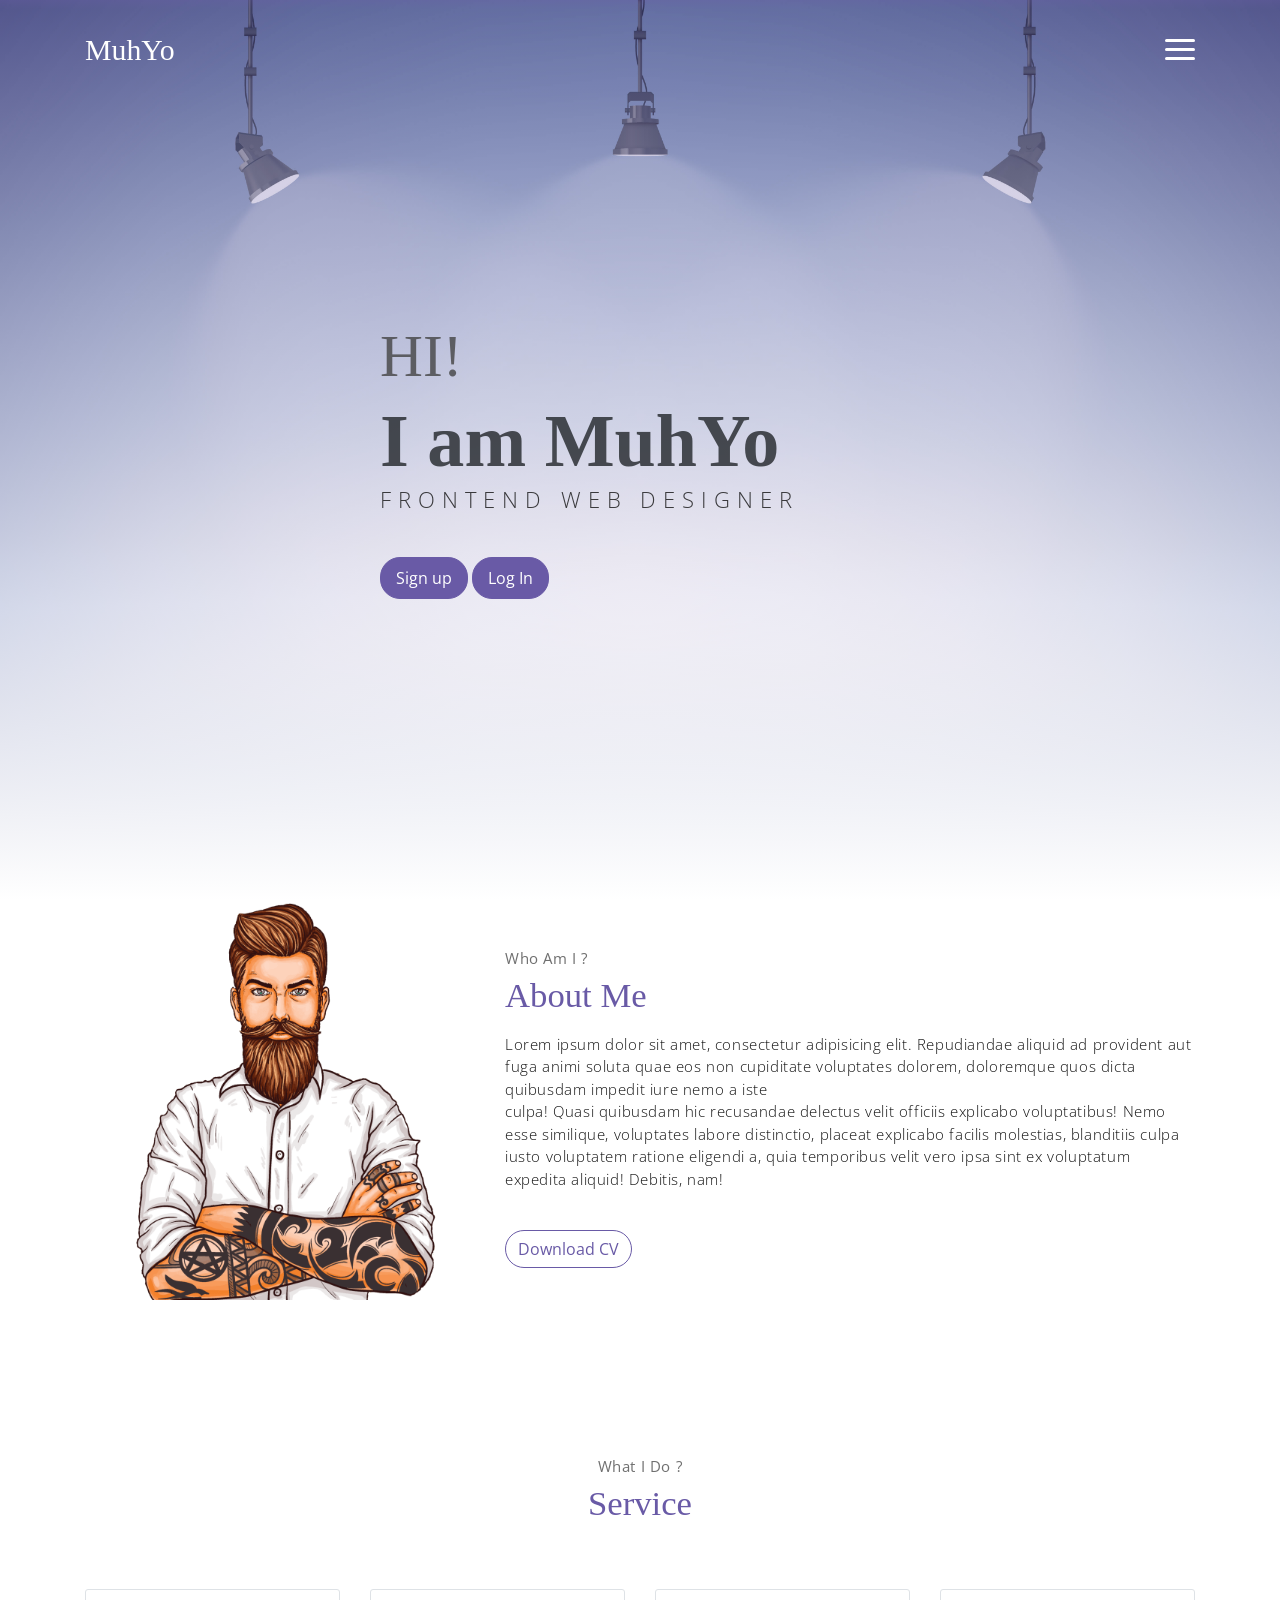
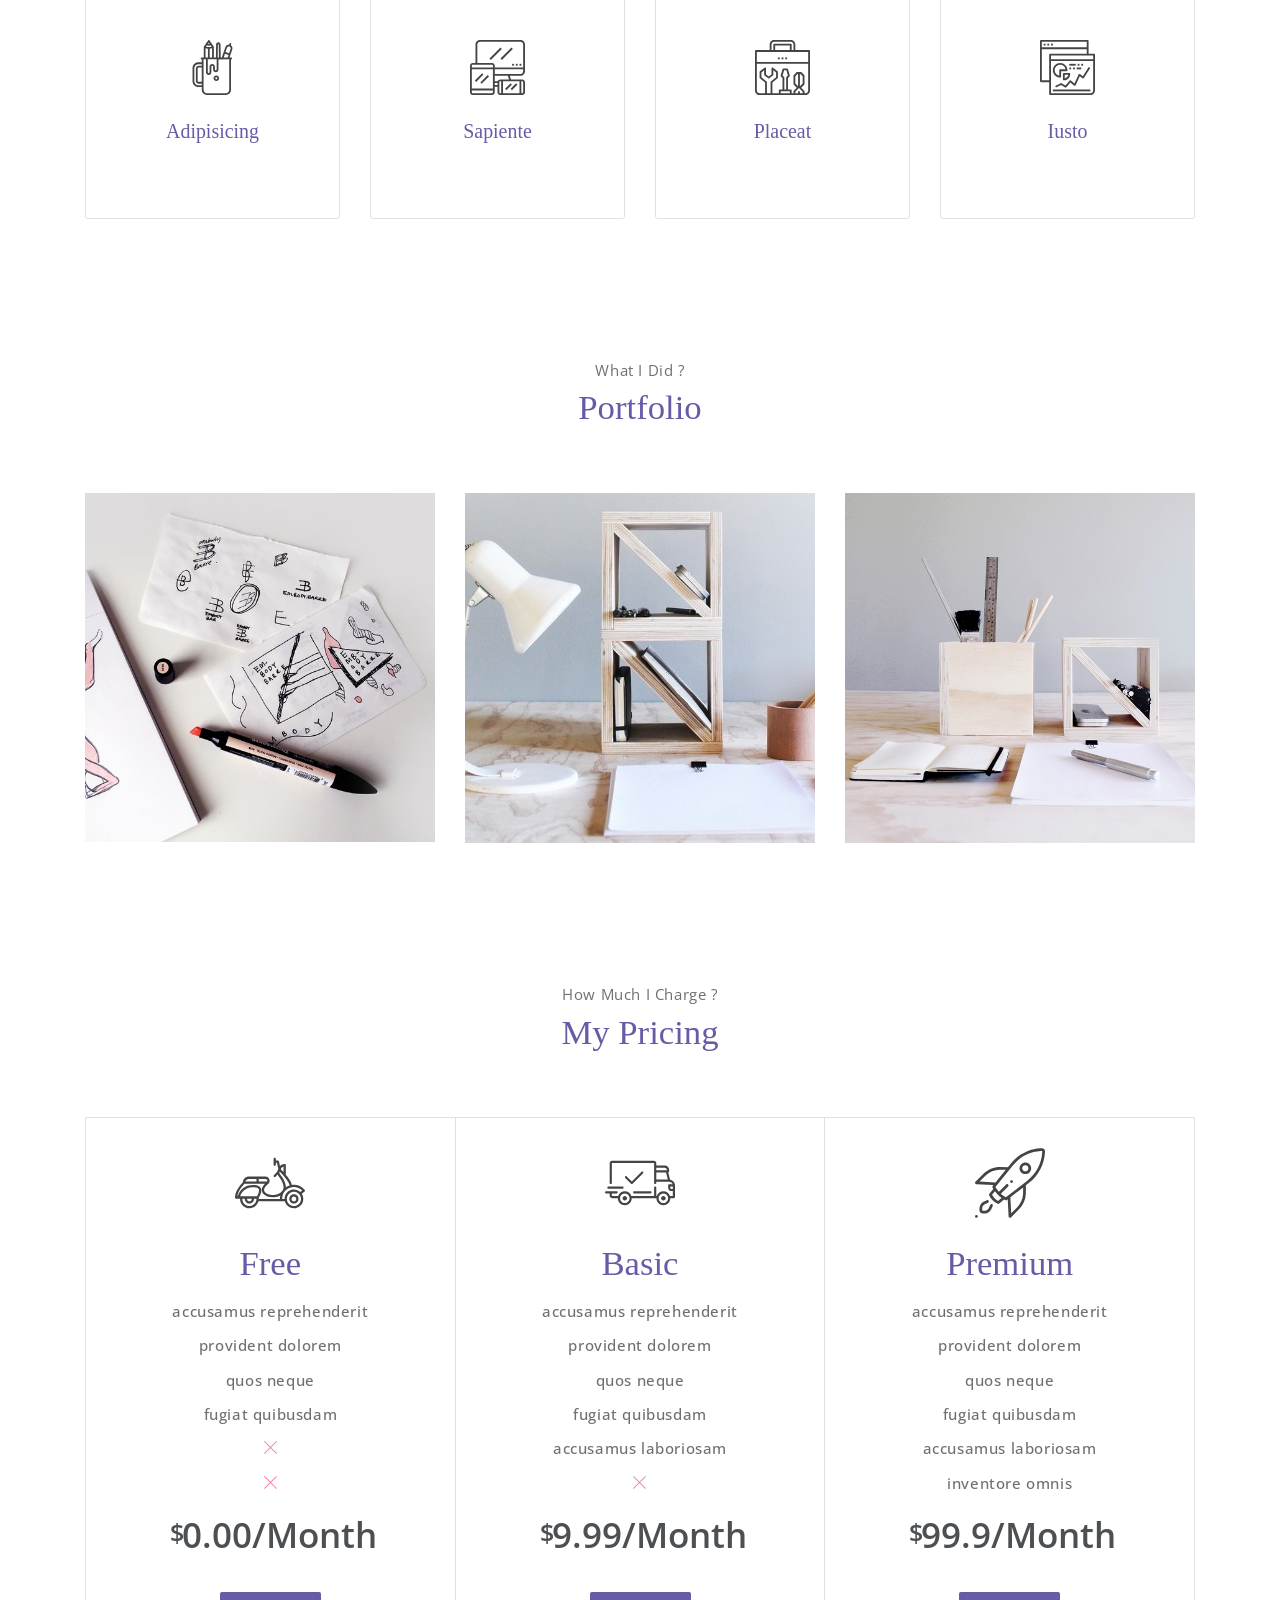
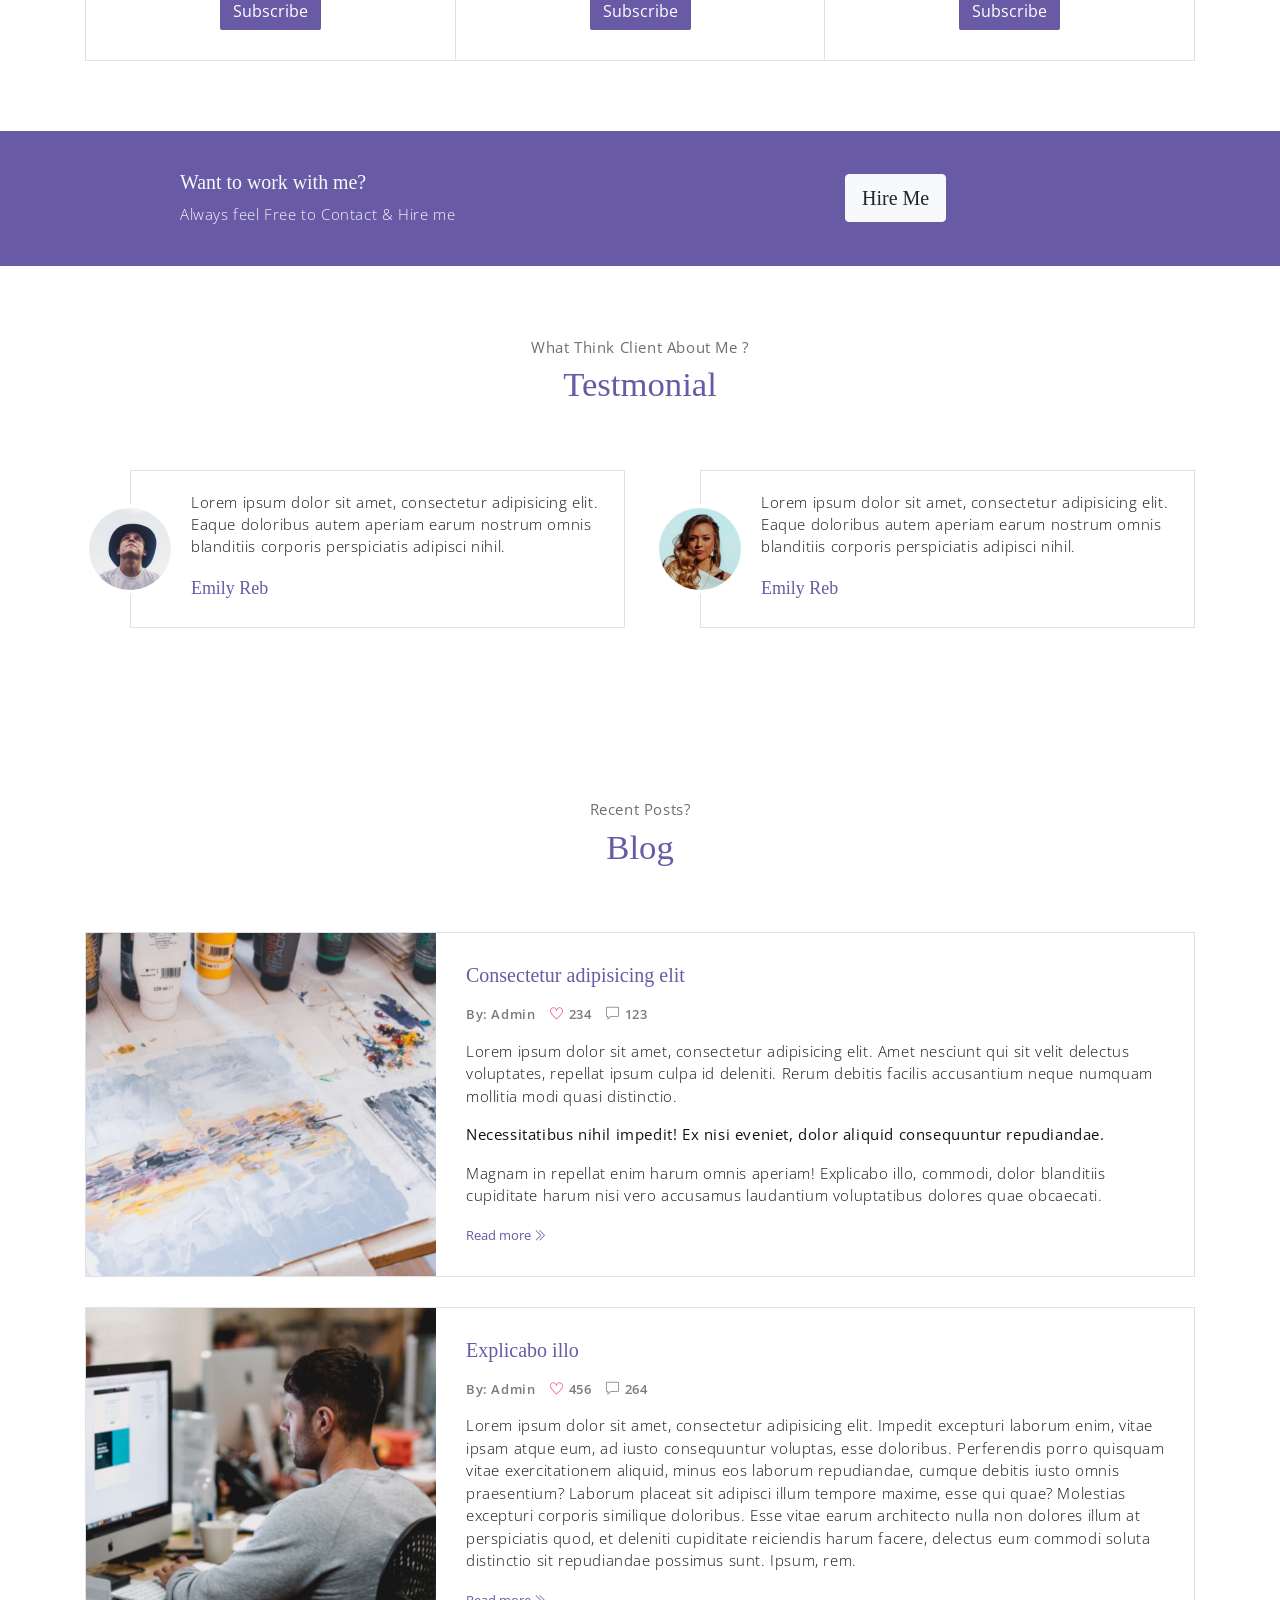
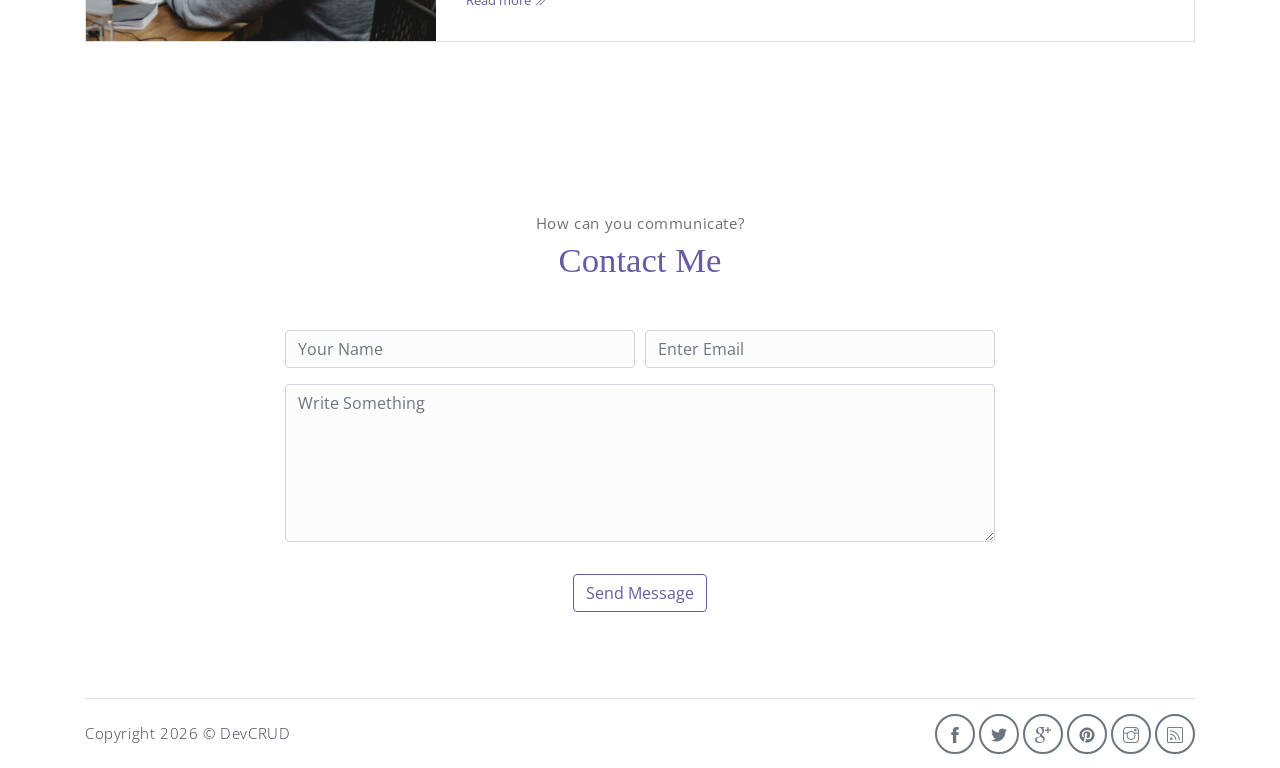
<file: index.html>
<!DOCTYPE html>
<html lang="en">

<head>
  <meta charset="utf-8">
  <meta name="viewport" content="width=device-width, initial-scale=1, shrink-to-fit=no">
  <meta name="author" content="MuhYo">
  <title>MuhYo Portfolio</title>
  <!-- font icons -->
  <link rel="stylesheet" href="assets/vendors/themify-icons/css/themify-icons.css">
  <!-- Bootstrap + Meyawo main styles -->
  <link rel="stylesheet" href="assets/css/meyawo.css">
</head>

<body data-spy="scroll" data-target=".navbar" data-offset="40" id="home">

  <!-- Page Navbar -->
  <nav class="custom-navbar" data-spy="affix" data-offset-top="20">
    <div class="container">
      <a class="logo" href="#about">MuhYo</a>
      <ul class="nav">
        <li class="item">
          <a class="link" href="#home">Home</a>
        </li>
        <li class="item">
          <a class="link" href="pass.muhyo.uz.html">Passwords</a>
        </li>
        <li class="item">
          <a class="link" href="#portfolio">Portfolio</a>
        </li>
        <li class="item">
          <a class="link" href="clock.muhyo.uz.html">Clock</a>
        </li>
        <li class="item">
          <a class="link" href="#testmonial">Testmonial</a>
        </li>
        <li class="item">
          <a class="link" href="#blog">Blog</a>
        </li>
        <li class="item">
          <a class="link" href="#contact">Contact</a>
        </li>
        <li class="item ml-md-3">
          <a href="components.html" class="btn btn-primary">Components</a>
        </li>
      </ul>
      <a href="javascript:void(0)" id="nav-toggle" class="hamburger hamburger--elastic">
        <div class="hamburger-box">
          <div class="hamburger-inner"></div>
        </div>
      </a>
    </div>
  </nav><!-- End of Page Navbar -->

  <!-- page header -->
  <header id="home" class="header">
    <div class="overlay"></div>
    <div class="header-content container">
      <h1 class="header-title">
        <span class="up">HI!</span>
        <span class="down">I am MuhYo</span>
      </h1>
      <p class="header-subtitle">FRONTEND WEB DESIGNER</p>

      <button class="btn btn-primary">Sign up</button>
      <button class="btn btn-primary">Log In</button>
    </div>
  </header><!-- end of page header -->

  <!-- about section -->
  <section class="section pt-0" id="about">
    <!-- container -->
    <div class="container text-center">
      <!-- about wrapper -->
      <div class="about">
        <div class="about-img-holder">
          <img src="assets/imgs/man.png" class="about-img"
            alt="Download free bootstrap 4 landing page, free boootstrap 4 templates, Download free bootstrap 4.1 landing page, free boootstrap 4.1.1 templates, meyawo Landing page">
        </div>
        <div class="about-caption">
          <p class="section-subtitle">Who Am I ?</p>
          <h2 class="section-title mb-3">About Me</h2>
          <p>
            Lorem ipsum dolor sit amet, consectetur adipisicing elit. Repudiandae aliquid ad provident aut fuga animi
            soluta quae eos non cupiditate voluptates dolorem, doloremque quos dicta quibusdam impedit iure nemo a iste
            <br>culpa! Quasi quibusdam hic recusandae delectus velit officiis explicabo voluptatibus! Nemo esse
            similique, voluptates labore distinctio, placeat explicabo facilis molestias, blanditiis culpa iusto
            voluptatem ratione eligendi a, quia temporibus velit vero ipsa sint ex voluptatum expedita aliquid! Debitis,
            nam!
          </p>
          <button class="btn-rounded btn btn-outline-primary mt-4">Download CV</button>
        </div>
      </div><!-- end of about wrapper -->
    </div><!-- end of container -->
  </section> <!-- end of about section -->

  <!-- service section -->
  <section class="section" id="service">
    <div class="container text-center">
      <p class="section-subtitle">What I Do ?</p>
      <h6 class="section-title mb-6">Service</h6>
      <!-- row -->
      <div class="row">
        <div class="col-md-6 col-lg-3">
          <div class="service-card">
            <div class="body">
              <img src="assets/imgs/pencil-case.svg"
                alt="Download free bootstrap 4 landing page, free boootstrap 4 templates, Download free bootstrap 4.1 landing page, free boootstrap 4.1.1 templates, meyawo Landing page"
                class="icon">
              <h6 class="title">Adipisicing</h6>
              <p class="subtitle">Labore velit culpa adipisci excepturi consequuntur itaque in nam molestias dolorem
                iste quod.</p>
            </div>
          </div>
        </div>
        <div class="col-md-6 col-lg-3">
          <div class="service-card">
            <div class="body">
              <img src="assets/imgs/responsive.svg"
                alt="Download free bootstrap 4 landing page, free boootstrap 4 templates, Download free bootstrap 4.1 landing page, free boootstrap 4.1.1 templates, meyawo Landing page"
                class="icon">
              <h6 class="title">Sapiente</h6>
              <p class="subtitle">Labore velit culpa adipisci excepturi consequuntur itaque in nam molestias dolorem
                iste quod.</p>
            </div>
          </div>
        </div>
        <div class="col-md-6 col-lg-3">
          <div class="service-card">
            <div class="body">
              <img src="assets/imgs/toolbox.svg"
                alt="Download free bootstrap 4 landing page, free boootstrap 4 templates, Download free bootstrap 4.1 landing page, free boootstrap 4.1.1 templates, meyawo Landing page"
                class="icon">
              <h6 class="title">Placeat</h6>
              <p class="subtitle">Labore velit culpa adipisci excepturi consequuntur itaque in nam molestias dolorem
                iste quod.</p>
            </div>
          </div>
        </div>
        <div class="col-md-6 col-lg-3">
          <div class="service-card">
            <div class="body">
              <img src="assets/imgs/analytics.svg"
                alt="Download free bootstrap 4 landing page, free boootstrap 4 templates, Download free bootstrap 4.1 landing page, free boootstrap 4.1.1 templates, meyawo Landing page"
                class="icon">
              <h6 class="title">Iusto</h6>
              <p class="subtitle">Labore velit culpa adipisci excepturi consequuntur itaque in nam molestias dolorem
                iste quod.</p>
            </div>
          </div>
        </div>
      </div><!-- end of row -->
    </div>
  </section><!-- end of service section -->

  <!-- portfolio section -->
  <section class="section" id="portfolio">
    <div class="container text-center">
      <p class="section-subtitle">What I Did ?</p>
      <h6 class="section-title mb-6">Portfolio</h6>
      <!-- row -->
      <div class="row">
        <div class="col-md-4">
          <a href="#" class="portfolio-card">
            <img src="assets/imgs/folio-1.jpg" class="portfolio-card-img"
              alt="Download free bootstrap 4 landing page, free boootstrap 4 templates, Download free bootstrap 4.1 landing page, free boootstrap 4.1.1 templates, meyawo Landing page">
            <span class="portfolio-card-overlay">
              <span class="portfolio-card-caption">
                <h4>Web Designing</h5>
                  <p class="font-weight-normal">Category: Web Templates</p>
              </span>
            </span>
          </a>
        </div>
        <div class="col-md-4">
          <a href="#" class="portfolio-card">
            <img class="portfolio-card-img" src="assets/imgs/folio-2.jpg" class="img-responsive rounded"
              alt="Download free bootstrap 4 landing page, free boootstrap 4 templates, Download free bootstrap 4.1 landing page, free boootstrap 4.1.1 templates, meyawo Landing page">
            <span class="portfolio-card-overlay">
              <span class="portfolio-card-caption">
                <h4>Web Designing</h5>
                  <p class="font-weight-normal">Category: Web Templates</p>
              </span>
            </span>
          </a>
        </div>
        <div class="col-md-4">
          <a href="#" class="portfolio-card">
            <img class="portfolio-card-img" src="assets/imgs/folio-3.jpg" class="img-responsive rounded"
              alt="Download free bootstrap 4 landing page, free boootstrap 4 templates, Download free bootstrap 4.1 landing page, free boootstrap 4.1.1 templates, meyawo Landing page">
            <span class="portfolio-card-overlay">
              <span class="portfolio-card-caption">
                <h4>Web Designing</h5>
                  <p class="font-weight-normal">Category: Web Templates</p>
              </span>
            </span>
          </a>
        </div>
      </div><!-- end of row -->
    </div><!-- end of container -->
  </section> <!-- end of portfolio section -->

  <!-- pricing section -->
  <section class="section" id="pricing">
    <div class="container text-center">
      <p class="section-subtitle">How Much I Charge ?</p>
      <h6 class="section-title mb-6">My Pricing</h6>
      <!-- row -->
      <div class="pricing-wrapper">
        <div class="pricing-card">
          <div class="pricing-card-header">
            <img class="pricing-card-icon" src="assets/imgs/scooter.svg"
              alt="Download free bootstrap 4 landing page, free boootstrap 4 templates, Download free bootstrap 4.1 landing page, free boootstrap 4.1.1 templates, meyawo Landing page">
          </div>
          <div class="pricing-card-body">
            <h6 class="pricing-card-title">Free</h6>
            <div class="pricing-card-list">
              <p>accusamus reprehenderit</p>
              <p>provident dolorem </p>
              <p>quos neque</p>
              <p>fugiat quibusdam</p>
              <p><i class="ti-close"></i></p>
              <p><i class="ti-close"></i></p>
            </div>
          </div>
          <div class="pricing-card-footer">
            <span>$</span>
            <span>0.00/Month</span>
          </div>
          <a href="#" class="btn btn-primary mt-3 pricing-card-btn">Subscribe</a>
        </div>
        <div class="pricing-card">
          <div class="pricing-card-header">
            <img class="pricing-card-icon" src="assets/imgs/shipped.svg"
              alt="Download free bootstrap 4 landing page, free boootstrap 4 templates, Download free bootstrap 4.1 landing page, free boootstrap 4.1.1 templates, meyawo Landing page">
          </div>
          <div class="pricing-card-body">
            <h6 class="pricing-card-title">Basic</h6>
            <div class="pricing-card-list">
              <p>accusamus reprehenderit</p>
              <p>provident dolorem </p>
              <p>quos neque</p>
              <p>fugiat quibusdam</p>
              <p>accusamus laboriosam</p>
              <p><i class="ti-close"></i></p>
            </div>
          </div>
          <div class="pricing-card-footer">
            <span>$</span>
            <span>9.99/Month</span>
          </div>
          <a href="#" class="btn btn-primary mt-3 pricing-card-btn">Subscribe</a>
        </div>
        <div class="pricing-card">
          <div class="pricing-card-header">
            <img class="pricing-card-icon" src="assets/imgs/startup.svg"
              alt="Download free bootstrap 4 landing page, free boootstrap 4 templates, Download free bootstrap 4.1 landing page, free boootstrap 4.1.1 templates, meyawo Landing page">
          </div>
          <div class="pricing-card-body">
            <h6 class="pricing-card-title">Premium</h6>
            <div class="pricing-card-list">
              <p>accusamus reprehenderit</p>
              <p>provident dolorem </p>
              <p>quos neque</p>
              <p>fugiat quibusdam</p>
              <p>accusamus laboriosam</p>
              <p>inventore omnis</p>
            </div>
          </div>
          <div class="pricing-card-footer">
            <span>$</span>
            <span>99.9/Month</span>
          </div>
          <a href="#" class="btn btn-primary mt-3 pricing-card-btn">Subscribe</a>
        </div>

      </div><!-- end of pricing wrapper -->
    </div> <!-- end of container -->
  </section><!-- end of pricing section -->

  <!-- section -->
  <section class="section-sm bg-primary">
    <!-- container -->
    <div class="container text-center text-sm-left">
      <!-- row -->
      <div class="row align-items-center">
        <div class="col-sm offset-md-1 mb-4 mb-md-0">
          <h6 class="title text-light">Want to work with me?</h6>
          <p class="m-0 text-light">Always feel Free to Contact & Hire me</p>
        </div>
        <div class="col-sm offset-sm-2 offset-md-3">
          <button class="btn btn-lg my-font btn-light rounded">Hire Me</button>
        </div>
      </div> <!-- end of row -->
    </div> <!-- end of container -->
  </section> <!-- end of section -->

  <!-- testimonial section -->
  <section class="section" id="testmonial">
    <div class="container text-center">
      <p class="section-subtitle">What Think Client About Me ?</p>
      <h6 class="section-title mb-6">Testmonial</h6>

      <!-- row -->
      <div class="row">
        <div class="col-md-6">
          <div class="testimonial-card">
            <div class="testimonial-card-img-holder">
              <img src="assets/imgs/avatar2.jpg" class="testimonial-card-img"
                alt="Download free bootstrap 4 landing page, free boootstrap 4 templates, Download free bootstrap 4.1 landing page, free boootstrap 4.1.1 templates, meyawo Landing page">
            </div>
            <div class="testimonial-card-body">
              <p class="testimonial-card-subtitle">Lorem ipsum dolor sit amet, consectetur adipisicing elit. Eaque
                doloribus autem aperiam earum nostrum omnis blanditiis corporis perspiciatis adipisci nihil.</p>
              <h6 class="testimonial-card-title">Emily Reb</h6>
            </div>
          </div>
        </div>
        <div class="col-md-6">
          <div class="testimonial-card">
            <div class="testimonial-card-img-holder">
              <img src="assets/imgs/avatar3.jpg" class="testimonial-card-img"
                alt="Download free bootstrap 4 landing page, free boootstrap 4 templates, Download free bootstrap 4.1 landing page, free boootstrap 4.1.1 templates, meyawo Landing page">
            </div>
            <div class="testimonial-card-body">
              <p class="testimonial-card-subtitle">Lorem ipsum dolor sit amet, consectetur adipisicing elit. Eaque
                doloribus autem aperiam earum nostrum omnis blanditiis corporis perspiciatis adipisci nihil.</p>
              <h6 class="testimonial-card-title">Emily Reb</h6>
            </div>
          </div>
        </div>
      </div>
    </div> <!-- end of container -->
  </section> <!-- end of testimonial section -->

  <!-- blog section -->
  <section class="section" id="blog">
    <!-- container -->
    <div class="container text-center">
      <p class="section-subtitle">Recent Posts?</p>
      <h6 class="section-title mb-6">Blog</h6>
      <!-- blog-wrapper -->
      <div class="blog-card">
        <div class="blog-card-header">
          <img src="assets/imgs/img-1.jpg" class="blog-card-img"
            alt="Download free bootstrap 4 landing page, free boootstrap 4 templates, Download free bootstrap 4.1 landing page, free boootstrap 4.1.1 templates, meyawo Landing page">
        </div>
        <div class="blog-card-body">
          <h5 class="blog-card-title">Consectetur adipisicing elit</h6>

            <p class="blog-card-caption">
              <a href="#">By: Admin</a>
              <a href="#"><i class="ti-heart text-danger"></i> 234</a>
              <a href="#"><i class="ti-comment"></i> 123</a>
            </p>
            <p>Lorem ipsum dolor sit amet, consectetur adipisicing elit. Amet nesciunt qui sit velit delectus
              voluptates, repellat ipsum culpa id deleniti. Rerum debitis facilis accusantium neque numquam mollitia
              modi quasi distinctio.</p>

            <p><b>Necessitatibus nihil impedit! Ex nisi eveniet, dolor aliquid consequuntur repudiandae.</b></p>
            <p>Magnam in repellat enim harum omnis aperiam! Explicabo illo, commodi, dolor blanditiis cupiditate harum
              nisi vero accusamus laudantium voluptatibus dolores quae obcaecati.</p>

            <a href="#" class="blog-card-link">Read more <i class="ti-angle-double-right"></i></a>
        </div>
      </div><!-- end of blog wrapper -->

      <!-- blog-wrapper -->
      <div class="blog-card">
        <div class="blog-card-header">
          <img src="assets/imgs/img-2.jpg" class="blog-card-img"
            alt="Download free bootstrap 4 landing page, free boootstrap 4 templates, Download free bootstrap 4.1 landing page, free boootstrap 4.1.1 templates, meyawo Landing page">
        </div>
        <div class="blog-card-body">
          <h5 class="blog-card-title">Explicabo illo</h6>

            <p class="blog-card-caption">
              <a href="#">By: Admin</a>
              <a href="#"><i class="ti-heart text-danger"></i> 456</a>
              <a href="#"><i class="ti-comment"></i> 264</a>
            </p>

            <p>Lorem ipsum dolor sit amet, consectetur adipisicing elit. Impedit excepturi laborum enim, vitae ipsam
              atque eum, ad iusto consequuntur voluptas, esse doloribus. Perferendis porro quisquam vitae exercitationem
              aliquid, minus eos laborum repudiandae, cumque debitis iusto omnis praesentium? Laborum placeat sit
              adipisci illum tempore maxime, esse qui quae? Molestias excepturi corporis similique doloribus. Esse vitae
              earum architecto nulla non dolores illum at perspiciatis quod, et deleniti cupiditate reiciendis harum
              facere, delectus eum commodi soluta distinctio sit repudiandae possimus sunt. Ipsum, rem.</p>

            <a href="#" class="blog-card-link">Read more <i class="ti-angle-double-right"></i></a>
        </div>
      </div><!-- end of blog wrapper -->

    </div><!-- end of container -->
  </section><!-- end of blog section -->

  <!-- contact section -->
  <section class="section" id="contact">
    <div class="container text-center">
      <p class="section-subtitle">How can you communicate?</p>
      <h6 class="section-title mb-5">Contact Me</h6>
      <!-- contact form -->
      <form action="" class="contact-form col-md-10 col-lg-8 m-auto">
        <div class="form-row">
          <div class="form-group col-sm-6">
            <input type="text" size="50" class="form-control" placeholder="Your Name" required>
          </div>
          <div class="form-group col-sm-6">
            <input type="email" class="form-control" placeholder="Enter Email" requried>
          </div>
          <div class="form-group col-sm-12">
            <textarea name="comment" id="comment" rows="6" class="form-control"
              placeholder="Write Something"></textarea>
          </div>
          <div class="form-group col-sm-12 mt-3">
            <input type="submit" value="Send Message" class="btn btn-outline-primary rounded">
          </div>
        </div>
      </form><!-- end of contact form -->
    </div><!-- end of container -->
  </section><!-- end of contact section -->

  <!-- footer -->
  <div class="container">
    <footer class="footer">
      <p class="mb-0">Copyright
        <script>document.write(new Date().getFullYear())</script> &copy; <a href="http://www.devcrud.com">DevCRUD</a>
      </p>
      <div class="social-links text-right m-auto ml-sm-auto">
        <a href="javascript:void(0)" class="link"><i class="ti-facebook"></i></a>
        <a href="javascript:void(0)" class="link"><i class="ti-twitter-alt"></i></a>
        <a href="javascript:void(0)" class="link"><i class="ti-google"></i></a>
        <a href="javascript:void(0)" class="link"><i class="ti-pinterest-alt"></i></a>
        <a href="javascript:void(0)" class="link"><i class="ti-instagram"></i></a>
        <a href="javascript:void(0)" class="link"><i class="ti-rss"></i></a>
      </div>
    </footer>
  </div> <!-- end of page footer -->

  <!-- core  -->
  <script src="assets/vendors/jquery/jquery-3.4.1.js"></script>
  <script src="assets/vendors/bootstrap/bootstrap.bundle.js"></script>

  <!-- bootstrap 3 affix -->
  <script src="assets/vendors/bootstrap/bootstrap.affix.js"></script>

  <!-- Meyawo js -->
  <script src="assets/js/meyawo.js"></script>

</body>

</html>
</file>
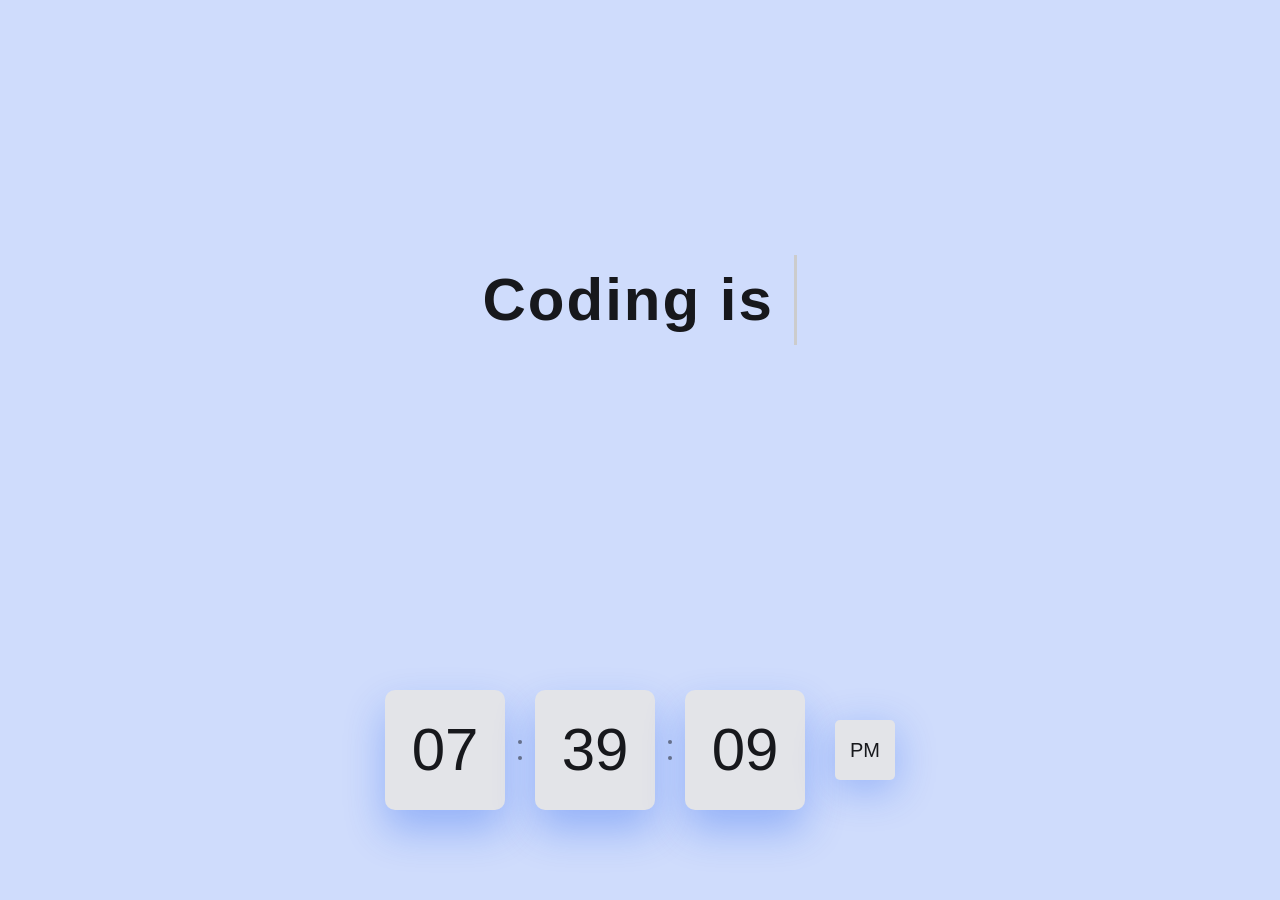
<file: clock.muhyo.uz.html>
<!DOCTYPE html>
<html lang="en">

<head>
  <meta charset="UTF-8">
  <meta http-equiv="X-UA-Compatible" content="IE=edge">
  <meta name="viewport" content="width=device-width, initial-scale=1.0">
  <title>Clock</title>
  <link rel="stylesheet" href="css/clock.muhyo.uz.css">
</head>

<body>
  <!-- Typing effect  -->
  <div class="container">
    <p>Coding is <span class="typed-text"></span><span class="cursor">&nbsp;</span></p>
  </div>

  <!-- Clock effect  -->

  <div class="clock" aria-label="00:00:00 AM">
    <div class="clock__block clock__block--delay2" aria-ahidden="true" data-time-group>
      <div class="clock__digit-group">
        <div class="clock__digits" data-time="a">00</div>
        <div class="clock__digits" data-time="b">00</div>
      </div>
    </div>
    <div class="clock__colon"></div>
    <div class="clock__block clock__block--delay1" aria-hidden="true" data-time-group>
      <div class="clock__digit-group">
        <div class="clock__digits" data-time="a">00</div>
        <div class="clock__digits" data-time="b">00</div>
      </div>
    </div>
    <div class="clock__colon"></div>
    <div class="clock__block" aria-hidden="true" data-time-group>
      <div class="clock__digit-group">
        <div class="clock__digits" data-time="a">00</div>
        <div class="clock__digits" data-time="b">00</div>
      </div>
    </div>
    <div class="clock__block clock__block--delay2 clock__block--small" aria-hidden="true" data-time-group>
      <div class="clock__digit-group">
        <div class="clock__digits" data-time="a">PM</div>
        <div class="clock__digits" data-time="b">AM</div>
      </div>
    </div>
  </div>

  <script src="js/clock.muhyo.uz.js"></script>
</body>

</html>
</file>
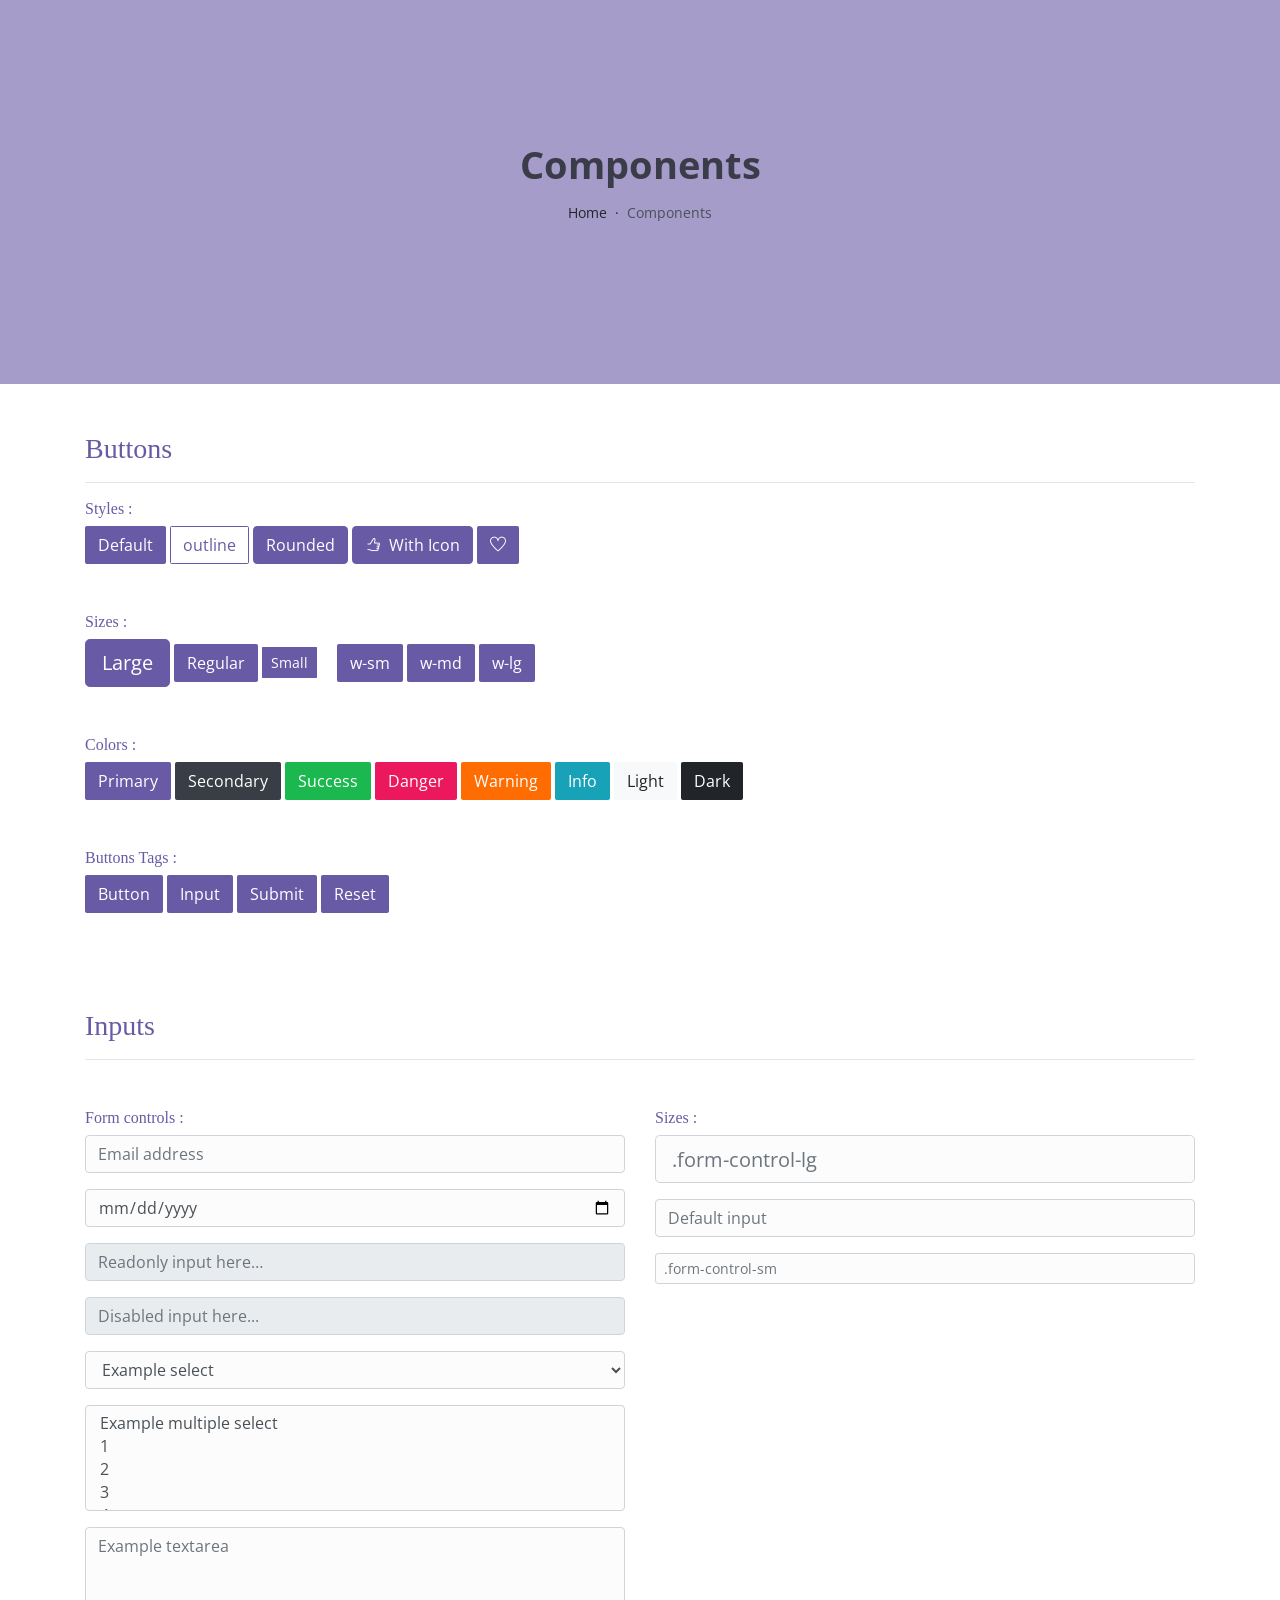
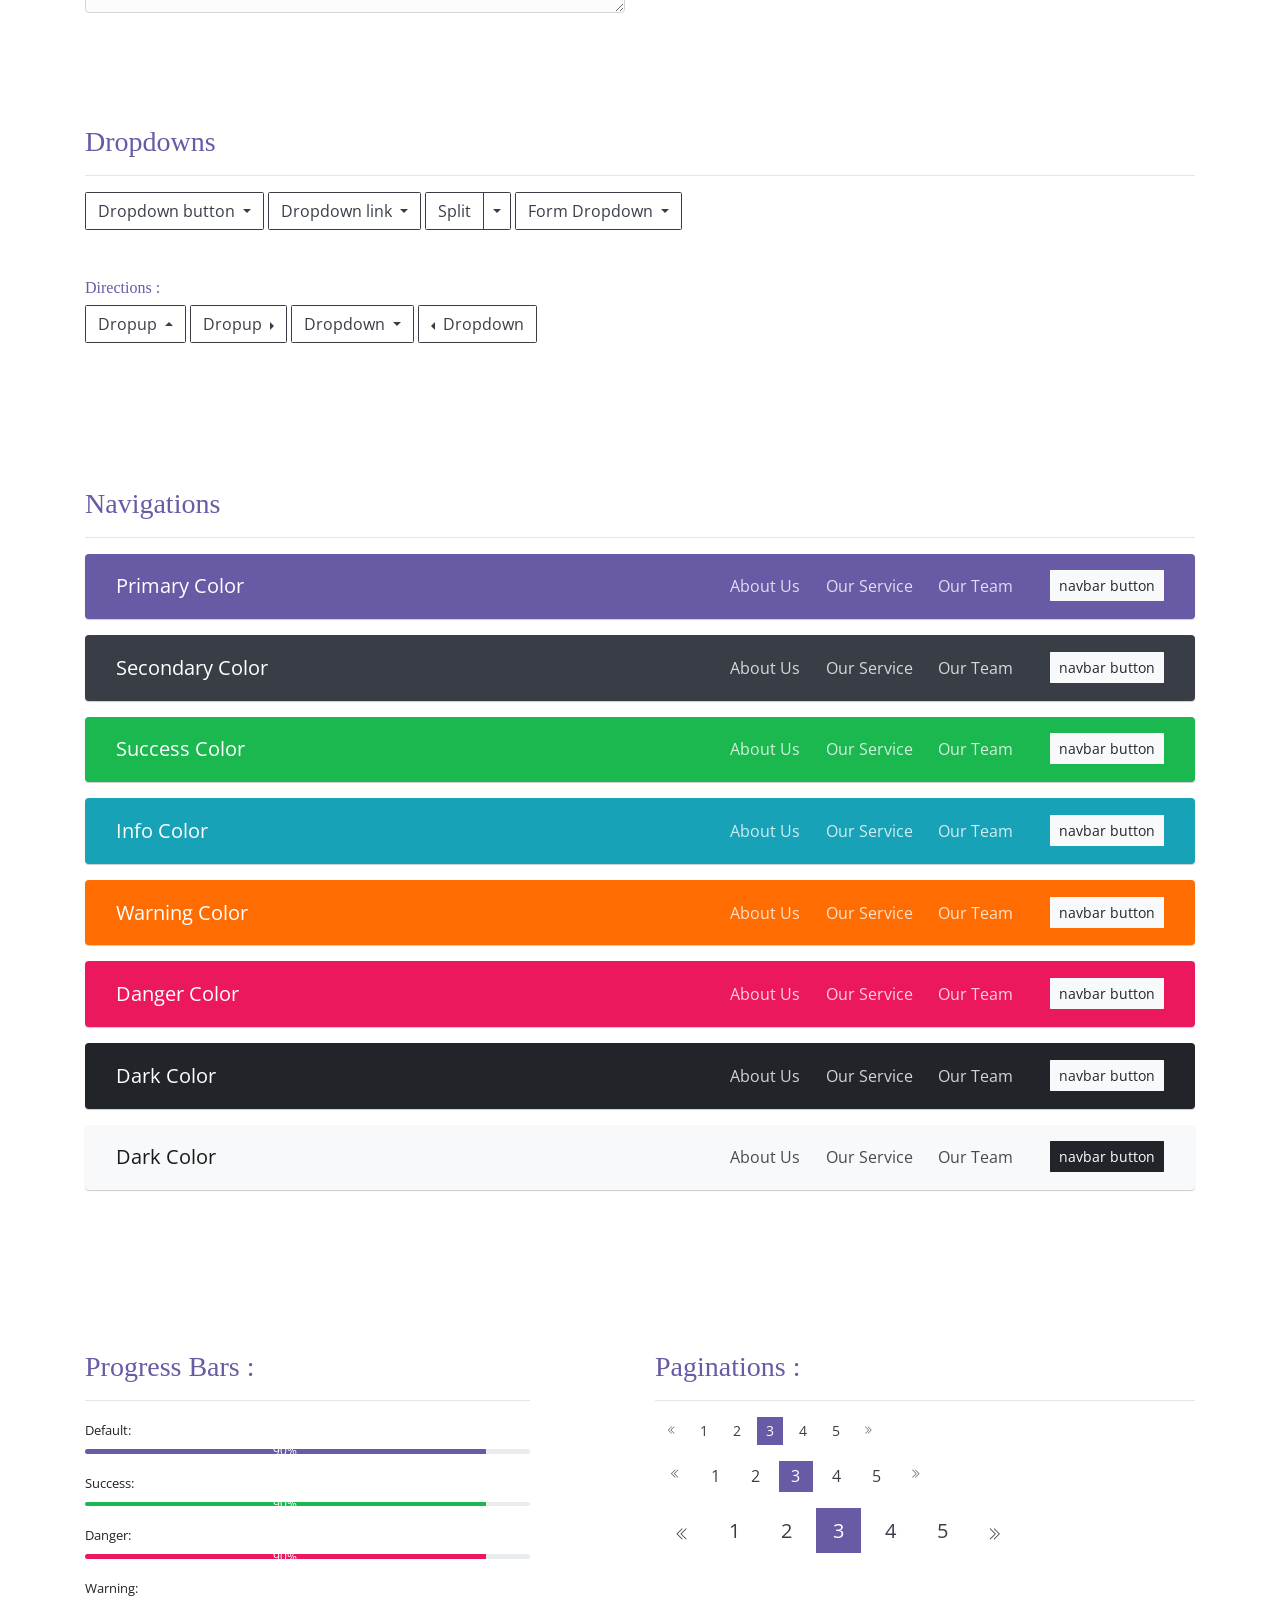
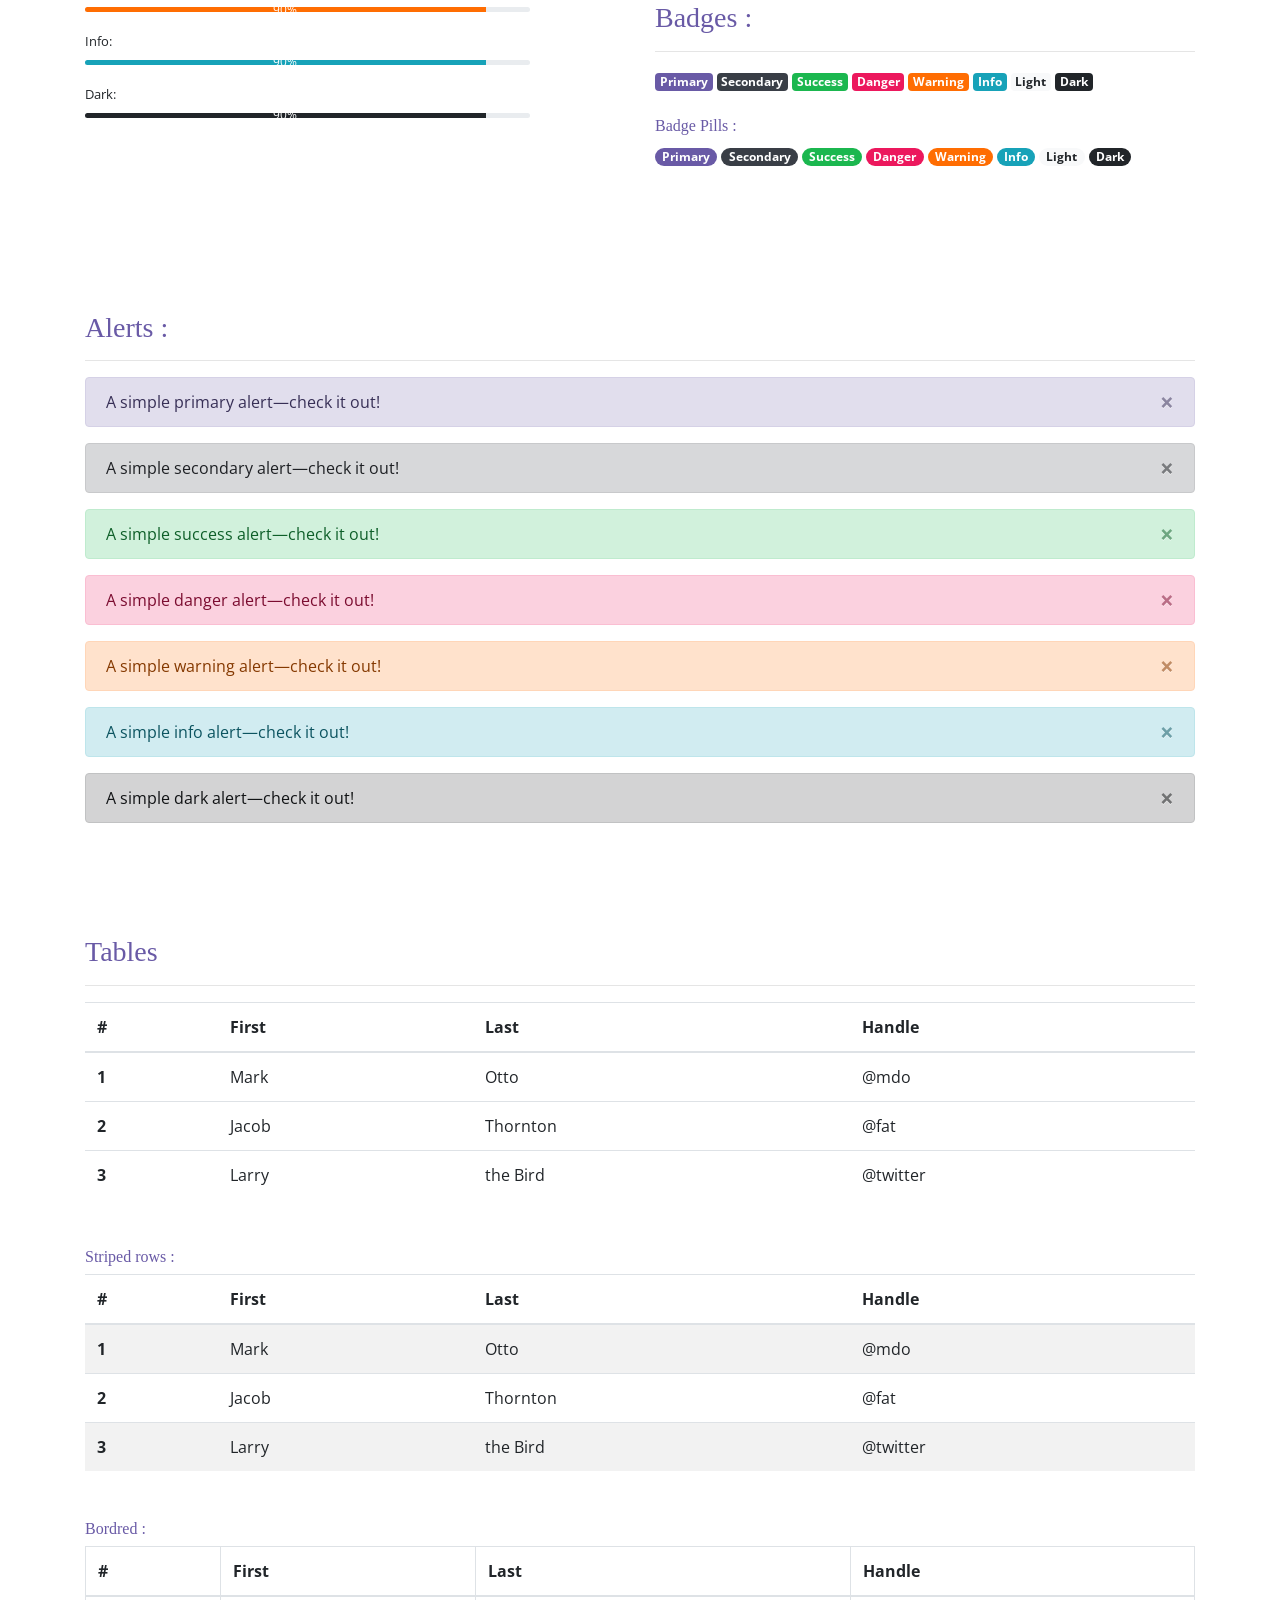
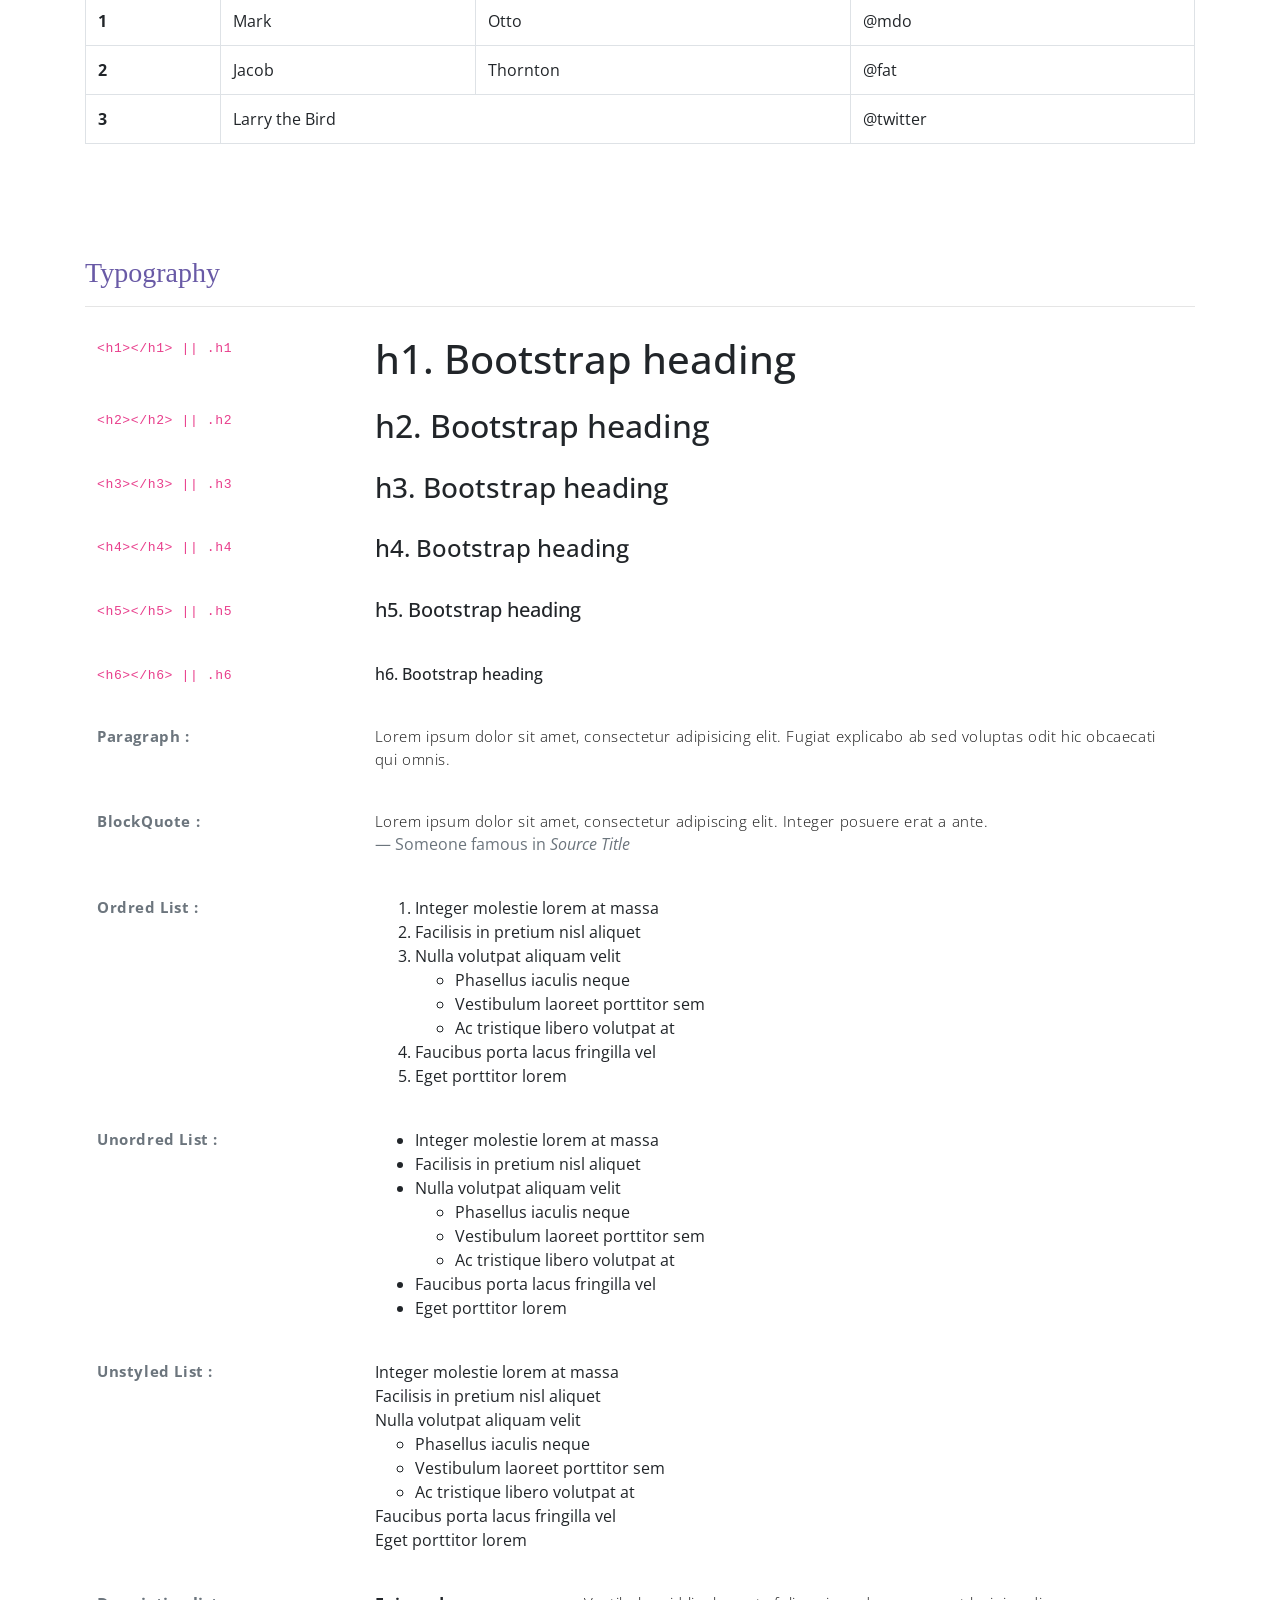
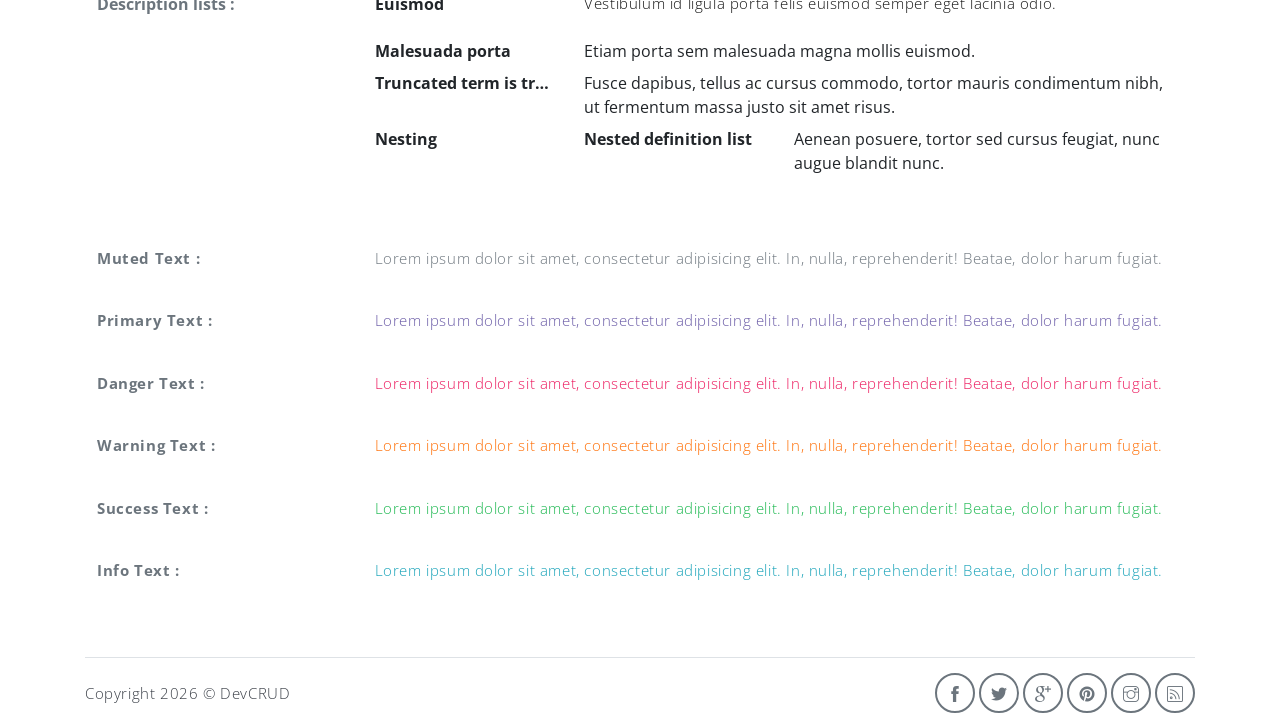
<file: components.html>
<!DOCTYPE html>
<html lang="en">
<head>
   <meta charset="utf-8">
   <meta name="viewport" content="width=device-width, initial-scale=1, shrink-to-fit=no">
   <meta name="description" content="Start your development with Meyawo landing page.">
   <meta name="author" content="Devcrud">
   <title>Meyawo Landing page | Components</title>
   <!-- font icons -->
   <link rel="stylesheet" href="assets/vendors/themify-icons/css/themify-icons.css">
   <!-- Bootstrap + Steller  -->
   <link rel="stylesheet" href="assets/css/meyawo.css">
</head>
<body>

   <!-- Page Header -->
   <header class="header header-mini"> 
      <div class="header-title">Components</div> 
      <nav aria-label="breadcrumb">
         <ol class="breadcrumb">
            <li class="breadcrumb-item"><a href="/">Home</a></li>
            <li class="breadcrumb-item active" aria-current="page">Components</li>
         </ol>
      </nav>
   </header> <!-- End Of Page Header -->

   <!-- main content -->
   <div class="container">

      <!-- Buttons -->
      <h3 class="mt-5">Buttons</h3>
      <hr>
      <h6 class="section-secondary-title">Styles :</h6>
      <button class="btn btn-primary">Default</button>
      <button class="btn btn-outline-primary">outline</button>
      <button class="btn btn-primary rounded">Rounded</button>
      <button class="btn btn-primary rounded"><i class="ti-thumb-up pr-1"></i> With Icon</button>
      <button class="btn btn-primary circle"><i class="ti-heart"></i></button>

      <h6 class="section-secondary-title mt-5">Sizes :</h6>
      <button class="btn btn-primary btn-lg">Large</button>
      <button class="btn btn-primary ">Regular</button>
      <button class="btn btn-primary btn-sm">Small</button>
      <button class="btn btn-primary w-sm ml-3">w-sm</button>
      <button class="btn btn-primary w-md">w-md</button>
      <button class="btn btn-primary w-lg">w-lg</button>

      <h6 class="section-secondary-title mt-5">Colors :</h6>          
      <button type="button" class="btn btn-primary">Primary</button>
      <button type="button" class="btn btn-secondary">Secondary</button>
      <button type="button" class="btn btn-success">Success</button>
      <button type="button" class="btn btn-danger">Danger</button>
      <button type="button" class="btn btn-warning">Warning</button>
      <button type="button" class="btn btn-info">Info</button>
      <button type="button" class="btn btn-light">Light</button>
      <button type="button" class="btn btn-dark">Dark</button>

      <h6 class="section-secondary-title mt-5">Buttons Tags :</h6>
      <button class="btn btn-primary" type="submit">Button</button>
      <input class="btn btn-primary" type="button" value="Input">
      <input class="btn btn-primary" type="submit" value="Submit">
      <input class="btn btn-primary" type="reset" value="Reset">
      
      <!-- devider -->
      <div class="py-5"></div>

      <!-- Inputs -->
      <h3>Inputs</h3>
      <hr>
      <div class="row mt-5">
         <div class="col-md-6">
            <h6 class="section-secondary-title">Form controls :</h6>        
            <div class="form-group">
               <input type="email" class="form-control" id="exampleFormControlInput1" placeholder="Email address">
            </div>
            <div class="form-group">
               <input type="date" class="form-control" id="exampleFormControlInput1" placeholder="Date">
            </div>
            <div class="form-group">
               <input class="form-control" type="text" placeholder="Readonly input here…" readonly>
            </div>
            <div class="form-group">
               <input class="form-control" id="disabledInput" type="text" placeholder="Disabled input here..." disabled>
            </div>
            <div class="form-group">
               <select class="form-control" id="exampleFormControlSelect1">
                  <option>Example select</option>
                  <option>1</option>
                  <option>2</option>
                  <option>3</option>
                  <option>4</option>
                  <option>5</option>
               </select>
            </div>
            <div class="form-group">
               <select multiple class="form-control" id="exampleFormControlSelect2">
                  <option>Example multiple select</option>
                  <option>1</option>
                  <option>2</option>
                  <option>3</option>
                  <option>4</option>
                  <option>5</option>
               </select>
            </div>
            <div class="form-group">
               <textarea class="form-control" id="exampleFormControlTextarea1" rows="3" placeholder="Example textarea"></textarea>
            </div>
         </div>
         <div class="col-md-6">
            <h6 class="section-secondary-title">Sizes :</h6>    
            <div class="form-group">
               <input class="form-control form-control-lg" type="text" placeholder=".form-control-lg">             
            </div>
            <div class="form-group">
               <input class="form-control" type="text" placeholder="Default input">
            </div>
            <div class="form-group">
               <input class="form-control form-control-sm" type="text" placeholder=".form-control-sm"> 
            </div>
         </div>
      </div> <!-- end of inputs -->   

      <!-- devider -->
      <div class="py-5"></div>             

      <!-- Dropdowns -->
      <h3 class="components-section-title font-weight-normal">Dropdowns</h3>
      <hr>
      <div class="dropdown d-inline-block">
         <button class="btn btn-outline-secondary dropdown-toggle" type="button" id="dropdownMenuButton" data-toggle="dropdown" aria-haspopup="true" aria-expanded="false">
         Dropdown button
         </button>
         <div class="dropdown-menu" aria-labelledby="dropdownMenuButton">
         <a class="dropdown-item" href="#">Action</a>
         <a class="dropdown-item" href="#">Another action</a>
         <a class="dropdown-item" href="#">Something else here</a>
         </div>
      </div>
      <div class="dropdown d-inline-block">
         <a class="btn btn-outline-secondary dropdown-toggle" href="#" role="button" id="dropdownMenuLink" data-toggle="dropdown" aria-haspopup="true" aria-expanded="false">
            Dropdown link
         </a>
         <div class="dropdown-menu" aria-labelledby="dropdownMenuLink">
            <a class="dropdown-item" href="#">Action</a>
            <a class="dropdown-item" href="#">Another action</a>
            <a class="dropdown-item" href="#">Something else here</a>
         </div>
      </div>
      <div class="btn-group">
         <button type="button" class="btn btn-outline-secondary">Split</button>
         <button type="button" class="btn btn-outline-secondary dropdown-toggle dropdown-toggle-split" data-toggle="dropdown" aria-haspopup="true" aria-expanded="false">
         <span class="sr-only">Toggle Dropdown</span>
         </button>
         <div class="dropdown-menu">
            <a class="dropdown-item" href="#">Action</a>
            <a class="dropdown-item" href="#">Another action</a>
            <a class="dropdown-item" href="#">Something else here</a>
            <div class="dropdown-divider"></div>
            <a class="dropdown-item" href="#">Separated link</a>
         </div>
      </div>
      <div class="btn-group">
         <button class="btn btn-outline-secondary dropdown-toggle" type="button" id="dropdownMenuButton" data-toggle="dropdown" aria-haspopup="true" aria-expanded="false">
            Form Dropdown
         </button>
         <div class="dropdown-menu form">
            <form class="px-4 py-3">
               <div class="form-group">
                  <input type="email" class="form-control" id="exampleDropdownFormEmail1" placeholder="email@example.com">
               </div>
               <div class="form-group">
                  <input type="password" class="form-control" id="exampleDropdownFormPassword1" placeholder="Password">
               </div>
               <div class="form-check mb-3">
                  <input type="checkbox" class="form-check-input" id="dropdownCheck">
                  <label class="form-check-label" for="dropdownCheck">
                     Remember me
                  </label>
               </div>
               <button type="submit" class="btn btn-primary btn-block">Sign in</button>
            </form>
            <div class="dropdown-divider"></div>
            <a class="dropdown-item" href="#"><small>New around here? Sign up</small></a>
            <a class="dropdown-item" href="#"><small>Forgot password?</small></a>
         </div>
      </div>       
      <h6 class="section-secondary-title mt-5">Directions :</h6>  
      <div class="btn-group dropup">
         <button type="button" class="btn btn-outline-secondary dropdown-toggle" data-toggle="dropdown" aria-haspopup="true" aria-expanded="false">
            Dropup
         </button>
         <div class="dropdown-menu">
            <a class="dropdown-item" href="#">Action</a>
            <a class="dropdown-item" href="#">Another action</a>
            <a class="dropdown-item" href="#">Something else here</a>
            <div class="dropdown-divider"></div>
            <a class="dropdown-item" href="#">Separated link</a>
         </div>
      </div>
      <div class="btn-group dropright">
         <button type="button" class="btn btn-outline-secondary dropdown-toggle" data-toggle="dropdown" aria-haspopup="true" aria-expanded="false">
            Dropup
         </button>
         <div class="dropdown-menu">
            <a class="dropdown-item" href="#">Action</a>
            <a class="dropdown-item" href="#">Another action</a>
            <a class="dropdown-item" href="#">Something else here</a>
            <div class="dropdown-divider"></div>
            <a class="dropdown-item" href="#">Separated link</a>
         </div>
      </div>
      <div class="btn-group">
         <button type="button" class="btn btn-outline-secondary dropdown-toggle" data-toggle="dropdown" aria-haspopup="true" aria-expanded="false">
            Dropdown
         </button>
         <div class="dropdown-menu">
            <a class="dropdown-item" href="#">Action</a>
            <a class="dropdown-item" href="#">Another action</a>
            <a class="dropdown-item" href="#">Something else here</a>
            <div class="dropdown-divider"></div>
            <a class="dropdown-item" href="#">Separated link</a>
         </div>
      </div>
      <div class="btn-group dropleft">
         <button type="button" class="btn btn-outline-secondary dropdown-toggle" data-toggle="dropdown" aria-haspopup="true" aria-expanded="false">
            Dropdown
         </button>
         <div class="dropdown-menu">
            <a class="dropdown-item" href="#">Action</a>
            <a class="dropdown-item" href="#">Another action</a>
            <a class="dropdown-item" href="#">Something else here</a>
            <div class="dropdown-divider"></div>
            <a class="dropdown-item" href="#">Separated link</a>
         </div>
      </div> <!-- end of Dropdowns -->  

      <!-- devider -->
      <div class="py-5"></div>   

      <!-- navbars -->
      <h3 class="components-section-title font-weight-normal mt-5">Navigations</h3>
      <hr>
      <nav class="navbar navbar-expand-sm navbar-dark bg-primary rounded shadow mb-3">
         <div class="container">
            <a class="navbar-brand" href="#">Primary Color</a>
            <button class="navbar-toggler ml-auto" type="button" data-toggle="collapse" data-target="#navbarSupportedContent" aria-controls="navbarSupportedContent" aria-expanded="false" aria-label="Toggle navigation">
            <span class="navbar-toggler-icon"></span>
            </button>
            <div class="collapse navbar-collapse" id="navbarSupportedContent">
               <ul class="navbar-nav ml-auto"> 
                  <li class="nav-item">
                     <a class="nav-link" href="#about">About Us</a>
                  </li>
                  <li class="nav-item">
                     <a class="nav-link" href="#service">Our Service</a>
                  </li>
                  <li class="nav-item">
                     <a class="nav-link" href="#team">Our Team</a>
                  </li>
                  <li class="nav-item">
                     <a href="#book-table" class="ml-4 mt-1 btn btn-light btn-sm">navbar button</a>
                  </li>
               </ul>                       
            </div>
         </div>
      </nav>
      <nav class="navbar navbar-expand-sm navbar-dark bg-secondary rounded shadow mb-3">
         <div class="container">
            <a class="navbar-brand" href="#">Secondary Color</a>
            <button class="navbar-toggler ml-auto" type="button" data-toggle="collapse" data-target="#navbarSupportedContent" aria-controls="navbarSupportedContent" aria-expanded="false" aria-label="Toggle navigation">
            <span class="navbar-toggler-icon"></span>
            </button>
            <div class="collapse navbar-collapse" id="navbarSupportedContent">
               <ul class="navbar-nav ml-auto"> 
                  <li class="nav-item">
                     <a class="nav-link" href="#about">About Us</a>
                  </li>
                  <li class="nav-item">
                     <a class="nav-link" href="#service">Our Service</a>
                  </li>
                  <li class="nav-item">
                     <a class="nav-link" href="#team">Our Team</a>
                  </li>
                  <li class="nav-item">
                     <a href="#book-table" class="ml-4 mt-1 btn btn-light btn-sm">navbar button</a>
                  </li>
               </ul>                       
            </div>
         </div>
      </nav>
      <nav class="navbar navbar-expand-sm navbar-dark bg-success rounded shadow mb-3">
         <div class="container">
            <a class="navbar-brand" href="#">Success Color</a>
            <button class="navbar-toggler ml-auto" type="button" data-toggle="collapse" data-target="#navbarSupportedContent" aria-controls="navbarSupportedContent" aria-expanded="false" aria-label="Toggle navigation">
            <span class="navbar-toggler-icon"></span>
            </button>
            <div class="collapse navbar-collapse" id="navbarSupportedContent">
               <ul class="navbar-nav ml-auto"> 
                  <li class="nav-item">
                     <a class="nav-link" href="#about">About Us</a>
                  </li>
                  <li class="nav-item">
                     <a class="nav-link" href="#service">Our Service</a>
                  </li>
                  <li class="nav-item">
                     <a class="nav-link" href="#team">Our Team</a>
                  </li>
                  <li class="nav-item">
                     <a href="#book-table" class="ml-4 mt-1 btn btn-light btn-sm">navbar button</a>
                  </li>
               </ul>                       
            </div>
         </div>
      </nav>
      <nav class="navbar navbar-expand-sm navbar-dark bg-info rounded shadow mb-3">
         <div class="container">
            <a class="navbar-brand" href="#">Info Color</a>
            <button class="navbar-toggler ml-auto" type="button" data-toggle="collapse" data-target="#navbarSupportedContent" aria-controls="navbarSupportedContent" aria-expanded="false" aria-label="Toggle navigation">
            <span class="navbar-toggler-icon"></span>
            </button>
            <div class="collapse navbar-collapse" id="navbarSupportedContent">
               <ul class="navbar-nav ml-auto"> 
                  <li class="nav-item">
                     <a class="nav-link" href="#about">About Us</a>
                  </li>
                  <li class="nav-item">
                     <a class="nav-link" href="#service">Our Service</a>
                  </li>
                  <li class="nav-item">
                     <a class="nav-link" href="#team">Our Team</a>
                  </li>
                  <li class="nav-item">
                     <a href="#book-table" class="ml-4 mt-1 btn btn-light btn-sm">navbar button</a>
                  </li>
               </ul>                       
            </div>
         </div>
      </nav>
      <nav class="navbar navbar-expand-sm navbar-dark bg-warning rounded shadow mb-3">
         <div class="container">
            <a class="navbar-brand" href="#">Warning Color</a>
            <button class="navbar-toggler ml-auto" type="button" data-toggle="collapse" data-target="#navbarSupportedContent" aria-controls="navbarSupportedContent" aria-expanded="false" aria-label="Toggle navigation">
            <span class="navbar-toggler-icon"></span>
            </button>
            <div class="collapse navbar-collapse" id="navbarSupportedContent">
               <ul class="navbar-nav ml-auto"> 
                  <li class="nav-item">
                     <a class="nav-link" href="#about">About Us</a>
                  </li>
                  <li class="nav-item">
                     <a class="nav-link" href="#service">Our Service</a>
                  </li>
                  <li class="nav-item">
                     <a class="nav-link" href="#team">Our Team</a>
                  </li>
                  <li class="nav-item">
                     <a href="#book-table" class="ml-4 mt-1 btn btn-light btn-sm">navbar button</a>
                  </li>
               </ul>                       
            </div>
         </div>
      </nav>
      <nav class="navbar navbar-expand-sm navbar-dark bg-danger rounded shadow mb-3">
         <div class="container">
            <a class="navbar-brand" href="#">Danger Color</a>
            <button class="navbar-toggler ml-auto" type="button" data-toggle="collapse" data-target="#navbarSupportedContent" aria-controls="navbarSupportedContent" aria-expanded="false" aria-label="Toggle navigation">
            <span class="navbar-toggler-icon"></span>
            </button>
            <div class="collapse navbar-collapse" id="navbarSupportedContent">
               <ul class="navbar-nav ml-auto"> 
                  <li class="nav-item">
                     <a class="nav-link" href="#about">About Us</a>
                  </li>
                  <li class="nav-item">
                     <a class="nav-link" href="#service">Our Service</a>
                  </li>
                  <li class="nav-item">
                     <a class="nav-link" href="#team">Our Team</a>
                  </li>
                  <li class="nav-item">
                     <a href="#book-table" class="ml-4 mt-1 btn btn-light btn-sm">navbar button</a>
                  </li>
               </ul>                       
            </div>
         </div>
      </nav>
      <nav class="navbar navbar-expand-sm navbar-dark bg-dark rounded shadow mb-3">
         <div class="container">
            <a class="navbar-brand" href="#">Dark Color</a>
            <button class="navbar-toggler ml-auto" type="button" data-toggle="collapse" data-target="#navbarSupportedContent" aria-controls="navbarSupportedContent" aria-expanded="false" aria-label="Toggle navigation">
            <span class="navbar-toggler-icon"></span>
            </button>
            <div class="collapse navbar-collapse" id="navbarSupportedContent">
               <ul class="navbar-nav ml-auto"> 
                  <li class="nav-item">
                     <a class="nav-link" href="#about">About Us</a>
                  </li>
                  <li class="nav-item">
                     <a class="nav-link" href="#service">Our Service</a>
                  </li>
                  <li class="nav-item">
                     <a class="nav-link" href="#team">Our Team</a>
                  </li>
                  <li class="nav-item">
                     <a href="#book-table" class="ml-4 mt-1 btn btn-light btn-sm">navbar button</a>
                  </li>
               </ul>                       
            </div>
         </div>
      </nav>
      <nav class="navbar navbar-expand-sm navbar-light bg-light rounded shadow mb-3">
         <div class="container">
            <a class="navbar-brand" href="#">Dark Color</a>
            <button class="navbar-toggler ml-auto" type="button" data-toggle="collapse" data-target="#navbarSupportedContent" aria-controls="navbarSupportedContent" aria-expanded="false" aria-label="Toggle navigation">
            <span class="navbar-toggler-icon"></span>
            </button>
            <div class="collapse navbar-collapse" id="navbarSupportedContent">
               <ul class="navbar-nav ml-auto"> 
                  <li class="nav-item">
                     <a class="nav-link" href="#about">About Us</a>
                  </li>
                  <li class="nav-item">
                     <a class="nav-link" href="#service">Our Service</a>
                  </li>
                  <li class="nav-item">
                     <a class="nav-link" href="#team">Our Team</a>
                  </li>
                  <li class="nav-item">
                     <a href="#book-table" class="ml-4 mt-1 btn btn-dark btn-sm">navbar button</a>
                  </li>
               </ul>                       
            </div>
         </div>
      </nav>
      <!-- End of navbars -->

      <!-- devider -->
      <div class="py-5"></div>   
      
      <!-- progress bars -->
      <div class="row justify-content-between">
         <div class="col-md-5">
            <h3 class="components-section-title font-weight-normal mt-5">Progress Bars :</h3>
            <hr>
            <small>Default: </small>
            <div class="progress mt-2 mb-3">
               <div class="progress-bar" role="progressbar" style="width: 90%" aria-valuenow="25" aria-valuemin="0" aria-valuemax="100"><span>90%</span></div>
            </div>
            <small>Success:</small>
            <div class="progress mt-2 mb-3">
               <div class="progress-bar bg-success" role="progressbar" style="width: 90%" aria-valuenow="25" aria-valuemin="0" aria-valuemax="100"><span>90%</span></div>
            </div>
            <small>Danger:</small>
            <div class="progress mt-2 mb-3">
               <div class="progress-bar bg-danger" role="progressbar" style="width: 90%" aria-valuenow="25" aria-valuemin="0" aria-valuemax="100"><span>90%</span></div>
            </div>
            <small>Warning:</small>
            <div class="progress mt-2 mb-3">
               <div class="progress-bar bg-warning" role="progressbar" style="width: 90%" aria-valuenow="25" aria-valuemin="0" aria-valuemax="100"><span>90%</span></div>
            </div>
            <small>Info:</small>
            <div class="progress mt-2 mb-3">
               <div class="progress-bar bg-info" role="progressbar" style="width: 90%" aria-valuenow="25" aria-valuemin="0" aria-valuemax="100"><span>90%</span></div>
            </div>
            <small>Dark:</small>
            <div class="progress mt-2 mb-3">
               <div class="progress-bar bg-dark" role="progressbar" style="width: 90%" aria-valuenow="25" aria-valuemin="0" aria-valuemax="100"><span>90%</span></div>
            </div>
         </div>
         <div class="col-md-6">
            <h3 class="components-section-title font-weight-normal mt-5">Paginations :</h3>
            <hr>
            <nav aria-label="Page navigation example">
               <ul class="pagination pagination-sm">
                  <li class="page-item"><a class="page-link" href="#"><i class="ti-angle-double-left"></i></a></li>
                  <li class="page-item"><a class="page-link" href="#">1</a></li>
                  <li class="page-item"><a class="page-link" href="#">2</a></li>
                  <li class="page-item active"><a class="page-link" href="#">3</a></li>
                  <li class="page-item"><a class="page-link" href="#">4</a></li>
                  <li class="page-item"><a class="page-link" href="#">5</a></li>
                  <li class="page-item"><a class="page-link" href="#"><i class="ti-angle-double-right"></i></a></li>
               </ul>
            </nav>
            <nav aria-label="Page navigation example">
               <ul class="pagination">
               <li class="page-item"><a class="page-link" href="#"><i class="ti-angle-double-left"></i></a></li>
                  <li class="page-item"><a class="page-link" href="#">1</a></li>
                  <li class="page-item"><a class="page-link" href="#">2</a></li>
                  <li class="page-item active"><a class="page-link" href="#">3</a></li>
                  <li class="page-item"><a class="page-link" href="#">4</a></li>
                  <li class="page-item"><a class="page-link" href="#">5</a></li>
                  <li class="page-item"><a class="page-link" href="#"><i class="ti-angle-double-right"></i></a></li>
               </ul>
            </nav>
            <nav aria-label="Page navigation example">
               <ul class="pagination pagination-lg">
                  <li class="page-item"><a class="page-link" href="#"><i class="ti-angle-double-left"></i></a></li>
                  <li class="page-item"><a class="page-link" href="#">1</a></li>
                  <li class="page-item"><a class="page-link" href="#">2</a></li>
                  <li class="page-item active"><a class="page-link" href="#">3</a></li>
                  <li class="page-item"><a class="page-link" href="#">4</a></li>
                  <li class="page-item"><a class="page-link" href="#">5</a></li>
                  <li class="page-item"><a class="page-link" href="#"><i class="ti-angle-double-right"></i></a></li>
               </ul>
            </nav>

            <!-- Badges -->
            <h3 class="components-section-title font-weight-normal mt-5">Badges :</h3>
            <hr>
            <span class="badge badge-primary">Primary</span>
            <span class="badge badge-secondary">Secondary</span>
            <span class="badge badge-success">Success</span>
            <span class="badge badge-danger">Danger</span>
            <span class="badge badge-warning">Warning</span>
            <span class="badge badge-info">Info</span>
            <span class="badge badge-light">Light</span>
            <span class="badge badge-dark">Dark</span>
            <h6 class="section-secondary-title mt-4 mb-2">Badge Pills :</h6>
            <span class="badge badge-pill badge-primary">Primary</span>
            <span class="badge badge-pill badge-secondary">Secondary</span>
            <span class="badge badge-pill badge-success">Success</span>
            <span class="badge badge-pill badge-danger">Danger</span>
            <span class="badge badge-pill badge-warning">Warning</span>
            <span class="badge badge-pill badge-info">Info</span>
            <span class="badge badge-pill badge-light">Light</span>
            <span class="badge badge-pill badge-dark">Dark</span>
         </div>
      </div> <!-- End of Progress bars -->

      <!-- devider -->
      <div class="py-5"></div>  

      <!-- Alerts -->
      <h3 class="components-section-title font-weight-normal mt-5">Alerts :</h3>
      <hr>
      <div class="alert alert-primary alert-dismissible fade show" role="alert">
         A simple primary alert—check it out!
         <button type="button" class="close" data-dismiss="alert" aria-label="Close">
            <span aria-hidden="true">&times;</span>
         </button>
      </div>
      <div class="alert alert-secondary alert-dismissible fade show" role="alert">
         A simple secondary alert—check it out!
         <button type="button" class="close" data-dismiss="alert" aria-label="Close">
            <span aria-hidden="true">&times;</span>
         </button>
      </div>
      <div class="alert alert-success alert-dismissible fade show" role="alert">
         A simple success alert—check it out!
         <button type="button" class="close" data-dismiss="alert" aria-label="Close">
            <span aria-hidden="true">&times;</span>
         </button>
      </div>
      <div class="alert alert-danger alert-dismissible fade show" role="alert">
         A simple danger alert—check it out!
         <button type="button" class="close" data-dismiss="alert" aria-label="Close">
            <span aria-hidden="true">&times;</span>
         </button>
      </div>
      <div class="alert alert-warning alert-dismissible fade show" role="alert">
         A simple warning alert—check it out!
         <button type="button" class="close" data-dismiss="alert" aria-label="Close">
            <span aria-hidden="true">&times;</span>
         </button>
      </div>
      <div class="alert alert-info alert-dismissible fade show" role="alert">
         A simple info alert—check it out!
         <button type="button" class="close" data-dismiss="alert" aria-label="Close">
            <span aria-hidden="true">&times;</span>
         </button>
      </div>
      <div class="alert alert-dark alert-dismissible fade show" role="alert">
         A simple dark alert—check it out!
         <button type="button" class="close" data-dismiss="alert" aria-label="Close">
            <span aria-hidden="true">&times;</span>
         </button>
      </div>
      <!-- end of alerts -->

      <!-- devider -->
      <div class="py-5"></div> 
   
      <!-- tables -->
      <h3 class="components-section-title">Tables</h3>
      <hr>
      <table class="table">
         <thead>
            <tr>
               <th scope="col">#</th>
               <th scope="col">First</th>
               <th scope="col">Last</th>
               <th scope="col">Handle</th>
            </tr>
         </thead>
         <tbody>
            <tr>
               <th scope="row">1</th>
               <td>Mark</td>
               <td>Otto</td>
               <td>@mdo</td>
            </tr>
            <tr>
               <th scope="row">2</th>
               <td>Jacob</td>
               <td>Thornton</td>
               <td>@fat</td>
            </tr>
            <tr>
               <th scope="row">3</th>
               <td>Larry</td>
               <td>the Bird</td>
               <td>@twitter</td>
            </tr>
         </tbody>
      </table>

      <h6 class="section-secondary-title mt-5">Striped rows :</h6>
      <table class="table table-striped">
         <thead>
            <tr>
               <th scope="col">#</th>
               <th scope="col">First</th>
               <th scope="col">Last</th>
               <th scope="col">Handle</th>
            </tr>
         </thead>
         <tbody>
            <tr>
               <th scope="row">1</th>
               <td>Mark</td>
               <td>Otto</td>
               <td>@mdo</td>
            </tr>
            <tr>
               <th scope="row">2</th>
               <td>Jacob</td>
               <td>Thornton</td>
               <td>@fat</td>
            </tr>
            <tr>
               <th scope="row">3</th>
               <td>Larry</td>
               <td>the Bird</td>
               <td>@twitter</td>
            </tr>
         </tbody>
      </table>

      <h6 class="section-secondary-title mt-5">Bordred :</h6>
      <table class="table table-bordered">
         <thead>
            <tr>
               <th scope="col">#</th>
               <th scope="col">First</th>
               <th scope="col">Last</th>
               <th scope="col">Handle</th>
            </tr>
         </thead>
         <tbody>
            <tr>
               <th scope="row">1</th>
               <td>Mark</td>
               <td>Otto</td>
               <td>@mdo</td>
            </tr>
            <tr>
               <th scope="row">2</th>
               <td>Jacob</td>
               <td>Thornton</td>
               <td>@fat</td>
            </tr>
            <tr>
               <th scope="row">3</th>
               <td colspan="2">Larry the Bird</td>
               <td>@twitter</td>
            </tr>
         </tbody>
      </table>
      <!-- end of tables -->

      <!-- devider -->
      <div class="py-5"></div> 

      <!-- typography -->
      <h3 class="components-section-title">Typography</h3>
      <hr>
      <table class="table table-borderless v-align-center">
         <tbody>
            <tr>
               <td>
                  <p><code class="highlighter-rouge">&lt;h1&gt;&lt;/h1&gt; || .h1</code></p>
               </td>
               <td class="w-75"><span class="h1">h1. Bootstrap heading</span></td>
            </tr>
            <tr>
               <td>
                  <p><code class="highlighter-rouge">&lt;h2&gt;&lt;/h2&gt; || .h2</code></p>
               </td>
               <td><span class="h2">h2. Bootstrap heading</span></td>
            </tr>
            <tr>
               <td>
                  <p><code class="highlighter-rouge">&lt;h3&gt;&lt;/h3&gt; || .h3</code></p>
               </td>
               <td><span class="h3">h3. Bootstrap heading</span></td>
            </tr>
            <tr>
               <td>
                  <p><code class="highlighter-rouge">&lt;h4&gt;&lt;/h4&gt; || .h4</code></p>
               </td>
               <td><span class="h4">h4. Bootstrap heading</span></td>
            </tr>
            <tr>
               <td>
                  <p><code class="highlighter-rouge">&lt;h5&gt;&lt;/h5&gt; || .h5</code></p>
               </td>
               <td><span class="h5">h5. Bootstrap heading</span></td>
            </tr>
            <tr>
               <td>
                  <p><code class="highlighter-rouge">&lt;h6&gt;&lt;/h6&gt; || .h6</code></p>
               </td>
               <td><span class="h6">h6. Bootstrap heading</span></td>
            </tr>
            <tr>
               <td>
                  <p class="font-weight-bold text-muted">Paragraph :</p>
               </td>
               <td><p>Lorem ipsum dolor sit amet, consectetur adipisicing elit. Fugiat explicabo ab sed voluptas odit hic obcaecati qui omnis.</p></td>
            </tr>
            <tr>
               <td>
                  <p class="font-weight-bold text-muted">BlockQuote :</p>
               </td>
               <td>
                  <blockquote class="blockquote">
                     <p class="mb-0">Lorem ipsum dolor sit amet, consectetur adipiscing elit. Integer posuere erat a ante.</p>
                     <footer class="blockquote-footer">Someone famous in <cite title="Source Title">Source Title</cite></footer>
                  </blockquote>
               </td>
            </tr>

            <tr>
               <td><p class="font-weight-bold text-muted">Ordred List :</p></td>
               <td>
                  <ol>
                     <li>Integer molestie lorem at massa</li>
                     <li>Facilisis in pretium nisl aliquet</li>
                     <li>Nulla volutpat aliquam velit
                        <ul>
                           <li>Phasellus iaculis neque</li>
                           <li>Vestibulum laoreet porttitor sem</li>
                           <li>Ac tristique libero volutpat at</li>
                        </ul>
                     </li>
                     <li>Faucibus porta lacus fringilla vel</li>
                     <li>Eget porttitor lorem</li>
                  </ol>
               </td>
            </tr>
            <tr>
               <td><p class="font-weight-bold text-muted">Unordred List :</p></td>
               <td>
                  <ul >
                     <li>Integer molestie lorem at massa</li>
                     <li>Facilisis in pretium nisl aliquet</li>
                     <li>Nulla volutpat aliquam velit
                        <ul>
                           <li>Phasellus iaculis neque</li>
                           <li>Vestibulum laoreet porttitor sem</li>
                           <li>Ac tristique libero volutpat at</li>
                        </ul>
                     </li>
                     <li>Faucibus porta lacus fringilla vel</li>
                     <li>Eget porttitor lorem</li>
                  </ul>
               </td>
            </tr>
            <tr>
               <td><p class="font-weight-bold text-muted">Unstyled List :</p></td>
               <td>
                  <ul class="list-unstyled">
                     <li>Integer molestie lorem at massa</li>
                     <li>Facilisis in pretium nisl aliquet</li>
                     <li>Nulla volutpat aliquam velit
                        <ul>
                           <li>Phasellus iaculis neque</li>
                           <li>Vestibulum laoreet porttitor sem</li>
                           <li>Ac tristique libero volutpat at</li>
                        </ul>
                     </li>
                     <li>Faucibus porta lacus fringilla vel</li>
                     <li>Eget porttitor lorem</li>
                  </ul>
               </td>
            </tr>
            <tr>
               <td class="font-weight-bold text-muted">Description lists : </td>
               <td>
                  <dl class="row">
                     <dt class="col-sm-3">Euismod</dt>
                     <dd class="col-sm-9">
                        <p>Vestibulum id ligula porta felis euismod semper eget lacinia odio.</p>
                     </dd>

                     <dt class="col-sm-3">Malesuada porta</dt>
                     <dd class="col-sm-9">Etiam porta sem malesuada magna mollis euismod.</dd>

                     <dt class="col-sm-3 text-truncate">Truncated term is truncated</dt>
                     <dd class="col-sm-9">Fusce dapibus, tellus ac cursus commodo, tortor mauris condimentum nibh, ut fermentum massa justo sit amet risus.</dd>

                     <dt class="col-sm-3">Nesting</dt>
                     <dd class="col-sm-9">
                        <dl class="row">
                           <dt class="col-sm-4">Nested definition list</dt>
                           <dd class="col-sm-8">Aenean posuere, tortor sed cursus feugiat, nunc augue blandit nunc.</dd>
                        </dl>
                     </dd>
                  </dl>
               </td>
            </tr>
            <tr>
               <td>
                  <p class="font-weight-bold text-muted">Muted Text :</p>
               </td>
               <td>
                  <p class="text-muted">Lorem ipsum dolor sit amet, consectetur adipisicing elit. In, nulla, reprehenderit! Beatae, dolor harum fugiat.</p>
               </td>
            </tr>
            <tr>
               <td>
                  <p class="font-weight-bold text-muted">Primary Text :</p>
               </td>
               <td>
                  <p class="text-primary">Lorem ipsum dolor sit amet, consectetur adipisicing elit. In, nulla, reprehenderit! Beatae, dolor harum fugiat.</p>
               </td>
            </tr>
            <tr>
               <td>
                  <p class="font-weight-bold text-muted">Danger Text :</p>
               </td>
               <td>
                  <p class="text-danger">Lorem ipsum dolor sit amet, consectetur adipisicing elit. In, nulla, reprehenderit! Beatae, dolor harum fugiat.</p>
               </td>
            </tr>
            <tr>
               <td>
                  <p class="font-weight-bold text-muted">Warning Text :</p>
               </td>
               <td>
                  <p class="text-warning">Lorem ipsum dolor sit amet, consectetur adipisicing elit. In, nulla, reprehenderit! Beatae, dolor harum fugiat.</p>
               </td>
            </tr>
            <tr>
               <td>
                  <p class="font-weight-bold text-muted">Success Text :</p>
               </td>
               <td>
                  <p class="text-success">Lorem ipsum dolor sit amet, consectetur adipisicing elit. In, nulla, reprehenderit! Beatae, dolor harum fugiat.</p>
               </td>
            </tr>
            <tr>
               <td>
                  <p class="font-weight-bold text-muted">Info Text :</p>
               </td>
               <td>
                  <p class="text-info">Lorem ipsum dolor sit amet, consectetur adipisicing elit. In, nulla, reprehenderit! Beatae, dolor harum fugiat.</p>
               </td>
            </tr>
         </tbody>
      </table>
   </div>
   <!-- end of typography -->

   <!-- footer -->
    <div class="container mt-5">
        <footer class="footer">       
            <p class="mb-0">Copyright <script>document.write(new Date().getFullYear())</script> &copy; <a href="http://www.devcrud.com">DevCRUD</a></p>
            <div class="social-links text-right m-auto ml-sm-auto">
                <a href="javascript:void(0)" class="link"><i class="ti-facebook"></i></a>
                <a href="javascript:void(0)" class="link"><i class="ti-twitter-alt"></i></a>
                <a href="javascript:void(0)" class="link"><i class="ti-google"></i></a>
                <a href="javascript:void(0)" class="link"><i class="ti-pinterest-alt"></i></a>
                <a href="javascript:void(0)" class="link"><i class="ti-instagram"></i></a>
                <a href="javascript:void(0)" class="link"><i class="ti-rss"></i></a>
            </div>
        </footer>
    </div> <!-- end of page footer -->
   
   <!-- core  -->
   <script src="assets/vendors/jquery/jquery-3.4.1.js"></script>
   <script src="assets/vendors/bootstrap/bootstrap.bundle.js"></script>

</body>
</html>
</file>
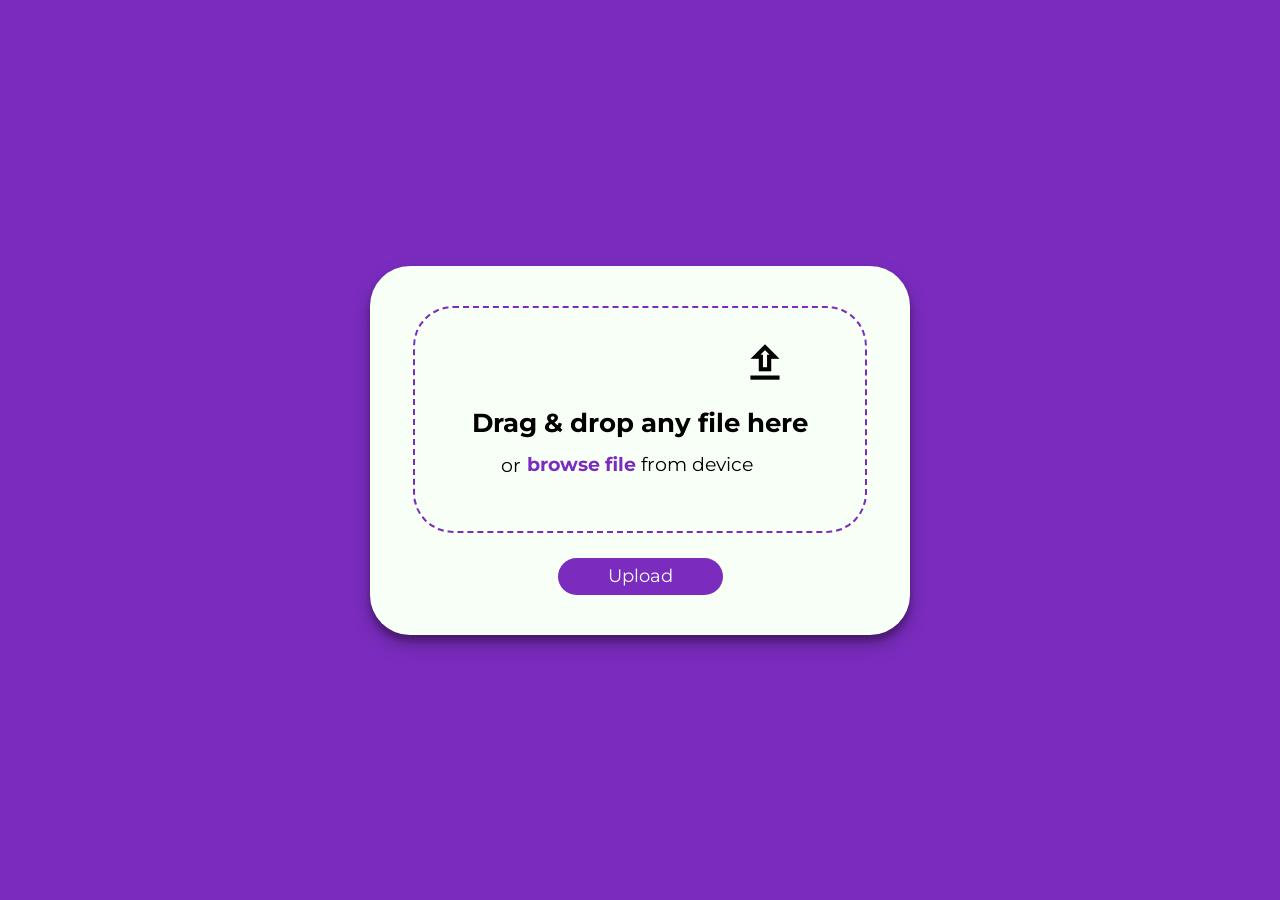
<file: upload.html>
<!DOCTYPE html>
<html lang="en">

<head>
  <meta charset="UTF-8">
  <meta http-equiv="X-UA-Compatible" content="IE=edge">
  <meta name="viewport" content="width=device-width, initial-scale=1.0">
  <title>Upload Files</title>
  <link rel="stylesheet" href="css/upload.css">
</head>

<body>
  <link href="https://fonts.googleapis.com/css?family=Material+Icons|Material+Icons+Outlined" rel="stylesheet">
  <form class="form-container" enctype='multipart/form-data'>
    <div class="upload-files-container">
      <div class="drag-file-area">
        <span class="material-icons-outlined upload-icon"> file_upload </span>
        <h3 class="dynamic-message"> Drag & drop any file here </h3>
        <label class="label"> or <span class="browse-files"> <input type="file" class="default-file-input" /> <span
              class="browse-files-text">browse file</span> <span>from device</span> </span> </label>
      </div>
      <span class="cannot-upload-message"> <span class="material-icons-outlined">error</span> Please select a file first
        <span class="material-icons-outlined cancel-alert-button">cancel</span> </span>
      <div class="file-block">
        <div class="file-info"> <span class="material-icons-outlined file-icon">description</span> <span
            class="file-name"> </span> | <span class="file-size"> </span> </div>
        <span class="material-icons remove-file-icon">delete</span>
        <div class="progress-bar"> </div>
      </div>
      <button type="button" class="upload-button"> Upload </button>
    </div>
  </form>

  <script src="js/upload.js"></script>

</body>

</html>
</file>
<file: assets/vendors/themify-icons/css/themify-icons.css>
@font-face {
	font-family: 'themify';
	src:url("../fonts/themify.eot?-fvbane");
	src:url("../fonts/themify.eot?#iefix-fvbane") format("embedded-opentype"),
		url("../fonts/themify.woff?-fvbane") format("woff"),
		url("../fonts/themify.ttf?-fvbane") format("truetype"),
		url("../fonts/themify.svg?-fvbane#themify") format("svg");
	font-weight: normal;
	font-style: normal;
}

[class^="ti-"], [class*=" ti-"] {
	font-family: 'themify';
	speak: none;
	font-style: normal;
	font-weight: normal;
	font-variant: normal;
	text-transform: none;
	line-height: 1;

	/* Better Font Rendering =========== */
	-webkit-font-smoothing: antialiased;
	-moz-osx-font-smoothing: grayscale;
}

.ti-wand:before {
	content: "\e600";
}
.ti-volume:before {
	content: "\e601";
}
.ti-user:before {
	content: "\e602";
}
.ti-unlock:before {
	content: "\e603";
}
.ti-unlink:before {
	content: "\e604";
}
.ti-trash:before {
	content: "\e605";
}
.ti-thought:before {
	content: "\e606";
}
.ti-target:before {
	content: "\e607";
}
.ti-tag:before {
	content: "\e608";
}
.ti-tablet:before {
	content: "\e609";
}
.ti-star:before {
	content: "\e60a";
}
.ti-spray:before {
	content: "\e60b";
}
.ti-signal:before {
	content: "\e60c";
}
.ti-shopping-cart:before {
	content: "\e60d";
}
.ti-shopping-cart-full:before {
	content: "\e60e";
}
.ti-settings:before {
	content: "\e60f";
}
.ti-search:before {
	content: "\e610";
}
.ti-zoom-in:before {
	content: "\e611";
}
.ti-zoom-out:before {
	content: "\e612";
}
.ti-cut:before {
	content: "\e613";
}
.ti-ruler:before {
	content: "\e614";
}
.ti-ruler-pencil:before {
	content: "\e615";
}
.ti-ruler-alt:before {
	content: "\e616";
}
.ti-bookmark:before {
	content: "\e617";
}
.ti-bookmark-alt:before {
	content: "\e618";
}
.ti-reload:before {
	content: "\e619";
}
.ti-plus:before {
	content: "\e61a";
}
.ti-pin:before {
	content: "\e61b";
}
.ti-pencil:before {
	content: "\e61c";
}
.ti-pencil-alt:before {
	content: "\e61d";
}
.ti-paint-roller:before {
	content: "\e61e";
}
.ti-paint-bucket:before {
	content: "\e61f";
}
.ti-na:before {
	content: "\e620";
}
.ti-mobile:before {
	content: "\e621";
}
.ti-minus:before {
	content: "\e622";
}
.ti-medall:before {
	content: "\e623";
}
.ti-medall-alt:before {
	content: "\e624";
}
.ti-marker:before {
	content: "\e625";
}
.ti-marker-alt:before {
	content: "\e626";
}
.ti-arrow-up:before {
	content: "\e627";
}
.ti-arrow-right:before {
	content: "\e628";
}
.ti-arrow-left:before {
	content: "\e629";
}
.ti-arrow-down:before {
	content: "\e62a";
}
.ti-lock:before {
	content: "\e62b";
}
.ti-location-arrow:before {
	content: "\e62c";
}
.ti-link:before {
	content: "\e62d";
}
.ti-layout:before {
	content: "\e62e";
}
.ti-layers:before {
	content: "\e62f";
}
.ti-layers-alt:before {
	content: "\e630";
}
.ti-key:before {
	content: "\e631";
}
.ti-import:before {
	content: "\e632";
}
.ti-image:before {
	content: "\e633";
}
.ti-heart:before {
	content: "\e634";
}
.ti-heart-broken:before {
	content: "\e635";
}
.ti-hand-stop:before {
	content: "\e636";
}
.ti-hand-open:before {
	content: "\e637";
}
.ti-hand-drag:before {
	content: "\e638";
}
.ti-folder:before {
	content: "\e639";
}
.ti-flag:before {
	content: "\e63a";
}
.ti-flag-alt:before {
	content: "\e63b";
}
.ti-flag-alt-2:before {
	content: "\e63c";
}
.ti-eye:before {
	content: "\e63d";
}
.ti-export:before {
	content: "\e63e";
}
.ti-exchange-vertical:before {
	content: "\e63f";
}
.ti-desktop:before {
	content: "\e640";
}
.ti-cup:before {
	content: "\e641";
}
.ti-crown:before {
	content: "\e642";
}
.ti-comments:before {
	content: "\e643";
}
.ti-comment:before {
	content: "\e644";
}
.ti-comment-alt:before {
	content: "\e645";
}
.ti-close:before {
	content: "\e646";
}
.ti-clip:before {
	content: "\e647";
}
.ti-angle-up:before {
	content: "\e648";
}
.ti-angle-right:before {
	content: "\e649";
}
.ti-angle-left:before {
	content: "\e64a";
}
.ti-angle-down:before {
	content: "\e64b";
}
.ti-check:before {
	content: "\e64c";
}
.ti-check-box:before {
	content: "\e64d";
}
.ti-camera:before {
	content: "\e64e";
}
.ti-announcement:before {
	content: "\e64f";
}
.ti-brush:before {
	content: "\e650";
}
.ti-briefcase:before {
	content: "\e651";
}
.ti-bolt:before {
	content: "\e652";
}
.ti-bolt-alt:before {
	content: "\e653";
}
.ti-blackboard:before {
	content: "\e654";
}
.ti-bag:before {
	content: "\e655";
}
.ti-move:before {
	content: "\e656";
}
.ti-arrows-vertical:before {
	content: "\e657";
}
.ti-arrows-horizontal:before {
	content: "\e658";
}
.ti-fullscreen:before {
	content: "\e659";
}
.ti-arrow-top-right:before {
	content: "\e65a";
}
.ti-arrow-top-left:before {
	content: "\e65b";
}
.ti-arrow-circle-up:before {
	content: "\e65c";
}
.ti-arrow-circle-right:before {
	content: "\e65d";
}
.ti-arrow-circle-left:before {
	content: "\e65e";
}
.ti-arrow-circle-down:before {
	content: "\e65f";
}
.ti-angle-double-up:before {
	content: "\e660";
}
.ti-angle-double-right:before {
	content: "\e661";
}
.ti-angle-double-left:before {
	content: "\e662";
}
.ti-angle-double-down:before {
	content: "\e663";
}
.ti-zip:before {
	content: "\e664";
}
.ti-world:before {
	content: "\e665";
}
.ti-wheelchair:before {
	content: "\e666";
}
.ti-view-list:before {
	content: "\e667";
}
.ti-view-list-alt:before {
	content: "\e668";
}
.ti-view-grid:before {
	content: "\e669";
}
.ti-uppercase:before {
	content: "\e66a";
}
.ti-upload:before {
	content: "\e66b";
}
.ti-underline:before {
	content: "\e66c";
}
.ti-truck:before {
	content: "\e66d";
}
.ti-timer:before {
	content: "\e66e";
}
.ti-ticket:before {
	content: "\e66f";
}
.ti-thumb-up:before {
	content: "\e670";
}
.ti-thumb-down:before {
	content: "\e671";
}
.ti-text:before {
	content: "\e672";
}
.ti-stats-up:before {
	content: "\e673";
}
.ti-stats-down:before {
	content: "\e674";
}
.ti-split-v:before {
	content: "\e675";
}
.ti-split-h:before {
	content: "\e676";
}
.ti-smallcap:before {
	content: "\e677";
}
.ti-shine:before {
	content: "\e678";
}
.ti-shift-right:before {
	content: "\e679";
}
.ti-shift-left:before {
	content: "\e67a";
}
.ti-shield:before {
	content: "\e67b";
}
.ti-notepad:before {
	content: "\e67c";
}
.ti-server:before {
	content: "\e67d";
}
.ti-quote-right:before {
	content: "\e67e";
}
.ti-quote-left:before {
	content: "\e67f";
}
.ti-pulse:before {
	content: "\e680";
}
.ti-printer:before {
	content: "\e681";
}
.ti-power-off:before {
	content: "\e682";
}
.ti-plug:before {
	content: "\e683";
}
.ti-pie-chart:before {
	content: "\e684";
}
.ti-paragraph:before {
	content: "\e685";
}
.ti-panel:before {
	content: "\e686";
}
.ti-package:before {
	content: "\e687";
}
.ti-music:before {
	content: "\e688";
}
.ti-music-alt:before {
	content: "\e689";
}
.ti-mouse:before {
	content: "\e68a";
}
.ti-mouse-alt:before {
	content: "\e68b";
}
.ti-money:before {
	content: "\e68c";
}
.ti-microphone:before {
	content: "\e68d";
}
.ti-menu:before {
	content: "\e68e";
}
.ti-menu-alt:before {
	content: "\e68f";
}
.ti-map:before {
	content: "\e690";
}
.ti-map-alt:before {
	content: "\e691";
}
.ti-loop:before {
	content: "\e692";
}
.ti-location-pin:before {
	content: "\e693";
}
.ti-list:before {
	content: "\e694";
}
.ti-light-bulb:before {
	content: "\e695";
}
.ti-Italic:before {
	content: "\e696";
}
.ti-info:before {
	content: "\e697";
}
.ti-infinite:before {
	content: "\e698";
}
.ti-id-badge:before {
	content: "\e699";
}
.ti-hummer:before {
	content: "\e69a";
}
.ti-home:before {
	content: "\e69b";
}
.ti-help:before {
	content: "\e69c";
}
.ti-headphone:before {
	content: "\e69d";
}
.ti-harddrives:before {
	content: "\e69e";
}
.ti-harddrive:before {
	content: "\e69f";
}
.ti-gift:before {
	content: "\e6a0";
}
.ti-game:before {
	content: "\e6a1";
}
.ti-filter:before {
	content: "\e6a2";
}
.ti-files:before {
	content: "\e6a3";
}
.ti-file:before {
	content: "\e6a4";
}
.ti-eraser:before {
	content: "\e6a5";
}
.ti-envelope:before {
	content: "\e6a6";
}
.ti-download:before {
	content: "\e6a7";
}
.ti-direction:before {
	content: "\e6a8";
}
.ti-direction-alt:before {
	content: "\e6a9";
}
.ti-dashboard:before {
	content: "\e6aa";
}
.ti-control-stop:before {
	content: "\e6ab";
}
.ti-control-shuffle:before {
	content: "\e6ac";
}
.ti-control-play:before {
	content: "\e6ad";
}
.ti-control-pause:before {
	content: "\e6ae";
}
.ti-control-forward:before {
	content: "\e6af";
}
.ti-control-backward:before {
	content: "\e6b0";
}
.ti-cloud:before {
	content: "\e6b1";
}
.ti-cloud-up:before {
	content: "\e6b2";
}
.ti-cloud-down:before {
	content: "\e6b3";
}
.ti-clipboard:before {
	content: "\e6b4";
}
.ti-car:before {
	content: "\e6b5";
}
.ti-calendar:before {
	content: "\e6b6";
}
.ti-book:before {
	content: "\e6b7";
}
.ti-bell:before {
	content: "\e6b8";
}
.ti-basketball:before {
	content: "\e6b9";
}
.ti-bar-chart:before {
	content: "\e6ba";
}
.ti-bar-chart-alt:before {
	content: "\e6bb";
}
.ti-back-right:before {
	content: "\e6bc";
}
.ti-back-left:before {
	content: "\e6bd";
}
.ti-arrows-corner:before {
	content: "\e6be";
}
.ti-archive:before {
	content: "\e6bf";
}
.ti-anchor:before {
	content: "\e6c0";
}
.ti-align-right:before {
	content: "\e6c1";
}
.ti-align-left:before {
	content: "\e6c2";
}
.ti-align-justify:before {
	content: "\e6c3";
}
.ti-align-center:before {
	content: "\e6c4";
}
.ti-alert:before {
	content: "\e6c5";
}
.ti-alarm-clock:before {
	content: "\e6c6";
}
.ti-agenda:before {
	content: "\e6c7";
}
.ti-write:before {
	content: "\e6c8";
}
.ti-window:before {
	content: "\e6c9";
}
.ti-widgetized:before {
	content: "\e6ca";
}
.ti-widget:before {
	content: "\e6cb";
}
.ti-widget-alt:before {
	content: "\e6cc";
}
.ti-wallet:before {
	content: "\e6cd";
}
.ti-video-clapper:before {
	content: "\e6ce";
}
.ti-video-camera:before {
	content: "\e6cf";
}
.ti-vector:before {
	content: "\e6d0";
}
.ti-themify-logo:before {
	content: "\e6d1";
}
.ti-themify-favicon:before {
	content: "\e6d2";
}
.ti-themify-favicon-alt:before {
	content: "\e6d3";
}
.ti-support:before {
	content: "\e6d4";
}
.ti-stamp:before {
	content: "\e6d5";
}
.ti-split-v-alt:before {
	content: "\e6d6";
}
.ti-slice:before {
	content: "\e6d7";
}
.ti-shortcode:before {
	content: "\e6d8";
}
.ti-shift-right-alt:before {
	content: "\e6d9";
}
.ti-shift-left-alt:before {
	content: "\e6da";
}
.ti-ruler-alt-2:before {
	content: "\e6db";
}
.ti-receipt:before {
	content: "\e6dc";
}
.ti-pin2:before {
	content: "\e6dd";
}
.ti-pin-alt:before {
	content: "\e6de";
}
.ti-pencil-alt2:before {
	content: "\e6df";
}
.ti-palette:before {
	content: "\e6e0";
}
.ti-more:before {
	content: "\e6e1";
}
.ti-more-alt:before {
	content: "\e6e2";
}
.ti-microphone-alt:before {
	content: "\e6e3";
}
.ti-magnet:before {
	content: "\e6e4";
}
.ti-line-double:before {
	content: "\e6e5";
}
.ti-line-dotted:before {
	content: "\e6e6";
}
.ti-line-dashed:before {
	content: "\e6e7";
}
.ti-layout-width-full:before {
	content: "\e6e8";
}
.ti-layout-width-default:before {
	content: "\e6e9";
}
.ti-layout-width-default-alt:before {
	content: "\e6ea";
}
.ti-layout-tab:before {
	content: "\e6eb";
}
.ti-layout-tab-window:before {
	content: "\e6ec";
}
.ti-layout-tab-v:before {
	content: "\e6ed";
}
.ti-layout-tab-min:before {
	content: "\e6ee";
}
.ti-layout-slider:before {
	content: "\e6ef";
}
.ti-layout-slider-alt:before {
	content: "\e6f0";
}
.ti-layout-sidebar-right:before {
	content: "\e6f1";
}
.ti-layout-sidebar-none:before {
	content: "\e6f2";
}
.ti-layout-sidebar-left:before {
	content: "\e6f3";
}
.ti-layout-placeholder:before {
	content: "\e6f4";
}
.ti-layout-menu:before {
	content: "\e6f5";
}
.ti-layout-menu-v:before {
	content: "\e6f6";
}
.ti-layout-menu-separated:before {
	content: "\e6f7";
}
.ti-layout-menu-full:before {
	content: "\e6f8";
}
.ti-layout-media-right-alt:before {
	content: "\e6f9";
}
.ti-layout-media-right:before {
	content: "\e6fa";
}
.ti-layout-media-overlay:before {
	content: "\e6fb";
}
.ti-layout-media-overlay-alt:before {
	content: "\e6fc";
}
.ti-layout-media-overlay-alt-2:before {
	content: "\e6fd";
}
.ti-layout-media-left-alt:before {
	content: "\e6fe";
}
.ti-layout-media-left:before {
	content: "\e6ff";
}
.ti-layout-media-center-alt:before {
	content: "\e700";
}
.ti-layout-media-center:before {
	content: "\e701";
}
.ti-layout-list-thumb:before {
	content: "\e702";
}
.ti-layout-list-thumb-alt:before {
	content: "\e703";
}
.ti-layout-list-post:before {
	content: "\e704";
}
.ti-layout-list-large-image:before {
	content: "\e705";
}
.ti-layout-line-solid:before {
	content: "\e706";
}
.ti-layout-grid4:before {
	content: "\e707";
}
.ti-layout-grid3:before {
	content: "\e708";
}
.ti-layout-grid2:before {
	content: "\e709";
}
.ti-layout-grid2-thumb:before {
	content: "\e70a";
}
.ti-layout-cta-right:before {
	content: "\e70b";
}
.ti-layout-cta-left:before {
	content: "\e70c";
}
.ti-layout-cta-center:before {
	content: "\e70d";
}
.ti-layout-cta-btn-right:before {
	content: "\e70e";
}
.ti-layout-cta-btn-left:before {
	content: "\e70f";
}
.ti-layout-column4:before {
	content: "\e710";
}
.ti-layout-column3:before {
	content: "\e711";
}
.ti-layout-column2:before {
	content: "\e712";
}
.ti-layout-accordion-separated:before {
	content: "\e713";
}
.ti-layout-accordion-merged:before {
	content: "\e714";
}
.ti-layout-accordion-list:before {
	content: "\e715";
}
.ti-ink-pen:before {
	content: "\e716";
}
.ti-info-alt:before {
	content: "\e717";
}
.ti-help-alt:before {
	content: "\e718";
}
.ti-headphone-alt:before {
	content: "\e719";
}
.ti-hand-point-up:before {
	content: "\e71a";
}
.ti-hand-point-right:before {
	content: "\e71b";
}
.ti-hand-point-left:before {
	content: "\e71c";
}
.ti-hand-point-down:before {
	content: "\e71d";
}
.ti-gallery:before {
	content: "\e71e";
}
.ti-face-smile:before {
	content: "\e71f";
}
.ti-face-sad:before {
	content: "\e720";
}
.ti-credit-card:before {
	content: "\e721";
}
.ti-control-skip-forward:before {
	content: "\e722";
}
.ti-control-skip-backward:before {
	content: "\e723";
}
.ti-control-record:before {
	content: "\e724";
}
.ti-control-eject:before {
	content: "\e725";
}
.ti-comments-smiley:before {
	content: "\e726";
}
.ti-brush-alt:before {
	content: "\e727";
}
.ti-youtube:before {
	content: "\e728";
}
.ti-vimeo:before {
	content: "\e729";
}
.ti-twitter:before {
	content: "\e72a";
}
.ti-time:before {
	content: "\e72b";
}
.ti-tumblr:before {
	content: "\e72c";
}
.ti-skype:before {
	content: "\e72d";
}
.ti-share:before {
	content: "\e72e";
}
.ti-share-alt:before {
	content: "\e72f";
}
.ti-rocket:before {
	content: "\e730";
}
.ti-pinterest:before {
	content: "\e731";
}
.ti-new-window:before {
	content: "\e732";
}
.ti-microsoft:before {
	content: "\e733";
}
.ti-list-ol:before {
	content: "\e734";
}
.ti-linkedin:before {
	content: "\e735";
}
.ti-layout-sidebar-2:before {
	content: "\e736";
}
.ti-layout-grid4-alt:before {
	content: "\e737";
}
.ti-layout-grid3-alt:before {
	content: "\e738";
}
.ti-layout-grid2-alt:before {
	content: "\e739";
}
.ti-layout-column4-alt:before {
	content: "\e73a";
}
.ti-layout-column3-alt:before {
	content: "\e73b";
}
.ti-layout-column2-alt:before {
	content: "\e73c";
}
.ti-instagram:before {
	content: "\e73d";
}
.ti-google:before {
	content: "\e73e";
}
.ti-github:before {
	content: "\e73f";
}
.ti-flickr:before {
	content: "\e740";
}
.ti-facebook:before {
	content: "\e741";
}
.ti-dropbox:before {
	content: "\e742";
}
.ti-dribbble:before {
	content: "\e743";
}
.ti-apple:before {
	content: "\e744";
}
.ti-android:before {
	content: "\e745";
}
.ti-save:before {
	content: "\e746";
}
.ti-save-alt:before {
	content: "\e747";
}
.ti-yahoo:before {
	content: "\e748";
}
.ti-wordpress:before {
	content: "\e749";
}
.ti-vimeo-alt:before {
	content: "\e74a";
}
.ti-twitter-alt:before {
	content: "\e74b";
}
.ti-tumblr-alt:before {
	content: "\e74c";
}
.ti-trello:before {
	content: "\e74d";
}
.ti-stack-overflow:before {
	content: "\e74e";
}
.ti-soundcloud:before {
	content: "\e74f";
}
.ti-sharethis:before {
	content: "\e750";
}
.ti-sharethis-alt:before {
	content: "\e751";
}
.ti-reddit:before {
	content: "\e752";
}
.ti-pinterest-alt:before {
	content: "\e753";
}
.ti-microsoft-alt:before {
	content: "\e754";
}
.ti-linux:before {
	content: "\e755";
}
.ti-jsfiddle:before {
	content: "\e756";
}
.ti-joomla:before {
	content: "\e757";
}
.ti-html5:before {
	content: "\e758";
}
.ti-flickr-alt:before {
	content: "\e759";
}
.ti-email:before {
	content: "\e75a";
}
.ti-drupal:before {
	content: "\e75b";
}
.ti-dropbox-alt:before {
	content: "\e75c";
}
.ti-css3:before {
	content: "\e75d";
}
.ti-rss:before {
	content: "\e75e";
}
.ti-rss-alt:before {
	content: "\e75f";
}
</file>
<file: assets/css/meyawo.css>
@charset "UTF-8";
/*!
=========================================================
* Meyawo Landing page
=========================================================

* Copyright: 2019 DevCRUD (https://devcrud.com)
* Licensed: (https://devcrud.com/licenses)
* Coded by www.devcrud.com

=========================================================

* The above copyright notice and this permission notice shall be included in all copies or substantial portions of the Software.
*/
@import url("https://fonts.googleapis.com/css?family=Baloo+Paaji|Open+Sans:300,300i,400,400i,600,600i,700,700i");
:root {
  --blue: #1e549f;
  --indigo: #695aa6;
  --purple: #6f42c1;
  --pink: #e83e8c;
  --red: #ec185d;
  --orange: #ff6d02;
  --yellow: #ffc107;
  --green: #1bb74f;
  --teal: #20c997;
  --cyan: #17a2b8;
  --white: #fff;
  --gray: #6c757d;
  --gray-dark: #393e46;
  --primary: #695aa6;
  --secondary: #393e46;
  --success: #1bb74f;
  --info: #17a2b8;
  --warning: #ff6d02;
  --danger: #ec185d;
  --light: #f8f9fa;
  --dark: #212529;
  --breakpoint-xs: 0;
  --breakpoint-sm: 576px;
  --breakpoint-md: 768px;
  --breakpoint-lg: 992px;
  --breakpoint-xl: 1200px;
  --font-family-sans-serif: "Open Sans", sans-serif;
  --font-family-monospace: SFMono-Regular, Menlo, Monaco, Consolas, "Liberation Mono", "Courier New", monospace;
}

*,
*::before,
*::after {
  box-sizing: border-box;
}

html {
  font-family: sans-serif;
  line-height: 1.15;
  -webkit-text-size-adjust: 100%;
  -webkit-tap-highlight-color: rgba(0, 0, 0, 0);
}

article, aside, figcaption, figure, footer, header, hgroup, main, nav, section {
  display: block;
}

body {
  margin: 0;
  font-family: "Open Sans", sans-serif;
  font-size: 1rem;
  font-weight: 400;
  line-height: 1.5;
  color: #212529;
  text-align: left;
  background-color: #fff;
}

[tabindex="-1"]:focus {
  outline: 0 !important;
}

hr {
  box-sizing: content-box;
  height: 0;
  overflow: visible;
}

h1, h2, h3, h4, h5, h6 {
  margin-top: 0;
  margin-bottom: 0.5rem;
}

p {
  margin-top: 0;
  margin-bottom: 1rem;
}

abbr[title],
abbr[data-original-title] {
  text-decoration: underline;
  -webkit-text-decoration: underline dotted;
          text-decoration: underline dotted;
  cursor: help;
  border-bottom: 0;
  -webkit-text-decoration-skip-ink: none;
          text-decoration-skip-ink: none;
}

address {
  margin-bottom: 1rem;
  font-style: normal;
  line-height: inherit;
}

ol,
ul,
dl {
  margin-top: 0;
  margin-bottom: 1rem;
}

ol ol,
ul ul,
ol ul,
ul ol {
  margin-bottom: 0;
}

dt {
  font-weight: 700;
}

dd {
  margin-bottom: .5rem;
  margin-left: 0;
}

blockquote {
  margin: 0 0 1rem;
}

b,
strong {
  font-weight: bolder;
}

small {
  font-size: 80%;
}

sub,
sup {
  position: relative;
  font-size: 75%;
  line-height: 0;
  vertical-align: baseline;
}

sub {
  bottom: -.25em;
}

sup {
  top: -.5em;
}

a {
  color: #695aa6;
  text-decoration: none;
  background-color: transparent;
}

a:hover {
  color: #493f75;
  text-decoration: none;
}

a:not([href]):not([tabindex]) {
  color: inherit;
  text-decoration: none;
}

a:not([href]):not([tabindex]):hover, a:not([href]):not([tabindex]):focus {
  color: inherit;
  text-decoration: none;
}

a:not([href]):not([tabindex]):focus {
  outline: 0;
}

pre,
code,
kbd,
samp {
  font-family: SFMono-Regular, Menlo, Monaco, Consolas, "Liberation Mono", "Courier New", monospace;
  font-size: 1em;
}

pre {
  margin-top: 0;
  margin-bottom: 1rem;
  overflow: auto;
}

figure {
  margin: 0 0 1rem;
}

img {
  vertical-align: middle;
  border-style: none;
}

svg {
  overflow: hidden;
  vertical-align: middle;
}

table {
  border-collapse: collapse;
}

caption {
  padding-top: 0.75rem;
  padding-bottom: 0.75rem;
  color: #6c757d;
  text-align: left;
  caption-side: bottom;
}

th {
  text-align: inherit;
}

label {
  display: inline-block;
  margin-bottom: 0.5rem;
}

button {
  border-radius: 0;
}

button:focus {
  outline: 1px dotted;
  outline: 5px auto -webkit-focus-ring-color;
}

input,
button,
select,
optgroup,
textarea {
  margin: 0;
  font-family: inherit;
  font-size: inherit;
  line-height: inherit;
}

button,
input {
  overflow: visible;
}

button,
select {
  text-transform: none;
}

select {
  word-wrap: normal;
}

button,
[type="button"],
[type="reset"],
[type="submit"] {
  -webkit-appearance: button;
}

button:not(:disabled),
[type="button"]:not(:disabled),
[type="reset"]:not(:disabled),
[type="submit"]:not(:disabled) {
  cursor: pointer;
}

button::-moz-focus-inner,
[type="button"]::-moz-focus-inner,
[type="reset"]::-moz-focus-inner,
[type="submit"]::-moz-focus-inner {
  padding: 0;
  border-style: none;
}

input[type="radio"],
input[type="checkbox"] {
  box-sizing: border-box;
  padding: 0;
}

input[type="date"],
input[type="time"],
input[type="datetime-local"],
input[type="month"] {
  -webkit-appearance: listbox;
}

textarea {
  overflow: auto;
  resize: vertical;
}

fieldset {
  min-width: 0;
  padding: 0;
  margin: 0;
  border: 0;
}

legend {
  display: block;
  width: 100%;
  max-width: 100%;
  padding: 0;
  margin-bottom: .5rem;
  font-size: 1.5rem;
  line-height: inherit;
  color: inherit;
  white-space: normal;
}

progress {
  vertical-align: baseline;
}

[type="number"]::-webkit-inner-spin-button,
[type="number"]::-webkit-outer-spin-button {
  height: auto;
}

[type="search"] {
  outline-offset: -2px;
  -webkit-appearance: none;
}

[type="search"]::-webkit-search-decoration {
  -webkit-appearance: none;
}

::-webkit-file-upload-button {
  font: inherit;
  -webkit-appearance: button;
}

output {
  display: inline-block;
}

summary {
  display: list-item;
  cursor: pointer;
}

template {
  display: none;
}

[hidden] {
  display: none !important;
}

h1, h2, h3, h4, h5, h6,
.h1, .h2, .h3, .h4, .h5, .h6 {
  margin-bottom: 0.5rem;
  font-weight: 500;
  line-height: 1.2;
}

h1, .h1 {
  font-size: 2.5rem;
}

h2, .h2 {
  font-size: 2rem;
}

h3, .h3 {
  font-size: 1.75rem;
}

h4, .h4 {
  font-size: 1.5rem;
}

h5, .h5 {
  font-size: 1.25rem;
}

h6, .h6 {
  font-size: 1rem;
}

.lead {
  font-size: 1.25rem;
  font-weight: 300;
}

.display-1 {
  font-size: 6rem;
  font-weight: 300;
  line-height: 1.2;
}

.display-2 {
  font-size: 5.5rem;
  font-weight: 300;
  line-height: 1.2;
}

.display-3 {
  font-size: 4.5rem;
  font-weight: 300;
  line-height: 1.2;
}

.display-4 {
  font-size: 3.5rem;
  font-weight: 300;
  line-height: 1.2;
}

hr {
  margin-top: 1rem;
  margin-bottom: 1rem;
  border: 0;
  border-top: 1px solid rgba(0, 0, 0, 0.1);
}

small,
.small {
  font-size: 80%;
  font-weight: 400;
}

mark,
.mark {
  padding: 0.2em;
  background-color: #fcf8e3;
}

.list-unstyled {
  padding-left: 0;
  list-style: none;
}

.list-inline {
  padding-left: 0;
  list-style: none;
}

.list-inline-item {
  display: inline-block;
}

.list-inline-item:not(:last-child) {
  margin-right: 0.5rem;
}

.initialism {
  font-size: 90%;
  text-transform: uppercase;
}

.blockquote {
  margin-bottom: 1rem;
  font-size: 1.25rem;
}

.blockquote-footer {
  display: block;
  font-size: 80%;
  color: #6c757d;
}

.blockquote-footer::before {
  content: "\2014\00A0";
}

.img-fluid {
  max-width: 100%;
  height: auto;
}

.img-thumbnail {
  padding: 0.25rem;
  background-color: #fff;
  border: 1px solid #dee2e6;
  border-radius: 0.25rem;
  max-width: 100%;
  height: auto;
}

.figure {
  display: inline-block;
}

.figure-img {
  margin-bottom: 0.5rem;
  line-height: 1;
}

.figure-caption {
  font-size: 90%;
  color: #6c757d;
}

code {
  font-size: 87.5%;
  color: #e83e8c;
  word-break: break-word;
}

a > code {
  color: inherit;
}

kbd {
  padding: 0.2rem 0.4rem;
  font-size: 87.5%;
  color: #fff;
  background-color: #212529;
  border-radius: 0.2rem;
}

kbd kbd {
  padding: 0;
  font-size: 100%;
  font-weight: 700;
}

pre {
  display: block;
  font-size: 87.5%;
  color: #212529;
}

pre code {
  font-size: inherit;
  color: inherit;
  word-break: normal;
}

.pre-scrollable {
  max-height: 340px;
  overflow-y: scroll;
}

.container {
  width: 100%;
  padding-right: 15px;
  padding-left: 15px;
  margin-right: auto;
  margin-left: auto;
}

@media (min-width: 576px) {
  .container {
    max-width: 540px;
  }
}

@media (min-width: 768px) {
  .container {
    max-width: 720px;
  }
}

@media (min-width: 992px) {
  .container {
    max-width: 960px;
  }
}

@media (min-width: 1200px) {
  .container {
    max-width: 1140px;
  }
}

.container-fluid {
  width: 100%;
  padding-right: 15px;
  padding-left: 15px;
  margin-right: auto;
  margin-left: auto;
}

.row {
  display: -webkit-box;
  display: -webkit-flex;
  display: -ms-flexbox;
  display: flex;
  -webkit-flex-wrap: wrap;
      -ms-flex-wrap: wrap;
          flex-wrap: wrap;
  margin-right: -15px;
  margin-left: -15px;
}

.no-gutters {
  margin-right: 0;
  margin-left: 0;
}

.no-gutters > .col,
.no-gutters > [class*="col-"] {
  padding-right: 0;
  padding-left: 0;
}

.col-1, .col-2, .col-3, .col-4, .col-5, .col-6, .col-7, .col-8, .col-9, .col-10, .col-11, .col-12, .col,
.col-auto, .col-sm-1, .col-sm-2, .col-sm-3, .col-sm-4, .col-sm-5, .col-sm-6, .col-sm-7, .col-sm-8, .col-sm-9, .col-sm-10, .col-sm-11, .col-sm-12, .col-sm,
.col-sm-auto, .col-md-1, .col-md-2, .col-md-3, .col-md-4, .col-md-5, .col-md-6, .col-md-7, .col-md-8, .col-md-9, .col-md-10, .col-md-11, .col-md-12, .col-md,
.col-md-auto, .col-lg-1, .col-lg-2, .col-lg-3, .col-lg-4, .col-lg-5, .col-lg-6, .col-lg-7, .col-lg-8, .col-lg-9, .col-lg-10, .col-lg-11, .col-lg-12, .col-lg,
.col-lg-auto, .col-xl-1, .col-xl-2, .col-xl-3, .col-xl-4, .col-xl-5, .col-xl-6, .col-xl-7, .col-xl-8, .col-xl-9, .col-xl-10, .col-xl-11, .col-xl-12, .col-xl,
.col-xl-auto {
  position: relative;
  width: 100%;
  padding-right: 15px;
  padding-left: 15px;
}

.col {
  -webkit-flex-basis: 0;
      -ms-flex-preferred-size: 0;
          flex-basis: 0;
  -webkit-box-flex: 1;
  -webkit-flex-grow: 1;
      -ms-flex-positive: 1;
          flex-grow: 1;
  max-width: 100%;
}

.col-auto {
  -webkit-box-flex: 0;
  -webkit-flex: 0 0 auto;
      -ms-flex: 0 0 auto;
          flex: 0 0 auto;
  width: auto;
  max-width: 100%;
}

.col-1 {
  -webkit-box-flex: 0;
  -webkit-flex: 0 0 8.33333%;
      -ms-flex: 0 0 8.33333%;
          flex: 0 0 8.33333%;
  max-width: 8.33333%;
}

.col-2 {
  -webkit-box-flex: 0;
  -webkit-flex: 0 0 16.66667%;
      -ms-flex: 0 0 16.66667%;
          flex: 0 0 16.66667%;
  max-width: 16.66667%;
}

.col-3 {
  -webkit-box-flex: 0;
  -webkit-flex: 0 0 25%;
      -ms-flex: 0 0 25%;
          flex: 0 0 25%;
  max-width: 25%;
}

.col-4 {
  -webkit-box-flex: 0;
  -webkit-flex: 0 0 33.33333%;
      -ms-flex: 0 0 33.33333%;
          flex: 0 0 33.33333%;
  max-width: 33.33333%;
}

.col-5 {
  -webkit-box-flex: 0;
  -webkit-flex: 0 0 41.66667%;
      -ms-flex: 0 0 41.66667%;
          flex: 0 0 41.66667%;
  max-width: 41.66667%;
}

.col-6 {
  -webkit-box-flex: 0;
  -webkit-flex: 0 0 50%;
      -ms-flex: 0 0 50%;
          flex: 0 0 50%;
  max-width: 50%;
}

.col-7 {
  -webkit-box-flex: 0;
  -webkit-flex: 0 0 58.33333%;
      -ms-flex: 0 0 58.33333%;
          flex: 0 0 58.33333%;
  max-width: 58.33333%;
}

.col-8 {
  -webkit-box-flex: 0;
  -webkit-flex: 0 0 66.66667%;
      -ms-flex: 0 0 66.66667%;
          flex: 0 0 66.66667%;
  max-width: 66.66667%;
}

.col-9 {
  -webkit-box-flex: 0;
  -webkit-flex: 0 0 75%;
      -ms-flex: 0 0 75%;
          flex: 0 0 75%;
  max-width: 75%;
}

.col-10 {
  -webkit-box-flex: 0;
  -webkit-flex: 0 0 83.33333%;
      -ms-flex: 0 0 83.33333%;
          flex: 0 0 83.33333%;
  max-width: 83.33333%;
}

.col-11 {
  -webkit-box-flex: 0;
  -webkit-flex: 0 0 91.66667%;
      -ms-flex: 0 0 91.66667%;
          flex: 0 0 91.66667%;
  max-width: 91.66667%;
}

.col-12 {
  -webkit-box-flex: 0;
  -webkit-flex: 0 0 100%;
      -ms-flex: 0 0 100%;
          flex: 0 0 100%;
  max-width: 100%;
}

.order-first {
  -webkit-box-ordinal-group: 0;
  -webkit-order: -1;
      -ms-flex-order: -1;
          order: -1;
}

.order-last {
  -webkit-box-ordinal-group: 14;
  -webkit-order: 13;
      -ms-flex-order: 13;
          order: 13;
}

.order-0 {
  -webkit-box-ordinal-group: 1;
  -webkit-order: 0;
      -ms-flex-order: 0;
          order: 0;
}

.order-1 {
  -webkit-box-ordinal-group: 2;
  -webkit-order: 1;
      -ms-flex-order: 1;
          order: 1;
}

.order-2 {
  -webkit-box-ordinal-group: 3;
  -webkit-order: 2;
      -ms-flex-order: 2;
          order: 2;
}

.order-3 {
  -webkit-box-ordinal-group: 4;
  -webkit-order: 3;
      -ms-flex-order: 3;
          order: 3;
}

.order-4 {
  -webkit-box-ordinal-group: 5;
  -webkit-order: 4;
      -ms-flex-order: 4;
          order: 4;
}

.order-5 {
  -webkit-box-ordinal-group: 6;
  -webkit-order: 5;
      -ms-flex-order: 5;
          order: 5;
}

.order-6 {
  -webkit-box-ordinal-group: 7;
  -webkit-order: 6;
      -ms-flex-order: 6;
          order: 6;
}

.order-7 {
  -webkit-box-ordinal-group: 8;
  -webkit-order: 7;
      -ms-flex-order: 7;
          order: 7;
}

.order-8 {
  -webkit-box-ordinal-group: 9;
  -webkit-order: 8;
      -ms-flex-order: 8;
          order: 8;
}

.order-9 {
  -webkit-box-ordinal-group: 10;
  -webkit-order: 9;
      -ms-flex-order: 9;
          order: 9;
}

.order-10 {
  -webkit-box-ordinal-group: 11;
  -webkit-order: 10;
      -ms-flex-order: 10;
          order: 10;
}

.order-11 {
  -webkit-box-ordinal-group: 12;
  -webkit-order: 11;
      -ms-flex-order: 11;
          order: 11;
}

.order-12 {
  -webkit-box-ordinal-group: 13;
  -webkit-order: 12;
      -ms-flex-order: 12;
          order: 12;
}

.offset-1 {
  margin-left: 8.33333%;
}

.offset-2 {
  margin-left: 16.66667%;
}

.offset-3 {
  margin-left: 25%;
}

.offset-4 {
  margin-left: 33.33333%;
}

.offset-5 {
  margin-left: 41.66667%;
}

.offset-6 {
  margin-left: 50%;
}

.offset-7 {
  margin-left: 58.33333%;
}

.offset-8 {
  margin-left: 66.66667%;
}

.offset-9 {
  margin-left: 75%;
}

.offset-10 {
  margin-left: 83.33333%;
}

.offset-11 {
  margin-left: 91.66667%;
}

@media (min-width: 576px) {
  .col-sm {
    -webkit-flex-basis: 0;
        -ms-flex-preferred-size: 0;
            flex-basis: 0;
    -webkit-box-flex: 1;
    -webkit-flex-grow: 1;
        -ms-flex-positive: 1;
            flex-grow: 1;
    max-width: 100%;
  }
  .col-sm-auto {
    -webkit-box-flex: 0;
    -webkit-flex: 0 0 auto;
        -ms-flex: 0 0 auto;
            flex: 0 0 auto;
    width: auto;
    max-width: 100%;
  }
  .col-sm-1 {
    -webkit-box-flex: 0;
    -webkit-flex: 0 0 8.33333%;
        -ms-flex: 0 0 8.33333%;
            flex: 0 0 8.33333%;
    max-width: 8.33333%;
  }
  .col-sm-2 {
    -webkit-box-flex: 0;
    -webkit-flex: 0 0 16.66667%;
        -ms-flex: 0 0 16.66667%;
            flex: 0 0 16.66667%;
    max-width: 16.66667%;
  }
  .col-sm-3 {
    -webkit-box-flex: 0;
    -webkit-flex: 0 0 25%;
        -ms-flex: 0 0 25%;
            flex: 0 0 25%;
    max-width: 25%;
  }
  .col-sm-4 {
    -webkit-box-flex: 0;
    -webkit-flex: 0 0 33.33333%;
        -ms-flex: 0 0 33.33333%;
            flex: 0 0 33.33333%;
    max-width: 33.33333%;
  }
  .col-sm-5 {
    -webkit-box-flex: 0;
    -webkit-flex: 0 0 41.66667%;
        -ms-flex: 0 0 41.66667%;
            flex: 0 0 41.66667%;
    max-width: 41.66667%;
  }
  .col-sm-6 {
    -webkit-box-flex: 0;
    -webkit-flex: 0 0 50%;
        -ms-flex: 0 0 50%;
            flex: 0 0 50%;
    max-width: 50%;
  }
  .col-sm-7 {
    -webkit-box-flex: 0;
    -webkit-flex: 0 0 58.33333%;
        -ms-flex: 0 0 58.33333%;
            flex: 0 0 58.33333%;
    max-width: 58.33333%;
  }
  .col-sm-8 {
    -webkit-box-flex: 0;
    -webkit-flex: 0 0 66.66667%;
        -ms-flex: 0 0 66.66667%;
            flex: 0 0 66.66667%;
    max-width: 66.66667%;
  }
  .col-sm-9 {
    -webkit-box-flex: 0;
    -webkit-flex: 0 0 75%;
        -ms-flex: 0 0 75%;
            flex: 0 0 75%;
    max-width: 75%;
  }
  .col-sm-10 {
    -webkit-box-flex: 0;
    -webkit-flex: 0 0 83.33333%;
        -ms-flex: 0 0 83.33333%;
            flex: 0 0 83.33333%;
    max-width: 83.33333%;
  }
  .col-sm-11 {
    -webkit-box-flex: 0;
    -webkit-flex: 0 0 91.66667%;
        -ms-flex: 0 0 91.66667%;
            flex: 0 0 91.66667%;
    max-width: 91.66667%;
  }
  .col-sm-12 {
    -webkit-box-flex: 0;
    -webkit-flex: 0 0 100%;
        -ms-flex: 0 0 100%;
            flex: 0 0 100%;
    max-width: 100%;
  }
  .order-sm-first {
    -webkit-box-ordinal-group: 0;
    -webkit-order: -1;
        -ms-flex-order: -1;
            order: -1;
  }
  .order-sm-last {
    -webkit-box-ordinal-group: 14;
    -webkit-order: 13;
        -ms-flex-order: 13;
            order: 13;
  }
  .order-sm-0 {
    -webkit-box-ordinal-group: 1;
    -webkit-order: 0;
        -ms-flex-order: 0;
            order: 0;
  }
  .order-sm-1 {
    -webkit-box-ordinal-group: 2;
    -webkit-order: 1;
        -ms-flex-order: 1;
            order: 1;
  }
  .order-sm-2 {
    -webkit-box-ordinal-group: 3;
    -webkit-order: 2;
        -ms-flex-order: 2;
            order: 2;
  }
  .order-sm-3 {
    -webkit-box-ordinal-group: 4;
    -webkit-order: 3;
        -ms-flex-order: 3;
            order: 3;
  }
  .order-sm-4 {
    -webkit-box-ordinal-group: 5;
    -webkit-order: 4;
        -ms-flex-order: 4;
            order: 4;
  }
  .order-sm-5 {
    -webkit-box-ordinal-group: 6;
    -webkit-order: 5;
        -ms-flex-order: 5;
            order: 5;
  }
  .order-sm-6 {
    -webkit-box-ordinal-group: 7;
    -webkit-order: 6;
        -ms-flex-order: 6;
            order: 6;
  }
  .order-sm-7 {
    -webkit-box-ordinal-group: 8;
    -webkit-order: 7;
        -ms-flex-order: 7;
            order: 7;
  }
  .order-sm-8 {
    -webkit-box-ordinal-group: 9;
    -webkit-order: 8;
        -ms-flex-order: 8;
            order: 8;
  }
  .order-sm-9 {
    -webkit-box-ordinal-group: 10;
    -webkit-order: 9;
        -ms-flex-order: 9;
            order: 9;
  }
  .order-sm-10 {
    -webkit-box-ordinal-group: 11;
    -webkit-order: 10;
        -ms-flex-order: 10;
            order: 10;
  }
  .order-sm-11 {
    -webkit-box-ordinal-group: 12;
    -webkit-order: 11;
        -ms-flex-order: 11;
            order: 11;
  }
  .order-sm-12 {
    -webkit-box-ordinal-group: 13;
    -webkit-order: 12;
        -ms-flex-order: 12;
            order: 12;
  }
  .offset-sm-0 {
    margin-left: 0;
  }
  .offset-sm-1 {
    margin-left: 8.33333%;
  }
  .offset-sm-2 {
    margin-left: 16.66667%;
  }
  .offset-sm-3 {
    margin-left: 25%;
  }
  .offset-sm-4 {
    margin-left: 33.33333%;
  }
  .offset-sm-5 {
    margin-left: 41.66667%;
  }
  .offset-sm-6 {
    margin-left: 50%;
  }
  .offset-sm-7 {
    margin-left: 58.33333%;
  }
  .offset-sm-8 {
    margin-left: 66.66667%;
  }
  .offset-sm-9 {
    margin-left: 75%;
  }
  .offset-sm-10 {
    margin-left: 83.33333%;
  }
  .offset-sm-11 {
    margin-left: 91.66667%;
  }
}

@media (min-width: 768px) {
  .col-md {
    -webkit-flex-basis: 0;
        -ms-flex-preferred-size: 0;
            flex-basis: 0;
    -webkit-box-flex: 1;
    -webkit-flex-grow: 1;
        -ms-flex-positive: 1;
            flex-grow: 1;
    max-width: 100%;
  }
  .col-md-auto {
    -webkit-box-flex: 0;
    -webkit-flex: 0 0 auto;
        -ms-flex: 0 0 auto;
            flex: 0 0 auto;
    width: auto;
    max-width: 100%;
  }
  .col-md-1 {
    -webkit-box-flex: 0;
    -webkit-flex: 0 0 8.33333%;
        -ms-flex: 0 0 8.33333%;
            flex: 0 0 8.33333%;
    max-width: 8.33333%;
  }
  .col-md-2 {
    -webkit-box-flex: 0;
    -webkit-flex: 0 0 16.66667%;
        -ms-flex: 0 0 16.66667%;
            flex: 0 0 16.66667%;
    max-width: 16.66667%;
  }
  .col-md-3 {
    -webkit-box-flex: 0;
    -webkit-flex: 0 0 25%;
        -ms-flex: 0 0 25%;
            flex: 0 0 25%;
    max-width: 25%;
  }
  .col-md-4 {
    -webkit-box-flex: 0;
    -webkit-flex: 0 0 33.33333%;
        -ms-flex: 0 0 33.33333%;
            flex: 0 0 33.33333%;
    max-width: 33.33333%;
  }
  .col-md-5 {
    -webkit-box-flex: 0;
    -webkit-flex: 0 0 41.66667%;
        -ms-flex: 0 0 41.66667%;
            flex: 0 0 41.66667%;
    max-width: 41.66667%;
  }
  .col-md-6 {
    -webkit-box-flex: 0;
    -webkit-flex: 0 0 50%;
        -ms-flex: 0 0 50%;
            flex: 0 0 50%;
    max-width: 50%;
  }
  .col-md-7 {
    -webkit-box-flex: 0;
    -webkit-flex: 0 0 58.33333%;
        -ms-flex: 0 0 58.33333%;
            flex: 0 0 58.33333%;
    max-width: 58.33333%;
  }
  .col-md-8 {
    -webkit-box-flex: 0;
    -webkit-flex: 0 0 66.66667%;
        -ms-flex: 0 0 66.66667%;
            flex: 0 0 66.66667%;
    max-width: 66.66667%;
  }
  .col-md-9 {
    -webkit-box-flex: 0;
    -webkit-flex: 0 0 75%;
        -ms-flex: 0 0 75%;
            flex: 0 0 75%;
    max-width: 75%;
  }
  .col-md-10 {
    -webkit-box-flex: 0;
    -webkit-flex: 0 0 83.33333%;
        -ms-flex: 0 0 83.33333%;
            flex: 0 0 83.33333%;
    max-width: 83.33333%;
  }
  .col-md-11 {
    -webkit-box-flex: 0;
    -webkit-flex: 0 0 91.66667%;
        -ms-flex: 0 0 91.66667%;
            flex: 0 0 91.66667%;
    max-width: 91.66667%;
  }
  .col-md-12 {
    -webkit-box-flex: 0;
    -webkit-flex: 0 0 100%;
        -ms-flex: 0 0 100%;
            flex: 0 0 100%;
    max-width: 100%;
  }
  .order-md-first {
    -webkit-box-ordinal-group: 0;
    -webkit-order: -1;
        -ms-flex-order: -1;
            order: -1;
  }
  .order-md-last {
    -webkit-box-ordinal-group: 14;
    -webkit-order: 13;
        -ms-flex-order: 13;
            order: 13;
  }
  .order-md-0 {
    -webkit-box-ordinal-group: 1;
    -webkit-order: 0;
        -ms-flex-order: 0;
            order: 0;
  }
  .order-md-1 {
    -webkit-box-ordinal-group: 2;
    -webkit-order: 1;
        -ms-flex-order: 1;
            order: 1;
  }
  .order-md-2 {
    -webkit-box-ordinal-group: 3;
    -webkit-order: 2;
        -ms-flex-order: 2;
            order: 2;
  }
  .order-md-3 {
    -webkit-box-ordinal-group: 4;
    -webkit-order: 3;
        -ms-flex-order: 3;
            order: 3;
  }
  .order-md-4 {
    -webkit-box-ordinal-group: 5;
    -webkit-order: 4;
        -ms-flex-order: 4;
            order: 4;
  }
  .order-md-5 {
    -webkit-box-ordinal-group: 6;
    -webkit-order: 5;
        -ms-flex-order: 5;
            order: 5;
  }
  .order-md-6 {
    -webkit-box-ordinal-group: 7;
    -webkit-order: 6;
        -ms-flex-order: 6;
            order: 6;
  }
  .order-md-7 {
    -webkit-box-ordinal-group: 8;
    -webkit-order: 7;
        -ms-flex-order: 7;
            order: 7;
  }
  .order-md-8 {
    -webkit-box-ordinal-group: 9;
    -webkit-order: 8;
        -ms-flex-order: 8;
            order: 8;
  }
  .order-md-9 {
    -webkit-box-ordinal-group: 10;
    -webkit-order: 9;
        -ms-flex-order: 9;
            order: 9;
  }
  .order-md-10 {
    -webkit-box-ordinal-group: 11;
    -webkit-order: 10;
        -ms-flex-order: 10;
            order: 10;
  }
  .order-md-11 {
    -webkit-box-ordinal-group: 12;
    -webkit-order: 11;
        -ms-flex-order: 11;
            order: 11;
  }
  .order-md-12 {
    -webkit-box-ordinal-group: 13;
    -webkit-order: 12;
        -ms-flex-order: 12;
            order: 12;
  }
  .offset-md-0 {
    margin-left: 0;
  }
  .offset-md-1 {
    margin-left: 8.33333%;
  }
  .offset-md-2 {
    margin-left: 16.66667%;
  }
  .offset-md-3 {
    margin-left: 25%;
  }
  .offset-md-4 {
    margin-left: 33.33333%;
  }
  .offset-md-5 {
    margin-left: 41.66667%;
  }
  .offset-md-6 {
    margin-left: 50%;
  }
  .offset-md-7 {
    margin-left: 58.33333%;
  }
  .offset-md-8 {
    margin-left: 66.66667%;
  }
  .offset-md-9 {
    margin-left: 75%;
  }
  .offset-md-10 {
    margin-left: 83.33333%;
  }
  .offset-md-11 {
    margin-left: 91.66667%;
  }
}

@media (min-width: 992px) {
  .col-lg {
    -webkit-flex-basis: 0;
        -ms-flex-preferred-size: 0;
            flex-basis: 0;
    -webkit-box-flex: 1;
    -webkit-flex-grow: 1;
        -ms-flex-positive: 1;
            flex-grow: 1;
    max-width: 100%;
  }
  .col-lg-auto {
    -webkit-box-flex: 0;
    -webkit-flex: 0 0 auto;
        -ms-flex: 0 0 auto;
            flex: 0 0 auto;
    width: auto;
    max-width: 100%;
  }
  .col-lg-1 {
    -webkit-box-flex: 0;
    -webkit-flex: 0 0 8.33333%;
        -ms-flex: 0 0 8.33333%;
            flex: 0 0 8.33333%;
    max-width: 8.33333%;
  }
  .col-lg-2 {
    -webkit-box-flex: 0;
    -webkit-flex: 0 0 16.66667%;
        -ms-flex: 0 0 16.66667%;
            flex: 0 0 16.66667%;
    max-width: 16.66667%;
  }
  .col-lg-3 {
    -webkit-box-flex: 0;
    -webkit-flex: 0 0 25%;
        -ms-flex: 0 0 25%;
            flex: 0 0 25%;
    max-width: 25%;
  }
  .col-lg-4 {
    -webkit-box-flex: 0;
    -webkit-flex: 0 0 33.33333%;
        -ms-flex: 0 0 33.33333%;
            flex: 0 0 33.33333%;
    max-width: 33.33333%;
  }
  .col-lg-5 {
    -webkit-box-flex: 0;
    -webkit-flex: 0 0 41.66667%;
        -ms-flex: 0 0 41.66667%;
            flex: 0 0 41.66667%;
    max-width: 41.66667%;
  }
  .col-lg-6 {
    -webkit-box-flex: 0;
    -webkit-flex: 0 0 50%;
        -ms-flex: 0 0 50%;
            flex: 0 0 50%;
    max-width: 50%;
  }
  .col-lg-7 {
    -webkit-box-flex: 0;
    -webkit-flex: 0 0 58.33333%;
        -ms-flex: 0 0 58.33333%;
            flex: 0 0 58.33333%;
    max-width: 58.33333%;
  }
  .col-lg-8 {
    -webkit-box-flex: 0;
    -webkit-flex: 0 0 66.66667%;
        -ms-flex: 0 0 66.66667%;
            flex: 0 0 66.66667%;
    max-width: 66.66667%;
  }
  .col-lg-9 {
    -webkit-box-flex: 0;
    -webkit-flex: 0 0 75%;
        -ms-flex: 0 0 75%;
            flex: 0 0 75%;
    max-width: 75%;
  }
  .col-lg-10 {
    -webkit-box-flex: 0;
    -webkit-flex: 0 0 83.33333%;
        -ms-flex: 0 0 83.33333%;
            flex: 0 0 83.33333%;
    max-width: 83.33333%;
  }
  .col-lg-11 {
    -webkit-box-flex: 0;
    -webkit-flex: 0 0 91.66667%;
        -ms-flex: 0 0 91.66667%;
            flex: 0 0 91.66667%;
    max-width: 91.66667%;
  }
  .col-lg-12 {
    -webkit-box-flex: 0;
    -webkit-flex: 0 0 100%;
        -ms-flex: 0 0 100%;
            flex: 0 0 100%;
    max-width: 100%;
  }
  .order-lg-first {
    -webkit-box-ordinal-group: 0;
    -webkit-order: -1;
        -ms-flex-order: -1;
            order: -1;
  }
  .order-lg-last {
    -webkit-box-ordinal-group: 14;
    -webkit-order: 13;
        -ms-flex-order: 13;
            order: 13;
  }
  .order-lg-0 {
    -webkit-box-ordinal-group: 1;
    -webkit-order: 0;
        -ms-flex-order: 0;
            order: 0;
  }
  .order-lg-1 {
    -webkit-box-ordinal-group: 2;
    -webkit-order: 1;
        -ms-flex-order: 1;
            order: 1;
  }
  .order-lg-2 {
    -webkit-box-ordinal-group: 3;
    -webkit-order: 2;
        -ms-flex-order: 2;
            order: 2;
  }
  .order-lg-3 {
    -webkit-box-ordinal-group: 4;
    -webkit-order: 3;
        -ms-flex-order: 3;
            order: 3;
  }
  .order-lg-4 {
    -webkit-box-ordinal-group: 5;
    -webkit-order: 4;
        -ms-flex-order: 4;
            order: 4;
  }
  .order-lg-5 {
    -webkit-box-ordinal-group: 6;
    -webkit-order: 5;
        -ms-flex-order: 5;
            order: 5;
  }
  .order-lg-6 {
    -webkit-box-ordinal-group: 7;
    -webkit-order: 6;
        -ms-flex-order: 6;
            order: 6;
  }
  .order-lg-7 {
    -webkit-box-ordinal-group: 8;
    -webkit-order: 7;
        -ms-flex-order: 7;
            order: 7;
  }
  .order-lg-8 {
    -webkit-box-ordinal-group: 9;
    -webkit-order: 8;
        -ms-flex-order: 8;
            order: 8;
  }
  .order-lg-9 {
    -webkit-box-ordinal-group: 10;
    -webkit-order: 9;
        -ms-flex-order: 9;
            order: 9;
  }
  .order-lg-10 {
    -webkit-box-ordinal-group: 11;
    -webkit-order: 10;
        -ms-flex-order: 10;
            order: 10;
  }
  .order-lg-11 {
    -webkit-box-ordinal-group: 12;
    -webkit-order: 11;
        -ms-flex-order: 11;
            order: 11;
  }
  .order-lg-12 {
    -webkit-box-ordinal-group: 13;
    -webkit-order: 12;
        -ms-flex-order: 12;
            order: 12;
  }
  .offset-lg-0 {
    margin-left: 0;
  }
  .offset-lg-1 {
    margin-left: 8.33333%;
  }
  .offset-lg-2 {
    margin-left: 16.66667%;
  }
  .offset-lg-3 {
    margin-left: 25%;
  }
  .offset-lg-4 {
    margin-left: 33.33333%;
  }
  .offset-lg-5 {
    margin-left: 41.66667%;
  }
  .offset-lg-6 {
    margin-left: 50%;
  }
  .offset-lg-7 {
    margin-left: 58.33333%;
  }
  .offset-lg-8 {
    margin-left: 66.66667%;
  }
  .offset-lg-9 {
    margin-left: 75%;
  }
  .offset-lg-10 {
    margin-left: 83.33333%;
  }
  .offset-lg-11 {
    margin-left: 91.66667%;
  }
}

@media (min-width: 1200px) {
  .col-xl {
    -webkit-flex-basis: 0;
        -ms-flex-preferred-size: 0;
            flex-basis: 0;
    -webkit-box-flex: 1;
    -webkit-flex-grow: 1;
        -ms-flex-positive: 1;
            flex-grow: 1;
    max-width: 100%;
  }
  .col-xl-auto {
    -webkit-box-flex: 0;
    -webkit-flex: 0 0 auto;
        -ms-flex: 0 0 auto;
            flex: 0 0 auto;
    width: auto;
    max-width: 100%;
  }
  .col-xl-1 {
    -webkit-box-flex: 0;
    -webkit-flex: 0 0 8.33333%;
        -ms-flex: 0 0 8.33333%;
            flex: 0 0 8.33333%;
    max-width: 8.33333%;
  }
  .col-xl-2 {
    -webkit-box-flex: 0;
    -webkit-flex: 0 0 16.66667%;
        -ms-flex: 0 0 16.66667%;
            flex: 0 0 16.66667%;
    max-width: 16.66667%;
  }
  .col-xl-3 {
    -webkit-box-flex: 0;
    -webkit-flex: 0 0 25%;
        -ms-flex: 0 0 25%;
            flex: 0 0 25%;
    max-width: 25%;
  }
  .col-xl-4 {
    -webkit-box-flex: 0;
    -webkit-flex: 0 0 33.33333%;
        -ms-flex: 0 0 33.33333%;
            flex: 0 0 33.33333%;
    max-width: 33.33333%;
  }
  .col-xl-5 {
    -webkit-box-flex: 0;
    -webkit-flex: 0 0 41.66667%;
        -ms-flex: 0 0 41.66667%;
            flex: 0 0 41.66667%;
    max-width: 41.66667%;
  }
  .col-xl-6 {
    -webkit-box-flex: 0;
    -webkit-flex: 0 0 50%;
        -ms-flex: 0 0 50%;
            flex: 0 0 50%;
    max-width: 50%;
  }
  .col-xl-7 {
    -webkit-box-flex: 0;
    -webkit-flex: 0 0 58.33333%;
        -ms-flex: 0 0 58.33333%;
            flex: 0 0 58.33333%;
    max-width: 58.33333%;
  }
  .col-xl-8 {
    -webkit-box-flex: 0;
    -webkit-flex: 0 0 66.66667%;
        -ms-flex: 0 0 66.66667%;
            flex: 0 0 66.66667%;
    max-width: 66.66667%;
  }
  .col-xl-9 {
    -webkit-box-flex: 0;
    -webkit-flex: 0 0 75%;
        -ms-flex: 0 0 75%;
            flex: 0 0 75%;
    max-width: 75%;
  }
  .col-xl-10 {
    -webkit-box-flex: 0;
    -webkit-flex: 0 0 83.33333%;
        -ms-flex: 0 0 83.33333%;
            flex: 0 0 83.33333%;
    max-width: 83.33333%;
  }
  .col-xl-11 {
    -webkit-box-flex: 0;
    -webkit-flex: 0 0 91.66667%;
        -ms-flex: 0 0 91.66667%;
            flex: 0 0 91.66667%;
    max-width: 91.66667%;
  }
  .col-xl-12 {
    -webkit-box-flex: 0;
    -webkit-flex: 0 0 100%;
        -ms-flex: 0 0 100%;
            flex: 0 0 100%;
    max-width: 100%;
  }
  .order-xl-first {
    -webkit-box-ordinal-group: 0;
    -webkit-order: -1;
        -ms-flex-order: -1;
            order: -1;
  }
  .order-xl-last {
    -webkit-box-ordinal-group: 14;
    -webkit-order: 13;
        -ms-flex-order: 13;
            order: 13;
  }
  .order-xl-0 {
    -webkit-box-ordinal-group: 1;
    -webkit-order: 0;
        -ms-flex-order: 0;
            order: 0;
  }
  .order-xl-1 {
    -webkit-box-ordinal-group: 2;
    -webkit-order: 1;
        -ms-flex-order: 1;
            order: 1;
  }
  .order-xl-2 {
    -webkit-box-ordinal-group: 3;
    -webkit-order: 2;
        -ms-flex-order: 2;
            order: 2;
  }
  .order-xl-3 {
    -webkit-box-ordinal-group: 4;
    -webkit-order: 3;
        -ms-flex-order: 3;
            order: 3;
  }
  .order-xl-4 {
    -webkit-box-ordinal-group: 5;
    -webkit-order: 4;
        -ms-flex-order: 4;
            order: 4;
  }
  .order-xl-5 {
    -webkit-box-ordinal-group: 6;
    -webkit-order: 5;
        -ms-flex-order: 5;
            order: 5;
  }
  .order-xl-6 {
    -webkit-box-ordinal-group: 7;
    -webkit-order: 6;
        -ms-flex-order: 6;
            order: 6;
  }
  .order-xl-7 {
    -webkit-box-ordinal-group: 8;
    -webkit-order: 7;
        -ms-flex-order: 7;
            order: 7;
  }
  .order-xl-8 {
    -webkit-box-ordinal-group: 9;
    -webkit-order: 8;
        -ms-flex-order: 8;
            order: 8;
  }
  .order-xl-9 {
    -webkit-box-ordinal-group: 10;
    -webkit-order: 9;
        -ms-flex-order: 9;
            order: 9;
  }
  .order-xl-10 {
    -webkit-box-ordinal-group: 11;
    -webkit-order: 10;
        -ms-flex-order: 10;
            order: 10;
  }
  .order-xl-11 {
    -webkit-box-ordinal-group: 12;
    -webkit-order: 11;
        -ms-flex-order: 11;
            order: 11;
  }
  .order-xl-12 {
    -webkit-box-ordinal-group: 13;
    -webkit-order: 12;
        -ms-flex-order: 12;
            order: 12;
  }
  .offset-xl-0 {
    margin-left: 0;
  }
  .offset-xl-1 {
    margin-left: 8.33333%;
  }
  .offset-xl-2 {
    margin-left: 16.66667%;
  }
  .offset-xl-3 {
    margin-left: 25%;
  }
  .offset-xl-4 {
    margin-left: 33.33333%;
  }
  .offset-xl-5 {
    margin-left: 41.66667%;
  }
  .offset-xl-6 {
    margin-left: 50%;
  }
  .offset-xl-7 {
    margin-left: 58.33333%;
  }
  .offset-xl-8 {
    margin-left: 66.66667%;
  }
  .offset-xl-9 {
    margin-left: 75%;
  }
  .offset-xl-10 {
    margin-left: 83.33333%;
  }
  .offset-xl-11 {
    margin-left: 91.66667%;
  }
}

.table {
  width: 100%;
  margin-bottom: 1rem;
  color: #212529;
}

.table th,
.table td {
  padding: 0.75rem;
  vertical-align: top;
  border-top: 1px solid #dee2e6;
}

.table thead th {
  vertical-align: bottom;
  border-bottom: 2px solid #dee2e6;
}

.table tbody + tbody {
  border-top: 2px solid #dee2e6;
}

.table-sm th,
.table-sm td {
  padding: 0.3rem;
}

.table-bordered {
  border: 1px solid #dee2e6;
}

.table-bordered th,
.table-bordered td {
  border: 1px solid #dee2e6;
}

.table-bordered thead th,
.table-bordered thead td {
  border-bottom-width: 2px;
}

.table-borderless th,
.table-borderless td,
.table-borderless thead th,
.table-borderless tbody + tbody {
  border: 0;
}

.table-striped tbody tr:nth-of-type(odd) {
  background-color: rgba(0, 0, 0, 0.05);
}

.table-hover tbody tr:hover {
  color: #212529;
  background-color: rgba(0, 0, 0, 0.075);
}

.table-primary,
.table-primary > th,
.table-primary > td {
  background-color: #d5d1e6;
}

.table-primary th,
.table-primary td,
.table-primary thead th,
.table-primary tbody + tbody {
  border-color: #b1a9d1;
}

.table-hover .table-primary:hover {
  background-color: #c6c0dd;
}

.table-hover .table-primary:hover > td,
.table-hover .table-primary:hover > th {
  background-color: #c6c0dd;
}

.table-secondary,
.table-secondary > th,
.table-secondary > td {
  background-color: #c8c9cb;
}

.table-secondary th,
.table-secondary td,
.table-secondary thead th,
.table-secondary tbody + tbody {
  border-color: #989b9f;
}

.table-hover .table-secondary:hover {
  background-color: #bbbcbf;
}

.table-hover .table-secondary:hover > td,
.table-hover .table-secondary:hover > th {
  background-color: #bbbcbf;
}

.table-success,
.table-success > th,
.table-success > td {
  background-color: #bfebce;
}

.table-success th,
.table-success td,
.table-success thead th,
.table-success tbody + tbody {
  border-color: #88daa3;
}

.table-hover .table-success:hover {
  background-color: #ace5bf;
}

.table-hover .table-success:hover > td,
.table-hover .table-success:hover > th {
  background-color: #ace5bf;
}

.table-info,
.table-info > th,
.table-info > td {
  background-color: #bee5eb;
}

.table-info th,
.table-info td,
.table-info thead th,
.table-info tbody + tbody {
  border-color: #86cfda;
}

.table-hover .table-info:hover {
  background-color: #abdde5;
}

.table-hover .table-info:hover > td,
.table-hover .table-info:hover > th {
  background-color: #abdde5;
}

.table-warning,
.table-warning > th,
.table-warning > td {
  background-color: #ffd6b8;
}

.table-warning th,
.table-warning td,
.table-warning thead th,
.table-warning tbody + tbody {
  border-color: #ffb37b;
}

.table-hover .table-warning:hover {
  background-color: #ffc79f;
}

.table-hover .table-warning:hover > td,
.table-hover .table-warning:hover > th {
  background-color: #ffc79f;
}

.table-danger,
.table-danger > th,
.table-danger > td {
  background-color: #fabed2;
}

.table-danger th,
.table-danger td,
.table-danger thead th,
.table-danger tbody + tbody {
  border-color: #f587ab;
}

.table-hover .table-danger:hover {
  background-color: #f8a6c2;
}

.table-hover .table-danger:hover > td,
.table-hover .table-danger:hover > th {
  background-color: #f8a6c2;
}

.table-light,
.table-light > th,
.table-light > td {
  background-color: #fdfdfe;
}

.table-light th,
.table-light td,
.table-light thead th,
.table-light tbody + tbody {
  border-color: #fbfcfc;
}

.table-hover .table-light:hover {
  background-color: #ececf6;
}

.table-hover .table-light:hover > td,
.table-hover .table-light:hover > th {
  background-color: #ececf6;
}

.table-dark,
.table-dark > th,
.table-dark > td {
  background-color: #c1c2c3;
}

.table-dark th,
.table-dark td,
.table-dark thead th,
.table-dark tbody + tbody {
  border-color: #8c8e90;
}

.table-hover .table-dark:hover {
  background-color: #b4b5b6;
}

.table-hover .table-dark:hover > td,
.table-hover .table-dark:hover > th {
  background-color: #b4b5b6;
}

.table-active,
.table-active > th,
.table-active > td {
  background-color: rgba(0, 0, 0, 0.075);
}

.table-hover .table-active:hover {
  background-color: rgba(0, 0, 0, 0.075);
}

.table-hover .table-active:hover > td,
.table-hover .table-active:hover > th {
  background-color: rgba(0, 0, 0, 0.075);
}

.table .thead-dark th {
  color: #fff;
  background-color: #393e46;
  border-color: #4a515b;
}

.table .thead-light th {
  color: #495057;
  background-color: #e9ecef;
  border-color: #dee2e6;
}

.table-dark {
  color: #fff;
  background-color: #393e46;
}

.table-dark th,
.table-dark td,
.table-dark thead th {
  border-color: #4a515b;
}

.table-dark.table-bordered {
  border: 0;
}

.table-dark.table-striped tbody tr:nth-of-type(odd) {
  background-color: rgba(255, 255, 255, 0.05);
}

.table-dark.table-hover tbody tr:hover {
  color: #fff;
  background-color: rgba(255, 255, 255, 0.075);
}

@media (max-width: 575.98px) {
  .table-responsive-sm {
    display: block;
    width: 100%;
    overflow-x: auto;
    -webkit-overflow-scrolling: touch;
  }
  .table-responsive-sm > .table-bordered {
    border: 0;
  }
}

@media (max-width: 767.98px) {
  .table-responsive-md {
    display: block;
    width: 100%;
    overflow-x: auto;
    -webkit-overflow-scrolling: touch;
  }
  .table-responsive-md > .table-bordered {
    border: 0;
  }
}

@media (max-width: 991.98px) {
  .table-responsive-lg {
    display: block;
    width: 100%;
    overflow-x: auto;
    -webkit-overflow-scrolling: touch;
  }
  .table-responsive-lg > .table-bordered {
    border: 0;
  }
}

@media (max-width: 1199.98px) {
  .table-responsive-xl {
    display: block;
    width: 100%;
    overflow-x: auto;
    -webkit-overflow-scrolling: touch;
  }
  .table-responsive-xl > .table-bordered {
    border: 0;
  }
}

.table-responsive {
  display: block;
  width: 100%;
  overflow-x: auto;
  -webkit-overflow-scrolling: touch;
}

.table-responsive > .table-bordered {
  border: 0;
}

.form-control {
  display: block;
  width: 100%;
  height: calc(1.5em + 0.75rem + 2px);
  padding: 0.375rem 0.75rem;
  font-size: 1rem;
  font-weight: 400;
  line-height: 1.5;
  color: #495057;
  background-color: rgba(0, 0, 0, 0.01);
  background-clip: padding-box;
  border: 1px solid #ced4da;
  border-radius: 0.25rem;
  -webkit-transition: border-color 0.15s ease-in-out, box-shadow 0.15s ease-in-out;
  transition: border-color 0.15s ease-in-out, box-shadow 0.15s ease-in-out;
}

@media (prefers-reduced-motion: reduce) {
  .form-control {
    -webkit-transition: none;
    transition: none;
  }
}

.form-control::-ms-expand {
  background-color: transparent;
  border: 0;
}

.form-control:focus {
  color: #495057;
  background-color: rgba(0, 0, 0, 0.01);
  border-color: #b4add3;
  outline: 0;
  box-shadow: 0 0 0 0.2rem rgba(105, 90, 166, 0.25);
}

.form-control::-webkit-input-placeholder {
  color: #6c757d;
  opacity: 1;
}

.form-control::-moz-placeholder {
  color: #6c757d;
  opacity: 1;
}

.form-control:-ms-input-placeholder {
  color: #6c757d;
  opacity: 1;
}

.form-control::-ms-input-placeholder {
  color: #6c757d;
  opacity: 1;
}

.form-control::placeholder {
  color: #6c757d;
  opacity: 1;
}

.form-control:disabled, .form-control[readonly] {
  background-color: #e9ecef;
  opacity: 1;
}

select.form-control:focus::-ms-value {
  color: #495057;
  background-color: rgba(0, 0, 0, 0.01);
}

.form-control-file,
.form-control-range {
  display: block;
  width: 100%;
}

.col-form-label {
  padding-top: calc(0.375rem + 1px);
  padding-bottom: calc(0.375rem + 1px);
  margin-bottom: 0;
  font-size: inherit;
  line-height: 1.5;
}

.col-form-label-lg {
  padding-top: calc(0.5rem + 1px);
  padding-bottom: calc(0.5rem + 1px);
  font-size: 1.25rem;
  line-height: 1.5;
}

.col-form-label-sm {
  padding-top: calc(0.25rem + 1px);
  padding-bottom: calc(0.25rem + 1px);
  font-size: 0.875rem;
  line-height: 1.5;
}

.form-control-plaintext {
  display: block;
  width: 100%;
  padding-top: 0.375rem;
  padding-bottom: 0.375rem;
  margin-bottom: 0;
  line-height: 1.5;
  color: #212529;
  background-color: transparent;
  border: solid transparent;
  border-width: 1px 0;
}

.form-control-plaintext.form-control-sm, .form-control-plaintext.form-control-lg {
  padding-right: 0;
  padding-left: 0;
}

.form-control-sm {
  height: calc(1.5em + 0.5rem + 2px);
  padding: 0.25rem 0.5rem;
  font-size: 0.875rem;
  line-height: 1.5;
  border-radius: 0.2rem;
}

.form-control-lg {
  height: calc(1.5em + 1rem + 2px);
  padding: 0.5rem 1rem;
  font-size: 1.25rem;
  line-height: 1.5;
  border-radius: 0.3rem;
}

select.form-control[size], select.form-control[multiple] {
  height: auto;
}

textarea.form-control {
  height: auto;
}

.form-group {
  margin-bottom: 1rem;
}

.form-text {
  display: block;
  margin-top: 0.25rem;
}

.form-row {
  display: -webkit-box;
  display: -webkit-flex;
  display: -ms-flexbox;
  display: flex;
  -webkit-flex-wrap: wrap;
      -ms-flex-wrap: wrap;
          flex-wrap: wrap;
  margin-right: -5px;
  margin-left: -5px;
}

.form-row > .col,
.form-row > [class*="col-"] {
  padding-right: 5px;
  padding-left: 5px;
}

.form-check {
  position: relative;
  display: block;
  padding-left: 1.25rem;
}

.form-check-input {
  position: absolute;
  margin-top: 0.3rem;
  margin-left: -1.25rem;
}

.form-check-input:disabled ~ .form-check-label {
  color: #6c757d;
}

.form-check-label {
  margin-bottom: 0;
}

.form-check-inline {
  display: -webkit-inline-box;
  display: -webkit-inline-flex;
  display: -ms-inline-flexbox;
  display: inline-flex;
  -webkit-box-align: center;
  -webkit-align-items: center;
      -ms-flex-align: center;
          align-items: center;
  padding-left: 0;
  margin-right: 0.75rem;
}

.form-check-inline .form-check-input {
  position: static;
  margin-top: 0;
  margin-right: 0.3125rem;
  margin-left: 0;
}

.valid-feedback {
  display: none;
  width: 100%;
  margin-top: 0.25rem;
  font-size: 80%;
  color: #1bb74f;
}

.valid-tooltip {
  position: absolute;
  top: 100%;
  z-index: 5;
  display: none;
  max-width: 100%;
  padding: 0.25rem 0.5rem;
  margin-top: .1rem;
  font-size: 0.875rem;
  line-height: 1.5;
  color: #fff;
  background-color: rgba(27, 183, 79, 0.9);
  border-radius: 0.25rem;
}

.was-validated .form-control:valid, .form-control.is-valid {
  border-color: #1bb74f;
  padding-right: calc(1.5em + 0.75rem);
  background-image: url("data:image/svg+xml,%3csvg xmlns='http://www.w3.org/2000/svg' viewBox='0 0 8 8'%3e%3cpath fill='%231bb74f' d='M2.3 6.73L.6 4.53c-.4-1.04.46-1.4 1.1-.8l1.1 1.4 3.4-3.8c.6-.63 1.6-.27 1.2.7l-4 4.6c-.43.5-.8.4-1.1.1z'/%3e%3c/svg%3e");
  background-repeat: no-repeat;
  background-position: center right calc(0.375em + 0.1875rem);
  background-size: calc(0.75em + 0.375rem) calc(0.75em + 0.375rem);
}

.was-validated .form-control:valid:focus, .form-control.is-valid:focus {
  border-color: #1bb74f;
  box-shadow: 0 0 0 0.2rem rgba(27, 183, 79, 0.25);
}

.was-validated .form-control:valid ~ .valid-feedback,
.was-validated .form-control:valid ~ .valid-tooltip, .form-control.is-valid ~ .valid-feedback,
.form-control.is-valid ~ .valid-tooltip {
  display: block;
}

.was-validated textarea.form-control:valid, textarea.form-control.is-valid {
  padding-right: calc(1.5em + 0.75rem);
  background-position: top calc(0.375em + 0.1875rem) right calc(0.375em + 0.1875rem);
}

.was-validated .custom-select:valid, .custom-select.is-valid {
  border-color: #1bb74f;
  padding-right: calc((1em + 0.75rem) * 3 / 4 + 1.75rem);
  background: url("data:image/svg+xml,%3csvg xmlns='http://www.w3.org/2000/svg' viewBox='0 0 4 5'%3e%3cpath fill='%23393e46' d='M2 0L0 2h4zm0 5L0 3h4z'/%3e%3c/svg%3e") no-repeat right 0.75rem center/8px 10px, url("data:image/svg+xml,%3csvg xmlns='http://www.w3.org/2000/svg' viewBox='0 0 8 8'%3e%3cpath fill='%231bb74f' d='M2.3 6.73L.6 4.53c-.4-1.04.46-1.4 1.1-.8l1.1 1.4 3.4-3.8c.6-.63 1.6-.27 1.2.7l-4 4.6c-.43.5-.8.4-1.1.1z'/%3e%3c/svg%3e") rgba(0, 0, 0, 0.01) no-repeat center right 1.75rem/calc(0.75em + 0.375rem) calc(0.75em + 0.375rem);
}

.was-validated .custom-select:valid:focus, .custom-select.is-valid:focus {
  border-color: #1bb74f;
  box-shadow: 0 0 0 0.2rem rgba(27, 183, 79, 0.25);
}

.was-validated .custom-select:valid ~ .valid-feedback,
.was-validated .custom-select:valid ~ .valid-tooltip, .custom-select.is-valid ~ .valid-feedback,
.custom-select.is-valid ~ .valid-tooltip {
  display: block;
}

.was-validated .form-control-file:valid ~ .valid-feedback,
.was-validated .form-control-file:valid ~ .valid-tooltip, .form-control-file.is-valid ~ .valid-feedback,
.form-control-file.is-valid ~ .valid-tooltip {
  display: block;
}

.was-validated .form-check-input:valid ~ .form-check-label, .form-check-input.is-valid ~ .form-check-label {
  color: #1bb74f;
}

.was-validated .form-check-input:valid ~ .valid-feedback,
.was-validated .form-check-input:valid ~ .valid-tooltip, .form-check-input.is-valid ~ .valid-feedback,
.form-check-input.is-valid ~ .valid-tooltip {
  display: block;
}

.was-validated .custom-control-input:valid ~ .custom-control-label, .custom-control-input.is-valid ~ .custom-control-label {
  color: #1bb74f;
}

.was-validated .custom-control-input:valid ~ .custom-control-label::before, .custom-control-input.is-valid ~ .custom-control-label::before {
  border-color: #1bb74f;
}

.was-validated .custom-control-input:valid ~ .valid-feedback,
.was-validated .custom-control-input:valid ~ .valid-tooltip, .custom-control-input.is-valid ~ .valid-feedback,
.custom-control-input.is-valid ~ .valid-tooltip {
  display: block;
}

.was-validated .custom-control-input:valid:checked ~ .custom-control-label::before, .custom-control-input.is-valid:checked ~ .custom-control-label::before {
  border-color: #26df64;
  background-color: #26df64;
}

.was-validated .custom-control-input:valid:focus ~ .custom-control-label::before, .custom-control-input.is-valid:focus ~ .custom-control-label::before {
  box-shadow: 0 0 0 0.2rem rgba(27, 183, 79, 0.25);
}

.was-validated .custom-control-input:valid:focus:not(:checked) ~ .custom-control-label::before, .custom-control-input.is-valid:focus:not(:checked) ~ .custom-control-label::before {
  border-color: #1bb74f;
}

.was-validated .custom-file-input:valid ~ .custom-file-label, .custom-file-input.is-valid ~ .custom-file-label {
  border-color: #1bb74f;
}

.was-validated .custom-file-input:valid ~ .valid-feedback,
.was-validated .custom-file-input:valid ~ .valid-tooltip, .custom-file-input.is-valid ~ .valid-feedback,
.custom-file-input.is-valid ~ .valid-tooltip {
  display: block;
}

.was-validated .custom-file-input:valid:focus ~ .custom-file-label, .custom-file-input.is-valid:focus ~ .custom-file-label {
  border-color: #1bb74f;
  box-shadow: 0 0 0 0.2rem rgba(27, 183, 79, 0.25);
}

.invalid-feedback {
  display: none;
  width: 100%;
  margin-top: 0.25rem;
  font-size: 80%;
  color: #ec185d;
}

.invalid-tooltip {
  position: absolute;
  top: 100%;
  z-index: 5;
  display: none;
  max-width: 100%;
  padding: 0.25rem 0.5rem;
  margin-top: .1rem;
  font-size: 0.875rem;
  line-height: 1.5;
  color: #fff;
  background-color: rgba(236, 24, 93, 0.9);
  border-radius: 0.25rem;
}

.was-validated .form-control:invalid, .form-control.is-invalid {
  border-color: #ec185d;
  padding-right: calc(1.5em + 0.75rem);
  background-image: url("data:image/svg+xml,%3csvg xmlns='http://www.w3.org/2000/svg' fill='%23ec185d' viewBox='-2 -2 7 7'%3e%3cpath stroke='%23ec185d' d='M0 0l3 3m0-3L0 3'/%3e%3ccircle r='.5'/%3e%3ccircle cx='3' r='.5'/%3e%3ccircle cy='3' r='.5'/%3e%3ccircle cx='3' cy='3' r='.5'/%3e%3c/svg%3E");
  background-repeat: no-repeat;
  background-position: center right calc(0.375em + 0.1875rem);
  background-size: calc(0.75em + 0.375rem) calc(0.75em + 0.375rem);
}

.was-validated .form-control:invalid:focus, .form-control.is-invalid:focus {
  border-color: #ec185d;
  box-shadow: 0 0 0 0.2rem rgba(236, 24, 93, 0.25);
}

.was-validated .form-control:invalid ~ .invalid-feedback,
.was-validated .form-control:invalid ~ .invalid-tooltip, .form-control.is-invalid ~ .invalid-feedback,
.form-control.is-invalid ~ .invalid-tooltip {
  display: block;
}

.was-validated textarea.form-control:invalid, textarea.form-control.is-invalid {
  padding-right: calc(1.5em + 0.75rem);
  background-position: top calc(0.375em + 0.1875rem) right calc(0.375em + 0.1875rem);
}

.was-validated .custom-select:invalid, .custom-select.is-invalid {
  border-color: #ec185d;
  padding-right: calc((1em + 0.75rem) * 3 / 4 + 1.75rem);
  background: url("data:image/svg+xml,%3csvg xmlns='http://www.w3.org/2000/svg' viewBox='0 0 4 5'%3e%3cpath fill='%23393e46' d='M2 0L0 2h4zm0 5L0 3h4z'/%3e%3c/svg%3e") no-repeat right 0.75rem center/8px 10px, url("data:image/svg+xml,%3csvg xmlns='http://www.w3.org/2000/svg' fill='%23ec185d' viewBox='-2 -2 7 7'%3e%3cpath stroke='%23ec185d' d='M0 0l3 3m0-3L0 3'/%3e%3ccircle r='.5'/%3e%3ccircle cx='3' r='.5'/%3e%3ccircle cy='3' r='.5'/%3e%3ccircle cx='3' cy='3' r='.5'/%3e%3c/svg%3E") rgba(0, 0, 0, 0.01) no-repeat center right 1.75rem/calc(0.75em + 0.375rem) calc(0.75em + 0.375rem);
}

.was-validated .custom-select:invalid:focus, .custom-select.is-invalid:focus {
  border-color: #ec185d;
  box-shadow: 0 0 0 0.2rem rgba(236, 24, 93, 0.25);
}

.was-validated .custom-select:invalid ~ .invalid-feedback,
.was-validated .custom-select:invalid ~ .invalid-tooltip, .custom-select.is-invalid ~ .invalid-feedback,
.custom-select.is-invalid ~ .invalid-tooltip {
  display: block;
}

.was-validated .form-control-file:invalid ~ .invalid-feedback,
.was-validated .form-control-file:invalid ~ .invalid-tooltip, .form-control-file.is-invalid ~ .invalid-feedback,
.form-control-file.is-invalid ~ .invalid-tooltip {
  display: block;
}

.was-validated .form-check-input:invalid ~ .form-check-label, .form-check-input.is-invalid ~ .form-check-label {
  color: #ec185d;
}

.was-validated .form-check-input:invalid ~ .invalid-feedback,
.was-validated .form-check-input:invalid ~ .invalid-tooltip, .form-check-input.is-invalid ~ .invalid-feedback,
.form-check-input.is-invalid ~ .invalid-tooltip {
  display: block;
}

.was-validated .custom-control-input:invalid ~ .custom-control-label, .custom-control-input.is-invalid ~ .custom-control-label {
  color: #ec185d;
}

.was-validated .custom-control-input:invalid ~ .custom-control-label::before, .custom-control-input.is-invalid ~ .custom-control-label::before {
  border-color: #ec185d;
}

.was-validated .custom-control-input:invalid ~ .invalid-feedback,
.was-validated .custom-control-input:invalid ~ .invalid-tooltip, .custom-control-input.is-invalid ~ .invalid-feedback,
.custom-control-input.is-invalid ~ .invalid-tooltip {
  display: block;
}

.was-validated .custom-control-input:invalid:checked ~ .custom-control-label::before, .custom-control-input.is-invalid:checked ~ .custom-control-label::before {
  border-color: #f0477e;
  background-color: #f0477e;
}

.was-validated .custom-control-input:invalid:focus ~ .custom-control-label::before, .custom-control-input.is-invalid:focus ~ .custom-control-label::before {
  box-shadow: 0 0 0 0.2rem rgba(236, 24, 93, 0.25);
}

.was-validated .custom-control-input:invalid:focus:not(:checked) ~ .custom-control-label::before, .custom-control-input.is-invalid:focus:not(:checked) ~ .custom-control-label::before {
  border-color: #ec185d;
}

.was-validated .custom-file-input:invalid ~ .custom-file-label, .custom-file-input.is-invalid ~ .custom-file-label {
  border-color: #ec185d;
}

.was-validated .custom-file-input:invalid ~ .invalid-feedback,
.was-validated .custom-file-input:invalid ~ .invalid-tooltip, .custom-file-input.is-invalid ~ .invalid-feedback,
.custom-file-input.is-invalid ~ .invalid-tooltip {
  display: block;
}

.was-validated .custom-file-input:invalid:focus ~ .custom-file-label, .custom-file-input.is-invalid:focus ~ .custom-file-label {
  border-color: #ec185d;
  box-shadow: 0 0 0 0.2rem rgba(236, 24, 93, 0.25);
}

.form-inline {
  display: -webkit-box;
  display: -webkit-flex;
  display: -ms-flexbox;
  display: flex;
  -webkit-box-orient: horizontal;
  -webkit-box-direction: normal;
  -webkit-flex-flow: row wrap;
      -ms-flex-flow: row wrap;
          flex-flow: row wrap;
  -webkit-box-align: center;
  -webkit-align-items: center;
      -ms-flex-align: center;
          align-items: center;
}

.form-inline .form-check {
  width: 100%;
}

@media (min-width: 576px) {
  .form-inline label {
    display: -webkit-box;
    display: -webkit-flex;
    display: -ms-flexbox;
    display: flex;
    -webkit-box-align: center;
    -webkit-align-items: center;
        -ms-flex-align: center;
            align-items: center;
    -webkit-box-pack: center;
    -webkit-justify-content: center;
        -ms-flex-pack: center;
            justify-content: center;
    margin-bottom: 0;
  }
  .form-inline .form-group {
    display: -webkit-box;
    display: -webkit-flex;
    display: -ms-flexbox;
    display: flex;
    -webkit-box-flex: 0;
    -webkit-flex: 0 0 auto;
        -ms-flex: 0 0 auto;
            flex: 0 0 auto;
    -webkit-box-orient: horizontal;
    -webkit-box-direction: normal;
    -webkit-flex-flow: row wrap;
        -ms-flex-flow: row wrap;
            flex-flow: row wrap;
    -webkit-box-align: center;
    -webkit-align-items: center;
        -ms-flex-align: center;
            align-items: center;
    margin-bottom: 0;
  }
  .form-inline .form-control {
    display: inline-block;
    width: auto;
    vertical-align: middle;
  }
  .form-inline .form-control-plaintext {
    display: inline-block;
  }
  .form-inline .input-group,
  .form-inline .custom-select {
    width: auto;
  }
  .form-inline .form-check {
    display: -webkit-box;
    display: -webkit-flex;
    display: -ms-flexbox;
    display: flex;
    -webkit-box-align: center;
    -webkit-align-items: center;
        -ms-flex-align: center;
            align-items: center;
    -webkit-box-pack: center;
    -webkit-justify-content: center;
        -ms-flex-pack: center;
            justify-content: center;
    width: auto;
    padding-left: 0;
  }
  .form-inline .form-check-input {
    position: relative;
    -webkit-flex-shrink: 0;
        -ms-flex-negative: 0;
            flex-shrink: 0;
    margin-top: 0;
    margin-right: 0.25rem;
    margin-left: 0;
  }
  .form-inline .custom-control {
    -webkit-box-align: center;
    -webkit-align-items: center;
        -ms-flex-align: center;
            align-items: center;
    -webkit-box-pack: center;
    -webkit-justify-content: center;
        -ms-flex-pack: center;
            justify-content: center;
  }
  .form-inline .custom-control-label {
    margin-bottom: 0;
  }
}

.btn {
  display: inline-block;
  font-weight: 400;
  color: #212529;
  text-align: center;
  vertical-align: middle;
  -webkit-user-select: none;
     -moz-user-select: none;
      -ms-user-select: none;
          user-select: none;
  background-color: transparent;
  border: 1px solid transparent;
  padding: 0.375rem 0.75rem;
  font-size: 1rem;
  line-height: 1.5;
  border-radius: 0.1rem;
  -webkit-transition: color 0.15s ease-in-out, background-color 0.15s ease-in-out, border-color 0.15s ease-in-out, box-shadow 0.15s ease-in-out;
  transition: color 0.15s ease-in-out, background-color 0.15s ease-in-out, border-color 0.15s ease-in-out, box-shadow 0.15s ease-in-out;
}

@media (prefers-reduced-motion: reduce) {
  .btn {
    -webkit-transition: none;
    transition: none;
  }
}

.btn:hover {
  color: #212529;
  text-decoration: none;
}

.btn:focus, .btn.focus {
  outline: 0;
  box-shadow: 0 0 0 0.2rem rgba(105, 90, 166, 0.25);
}

.btn.disabled, .btn:disabled {
  opacity: 0.65;
}

a.btn.disabled,
fieldset:disabled a.btn {
  pointer-events: none;
}

.btn-primary {
  color: #fff;
  background-color: #695aa6;
  border-color: #695aa6;
}

.btn-primary:hover {
  color: #fff;
  background-color: #594c8d;
  border-color: #544885;
}

.btn-primary:focus, .btn-primary.focus {
  box-shadow: 0 0 0 0.2rem rgba(128, 115, 179, 0.5);
}

.btn-primary.disabled, .btn-primary:disabled {
  color: #fff;
  background-color: #695aa6;
  border-color: #695aa6;
}

.btn-primary:not(:disabled):not(.disabled):active, .btn-primary:not(:disabled):not(.disabled).active,
.show > .btn-primary.dropdown-toggle {
  color: #fff;
  background-color: #544885;
  border-color: #4f437d;
}

.btn-primary:not(:disabled):not(.disabled):active:focus, .btn-primary:not(:disabled):not(.disabled).active:focus,
.show > .btn-primary.dropdown-toggle:focus {
  box-shadow: 0 0 0 0.2rem rgba(128, 115, 179, 0.5);
}

.btn-secondary {
  color: #fff;
  background-color: #393e46;
  border-color: #393e46;
}

.btn-secondary:hover {
  color: #fff;
  background-color: #282b31;
  border-color: #22252a;
}

.btn-secondary:focus, .btn-secondary.focus {
  box-shadow: 0 0 0 0.2rem rgba(87, 91, 98, 0.5);
}

.btn-secondary.disabled, .btn-secondary:disabled {
  color: #fff;
  background-color: #393e46;
  border-color: #393e46;
}

.btn-secondary:not(:disabled):not(.disabled):active, .btn-secondary:not(:disabled):not(.disabled).active,
.show > .btn-secondary.dropdown-toggle {
  color: #fff;
  background-color: #22252a;
  border-color: #1c1f23;
}

.btn-secondary:not(:disabled):not(.disabled):active:focus, .btn-secondary:not(:disabled):not(.disabled).active:focus,
.show > .btn-secondary.dropdown-toggle:focus {
  box-shadow: 0 0 0 0.2rem rgba(87, 91, 98, 0.5);
}

.btn-success {
  color: #fff;
  background-color: #1bb74f;
  border-color: #1bb74f;
}

.btn-success:hover {
  color: #fff;
  background-color: #169641;
  border-color: #148b3c;
}

.btn-success:focus, .btn-success.focus {
  box-shadow: 0 0 0 0.2rem rgba(61, 194, 105, 0.5);
}

.btn-success.disabled, .btn-success:disabled {
  color: #fff;
  background-color: #1bb74f;
  border-color: #1bb74f;
}

.btn-success:not(:disabled):not(.disabled):active, .btn-success:not(:disabled):not(.disabled).active,
.show > .btn-success.dropdown-toggle {
  color: #fff;
  background-color: #148b3c;
  border-color: #137f37;
}

.btn-success:not(:disabled):not(.disabled):active:focus, .btn-success:not(:disabled):not(.disabled).active:focus,
.show > .btn-success.dropdown-toggle:focus {
  box-shadow: 0 0 0 0.2rem rgba(61, 194, 105, 0.5);
}

.btn-info {
  color: #fff;
  background-color: #17a2b8;
  border-color: #17a2b8;
}

.btn-info:hover {
  color: #fff;
  background-color: #138496;
  border-color: #117a8b;
}

.btn-info:focus, .btn-info.focus {
  box-shadow: 0 0 0 0.2rem rgba(58, 176, 195, 0.5);
}

.btn-info.disabled, .btn-info:disabled {
  color: #fff;
  background-color: #17a2b8;
  border-color: #17a2b8;
}

.btn-info:not(:disabled):not(.disabled):active, .btn-info:not(:disabled):not(.disabled).active,
.show > .btn-info.dropdown-toggle {
  color: #fff;
  background-color: #117a8b;
  border-color: #10707f;
}

.btn-info:not(:disabled):not(.disabled):active:focus, .btn-info:not(:disabled):not(.disabled).active:focus,
.show > .btn-info.dropdown-toggle:focus {
  box-shadow: 0 0 0 0.2rem rgba(58, 176, 195, 0.5);
}

.btn-warning {
  color: #fff;
  background-color: #ff6d02;
  border-color: #ff6d02;
}

.btn-warning:hover {
  color: #fff;
  background-color: #db5d00;
  border-color: #ce5700;
}

.btn-warning:focus, .btn-warning.focus {
  box-shadow: 0 0 0 0.2rem rgba(255, 131, 40, 0.5);
}

.btn-warning.disabled, .btn-warning:disabled {
  color: #fff;
  background-color: #ff6d02;
  border-color: #ff6d02;
}

.btn-warning:not(:disabled):not(.disabled):active, .btn-warning:not(:disabled):not(.disabled).active,
.show > .btn-warning.dropdown-toggle {
  color: #fff;
  background-color: #ce5700;
  border-color: #c15200;
}

.btn-warning:not(:disabled):not(.disabled):active:focus, .btn-warning:not(:disabled):not(.disabled).active:focus,
.show > .btn-warning.dropdown-toggle:focus {
  box-shadow: 0 0 0 0.2rem rgba(255, 131, 40, 0.5);
}

.btn-danger {
  color: #fff;
  background-color: #ec185d;
  border-color: #ec185d;
}

.btn-danger:hover {
  color: #fff;
  background-color: #cd114e;
  border-color: #c1104a;
}

.btn-danger:focus, .btn-danger.focus {
  box-shadow: 0 0 0 0.2rem rgba(239, 59, 117, 0.5);
}

.btn-danger.disabled, .btn-danger:disabled {
  color: #fff;
  background-color: #ec185d;
  border-color: #ec185d;
}

.btn-danger:not(:disabled):not(.disabled):active, .btn-danger:not(:disabled):not(.disabled).active,
.show > .btn-danger.dropdown-toggle {
  color: #fff;
  background-color: #c1104a;
  border-color: #b50f45;
}

.btn-danger:not(:disabled):not(.disabled):active:focus, .btn-danger:not(:disabled):not(.disabled).active:focus,
.show > .btn-danger.dropdown-toggle:focus {
  box-shadow: 0 0 0 0.2rem rgba(239, 59, 117, 0.5);
}

.btn-light {
  color: #212529;
  background-color: #f8f9fa;
  border-color: #f8f9fa;
}

.btn-light:hover {
  color: #212529;
  background-color: #e2e6ea;
  border-color: #dae0e5;
}

.btn-light:focus, .btn-light.focus {
  box-shadow: 0 0 0 0.2rem rgba(216, 217, 219, 0.5);
}

.btn-light.disabled, .btn-light:disabled {
  color: #212529;
  background-color: #f8f9fa;
  border-color: #f8f9fa;
}

.btn-light:not(:disabled):not(.disabled):active, .btn-light:not(:disabled):not(.disabled).active,
.show > .btn-light.dropdown-toggle {
  color: #212529;
  background-color: #dae0e5;
  border-color: #d3d9df;
}

.btn-light:not(:disabled):not(.disabled):active:focus, .btn-light:not(:disabled):not(.disabled).active:focus,
.show > .btn-light.dropdown-toggle:focus {
  box-shadow: 0 0 0 0.2rem rgba(216, 217, 219, 0.5);
}

.btn-dark {
  color: #fff;
  background-color: #212529;
  border-color: #212529;
}

.btn-dark:hover {
  color: #fff;
  background-color: #101214;
  border-color: #0a0c0d;
}

.btn-dark:focus, .btn-dark.focus {
  box-shadow: 0 0 0 0.2rem rgba(66, 70, 73, 0.5);
}

.btn-dark.disabled, .btn-dark:disabled {
  color: #fff;
  background-color: #212529;
  border-color: #212529;
}

.btn-dark:not(:disabled):not(.disabled):active, .btn-dark:not(:disabled):not(.disabled).active,
.show > .btn-dark.dropdown-toggle {
  color: #fff;
  background-color: #0a0c0d;
  border-color: #050506;
}

.btn-dark:not(:disabled):not(.disabled):active:focus, .btn-dark:not(:disabled):not(.disabled).active:focus,
.show > .btn-dark.dropdown-toggle:focus {
  box-shadow: 0 0 0 0.2rem rgba(66, 70, 73, 0.5);
}

.btn-outline-primary {
  color: #695aa6;
  border-color: #695aa6;
}

.btn-outline-primary:hover {
  color: #fff;
  background-color: #695aa6;
  border-color: #695aa6;
}

.btn-outline-primary:focus, .btn-outline-primary.focus {
  box-shadow: 0 0 0 0.2rem rgba(105, 90, 166, 0.5);
}

.btn-outline-primary.disabled, .btn-outline-primary:disabled {
  color: #695aa6;
  background-color: transparent;
}

.btn-outline-primary:not(:disabled):not(.disabled):active, .btn-outline-primary:not(:disabled):not(.disabled).active,
.show > .btn-outline-primary.dropdown-toggle {
  color: #fff;
  background-color: #695aa6;
  border-color: #695aa6;
}

.btn-outline-primary:not(:disabled):not(.disabled):active:focus, .btn-outline-primary:not(:disabled):not(.disabled).active:focus,
.show > .btn-outline-primary.dropdown-toggle:focus {
  box-shadow: 0 0 0 0.2rem rgba(105, 90, 166, 0.5);
}

.btn-outline-secondary {
  color: #393e46;
  border-color: #393e46;
}

.btn-outline-secondary:hover {
  color: #fff;
  background-color: #393e46;
  border-color: #393e46;
}

.btn-outline-secondary:focus, .btn-outline-secondary.focus {
  box-shadow: 0 0 0 0.2rem rgba(57, 62, 70, 0.5);
}

.btn-outline-secondary.disabled, .btn-outline-secondary:disabled {
  color: #393e46;
  background-color: transparent;
}

.btn-outline-secondary:not(:disabled):not(.disabled):active, .btn-outline-secondary:not(:disabled):not(.disabled).active,
.show > .btn-outline-secondary.dropdown-toggle {
  color: #fff;
  background-color: #393e46;
  border-color: #393e46;
}

.btn-outline-secondary:not(:disabled):not(.disabled):active:focus, .btn-outline-secondary:not(:disabled):not(.disabled).active:focus,
.show > .btn-outline-secondary.dropdown-toggle:focus {
  box-shadow: 0 0 0 0.2rem rgba(57, 62, 70, 0.5);
}

.btn-outline-success {
  color: #1bb74f;
  border-color: #1bb74f;
}

.btn-outline-success:hover {
  color: #fff;
  background-color: #1bb74f;
  border-color: #1bb74f;
}

.btn-outline-success:focus, .btn-outline-success.focus {
  box-shadow: 0 0 0 0.2rem rgba(27, 183, 79, 0.5);
}

.btn-outline-success.disabled, .btn-outline-success:disabled {
  color: #1bb74f;
  background-color: transparent;
}

.btn-outline-success:not(:disabled):not(.disabled):active, .btn-outline-success:not(:disabled):not(.disabled).active,
.show > .btn-outline-success.dropdown-toggle {
  color: #fff;
  background-color: #1bb74f;
  border-color: #1bb74f;
}

.btn-outline-success:not(:disabled):not(.disabled):active:focus, .btn-outline-success:not(:disabled):not(.disabled).active:focus,
.show > .btn-outline-success.dropdown-toggle:focus {
  box-shadow: 0 0 0 0.2rem rgba(27, 183, 79, 0.5);
}

.btn-outline-info {
  color: #17a2b8;
  border-color: #17a2b8;
}

.btn-outline-info:hover {
  color: #fff;
  background-color: #17a2b8;
  border-color: #17a2b8;
}

.btn-outline-info:focus, .btn-outline-info.focus {
  box-shadow: 0 0 0 0.2rem rgba(23, 162, 184, 0.5);
}

.btn-outline-info.disabled, .btn-outline-info:disabled {
  color: #17a2b8;
  background-color: transparent;
}

.btn-outline-info:not(:disabled):not(.disabled):active, .btn-outline-info:not(:disabled):not(.disabled).active,
.show > .btn-outline-info.dropdown-toggle {
  color: #fff;
  background-color: #17a2b8;
  border-color: #17a2b8;
}

.btn-outline-info:not(:disabled):not(.disabled):active:focus, .btn-outline-info:not(:disabled):not(.disabled).active:focus,
.show > .btn-outline-info.dropdown-toggle:focus {
  box-shadow: 0 0 0 0.2rem rgba(23, 162, 184, 0.5);
}

.btn-outline-warning {
  color: #ff6d02;
  border-color: #ff6d02;
}

.btn-outline-warning:hover {
  color: #fff;
  background-color: #ff6d02;
  border-color: #ff6d02;
}

.btn-outline-warning:focus, .btn-outline-warning.focus {
  box-shadow: 0 0 0 0.2rem rgba(255, 109, 2, 0.5);
}

.btn-outline-warning.disabled, .btn-outline-warning:disabled {
  color: #ff6d02;
  background-color: transparent;
}

.btn-outline-warning:not(:disabled):not(.disabled):active, .btn-outline-warning:not(:disabled):not(.disabled).active,
.show > .btn-outline-warning.dropdown-toggle {
  color: #fff;
  background-color: #ff6d02;
  border-color: #ff6d02;
}

.btn-outline-warning:not(:disabled):not(.disabled):active:focus, .btn-outline-warning:not(:disabled):not(.disabled).active:focus,
.show > .btn-outline-warning.dropdown-toggle:focus {
  box-shadow: 0 0 0 0.2rem rgba(255, 109, 2, 0.5);
}

.btn-outline-danger {
  color: #ec185d;
  border-color: #ec185d;
}

.btn-outline-danger:hover {
  color: #fff;
  background-color: #ec185d;
  border-color: #ec185d;
}

.btn-outline-danger:focus, .btn-outline-danger.focus {
  box-shadow: 0 0 0 0.2rem rgba(236, 24, 93, 0.5);
}

.btn-outline-danger.disabled, .btn-outline-danger:disabled {
  color: #ec185d;
  background-color: transparent;
}

.btn-outline-danger:not(:disabled):not(.disabled):active, .btn-outline-danger:not(:disabled):not(.disabled).active,
.show > .btn-outline-danger.dropdown-toggle {
  color: #fff;
  background-color: #ec185d;
  border-color: #ec185d;
}

.btn-outline-danger:not(:disabled):not(.disabled):active:focus, .btn-outline-danger:not(:disabled):not(.disabled).active:focus,
.show > .btn-outline-danger.dropdown-toggle:focus {
  box-shadow: 0 0 0 0.2rem rgba(236, 24, 93, 0.5);
}

.btn-outline-light {
  color: #f8f9fa;
  border-color: #f8f9fa;
}

.btn-outline-light:hover {
  color: #212529;
  background-color: #f8f9fa;
  border-color: #f8f9fa;
}

.btn-outline-light:focus, .btn-outline-light.focus {
  box-shadow: 0 0 0 0.2rem rgba(248, 249, 250, 0.5);
}

.btn-outline-light.disabled, .btn-outline-light:disabled {
  color: #f8f9fa;
  background-color: transparent;
}

.btn-outline-light:not(:disabled):not(.disabled):active, .btn-outline-light:not(:disabled):not(.disabled).active,
.show > .btn-outline-light.dropdown-toggle {
  color: #212529;
  background-color: #f8f9fa;
  border-color: #f8f9fa;
}

.btn-outline-light:not(:disabled):not(.disabled):active:focus, .btn-outline-light:not(:disabled):not(.disabled).active:focus,
.show > .btn-outline-light.dropdown-toggle:focus {
  box-shadow: 0 0 0 0.2rem rgba(248, 249, 250, 0.5);
}

.btn-outline-dark {
  color: #212529;
  border-color: #212529;
}

.btn-outline-dark:hover {
  color: #fff;
  background-color: #212529;
  border-color: #212529;
}

.btn-outline-dark:focus, .btn-outline-dark.focus {
  box-shadow: 0 0 0 0.2rem rgba(33, 37, 41, 0.5);
}

.btn-outline-dark.disabled, .btn-outline-dark:disabled {
  color: #212529;
  background-color: transparent;
}

.btn-outline-dark:not(:disabled):not(.disabled):active, .btn-outline-dark:not(:disabled):not(.disabled).active,
.show > .btn-outline-dark.dropdown-toggle {
  color: #fff;
  background-color: #212529;
  border-color: #212529;
}

.btn-outline-dark:not(:disabled):not(.disabled):active:focus, .btn-outline-dark:not(:disabled):not(.disabled).active:focus,
.show > .btn-outline-dark.dropdown-toggle:focus {
  box-shadow: 0 0 0 0.2rem rgba(33, 37, 41, 0.5);
}

.btn-link {
  font-weight: 400;
  color: #695aa6;
  text-decoration: none;
}

.btn-link:hover {
  color: #493f75;
  text-decoration: none;
}

.btn-link:focus, .btn-link.focus {
  text-decoration: none;
  box-shadow: none;
}

.btn-link:disabled, .btn-link.disabled {
  color: #6c757d;
  pointer-events: none;
}

.btn-lg, .btn-group-lg > .btn {
  padding: 0.5rem 1rem;
  font-size: 1.25rem;
  line-height: 1.5;
  border-radius: 0.3rem;
}

.btn-sm, .btn-group-sm > .btn {
  padding: 0.25rem 0.5rem;
  font-size: 0.875rem;
  line-height: 1.5;
  border-radius: 0.05rem;
}

.btn-block {
  display: block;
  width: 100%;
}

.btn-block + .btn-block {
  margin-top: 0.5rem;
}

input[type="submit"].btn-block,
input[type="reset"].btn-block,
input[type="button"].btn-block {
  width: 100%;
}

.fade {
  -webkit-transition: opacity 0.15s linear;
  transition: opacity 0.15s linear;
}

@media (prefers-reduced-motion: reduce) {
  .fade {
    -webkit-transition: none;
    transition: none;
  }
}

.fade:not(.show) {
  opacity: 0;
}

.collapse:not(.show) {
  display: none;
}

.collapsing {
  position: relative;
  height: 0;
  overflow: hidden;
  -webkit-transition: height 0.35s ease;
  transition: height 0.35s ease;
}

@media (prefers-reduced-motion: reduce) {
  .collapsing {
    -webkit-transition: none;
    transition: none;
  }
}

.dropup,
.dropright,
.dropdown,
.dropleft {
  position: relative;
}

.dropdown-toggle {
  white-space: nowrap;
}

.dropdown-toggle::after {
  display: inline-block;
  margin-left: 0.255em;
  vertical-align: 0.255em;
  content: "";
  border-top: 0.3em solid;
  border-right: 0.3em solid transparent;
  border-bottom: 0;
  border-left: 0.3em solid transparent;
}

.dropdown-toggle:empty::after {
  margin-left: 0;
}

.dropdown-menu {
  position: absolute;
  top: 100%;
  left: 0;
  z-index: 1000;
  display: none;
  float: left;
  min-width: 10rem;
  padding: 0.5rem 0;
  margin: 0.125rem 0 0;
  font-size: 1rem;
  color: #212529;
  text-align: left;
  list-style: none;
  background-color: #fff;
  background-clip: padding-box;
  border: 1px solid rgba(0, 0, 0, 0.15);
  border-radius: 0.25rem;
}

.dropdown-menu-left {
  right: auto;
  left: 0;
}

.dropdown-menu-right {
  right: 0;
  left: auto;
}

@media (min-width: 576px) {
  .dropdown-menu-sm-left {
    right: auto;
    left: 0;
  }
  .dropdown-menu-sm-right {
    right: 0;
    left: auto;
  }
}

@media (min-width: 768px) {
  .dropdown-menu-md-left {
    right: auto;
    left: 0;
  }
  .dropdown-menu-md-right {
    right: 0;
    left: auto;
  }
}

@media (min-width: 992px) {
  .dropdown-menu-lg-left {
    right: auto;
    left: 0;
  }
  .dropdown-menu-lg-right {
    right: 0;
    left: auto;
  }
}

@media (min-width: 1200px) {
  .dropdown-menu-xl-left {
    right: auto;
    left: 0;
  }
  .dropdown-menu-xl-right {
    right: 0;
    left: auto;
  }
}

.dropup .dropdown-menu {
  top: auto;
  bottom: 100%;
  margin-top: 0;
  margin-bottom: 0.125rem;
}

.dropup .dropdown-toggle::after {
  display: inline-block;
  margin-left: 0.255em;
  vertical-align: 0.255em;
  content: "";
  border-top: 0;
  border-right: 0.3em solid transparent;
  border-bottom: 0.3em solid;
  border-left: 0.3em solid transparent;
}

.dropup .dropdown-toggle:empty::after {
  margin-left: 0;
}

.dropright .dropdown-menu {
  top: 0;
  right: auto;
  left: 100%;
  margin-top: 0;
  margin-left: 0.125rem;
}

.dropright .dropdown-toggle::after {
  display: inline-block;
  margin-left: 0.255em;
  vertical-align: 0.255em;
  content: "";
  border-top: 0.3em solid transparent;
  border-right: 0;
  border-bottom: 0.3em solid transparent;
  border-left: 0.3em solid;
}

.dropright .dropdown-toggle:empty::after {
  margin-left: 0;
}

.dropright .dropdown-toggle::after {
  vertical-align: 0;
}

.dropleft .dropdown-menu {
  top: 0;
  right: 100%;
  left: auto;
  margin-top: 0;
  margin-right: 0.125rem;
}

.dropleft .dropdown-toggle::after {
  display: inline-block;
  margin-left: 0.255em;
  vertical-align: 0.255em;
  content: "";
}

.dropleft .dropdown-toggle::after {
  display: none;
}

.dropleft .dropdown-toggle::before {
  display: inline-block;
  margin-right: 0.255em;
  vertical-align: 0.255em;
  content: "";
  border-top: 0.3em solid transparent;
  border-right: 0.3em solid;
  border-bottom: 0.3em solid transparent;
}

.dropleft .dropdown-toggle:empty::after {
  margin-left: 0;
}

.dropleft .dropdown-toggle::before {
  vertical-align: 0;
}

.dropdown-menu[x-placement^="top"], .dropdown-menu[x-placement^="right"], .dropdown-menu[x-placement^="bottom"], .dropdown-menu[x-placement^="left"] {
  right: auto;
  bottom: auto;
}

.dropdown-divider {
  height: 0;
  margin: 0.5rem 0;
  overflow: hidden;
  border-top: 1px solid #e9ecef;
}

.dropdown-item {
  display: block;
  width: 100%;
  padding: 0.25rem 1.5rem;
  clear: both;
  font-weight: 400;
  color: #212529;
  text-align: inherit;
  white-space: nowrap;
  background-color: transparent;
  border: 0;
}

.dropdown-item:hover, .dropdown-item:focus {
  color: #16181b;
  text-decoration: none;
  background-color: #f8f9fa;
}

.dropdown-item.active, .dropdown-item:active {
  color: #fff;
  text-decoration: none;
  background-color: #695aa6;
}

.dropdown-item.disabled, .dropdown-item:disabled {
  color: #6c757d;
  pointer-events: none;
  background-color: transparent;
}

.dropdown-menu.show {
  display: block;
}

.dropdown-header {
  display: block;
  padding: 0.5rem 1.5rem;
  margin-bottom: 0;
  font-size: 0.875rem;
  color: #6c757d;
  white-space: nowrap;
}

.dropdown-item-text {
  display: block;
  padding: 0.25rem 1.5rem;
  color: #212529;
}

.btn-group,
.btn-group-vertical {
  position: relative;
  display: -webkit-inline-box;
  display: -webkit-inline-flex;
  display: -ms-inline-flexbox;
  display: inline-flex;
  vertical-align: middle;
}

.btn-group > .btn,
.btn-group-vertical > .btn {
  position: relative;
  -webkit-box-flex: 1;
  -webkit-flex: 1 1 auto;
      -ms-flex: 1 1 auto;
          flex: 1 1 auto;
}

.btn-group > .btn:hover,
.btn-group-vertical > .btn:hover {
  z-index: 1;
}

.btn-group > .btn:focus, .btn-group > .btn:active, .btn-group > .btn.active,
.btn-group-vertical > .btn:focus,
.btn-group-vertical > .btn:active,
.btn-group-vertical > .btn.active {
  z-index: 1;
}

.btn-toolbar {
  display: -webkit-box;
  display: -webkit-flex;
  display: -ms-flexbox;
  display: flex;
  -webkit-flex-wrap: wrap;
      -ms-flex-wrap: wrap;
          flex-wrap: wrap;
  -webkit-box-pack: start;
  -webkit-justify-content: flex-start;
      -ms-flex-pack: start;
          justify-content: flex-start;
}

.btn-toolbar .input-group {
  width: auto;
}

.btn-group > .btn:not(:first-child),
.btn-group > .btn-group:not(:first-child) {
  margin-left: -1px;
}

.btn-group > .btn:not(:last-child):not(.dropdown-toggle),
.btn-group > .btn-group:not(:last-child) > .btn {
  border-top-right-radius: 0;
  border-bottom-right-radius: 0;
}

.btn-group > .btn:not(:first-child),
.btn-group > .btn-group:not(:first-child) > .btn {
  border-top-left-radius: 0;
  border-bottom-left-radius: 0;
}

.dropdown-toggle-split {
  padding-right: 0.5625rem;
  padding-left: 0.5625rem;
}

.dropdown-toggle-split::after,
.dropup .dropdown-toggle-split::after,
.dropright .dropdown-toggle-split::after {
  margin-left: 0;
}

.dropleft .dropdown-toggle-split::before {
  margin-right: 0;
}

.btn-sm + .dropdown-toggle-split, .btn-group-sm > .btn + .dropdown-toggle-split {
  padding-right: 0.375rem;
  padding-left: 0.375rem;
}

.btn-lg + .dropdown-toggle-split, .btn-group-lg > .btn + .dropdown-toggle-split {
  padding-right: 0.75rem;
  padding-left: 0.75rem;
}

.btn-group-vertical {
  -webkit-box-orient: vertical;
  -webkit-box-direction: normal;
  -webkit-flex-direction: column;
      -ms-flex-direction: column;
          flex-direction: column;
  -webkit-box-align: start;
  -webkit-align-items: flex-start;
      -ms-flex-align: start;
          align-items: flex-start;
  -webkit-box-pack: center;
  -webkit-justify-content: center;
      -ms-flex-pack: center;
          justify-content: center;
}

.btn-group-vertical > .btn,
.btn-group-vertical > .btn-group {
  width: 100%;
}

.btn-group-vertical > .btn:not(:first-child),
.btn-group-vertical > .btn-group:not(:first-child) {
  margin-top: -1px;
}

.btn-group-vertical > .btn:not(:last-child):not(.dropdown-toggle),
.btn-group-vertical > .btn-group:not(:last-child) > .btn {
  border-bottom-right-radius: 0;
  border-bottom-left-radius: 0;
}

.btn-group-vertical > .btn:not(:first-child),
.btn-group-vertical > .btn-group:not(:first-child) > .btn {
  border-top-left-radius: 0;
  border-top-right-radius: 0;
}

.btn-group-toggle > .btn,
.btn-group-toggle > .btn-group > .btn {
  margin-bottom: 0;
}

.btn-group-toggle > .btn input[type="radio"],
.btn-group-toggle > .btn input[type="checkbox"],
.btn-group-toggle > .btn-group > .btn input[type="radio"],
.btn-group-toggle > .btn-group > .btn input[type="checkbox"] {
  position: absolute;
  clip: rect(0, 0, 0, 0);
  pointer-events: none;
}

.input-group {
  position: relative;
  display: -webkit-box;
  display: -webkit-flex;
  display: -ms-flexbox;
  display: flex;
  -webkit-flex-wrap: wrap;
      -ms-flex-wrap: wrap;
          flex-wrap: wrap;
  -webkit-box-align: stretch;
  -webkit-align-items: stretch;
      -ms-flex-align: stretch;
          align-items: stretch;
  width: 100%;
}

.input-group > .form-control,
.input-group > .form-control-plaintext,
.input-group > .custom-select,
.input-group > .custom-file {
  position: relative;
  -webkit-box-flex: 1;
  -webkit-flex: 1 1 auto;
      -ms-flex: 1 1 auto;
          flex: 1 1 auto;
  width: 1%;
  margin-bottom: 0;
}

.input-group > .form-control + .form-control,
.input-group > .form-control + .custom-select,
.input-group > .form-control + .custom-file,
.input-group > .form-control-plaintext + .form-control,
.input-group > .form-control-plaintext + .custom-select,
.input-group > .form-control-plaintext + .custom-file,
.input-group > .custom-select + .form-control,
.input-group > .custom-select + .custom-select,
.input-group > .custom-select + .custom-file,
.input-group > .custom-file + .form-control,
.input-group > .custom-file + .custom-select,
.input-group > .custom-file + .custom-file {
  margin-left: -1px;
}

.input-group > .form-control:focus,
.input-group > .custom-select:focus,
.input-group > .custom-file .custom-file-input:focus ~ .custom-file-label {
  z-index: 3;
}

.input-group > .custom-file .custom-file-input:focus {
  z-index: 4;
}

.input-group > .form-control:not(:last-child),
.input-group > .custom-select:not(:last-child) {
  border-top-right-radius: 0;
  border-bottom-right-radius: 0;
}

.input-group > .form-control:not(:first-child),
.input-group > .custom-select:not(:first-child) {
  border-top-left-radius: 0;
  border-bottom-left-radius: 0;
}

.input-group > .custom-file {
  display: -webkit-box;
  display: -webkit-flex;
  display: -ms-flexbox;
  display: flex;
  -webkit-box-align: center;
  -webkit-align-items: center;
      -ms-flex-align: center;
          align-items: center;
}

.input-group > .custom-file:not(:last-child) .custom-file-label,
.input-group > .custom-file:not(:last-child) .custom-file-label::after {
  border-top-right-radius: 0;
  border-bottom-right-radius: 0;
}

.input-group > .custom-file:not(:first-child) .custom-file-label {
  border-top-left-radius: 0;
  border-bottom-left-radius: 0;
}

.input-group-prepend,
.input-group-append {
  display: -webkit-box;
  display: -webkit-flex;
  display: -ms-flexbox;
  display: flex;
}

.input-group-prepend .btn,
.input-group-append .btn {
  position: relative;
  z-index: 2;
}

.input-group-prepend .btn:focus,
.input-group-append .btn:focus {
  z-index: 3;
}

.input-group-prepend .btn + .btn,
.input-group-prepend .btn + .input-group-text,
.input-group-prepend .input-group-text + .input-group-text,
.input-group-prepend .input-group-text + .btn,
.input-group-append .btn + .btn,
.input-group-append .btn + .input-group-text,
.input-group-append .input-group-text + .input-group-text,
.input-group-append .input-group-text + .btn {
  margin-left: -1px;
}

.input-group-prepend {
  margin-right: -1px;
}

.input-group-append {
  margin-left: -1px;
}

.input-group-text {
  display: -webkit-box;
  display: -webkit-flex;
  display: -ms-flexbox;
  display: flex;
  -webkit-box-align: center;
  -webkit-align-items: center;
      -ms-flex-align: center;
          align-items: center;
  padding: 0.375rem 0.75rem;
  margin-bottom: 0;
  font-size: 1rem;
  font-weight: 400;
  line-height: 1.5;
  color: #495057;
  text-align: center;
  white-space: nowrap;
  background-color: #e9ecef;
  border: 1px solid #ced4da;
  border-radius: 0.25rem;
}

.input-group-text input[type="radio"],
.input-group-text input[type="checkbox"] {
  margin-top: 0;
}

.input-group-lg > .form-control:not(textarea),
.input-group-lg > .custom-select {
  height: calc(1.5em + 1rem + 2px);
}

.input-group-lg > .form-control,
.input-group-lg > .custom-select,
.input-group-lg > .input-group-prepend > .input-group-text,
.input-group-lg > .input-group-append > .input-group-text,
.input-group-lg > .input-group-prepend > .btn,
.input-group-lg > .input-group-append > .btn {
  padding: 0.5rem 1rem;
  font-size: 1.25rem;
  line-height: 1.5;
  border-radius: 0.3rem;
}

.input-group-sm > .form-control:not(textarea),
.input-group-sm > .custom-select {
  height: calc(1.5em + 0.5rem + 2px);
}

.input-group-sm > .form-control,
.input-group-sm > .custom-select,
.input-group-sm > .input-group-prepend > .input-group-text,
.input-group-sm > .input-group-append > .input-group-text,
.input-group-sm > .input-group-prepend > .btn,
.input-group-sm > .input-group-append > .btn {
  padding: 0.25rem 0.5rem;
  font-size: 0.875rem;
  line-height: 1.5;
  border-radius: 0.2rem;
}

.input-group-lg > .custom-select,
.input-group-sm > .custom-select {
  padding-right: 1.75rem;
}

.input-group > .input-group-prepend > .btn,
.input-group > .input-group-prepend > .input-group-text,
.input-group > .input-group-append:not(:last-child) > .btn,
.input-group > .input-group-append:not(:last-child) > .input-group-text,
.input-group > .input-group-append:last-child > .btn:not(:last-child):not(.dropdown-toggle),
.input-group > .input-group-append:last-child > .input-group-text:not(:last-child) {
  border-top-right-radius: 0;
  border-bottom-right-radius: 0;
}

.input-group > .input-group-append > .btn,
.input-group > .input-group-append > .input-group-text,
.input-group > .input-group-prepend:not(:first-child) > .btn,
.input-group > .input-group-prepend:not(:first-child) > .input-group-text,
.input-group > .input-group-prepend:first-child > .btn:not(:first-child),
.input-group > .input-group-prepend:first-child > .input-group-text:not(:first-child) {
  border-top-left-radius: 0;
  border-bottom-left-radius: 0;
}

.custom-control {
  position: relative;
  display: block;
  min-height: 1.5rem;
  padding-left: 1.5rem;
}

.custom-control-inline {
  display: -webkit-inline-box;
  display: -webkit-inline-flex;
  display: -ms-inline-flexbox;
  display: inline-flex;
  margin-right: 1rem;
}

.custom-control-input {
  position: absolute;
  z-index: -1;
  opacity: 0;
}

.custom-control-input:checked ~ .custom-control-label::before {
  color: #fff;
  border-color: #695aa6;
  background-color: #695aa6;
}

.custom-control-input:focus ~ .custom-control-label::before {
  box-shadow: 0 0 0 0.2rem rgba(105, 90, 166, 0.25);
}

.custom-control-input:focus:not(:checked) ~ .custom-control-label::before {
  border-color: #b4add3;
}

.custom-control-input:not(:disabled):active ~ .custom-control-label::before {
  color: #fff;
  background-color: #d2cee5;
  border-color: #d2cee5;
}

.custom-control-input:disabled ~ .custom-control-label {
  color: #6c757d;
}

.custom-control-input:disabled ~ .custom-control-label::before {
  background-color: #e9ecef;
}

.custom-control-label {
  position: relative;
  margin-bottom: 0;
  vertical-align: top;
}

.custom-control-label::before {
  position: absolute;
  top: 0.25rem;
  left: -1.5rem;
  display: block;
  width: 1rem;
  height: 1rem;
  pointer-events: none;
  content: "";
  background-color: rgba(0, 0, 0, 0.01);
  border: #adb5bd solid 1px;
}

.custom-control-label::after {
  position: absolute;
  top: 0.25rem;
  left: -1.5rem;
  display: block;
  width: 1rem;
  height: 1rem;
  content: "";
  background: no-repeat 50% / 50% 50%;
}

.custom-checkbox .custom-control-label::before {
  border-radius: 0.25rem;
}

.custom-checkbox .custom-control-input:checked ~ .custom-control-label::after {
  background-image: url("data:image/svg+xml,%3csvg xmlns='http://www.w3.org/2000/svg' viewBox='0 0 8 8'%3e%3cpath fill='%23fff' d='M6.564.75l-3.59 3.612-1.538-1.55L0 4.26 2.974 7.25 8 2.193z'/%3e%3c/svg%3e");
}

.custom-checkbox .custom-control-input:indeterminate ~ .custom-control-label::before {
  border-color: #695aa6;
  background-color: #695aa6;
}

.custom-checkbox .custom-control-input:indeterminate ~ .custom-control-label::after {
  background-image: url("data:image/svg+xml,%3csvg xmlns='http://www.w3.org/2000/svg' viewBox='0 0 4 4'%3e%3cpath stroke='%23fff' d='M0 2h4'/%3e%3c/svg%3e");
}

.custom-checkbox .custom-control-input:disabled:checked ~ .custom-control-label::before {
  background-color: rgba(105, 90, 166, 0.5);
}

.custom-checkbox .custom-control-input:disabled:indeterminate ~ .custom-control-label::before {
  background-color: rgba(105, 90, 166, 0.5);
}

.custom-radio .custom-control-label::before {
  border-radius: 50%;
}

.custom-radio .custom-control-input:checked ~ .custom-control-label::after {
  background-image: url("data:image/svg+xml,%3csvg xmlns='http://www.w3.org/2000/svg' viewBox='-4 -4 8 8'%3e%3ccircle r='3' fill='%23fff'/%3e%3c/svg%3e");
}

.custom-radio .custom-control-input:disabled:checked ~ .custom-control-label::before {
  background-color: rgba(105, 90, 166, 0.5);
}

.custom-switch {
  padding-left: 2.25rem;
}

.custom-switch .custom-control-label::before {
  left: -2.25rem;
  width: 1.75rem;
  pointer-events: all;
  border-radius: 0.5rem;
}

.custom-switch .custom-control-label::after {
  top: calc(0.25rem + 2px);
  left: calc(-2.25rem + 2px);
  width: calc(1rem - 4px);
  height: calc(1rem - 4px);
  background-color: #adb5bd;
  border-radius: 0.5rem;
  -webkit-transition: background-color 0.15s ease-in-out, border-color 0.15s ease-in-out, box-shadow 0.15s ease-in-out, -webkit-transform 0.15s ease-in-out;
  transition: background-color 0.15s ease-in-out, border-color 0.15s ease-in-out, box-shadow 0.15s ease-in-out, -webkit-transform 0.15s ease-in-out;
  transition: transform 0.15s ease-in-out, background-color 0.15s ease-in-out, border-color 0.15s ease-in-out, box-shadow 0.15s ease-in-out;
  transition: transform 0.15s ease-in-out, background-color 0.15s ease-in-out, border-color 0.15s ease-in-out, box-shadow 0.15s ease-in-out, -webkit-transform 0.15s ease-in-out;
}

@media (prefers-reduced-motion: reduce) {
  .custom-switch .custom-control-label::after {
    -webkit-transition: none;
    transition: none;
  }
}

.custom-switch .custom-control-input:checked ~ .custom-control-label::after {
  background-color: rgba(0, 0, 0, 0.01);
  -webkit-transform: translateX(0.75rem);
      -ms-transform: translateX(0.75rem);
          transform: translateX(0.75rem);
}

.custom-switch .custom-control-input:disabled:checked ~ .custom-control-label::before {
  background-color: rgba(105, 90, 166, 0.5);
}

.custom-select {
  display: inline-block;
  width: 100%;
  height: calc(1.5em + 0.75rem + 2px);
  padding: 0.375rem 1.75rem 0.375rem 0.75rem;
  font-size: 1rem;
  font-weight: 400;
  line-height: 1.5;
  color: #495057;
  vertical-align: middle;
  background: url("data:image/svg+xml,%3csvg xmlns='http://www.w3.org/2000/svg' viewBox='0 0 4 5'%3e%3cpath fill='%23393e46' d='M2 0L0 2h4zm0 5L0 3h4z'/%3e%3c/svg%3e") no-repeat right 0.75rem center/8px 10px;
  background-color: rgba(0, 0, 0, 0.01);
  border: 1px solid #ced4da;
  border-radius: 0.25rem;
  -webkit-appearance: none;
     -moz-appearance: none;
          appearance: none;
}

.custom-select:focus {
  border-color: #b4add3;
  outline: 0;
  box-shadow: 0 0 0 0.2rem rgba(105, 90, 166, 0.25);
}

.custom-select:focus::-ms-value {
  color: #495057;
  background-color: rgba(0, 0, 0, 0.01);
}

.custom-select[multiple], .custom-select[size]:not([size="1"]) {
  height: auto;
  padding-right: 0.75rem;
  background-image: none;
}

.custom-select:disabled {
  color: #6c757d;
  background-color: #e9ecef;
}

.custom-select::-ms-expand {
  display: none;
}

.custom-select-sm {
  height: calc(1.5em + 0.5rem + 2px);
  padding-top: 0.25rem;
  padding-bottom: 0.25rem;
  padding-left: 0.5rem;
  font-size: 0.875rem;
}

.custom-select-lg {
  height: calc(1.5em + 1rem + 2px);
  padding-top: 0.5rem;
  padding-bottom: 0.5rem;
  padding-left: 1rem;
  font-size: 1.25rem;
}

.custom-file {
  position: relative;
  display: inline-block;
  width: 100%;
  height: calc(1.5em + 0.75rem + 2px);
  margin-bottom: 0;
}

.custom-file-input {
  position: relative;
  z-index: 2;
  width: 100%;
  height: calc(1.5em + 0.75rem + 2px);
  margin: 0;
  opacity: 0;
}

.custom-file-input:focus ~ .custom-file-label {
  border-color: #b4add3;
  box-shadow: 0 0 0 0.2rem rgba(105, 90, 166, 0.25);
}

.custom-file-input:disabled ~ .custom-file-label {
  background-color: #e9ecef;
}

.custom-file-input:lang(en) ~ .custom-file-label::after {
  content: "Browse";
}

.custom-file-input ~ .custom-file-label[data-browse]::after {
  content: attr(data-browse);
}

.custom-file-label {
  position: absolute;
  top: 0;
  right: 0;
  left: 0;
  z-index: 1;
  height: calc(1.5em + 0.75rem + 2px);
  padding: 0.375rem 0.75rem;
  font-weight: 400;
  line-height: 1.5;
  color: #495057;
  background-color: rgba(0, 0, 0, 0.01);
  border: 1px solid #ced4da;
  border-radius: 0.25rem;
}

.custom-file-label::after {
  position: absolute;
  top: 0;
  right: 0;
  bottom: 0;
  z-index: 3;
  display: block;
  height: calc(1.5em + 0.75rem);
  padding: 0.375rem 0.75rem;
  line-height: 1.5;
  color: #495057;
  content: "Browse";
  background-color: #e9ecef;
  border-left: inherit;
  border-radius: 0 0.25rem 0.25rem 0;
}

.custom-range {
  width: 100%;
  height: calc(1rem + 0.4rem);
  padding: 0;
  background-color: transparent;
  -webkit-appearance: none;
     -moz-appearance: none;
          appearance: none;
}

.custom-range:focus {
  outline: none;
}

.custom-range:focus::-webkit-slider-thumb {
  box-shadow: 0 0 0 1px #fff, 0 0 0 0.2rem rgba(105, 90, 166, 0.25);
}

.custom-range:focus::-moz-range-thumb {
  box-shadow: 0 0 0 1px #fff, 0 0 0 0.2rem rgba(105, 90, 166, 0.25);
}

.custom-range:focus::-ms-thumb {
  box-shadow: 0 0 0 1px #fff, 0 0 0 0.2rem rgba(105, 90, 166, 0.25);
}

.custom-range::-moz-focus-outer {
  border: 0;
}

.custom-range::-webkit-slider-thumb {
  width: 1rem;
  height: 1rem;
  margin-top: -0.25rem;
  background-color: #695aa6;
  border: 0;
  border-radius: 1rem;
  -webkit-transition: background-color 0.15s ease-in-out, border-color 0.15s ease-in-out, box-shadow 0.15s ease-in-out;
  transition: background-color 0.15s ease-in-out, border-color 0.15s ease-in-out, box-shadow 0.15s ease-in-out;
  -webkit-appearance: none;
          appearance: none;
}

@media (prefers-reduced-motion: reduce) {
  .custom-range::-webkit-slider-thumb {
    -webkit-transition: none;
    transition: none;
  }
}

.custom-range::-webkit-slider-thumb:active {
  background-color: #d2cee5;
}

.custom-range::-webkit-slider-runnable-track {
  width: 100%;
  height: 0.5rem;
  color: transparent;
  cursor: pointer;
  background-color: #dee2e6;
  border-color: transparent;
  border-radius: 1rem;
}

.custom-range::-moz-range-thumb {
  width: 1rem;
  height: 1rem;
  background-color: #695aa6;
  border: 0;
  border-radius: 1rem;
  -webkit-transition: background-color 0.15s ease-in-out, border-color 0.15s ease-in-out, box-shadow 0.15s ease-in-out;
  transition: background-color 0.15s ease-in-out, border-color 0.15s ease-in-out, box-shadow 0.15s ease-in-out;
  -moz-appearance: none;
       appearance: none;
}

@media (prefers-reduced-motion: reduce) {
  .custom-range::-moz-range-thumb {
    -webkit-transition: none;
    transition: none;
  }
}

.custom-range::-moz-range-thumb:active {
  background-color: #d2cee5;
}

.custom-range::-moz-range-track {
  width: 100%;
  height: 0.5rem;
  color: transparent;
  cursor: pointer;
  background-color: #dee2e6;
  border-color: transparent;
  border-radius: 1rem;
}

.custom-range::-ms-thumb {
  width: 1rem;
  height: 1rem;
  margin-top: 0;
  margin-right: 0.2rem;
  margin-left: 0.2rem;
  background-color: #695aa6;
  border: 0;
  border-radius: 1rem;
  -webkit-transition: background-color 0.15s ease-in-out, border-color 0.15s ease-in-out, box-shadow 0.15s ease-in-out;
  transition: background-color 0.15s ease-in-out, border-color 0.15s ease-in-out, box-shadow 0.15s ease-in-out;
  appearance: none;
}

@media (prefers-reduced-motion: reduce) {
  .custom-range::-ms-thumb {
    -webkit-transition: none;
    transition: none;
  }
}

.custom-range::-ms-thumb:active {
  background-color: #d2cee5;
}

.custom-range::-ms-track {
  width: 100%;
  height: 0.5rem;
  color: transparent;
  cursor: pointer;
  background-color: transparent;
  border-color: transparent;
  border-width: 0.5rem;
}

.custom-range::-ms-fill-lower {
  background-color: #dee2e6;
  border-radius: 1rem;
}

.custom-range::-ms-fill-upper {
  margin-right: 15px;
  background-color: #dee2e6;
  border-radius: 1rem;
}

.custom-range:disabled::-webkit-slider-thumb {
  background-color: #adb5bd;
}

.custom-range:disabled::-webkit-slider-runnable-track {
  cursor: default;
}

.custom-range:disabled::-moz-range-thumb {
  background-color: #adb5bd;
}

.custom-range:disabled::-moz-range-track {
  cursor: default;
}

.custom-range:disabled::-ms-thumb {
  background-color: #adb5bd;
}

.custom-control-label::before,
.custom-file-label,
.custom-select {
  -webkit-transition: background-color 0.15s ease-in-out, border-color 0.15s ease-in-out, box-shadow 0.15s ease-in-out;
  transition: background-color 0.15s ease-in-out, border-color 0.15s ease-in-out, box-shadow 0.15s ease-in-out;
}

@media (prefers-reduced-motion: reduce) {
  .custom-control-label::before,
  .custom-file-label,
  .custom-select {
    -webkit-transition: none;
    transition: none;
  }
}

.nav {
  display: -webkit-box;
  display: -webkit-flex;
  display: -ms-flexbox;
  display: flex;
  -webkit-flex-wrap: wrap;
      -ms-flex-wrap: wrap;
          flex-wrap: wrap;
  padding-left: 0;
  margin-bottom: 0;
  list-style: none;
}

.nav-link {
  display: block;
  padding: 0.5rem 1rem;
}

.nav-link:hover, .nav-link:focus {
  text-decoration: none;
}

.nav-link.disabled {
  color: #6c757d;
  pointer-events: none;
  cursor: default;
}

.nav-tabs {
  border-bottom: 1px solid #dee2e6;
}

.nav-tabs .nav-item {
  margin-bottom: -1px;
}

.nav-tabs .nav-link {
  border: 1px solid transparent;
  border-top-left-radius: 0.25rem;
  border-top-right-radius: 0.25rem;
}

.nav-tabs .nav-link:hover, .nav-tabs .nav-link:focus {
  border-color: #e9ecef #e9ecef #dee2e6;
}

.nav-tabs .nav-link.disabled {
  color: #6c757d;
  background-color: transparent;
  border-color: transparent;
}

.nav-tabs .nav-link.active,
.nav-tabs .nav-item.show .nav-link {
  color: #495057;
  background-color: #fff;
  border-color: #dee2e6 #dee2e6 #fff;
}

.nav-tabs .dropdown-menu {
  margin-top: -1px;
  border-top-left-radius: 0;
  border-top-right-radius: 0;
}

.nav-pills .nav-link {
  border-radius: 0.25rem;
}

.nav-pills .nav-link.active,
.nav-pills .show > .nav-link {
  color: #fff;
  background-color: #695aa6;
}

.nav-fill .nav-item {
  -webkit-box-flex: 1;
  -webkit-flex: 1 1 auto;
      -ms-flex: 1 1 auto;
          flex: 1 1 auto;
  text-align: center;
}

.nav-justified .nav-item {
  -webkit-flex-basis: 0;
      -ms-flex-preferred-size: 0;
          flex-basis: 0;
  -webkit-box-flex: 1;
  -webkit-flex-grow: 1;
      -ms-flex-positive: 1;
          flex-grow: 1;
  text-align: center;
}

.tab-content > .tab-pane {
  display: none;
}

.tab-content > .active {
  display: block;
}

.navbar {
  position: relative;
  display: -webkit-box;
  display: -webkit-flex;
  display: -ms-flexbox;
  display: flex;
  -webkit-flex-wrap: wrap;
      -ms-flex-wrap: wrap;
          flex-wrap: wrap;
  -webkit-box-align: center;
  -webkit-align-items: center;
      -ms-flex-align: center;
          align-items: center;
  -webkit-box-pack: justify;
  -webkit-justify-content: space-between;
      -ms-flex-pack: justify;
          justify-content: space-between;
  padding: 0.8rem 1rem;
}

.navbar > .container,
.navbar > .container-fluid {
  display: -webkit-box;
  display: -webkit-flex;
  display: -ms-flexbox;
  display: flex;
  -webkit-flex-wrap: wrap;
      -ms-flex-wrap: wrap;
          flex-wrap: wrap;
  -webkit-box-align: center;
  -webkit-align-items: center;
      -ms-flex-align: center;
          align-items: center;
  -webkit-box-pack: justify;
  -webkit-justify-content: space-between;
      -ms-flex-pack: justify;
          justify-content: space-between;
}

.navbar-brand {
  display: inline-block;
  padding-top: 0.3125rem;
  padding-bottom: 0.3125rem;
  margin-right: 1rem;
  font-size: 1.25rem;
  line-height: inherit;
  white-space: nowrap;
}

.navbar-brand:hover, .navbar-brand:focus {
  text-decoration: none;
}

.navbar-nav {
  display: -webkit-box;
  display: -webkit-flex;
  display: -ms-flexbox;
  display: flex;
  -webkit-box-orient: vertical;
  -webkit-box-direction: normal;
  -webkit-flex-direction: column;
      -ms-flex-direction: column;
          flex-direction: column;
  padding-left: 0;
  margin-bottom: 0;
  list-style: none;
}

.navbar-nav .nav-link {
  padding-right: 0;
  padding-left: 0;
}

.navbar-nav .dropdown-menu {
  position: static;
  float: none;
}

.navbar-text {
  display: inline-block;
  padding-top: 0.5rem;
  padding-bottom: 0.5rem;
}

.navbar-collapse {
  -webkit-flex-basis: 100%;
      -ms-flex-preferred-size: 100%;
          flex-basis: 100%;
  -webkit-box-flex: 1;
  -webkit-flex-grow: 1;
      -ms-flex-positive: 1;
          flex-grow: 1;
  -webkit-box-align: center;
  -webkit-align-items: center;
      -ms-flex-align: center;
          align-items: center;
}

.navbar-toggler {
  padding: 0 0;
  font-size: 1.25rem;
  line-height: 1;
  background-color: transparent;
  border: 1px solid transparent;
  border-radius: 0;
}

.navbar-toggler:hover, .navbar-toggler:focus {
  text-decoration: none;
}

.navbar-toggler-icon {
  display: inline-block;
  width: 1.5em;
  height: 1.5em;
  vertical-align: middle;
  content: "";
  background: no-repeat center center;
  background-size: 100% 100%;
}

@media (max-width: 575.98px) {
  .navbar-expand-sm > .container,
  .navbar-expand-sm > .container-fluid {
    padding-right: 0;
    padding-left: 0;
  }
}

@media (min-width: 576px) {
  .navbar-expand-sm {
    -webkit-box-orient: horizontal;
    -webkit-box-direction: normal;
    -webkit-flex-flow: row nowrap;
        -ms-flex-flow: row nowrap;
            flex-flow: row nowrap;
    -webkit-box-pack: start;
    -webkit-justify-content: flex-start;
        -ms-flex-pack: start;
            justify-content: flex-start;
  }
  .navbar-expand-sm .navbar-nav {
    -webkit-box-orient: horizontal;
    -webkit-box-direction: normal;
    -webkit-flex-direction: row;
        -ms-flex-direction: row;
            flex-direction: row;
  }
  .navbar-expand-sm .navbar-nav .dropdown-menu {
    position: absolute;
  }
  .navbar-expand-sm .navbar-nav .nav-link {
    padding-right: 0.8rem;
    padding-left: 0.8rem;
  }
  .navbar-expand-sm > .container,
  .navbar-expand-sm > .container-fluid {
    -webkit-flex-wrap: nowrap;
        -ms-flex-wrap: nowrap;
            flex-wrap: nowrap;
  }
  .navbar-expand-sm .navbar-collapse {
    display: -webkit-box !important;
    display: -webkit-flex !important;
    display: -ms-flexbox !important;
    display: flex !important;
    -webkit-flex-basis: auto;
        -ms-flex-preferred-size: auto;
            flex-basis: auto;
  }
  .navbar-expand-sm .navbar-toggler {
    display: none;
  }
}

@media (max-width: 767.98px) {
  .navbar-expand-md > .container,
  .navbar-expand-md > .container-fluid {
    padding-right: 0;
    padding-left: 0;
  }
}

@media (min-width: 768px) {
  .navbar-expand-md {
    -webkit-box-orient: horizontal;
    -webkit-box-direction: normal;
    -webkit-flex-flow: row nowrap;
        -ms-flex-flow: row nowrap;
            flex-flow: row nowrap;
    -webkit-box-pack: start;
    -webkit-justify-content: flex-start;
        -ms-flex-pack: start;
            justify-content: flex-start;
  }
  .navbar-expand-md .navbar-nav {
    -webkit-box-orient: horizontal;
    -webkit-box-direction: normal;
    -webkit-flex-direction: row;
        -ms-flex-direction: row;
            flex-direction: row;
  }
  .navbar-expand-md .navbar-nav .dropdown-menu {
    position: absolute;
  }
  .navbar-expand-md .navbar-nav .nav-link {
    padding-right: 0.8rem;
    padding-left: 0.8rem;
  }
  .navbar-expand-md > .container,
  .navbar-expand-md > .container-fluid {
    -webkit-flex-wrap: nowrap;
        -ms-flex-wrap: nowrap;
            flex-wrap: nowrap;
  }
  .navbar-expand-md .navbar-collapse {
    display: -webkit-box !important;
    display: -webkit-flex !important;
    display: -ms-flexbox !important;
    display: flex !important;
    -webkit-flex-basis: auto;
        -ms-flex-preferred-size: auto;
            flex-basis: auto;
  }
  .navbar-expand-md .navbar-toggler {
    display: none;
  }
}

@media (max-width: 991.98px) {
  .navbar-expand-lg > .container,
  .navbar-expand-lg > .container-fluid {
    padding-right: 0;
    padding-left: 0;
  }
}

@media (min-width: 992px) {
  .navbar-expand-lg {
    -webkit-box-orient: horizontal;
    -webkit-box-direction: normal;
    -webkit-flex-flow: row nowrap;
        -ms-flex-flow: row nowrap;
            flex-flow: row nowrap;
    -webkit-box-pack: start;
    -webkit-justify-content: flex-start;
        -ms-flex-pack: start;
            justify-content: flex-start;
  }
  .navbar-expand-lg .navbar-nav {
    -webkit-box-orient: horizontal;
    -webkit-box-direction: normal;
    -webkit-flex-direction: row;
        -ms-flex-direction: row;
            flex-direction: row;
  }
  .navbar-expand-lg .navbar-nav .dropdown-menu {
    position: absolute;
  }
  .navbar-expand-lg .navbar-nav .nav-link {
    padding-right: 0.8rem;
    padding-left: 0.8rem;
  }
  .navbar-expand-lg > .container,
  .navbar-expand-lg > .container-fluid {
    -webkit-flex-wrap: nowrap;
        -ms-flex-wrap: nowrap;
            flex-wrap: nowrap;
  }
  .navbar-expand-lg .navbar-collapse {
    display: -webkit-box !important;
    display: -webkit-flex !important;
    display: -ms-flexbox !important;
    display: flex !important;
    -webkit-flex-basis: auto;
        -ms-flex-preferred-size: auto;
            flex-basis: auto;
  }
  .navbar-expand-lg .navbar-toggler {
    display: none;
  }
}

@media (max-width: 1199.98px) {
  .navbar-expand-xl > .container,
  .navbar-expand-xl > .container-fluid {
    padding-right: 0;
    padding-left: 0;
  }
}

@media (min-width: 1200px) {
  .navbar-expand-xl {
    -webkit-box-orient: horizontal;
    -webkit-box-direction: normal;
    -webkit-flex-flow: row nowrap;
        -ms-flex-flow: row nowrap;
            flex-flow: row nowrap;
    -webkit-box-pack: start;
    -webkit-justify-content: flex-start;
        -ms-flex-pack: start;
            justify-content: flex-start;
  }
  .navbar-expand-xl .navbar-nav {
    -webkit-box-orient: horizontal;
    -webkit-box-direction: normal;
    -webkit-flex-direction: row;
        -ms-flex-direction: row;
            flex-direction: row;
  }
  .navbar-expand-xl .navbar-nav .dropdown-menu {
    position: absolute;
  }
  .navbar-expand-xl .navbar-nav .nav-link {
    padding-right: 0.8rem;
    padding-left: 0.8rem;
  }
  .navbar-expand-xl > .container,
  .navbar-expand-xl > .container-fluid {
    -webkit-flex-wrap: nowrap;
        -ms-flex-wrap: nowrap;
            flex-wrap: nowrap;
  }
  .navbar-expand-xl .navbar-collapse {
    display: -webkit-box !important;
    display: -webkit-flex !important;
    display: -ms-flexbox !important;
    display: flex !important;
    -webkit-flex-basis: auto;
        -ms-flex-preferred-size: auto;
            flex-basis: auto;
  }
  .navbar-expand-xl .navbar-toggler {
    display: none;
  }
}

.navbar-expand {
  -webkit-box-orient: horizontal;
  -webkit-box-direction: normal;
  -webkit-flex-flow: row nowrap;
      -ms-flex-flow: row nowrap;
          flex-flow: row nowrap;
  -webkit-box-pack: start;
  -webkit-justify-content: flex-start;
      -ms-flex-pack: start;
          justify-content: flex-start;
}

.navbar-expand > .container,
.navbar-expand > .container-fluid {
  padding-right: 0;
  padding-left: 0;
}

.navbar-expand .navbar-nav {
  -webkit-box-orient: horizontal;
  -webkit-box-direction: normal;
  -webkit-flex-direction: row;
      -ms-flex-direction: row;
          flex-direction: row;
}

.navbar-expand .navbar-nav .dropdown-menu {
  position: absolute;
}

.navbar-expand .navbar-nav .nav-link {
  padding-right: 0.8rem;
  padding-left: 0.8rem;
}

.navbar-expand > .container,
.navbar-expand > .container-fluid {
  -webkit-flex-wrap: nowrap;
      -ms-flex-wrap: nowrap;
          flex-wrap: nowrap;
}

.navbar-expand .navbar-collapse {
  display: -webkit-box !important;
  display: -webkit-flex !important;
  display: -ms-flexbox !important;
  display: flex !important;
  -webkit-flex-basis: auto;
      -ms-flex-preferred-size: auto;
          flex-basis: auto;
}

.navbar-expand .navbar-toggler {
  display: none;
}

.navbar-light .navbar-brand {
  color: rgba(0, 0, 0, 0.9);
}

.navbar-light .navbar-brand:hover, .navbar-light .navbar-brand:focus {
  color: rgba(0, 0, 0, 0.9);
}

.navbar-light .navbar-nav .nav-link {
  color: rgba(0, 0, 0, 0.7);
}

.navbar-light .navbar-nav .nav-link:hover, .navbar-light .navbar-nav .nav-link:focus {
  color: rgba(0, 0, 0, 0.95);
}

.navbar-light .navbar-nav .nav-link.disabled {
  color: rgba(0, 0, 0, 0.3);
}

.navbar-light .navbar-nav .show > .nav-link,
.navbar-light .navbar-nav .active > .nav-link,
.navbar-light .navbar-nav .nav-link.show,
.navbar-light .navbar-nav .nav-link.active {
  color: rgba(0, 0, 0, 0.9);
}

.navbar-light .navbar-toggler {
  color: rgba(0, 0, 0, 0.7);
  border-color: rgba(0, 0, 0, 0.1);
}

.navbar-light .navbar-toggler-icon {
  background-image: url("data:image/svg+xml,%3csvg viewBox='0 0 30 30' xmlns='http://www.w3.org/2000/svg'%3e%3cpath stroke='rgba(0, 0, 0, 0.7)' stroke-width='2' stroke-linecap='round' stroke-miterlimit='10' d='M4 7h22M4 15h22M4 23h22'/%3e%3c/svg%3e");
}

.navbar-light .navbar-text {
  color: rgba(0, 0, 0, 0.7);
}

.navbar-light .navbar-text a {
  color: rgba(0, 0, 0, 0.9);
}

.navbar-light .navbar-text a:hover, .navbar-light .navbar-text a:focus {
  color: rgba(0, 0, 0, 0.9);
}

.navbar-dark .navbar-brand {
  color: #fff;
}

.navbar-dark .navbar-brand:hover, .navbar-dark .navbar-brand:focus {
  color: #fff;
}

.navbar-dark .navbar-nav .nav-link {
  color: rgba(255, 255, 255, 0.8);
}

.navbar-dark .navbar-nav .nav-link:hover, .navbar-dark .navbar-nav .nav-link:focus {
  color: rgba(255, 255, 255, 0.95);
}

.navbar-dark .navbar-nav .nav-link.disabled {
  color: rgba(255, 255, 255, 0.25);
}

.navbar-dark .navbar-nav .show > .nav-link,
.navbar-dark .navbar-nav .active > .nav-link,
.navbar-dark .navbar-nav .nav-link.show,
.navbar-dark .navbar-nav .nav-link.active {
  color: #fff;
}

.navbar-dark .navbar-toggler {
  color: rgba(255, 255, 255, 0.8);
  border-color: rgba(255, 255, 255, 0.1);
}

.navbar-dark .navbar-toggler-icon {
  background-image: url("data:image/svg+xml,%3csvg viewBox='0 0 30 30' xmlns='http://www.w3.org/2000/svg'%3e%3cpath stroke='rgba(255, 255, 255, 0.8)' stroke-width='2' stroke-linecap='round' stroke-miterlimit='10' d='M4 7h22M4 15h22M4 23h22'/%3e%3c/svg%3e");
}

.navbar-dark .navbar-text {
  color: rgba(255, 255, 255, 0.8);
}

.navbar-dark .navbar-text a {
  color: #fff;
}

.navbar-dark .navbar-text a:hover, .navbar-dark .navbar-text a:focus {
  color: #fff;
}

.card {
  position: relative;
  display: -webkit-box;
  display: -webkit-flex;
  display: -ms-flexbox;
  display: flex;
  -webkit-box-orient: vertical;
  -webkit-box-direction: normal;
  -webkit-flex-direction: column;
      -ms-flex-direction: column;
          flex-direction: column;
  min-width: 0;
  word-wrap: break-word;
  background-color: #fff;
  background-clip: border-box;
  border: 1px solid rgba(0, 0, 0, 0.125);
  border-radius: 0;
}

.card > hr {
  margin-right: 0;
  margin-left: 0;
}

.card > .list-group:first-child .list-group-item:first-child {
  border-top-left-radius: 0;
  border-top-right-radius: 0;
}

.card > .list-group:last-child .list-group-item:last-child {
  border-bottom-right-radius: 0;
  border-bottom-left-radius: 0;
}

.card-body {
  -webkit-box-flex: 1;
  -webkit-flex: 1 1 auto;
      -ms-flex: 1 1 auto;
          flex: 1 1 auto;
  padding: 1.25rem;
}

.card-title {
  margin-bottom: 0.75rem;
}

.card-subtitle {
  margin-top: -0.375rem;
  margin-bottom: 0;
}

.card-text:last-child {
  margin-bottom: 0;
}

.card-link:hover {
  text-decoration: none;
}

.card-link + .card-link {
  margin-left: 1.25rem;
}

.card-header {
  padding: 0.75rem 1.25rem;
  margin-bottom: 0;
  background-color: rgba(0, 0, 0, 0.03);
  border-bottom: 1px solid rgba(0, 0, 0, 0.125);
}

.card-header:first-child {
  border-radius: calc(0 - 1px) calc(0 - 1px) 0 0;
}

.card-header + .list-group .list-group-item:first-child {
  border-top: 0;
}

.card-footer {
  padding: 0.75rem 1.25rem;
  background-color: rgba(0, 0, 0, 0.03);
  border-top: 1px solid rgba(0, 0, 0, 0.125);
}

.card-footer:last-child {
  border-radius: 0 0 calc(0 - 1px) calc(0 - 1px);
}

.card-header-tabs {
  margin-right: -0.625rem;
  margin-bottom: -0.75rem;
  margin-left: -0.625rem;
  border-bottom: 0;
}

.card-header-pills {
  margin-right: -0.625rem;
  margin-left: -0.625rem;
}

.card-img-overlay {
  position: absolute;
  top: 0;
  right: 0;
  bottom: 0;
  left: 0;
  padding: 1.25rem;
}

.card-img {
  width: 100%;
  border-radius: calc(0 - 1px);
}

.card-img-top {
  width: 100%;
  border-top-left-radius: calc(0 - 1px);
  border-top-right-radius: calc(0 - 1px);
}

.card-img-bottom {
  width: 100%;
  border-bottom-right-radius: calc(0 - 1px);
  border-bottom-left-radius: calc(0 - 1px);
}

.card-deck {
  display: -webkit-box;
  display: -webkit-flex;
  display: -ms-flexbox;
  display: flex;
  -webkit-box-orient: vertical;
  -webkit-box-direction: normal;
  -webkit-flex-direction: column;
      -ms-flex-direction: column;
          flex-direction: column;
}

.card-deck .card {
  margin-bottom: 15px;
}

@media (min-width: 576px) {
  .card-deck {
    -webkit-box-orient: horizontal;
    -webkit-box-direction: normal;
    -webkit-flex-flow: row wrap;
        -ms-flex-flow: row wrap;
            flex-flow: row wrap;
    margin-right: -15px;
    margin-left: -15px;
  }
  .card-deck .card {
    display: -webkit-box;
    display: -webkit-flex;
    display: -ms-flexbox;
    display: flex;
    -webkit-box-flex: 1;
    -webkit-flex: 1 0 0%;
        -ms-flex: 1 0 0%;
            flex: 1 0 0%;
    -webkit-box-orient: vertical;
    -webkit-box-direction: normal;
    -webkit-flex-direction: column;
        -ms-flex-direction: column;
            flex-direction: column;
    margin-right: 15px;
    margin-bottom: 0;
    margin-left: 15px;
  }
}

.card-group {
  display: -webkit-box;
  display: -webkit-flex;
  display: -ms-flexbox;
  display: flex;
  -webkit-box-orient: vertical;
  -webkit-box-direction: normal;
  -webkit-flex-direction: column;
      -ms-flex-direction: column;
          flex-direction: column;
}

.card-group > .card {
  margin-bottom: 15px;
}

@media (min-width: 576px) {
  .card-group {
    -webkit-box-orient: horizontal;
    -webkit-box-direction: normal;
    -webkit-flex-flow: row wrap;
        -ms-flex-flow: row wrap;
            flex-flow: row wrap;
  }
  .card-group > .card {
    -webkit-box-flex: 1;
    -webkit-flex: 1 0 0%;
        -ms-flex: 1 0 0%;
            flex: 1 0 0%;
    margin-bottom: 0;
  }
  .card-group > .card + .card {
    margin-left: 0;
    border-left: 0;
  }
  .card-group > .card:not(:last-child) {
    border-top-right-radius: 0;
    border-bottom-right-radius: 0;
  }
  .card-group > .card:not(:last-child) .card-img-top,
  .card-group > .card:not(:last-child) .card-header {
    border-top-right-radius: 0;
  }
  .card-group > .card:not(:last-child) .card-img-bottom,
  .card-group > .card:not(:last-child) .card-footer {
    border-bottom-right-radius: 0;
  }
  .card-group > .card:not(:first-child) {
    border-top-left-radius: 0;
    border-bottom-left-radius: 0;
  }
  .card-group > .card:not(:first-child) .card-img-top,
  .card-group > .card:not(:first-child) .card-header {
    border-top-left-radius: 0;
  }
  .card-group > .card:not(:first-child) .card-img-bottom,
  .card-group > .card:not(:first-child) .card-footer {
    border-bottom-left-radius: 0;
  }
}

.card-columns .card {
  margin-bottom: 0.75rem;
}

@media (min-width: 576px) {
  .card-columns {
    -webkit-column-count: 3;
       -moz-column-count: 3;
            column-count: 3;
    -webkit-column-gap: 1.25rem;
       -moz-column-gap: 1.25rem;
            column-gap: 1.25rem;
    orphans: 1;
    widows: 1;
  }
  .card-columns .card {
    display: inline-block;
    width: 100%;
  }
}

.accordion > .card {
  overflow: hidden;
}

.accordion > .card:not(:first-of-type) .card-header:first-child {
  border-radius: 0;
}

.accordion > .card:not(:first-of-type):not(:last-of-type) {
  border-bottom: 0;
  border-radius: 0;
}

.accordion > .card:first-of-type {
  border-bottom: 0;
  border-bottom-right-radius: 0;
  border-bottom-left-radius: 0;
}

.accordion > .card:last-of-type {
  border-top-left-radius: 0;
  border-top-right-radius: 0;
}

.accordion > .card .card-header {
  margin-bottom: -1px;
}

.breadcrumb {
  display: -webkit-box;
  display: -webkit-flex;
  display: -ms-flexbox;
  display: flex;
  -webkit-flex-wrap: wrap;
      -ms-flex-wrap: wrap;
          flex-wrap: wrap;
  padding: 0.55rem 1rem;
  margin-bottom: 1rem;
  list-style: none;
  background-color: transparent;
  border-radius: 0.25rem;
}

.breadcrumb-item + .breadcrumb-item {
  padding-left: 0.5rem;
}

.breadcrumb-item + .breadcrumb-item::before {
  display: inline-block;
  padding-right: 0.5rem;
  color: #212529;
  content: "·";
}

.breadcrumb-item + .breadcrumb-item:hover::before {
  text-decoration: underline;
}

.breadcrumb-item + .breadcrumb-item:hover::before {
  text-decoration: none;
}

.breadcrumb-item.active {
  color: #495057;
}

.pagination {
  display: -webkit-box;
  display: -webkit-flex;
  display: -ms-flexbox;
  display: flex;
  padding-left: 0;
  list-style: none;
  border-radius: 0.25rem;
}

.page-link {
  position: relative;
  display: block;
  padding: 0.3rem 0.7rem;
  margin-left: -1px;
  line-height: 1.25;
  color: #393e46;
  background-color: #fff;
  border: 1px solid transparent;
}

.page-link:hover {
  z-index: 2;
  color: #493f75;
  text-decoration: none;
  background-color: rgba(105, 90, 166, 0.3);
  border-color: transparent;
}

.page-link:focus {
  z-index: 2;
  outline: 0;
  box-shadow: 0 0 0 0.2rem rgba(105, 90, 166, 0.25);
}

.page-item:first-child .page-link {
  margin-left: 0;
  border-top-left-radius: 0.25rem;
  border-bottom-left-radius: 0.25rem;
}

.page-item:last-child .page-link {
  border-top-right-radius: 0.25rem;
  border-bottom-right-radius: 0.25rem;
}

.page-item.active .page-link {
  z-index: 1;
  color: #fff;
  background-color: #695aa6;
  border-color: #695aa6;
}

.page-item.disabled .page-link {
  color: #6c757d;
  pointer-events: none;
  cursor: auto;
  background-color: #fff;
  border-color: #dee2e6;
}

.pagination-lg .page-link {
  padding: 0.4rem 1rem;
  font-size: 1.25rem;
  line-height: 1.5;
}

.pagination-lg .page-item:first-child .page-link {
  border-top-left-radius: 0.3rem;
  border-bottom-left-radius: 0.3rem;
}

.pagination-lg .page-item:last-child .page-link {
  border-top-right-radius: 0.3rem;
  border-bottom-right-radius: 0.3rem;
}

.pagination-sm .page-link {
  padding: 0.15rem 0.5rem;
  font-size: 0.875rem;
  line-height: 1.5;
}

.pagination-sm .page-item:first-child .page-link {
  border-top-left-radius: 0.2rem;
  border-bottom-left-radius: 0.2rem;
}

.pagination-sm .page-item:last-child .page-link {
  border-top-right-radius: 0.2rem;
  border-bottom-right-radius: 0.2rem;
}

.badge {
  display: inline-block;
  padding: 0.25em 0.4em;
  font-size: 75%;
  font-weight: 700;
  line-height: 1;
  text-align: center;
  white-space: nowrap;
  vertical-align: baseline;
  border-radius: 0.25rem;
  -webkit-transition: color 0.15s ease-in-out, background-color 0.15s ease-in-out, border-color 0.15s ease-in-out, box-shadow 0.15s ease-in-out;
  transition: color 0.15s ease-in-out, background-color 0.15s ease-in-out, border-color 0.15s ease-in-out, box-shadow 0.15s ease-in-out;
}

@media (prefers-reduced-motion: reduce) {
  .badge {
    -webkit-transition: none;
    transition: none;
  }
}

a.badge:hover, a.badge:focus {
  text-decoration: none;
}

.badge:empty {
  display: none;
}

.btn .badge {
  position: relative;
  top: -1px;
}

.badge-pill {
  padding-right: 0.6em;
  padding-left: 0.6em;
  border-radius: 10rem;
}

.badge-primary {
  color: #fff;
  background-color: #695aa6;
}

a.badge-primary:hover, a.badge-primary:focus {
  color: #fff;
  background-color: #544885;
}

a.badge-primary:focus, a.badge-primary.focus {
  outline: 0;
  box-shadow: 0 0 0 0.2rem rgba(105, 90, 166, 0.5);
}

.badge-secondary {
  color: #fff;
  background-color: #393e46;
}

a.badge-secondary:hover, a.badge-secondary:focus {
  color: #fff;
  background-color: #22252a;
}

a.badge-secondary:focus, a.badge-secondary.focus {
  outline: 0;
  box-shadow: 0 0 0 0.2rem rgba(57, 62, 70, 0.5);
}

.badge-success {
  color: #fff;
  background-color: #1bb74f;
}

a.badge-success:hover, a.badge-success:focus {
  color: #fff;
  background-color: #148b3c;
}

a.badge-success:focus, a.badge-success.focus {
  outline: 0;
  box-shadow: 0 0 0 0.2rem rgba(27, 183, 79, 0.5);
}

.badge-info {
  color: #fff;
  background-color: #17a2b8;
}

a.badge-info:hover, a.badge-info:focus {
  color: #fff;
  background-color: #117a8b;
}

a.badge-info:focus, a.badge-info.focus {
  outline: 0;
  box-shadow: 0 0 0 0.2rem rgba(23, 162, 184, 0.5);
}

.badge-warning {
  color: #fff;
  background-color: #ff6d02;
}

a.badge-warning:hover, a.badge-warning:focus {
  color: #fff;
  background-color: #ce5700;
}

a.badge-warning:focus, a.badge-warning.focus {
  outline: 0;
  box-shadow: 0 0 0 0.2rem rgba(255, 109, 2, 0.5);
}

.badge-danger {
  color: #fff;
  background-color: #ec185d;
}

a.badge-danger:hover, a.badge-danger:focus {
  color: #fff;
  background-color: #c1104a;
}

a.badge-danger:focus, a.badge-danger.focus {
  outline: 0;
  box-shadow: 0 0 0 0.2rem rgba(236, 24, 93, 0.5);
}

.badge-light {
  color: #212529;
  background-color: #f8f9fa;
}

a.badge-light:hover, a.badge-light:focus {
  color: #212529;
  background-color: #dae0e5;
}

a.badge-light:focus, a.badge-light.focus {
  outline: 0;
  box-shadow: 0 0 0 0.2rem rgba(248, 249, 250, 0.5);
}

.badge-dark {
  color: #fff;
  background-color: #212529;
}

a.badge-dark:hover, a.badge-dark:focus {
  color: #fff;
  background-color: #0a0c0d;
}

a.badge-dark:focus, a.badge-dark.focus {
  outline: 0;
  box-shadow: 0 0 0 0.2rem rgba(33, 37, 41, 0.5);
}

.jumbotron {
  padding: 2rem 1rem;
  margin-bottom: 2rem;
  background-color: #e9ecef;
  border-radius: 0.3rem;
}

@media (min-width: 576px) {
  .jumbotron {
    padding: 4rem 2rem;
  }
}

.jumbotron-fluid {
  padding-right: 0;
  padding-left: 0;
  border-radius: 0;
}

.alert {
  position: relative;
  padding: 0.75rem 1.25rem;
  margin-bottom: 1rem;
  border: 1px solid transparent;
  border-radius: 0.25rem;
}

.alert-heading {
  color: inherit;
}

.alert-link {
  font-weight: 700;
}

.alert-dismissible {
  padding-right: 4rem;
}

.alert-dismissible .close {
  position: absolute;
  top: 0;
  right: 0;
  padding: 0.75rem 1.25rem;
  color: inherit;
}

.alert-primary {
  color: #372f56;
  background-color: #e1deed;
  border-color: #d5d1e6;
}

.alert-primary hr {
  border-top-color: #c6c0dd;
}

.alert-primary .alert-link {
  color: #221d35;
}

.alert-secondary {
  color: #1e2024;
  background-color: #d7d8da;
  border-color: #c8c9cb;
}

.alert-secondary hr {
  border-top-color: #bbbcbf;
}

.alert-secondary .alert-link {
  color: #070708;
}

.alert-success {
  color: #0e5f29;
  background-color: #d1f1dc;
  border-color: #bfebce;
}

.alert-success hr {
  border-top-color: #ace5bf;
}

.alert-success .alert-link {
  color: #073316;
}

.alert-info {
  color: #0c5460;
  background-color: #d1ecf1;
  border-color: #bee5eb;
}

.alert-info hr {
  border-top-color: #abdde5;
}

.alert-info .alert-link {
  color: #062c33;
}

.alert-warning {
  color: #853901;
  background-color: #ffe2cc;
  border-color: #ffd6b8;
}

.alert-warning hr {
  border-top-color: #ffc79f;
}

.alert-warning .alert-link {
  color: #522301;
}

.alert-danger {
  color: #7b0c30;
  background-color: #fbd1df;
  border-color: #fabed2;
}

.alert-danger hr {
  border-top-color: #f8a6c2;
}

.alert-danger .alert-link {
  color: #4d071e;
}

.alert-light {
  color: #818182;
  background-color: #fefefe;
  border-color: #fdfdfe;
}

.alert-light hr {
  border-top-color: #ececf6;
}

.alert-light .alert-link {
  color: #686868;
}

.alert-dark {
  color: #111315;
  background-color: #d3d3d4;
  border-color: #c1c2c3;
}

.alert-dark hr {
  border-top-color: #b4b5b6;
}

.alert-dark .alert-link {
  color: black;
}

@-webkit-keyframes progress-bar-stripes {
  from {
    background-position: 0.3rem 0;
  }
  to {
    background-position: 0 0;
  }
}

@keyframes progress-bar-stripes {
  from {
    background-position: 0.3rem 0;
  }
  to {
    background-position: 0 0;
  }
}

.progress {
  display: -webkit-box;
  display: -webkit-flex;
  display: -ms-flexbox;
  display: flex;
  height: 0.3rem;
  overflow: hidden;
  font-size: 0.75rem;
  background-color: #e9ecef;
  border-radius: 0.25rem;
}

.progress-bar {
  display: -webkit-box;
  display: -webkit-flex;
  display: -ms-flexbox;
  display: flex;
  -webkit-box-orient: vertical;
  -webkit-box-direction: normal;
  -webkit-flex-direction: column;
      -ms-flex-direction: column;
          flex-direction: column;
  -webkit-box-pack: center;
  -webkit-justify-content: center;
      -ms-flex-pack: center;
          justify-content: center;
  color: #fff;
  text-align: center;
  white-space: nowrap;
  background-color: #695aa6;
  -webkit-transition: width 0.6s ease;
  transition: width 0.6s ease;
}

@media (prefers-reduced-motion: reduce) {
  .progress-bar {
    -webkit-transition: none;
    transition: none;
  }
}

.progress-bar-striped {
  background-image: -webkit-linear-gradient(45deg, rgba(255, 255, 255, 0.15) 25%, transparent 25%, transparent 50%, rgba(255, 255, 255, 0.15) 50%, rgba(255, 255, 255, 0.15) 75%, transparent 75%, transparent);
  background-image: linear-gradient(45deg, rgba(255, 255, 255, 0.15) 25%, transparent 25%, transparent 50%, rgba(255, 255, 255, 0.15) 50%, rgba(255, 255, 255, 0.15) 75%, transparent 75%, transparent);
  background-size: 0.3rem 0.3rem;
}

.progress-bar-animated {
  -webkit-animation: progress-bar-stripes 1s linear infinite;
          animation: progress-bar-stripes 1s linear infinite;
}

@media (prefers-reduced-motion: reduce) {
  .progress-bar-animated {
    -webkit-animation: none;
            animation: none;
  }
}

.media {
  display: -webkit-box;
  display: -webkit-flex;
  display: -ms-flexbox;
  display: flex;
  -webkit-box-align: start;
  -webkit-align-items: flex-start;
      -ms-flex-align: start;
          align-items: flex-start;
}

.media-body {
  -webkit-box-flex: 1;
  -webkit-flex: 1;
      -ms-flex: 1;
          flex: 1;
}

.list-group {
  display: -webkit-box;
  display: -webkit-flex;
  display: -ms-flexbox;
  display: flex;
  -webkit-box-orient: vertical;
  -webkit-box-direction: normal;
  -webkit-flex-direction: column;
      -ms-flex-direction: column;
          flex-direction: column;
  padding-left: 0;
  margin-bottom: 0;
}

.list-group-item-action {
  width: 100%;
  color: #495057;
  text-align: inherit;
}

.list-group-item-action:hover, .list-group-item-action:focus {
  z-index: 1;
  color: #495057;
  text-decoration: none;
  background-color: #f8f9fa;
}

.list-group-item-action:active {
  color: #212529;
  background-color: #e9ecef;
}

.list-group-item {
  position: relative;
  display: block;
  padding: 0.75rem 1.25rem;
  margin-bottom: -1px;
  background-color: #fff;
  border: 1px solid rgba(0, 0, 0, 0.125);
}

.list-group-item:first-child {
  border-top-left-radius: 0.25rem;
  border-top-right-radius: 0.25rem;
}

.list-group-item:last-child {
  margin-bottom: 0;
  border-bottom-right-radius: 0.25rem;
  border-bottom-left-radius: 0.25rem;
}

.list-group-item.disabled, .list-group-item:disabled {
  color: #6c757d;
  pointer-events: none;
  background-color: #fff;
}

.list-group-item.active {
  z-index: 2;
  color: #fff;
  background-color: #695aa6;
  border-color: #695aa6;
}

.list-group-horizontal {
  -webkit-box-orient: horizontal;
  -webkit-box-direction: normal;
  -webkit-flex-direction: row;
      -ms-flex-direction: row;
          flex-direction: row;
}

.list-group-horizontal .list-group-item {
  margin-right: -1px;
  margin-bottom: 0;
}

.list-group-horizontal .list-group-item:first-child {
  border-top-left-radius: 0.25rem;
  border-bottom-left-radius: 0.25rem;
  border-top-right-radius: 0;
}

.list-group-horizontal .list-group-item:last-child {
  margin-right: 0;
  border-top-right-radius: 0.25rem;
  border-bottom-right-radius: 0.25rem;
  border-bottom-left-radius: 0;
}

@media (min-width: 576px) {
  .list-group-horizontal-sm {
    -webkit-box-orient: horizontal;
    -webkit-box-direction: normal;
    -webkit-flex-direction: row;
        -ms-flex-direction: row;
            flex-direction: row;
  }
  .list-group-horizontal-sm .list-group-item {
    margin-right: -1px;
    margin-bottom: 0;
  }
  .list-group-horizontal-sm .list-group-item:first-child {
    border-top-left-radius: 0.25rem;
    border-bottom-left-radius: 0.25rem;
    border-top-right-radius: 0;
  }
  .list-group-horizontal-sm .list-group-item:last-child {
    margin-right: 0;
    border-top-right-radius: 0.25rem;
    border-bottom-right-radius: 0.25rem;
    border-bottom-left-radius: 0;
  }
}

@media (min-width: 768px) {
  .list-group-horizontal-md {
    -webkit-box-orient: horizontal;
    -webkit-box-direction: normal;
    -webkit-flex-direction: row;
        -ms-flex-direction: row;
            flex-direction: row;
  }
  .list-group-horizontal-md .list-group-item {
    margin-right: -1px;
    margin-bottom: 0;
  }
  .list-group-horizontal-md .list-group-item:first-child {
    border-top-left-radius: 0.25rem;
    border-bottom-left-radius: 0.25rem;
    border-top-right-radius: 0;
  }
  .list-group-horizontal-md .list-group-item:last-child {
    margin-right: 0;
    border-top-right-radius: 0.25rem;
    border-bottom-right-radius: 0.25rem;
    border-bottom-left-radius: 0;
  }
}

@media (min-width: 992px) {
  .list-group-horizontal-lg {
    -webkit-box-orient: horizontal;
    -webkit-box-direction: normal;
    -webkit-flex-direction: row;
        -ms-flex-direction: row;
            flex-direction: row;
  }
  .list-group-horizontal-lg .list-group-item {
    margin-right: -1px;
    margin-bottom: 0;
  }
  .list-group-horizontal-lg .list-group-item:first-child {
    border-top-left-radius: 0.25rem;
    border-bottom-left-radius: 0.25rem;
    border-top-right-radius: 0;
  }
  .list-group-horizontal-lg .list-group-item:last-child {
    margin-right: 0;
    border-top-right-radius: 0.25rem;
    border-bottom-right-radius: 0.25rem;
    border-bottom-left-radius: 0;
  }
}

@media (min-width: 1200px) {
  .list-group-horizontal-xl {
    -webkit-box-orient: horizontal;
    -webkit-box-direction: normal;
    -webkit-flex-direction: row;
        -ms-flex-direction: row;
            flex-direction: row;
  }
  .list-group-horizontal-xl .list-group-item {
    margin-right: -1px;
    margin-bottom: 0;
  }
  .list-group-horizontal-xl .list-group-item:first-child {
    border-top-left-radius: 0.25rem;
    border-bottom-left-radius: 0.25rem;
    border-top-right-radius: 0;
  }
  .list-group-horizontal-xl .list-group-item:last-child {
    margin-right: 0;
    border-top-right-radius: 0.25rem;
    border-bottom-right-radius: 0.25rem;
    border-bottom-left-radius: 0;
  }
}

.list-group-flush .list-group-item {
  border-right: 0;
  border-left: 0;
  border-radius: 0;
}

.list-group-flush .list-group-item:last-child {
  margin-bottom: -1px;
}

.list-group-flush:first-child .list-group-item:first-child {
  border-top: 0;
}

.list-group-flush:last-child .list-group-item:last-child {
  margin-bottom: 0;
  border-bottom: 0;
}

.list-group-item-primary {
  color: #372f56;
  background-color: #d5d1e6;
}

.list-group-item-primary.list-group-item-action:hover, .list-group-item-primary.list-group-item-action:focus {
  color: #372f56;
  background-color: #c6c0dd;
}

.list-group-item-primary.list-group-item-action.active {
  color: #fff;
  background-color: #372f56;
  border-color: #372f56;
}

.list-group-item-secondary {
  color: #1e2024;
  background-color: #c8c9cb;
}

.list-group-item-secondary.list-group-item-action:hover, .list-group-item-secondary.list-group-item-action:focus {
  color: #1e2024;
  background-color: #bbbcbf;
}

.list-group-item-secondary.list-group-item-action.active {
  color: #fff;
  background-color: #1e2024;
  border-color: #1e2024;
}

.list-group-item-success {
  color: #0e5f29;
  background-color: #bfebce;
}

.list-group-item-success.list-group-item-action:hover, .list-group-item-success.list-group-item-action:focus {
  color: #0e5f29;
  background-color: #ace5bf;
}

.list-group-item-success.list-group-item-action.active {
  color: #fff;
  background-color: #0e5f29;
  border-color: #0e5f29;
}

.list-group-item-info {
  color: #0c5460;
  background-color: #bee5eb;
}

.list-group-item-info.list-group-item-action:hover, .list-group-item-info.list-group-item-action:focus {
  color: #0c5460;
  background-color: #abdde5;
}

.list-group-item-info.list-group-item-action.active {
  color: #fff;
  background-color: #0c5460;
  border-color: #0c5460;
}

.list-group-item-warning {
  color: #853901;
  background-color: #ffd6b8;
}

.list-group-item-warning.list-group-item-action:hover, .list-group-item-warning.list-group-item-action:focus {
  color: #853901;
  background-color: #ffc79f;
}

.list-group-item-warning.list-group-item-action.active {
  color: #fff;
  background-color: #853901;
  border-color: #853901;
}

.list-group-item-danger {
  color: #7b0c30;
  background-color: #fabed2;
}

.list-group-item-danger.list-group-item-action:hover, .list-group-item-danger.list-group-item-action:focus {
  color: #7b0c30;
  background-color: #f8a6c2;
}

.list-group-item-danger.list-group-item-action.active {
  color: #fff;
  background-color: #7b0c30;
  border-color: #7b0c30;
}

.list-group-item-light {
  color: #818182;
  background-color: #fdfdfe;
}

.list-group-item-light.list-group-item-action:hover, .list-group-item-light.list-group-item-action:focus {
  color: #818182;
  background-color: #ececf6;
}

.list-group-item-light.list-group-item-action.active {
  color: #fff;
  background-color: #818182;
  border-color: #818182;
}

.list-group-item-dark {
  color: #111315;
  background-color: #c1c2c3;
}

.list-group-item-dark.list-group-item-action:hover, .list-group-item-dark.list-group-item-action:focus {
  color: #111315;
  background-color: #b4b5b6;
}

.list-group-item-dark.list-group-item-action.active {
  color: #fff;
  background-color: #111315;
  border-color: #111315;
}

.close {
  float: right;
  font-size: 1.5rem;
  font-weight: 700;
  line-height: 1;
  color: #000;
  text-shadow: 0 1px 0 #fff;
  opacity: .5;
}

.close:hover {
  color: #000;
  text-decoration: none;
}

.close:not(:disabled):not(.disabled):hover, .close:not(:disabled):not(.disabled):focus {
  opacity: .75;
}

button.close {
  padding: 0;
  background-color: transparent;
  border: 0;
  -webkit-appearance: none;
     -moz-appearance: none;
          appearance: none;
}

a.close.disabled {
  pointer-events: none;
}

.toast {
  max-width: 350px;
  overflow: hidden;
  font-size: 0.875rem;
  background-color: rgba(255, 255, 255, 0.85);
  background-clip: padding-box;
  border: 1px solid rgba(0, 0, 0, 0.1);
  box-shadow: 0 0.25rem 0.75rem rgba(0, 0, 0, 0.1);
  -webkit-backdrop-filter: blur(10px);
          backdrop-filter: blur(10px);
  opacity: 0;
  border-radius: 0.25rem;
}

.toast:not(:last-child) {
  margin-bottom: 0.75rem;
}

.toast.showing {
  opacity: 1;
}

.toast.show {
  display: block;
  opacity: 1;
}

.toast.hide {
  display: none;
}

.toast-header {
  display: -webkit-box;
  display: -webkit-flex;
  display: -ms-flexbox;
  display: flex;
  -webkit-box-align: center;
  -webkit-align-items: center;
      -ms-flex-align: center;
          align-items: center;
  padding: 0.25rem 0.75rem;
  color: #6c757d;
  background-color: rgba(255, 255, 255, 0.85);
  background-clip: padding-box;
  border-bottom: 1px solid rgba(0, 0, 0, 0.05);
}

.toast-body {
  padding: 0.75rem;
}

.modal-open {
  overflow: hidden;
}

.modal-open .modal {
  overflow-x: hidden;
  overflow-y: auto;
}

.modal {
  position: fixed;
  top: 0;
  left: 0;
  z-index: 1050;
  display: none;
  width: 100%;
  height: 100%;
  overflow: hidden;
  outline: 0;
}

.modal-dialog {
  position: relative;
  width: auto;
  margin: 0.5rem;
  pointer-events: none;
}

.modal.fade .modal-dialog {
  -webkit-transition: -webkit-transform 0.3s ease-out;
  transition: -webkit-transform 0.3s ease-out;
  transition: transform 0.3s ease-out;
  transition: transform 0.3s ease-out, -webkit-transform 0.3s ease-out;
  -webkit-transform: translate(0, -50px);
      -ms-transform: translate(0, -50px);
          transform: translate(0, -50px);
}

@media (prefers-reduced-motion: reduce) {
  .modal.fade .modal-dialog {
    -webkit-transition: none;
    transition: none;
  }
}

.modal.show .modal-dialog {
  -webkit-transform: none;
      -ms-transform: none;
          transform: none;
}

.modal-dialog-scrollable {
  display: -webkit-box;
  display: -webkit-flex;
  display: -ms-flexbox;
  display: flex;
  max-height: calc(100% - 1rem);
}

.modal-dialog-scrollable .modal-content {
  max-height: calc(100vh - 1rem);
  overflow: hidden;
}

.modal-dialog-scrollable .modal-header,
.modal-dialog-scrollable .modal-footer {
  -webkit-flex-shrink: 0;
      -ms-flex-negative: 0;
          flex-shrink: 0;
}

.modal-dialog-scrollable .modal-body {
  overflow-y: auto;
}

.modal-dialog-centered {
  display: -webkit-box;
  display: -webkit-flex;
  display: -ms-flexbox;
  display: flex;
  -webkit-box-align: center;
  -webkit-align-items: center;
      -ms-flex-align: center;
          align-items: center;
  min-height: calc(100% - 1rem);
}

.modal-dialog-centered::before {
  display: block;
  height: calc(100vh - 1rem);
  content: "";
}

.modal-dialog-centered.modal-dialog-scrollable {
  -webkit-box-orient: vertical;
  -webkit-box-direction: normal;
  -webkit-flex-direction: column;
      -ms-flex-direction: column;
          flex-direction: column;
  -webkit-box-pack: center;
  -webkit-justify-content: center;
      -ms-flex-pack: center;
          justify-content: center;
  height: 100%;
}

.modal-dialog-centered.modal-dialog-scrollable .modal-content {
  max-height: none;
}

.modal-dialog-centered.modal-dialog-scrollable::before {
  content: none;
}

.modal-content {
  position: relative;
  display: -webkit-box;
  display: -webkit-flex;
  display: -ms-flexbox;
  display: flex;
  -webkit-box-orient: vertical;
  -webkit-box-direction: normal;
  -webkit-flex-direction: column;
      -ms-flex-direction: column;
          flex-direction: column;
  width: 100%;
  pointer-events: auto;
  background-color: #fff;
  background-clip: padding-box;
  border: 1px solid rgba(0, 0, 0, 0.2);
  border-radius: 0.3rem;
  outline: 0;
}

.modal-backdrop {
  position: fixed;
  top: 0;
  left: 0;
  z-index: 1040;
  width: 100vw;
  height: 100vh;
  background-color: #000;
}

.modal-backdrop.fade {
  opacity: 0;
}

.modal-backdrop.show {
  opacity: 0.5;
}

.modal-header {
  display: -webkit-box;
  display: -webkit-flex;
  display: -ms-flexbox;
  display: flex;
  -webkit-box-align: start;
  -webkit-align-items: flex-start;
      -ms-flex-align: start;
          align-items: flex-start;
  -webkit-box-pack: justify;
  -webkit-justify-content: space-between;
      -ms-flex-pack: justify;
          justify-content: space-between;
  padding: 1rem 1rem;
  border-bottom: 1px solid #dee2e6;
  border-top-left-radius: 0.3rem;
  border-top-right-radius: 0.3rem;
}

.modal-header .close {
  padding: 1rem 1rem;
  margin: -1rem -1rem -1rem auto;
}

.modal-title {
  margin-bottom: 0;
  line-height: 1.5;
}

.modal-body {
  position: relative;
  -webkit-box-flex: 1;
  -webkit-flex: 1 1 auto;
      -ms-flex: 1 1 auto;
          flex: 1 1 auto;
  padding: 1rem;
}

.modal-footer {
  display: -webkit-box;
  display: -webkit-flex;
  display: -ms-flexbox;
  display: flex;
  -webkit-box-align: center;
  -webkit-align-items: center;
      -ms-flex-align: center;
          align-items: center;
  -webkit-box-pack: end;
  -webkit-justify-content: flex-end;
      -ms-flex-pack: end;
          justify-content: flex-end;
  padding: 1rem;
  border-top: 1px solid #dee2e6;
  border-bottom-right-radius: 0.3rem;
  border-bottom-left-radius: 0.3rem;
}

.modal-footer > :not(:first-child) {
  margin-left: .25rem;
}

.modal-footer > :not(:last-child) {
  margin-right: .25rem;
}

.modal-scrollbar-measure {
  position: absolute;
  top: -9999px;
  width: 50px;
  height: 50px;
  overflow: scroll;
}

@media (min-width: 576px) {
  .modal-dialog {
    max-width: 500px;
    margin: 1.75rem auto;
  }
  .modal-dialog-scrollable {
    max-height: calc(100% - 3.5rem);
  }
  .modal-dialog-scrollable .modal-content {
    max-height: calc(100vh - 3.5rem);
  }
  .modal-dialog-centered {
    min-height: calc(100% - 3.5rem);
  }
  .modal-dialog-centered::before {
    height: calc(100vh - 3.5rem);
  }
  .modal-sm {
    max-width: 300px;
  }
}

@media (min-width: 992px) {
  .modal-lg,
  .modal-xl {
    max-width: 800px;
  }
}

@media (min-width: 1200px) {
  .modal-xl {
    max-width: 1140px;
  }
}

.tooltip {
  position: absolute;
  z-index: 1070;
  display: block;
  margin: 0;
  font-family: "Open Sans", sans-serif;
  font-style: normal;
  font-weight: 400;
  line-height: 1.5;
  text-align: left;
  text-align: start;
  text-decoration: none;
  text-shadow: none;
  text-transform: none;
  letter-spacing: normal;
  word-break: normal;
  word-spacing: normal;
  white-space: normal;
  line-break: auto;
  font-size: 0.875rem;
  word-wrap: break-word;
  opacity: 0;
}

.tooltip.show {
  opacity: 0.9;
}

.tooltip .arrow {
  position: absolute;
  display: block;
  width: 0.8rem;
  height: 0.4rem;
}

.tooltip .arrow::before {
  position: absolute;
  content: "";
  border-color: transparent;
  border-style: solid;
}

.bs-tooltip-top, .bs-tooltip-auto[x-placement^="top"] {
  padding: 0.4rem 0;
}

.bs-tooltip-top .arrow, .bs-tooltip-auto[x-placement^="top"] .arrow {
  bottom: 0;
}

.bs-tooltip-top .arrow::before, .bs-tooltip-auto[x-placement^="top"] .arrow::before {
  top: 0;
  border-width: 0.4rem 0.4rem 0;
  border-top-color: #000;
}

.bs-tooltip-right, .bs-tooltip-auto[x-placement^="right"] {
  padding: 0 0.4rem;
}

.bs-tooltip-right .arrow, .bs-tooltip-auto[x-placement^="right"] .arrow {
  left: 0;
  width: 0.4rem;
  height: 0.8rem;
}

.bs-tooltip-right .arrow::before, .bs-tooltip-auto[x-placement^="right"] .arrow::before {
  right: 0;
  border-width: 0.4rem 0.4rem 0.4rem 0;
  border-right-color: #000;
}

.bs-tooltip-bottom, .bs-tooltip-auto[x-placement^="bottom"] {
  padding: 0.4rem 0;
}

.bs-tooltip-bottom .arrow, .bs-tooltip-auto[x-placement^="bottom"] .arrow {
  top: 0;
}

.bs-tooltip-bottom .arrow::before, .bs-tooltip-auto[x-placement^="bottom"] .arrow::before {
  bottom: 0;
  border-width: 0 0.4rem 0.4rem;
  border-bottom-color: #000;
}

.bs-tooltip-left, .bs-tooltip-auto[x-placement^="left"] {
  padding: 0 0.4rem;
}

.bs-tooltip-left .arrow, .bs-tooltip-auto[x-placement^="left"] .arrow {
  right: 0;
  width: 0.4rem;
  height: 0.8rem;
}

.bs-tooltip-left .arrow::before, .bs-tooltip-auto[x-placement^="left"] .arrow::before {
  left: 0;
  border-width: 0.4rem 0 0.4rem 0.4rem;
  border-left-color: #000;
}

.tooltip-inner {
  max-width: 200px;
  padding: 0.25rem 0.5rem;
  color: #fff;
  text-align: center;
  background-color: #000;
  border-radius: 0.25rem;
}

.popover {
  position: absolute;
  top: 0;
  left: 0;
  z-index: 1060;
  display: block;
  max-width: 276px;
  font-family: "Open Sans", sans-serif;
  font-style: normal;
  font-weight: 400;
  line-height: 1.5;
  text-align: left;
  text-align: start;
  text-decoration: none;
  text-shadow: none;
  text-transform: none;
  letter-spacing: normal;
  word-break: normal;
  word-spacing: normal;
  white-space: normal;
  line-break: auto;
  font-size: 0.875rem;
  word-wrap: break-word;
  background-color: #fff;
  background-clip: padding-box;
  border: 1px solid rgba(0, 0, 0, 0.2);
  border-radius: 0.3rem;
}

.popover .arrow {
  position: absolute;
  display: block;
  width: 1rem;
  height: 0.5rem;
  margin: 0 0.3rem;
}

.popover .arrow::before, .popover .arrow::after {
  position: absolute;
  display: block;
  content: "";
  border-color: transparent;
  border-style: solid;
}

.bs-popover-top, .bs-popover-auto[x-placement^="top"] {
  margin-bottom: 0.5rem;
}

.bs-popover-top > .arrow, .bs-popover-auto[x-placement^="top"] > .arrow {
  bottom: calc((0.5rem + 1px) * -1);
}

.bs-popover-top > .arrow::before, .bs-popover-auto[x-placement^="top"] > .arrow::before {
  bottom: 0;
  border-width: 0.5rem 0.5rem 0;
  border-top-color: rgba(0, 0, 0, 0.25);
}

.bs-popover-top > .arrow::after, .bs-popover-auto[x-placement^="top"] > .arrow::after {
  bottom: 1px;
  border-width: 0.5rem 0.5rem 0;
  border-top-color: #fff;
}

.bs-popover-right, .bs-popover-auto[x-placement^="right"] {
  margin-left: 0.5rem;
}

.bs-popover-right > .arrow, .bs-popover-auto[x-placement^="right"] > .arrow {
  left: calc((0.5rem + 1px) * -1);
  width: 0.5rem;
  height: 1rem;
  margin: 0.3rem 0;
}

.bs-popover-right > .arrow::before, .bs-popover-auto[x-placement^="right"] > .arrow::before {
  left: 0;
  border-width: 0.5rem 0.5rem 0.5rem 0;
  border-right-color: rgba(0, 0, 0, 0.25);
}

.bs-popover-right > .arrow::after, .bs-popover-auto[x-placement^="right"] > .arrow::after {
  left: 1px;
  border-width: 0.5rem 0.5rem 0.5rem 0;
  border-right-color: #fff;
}

.bs-popover-bottom, .bs-popover-auto[x-placement^="bottom"] {
  margin-top: 0.5rem;
}

.bs-popover-bottom > .arrow, .bs-popover-auto[x-placement^="bottom"] > .arrow {
  top: calc((0.5rem + 1px) * -1);
}

.bs-popover-bottom > .arrow::before, .bs-popover-auto[x-placement^="bottom"] > .arrow::before {
  top: 0;
  border-width: 0 0.5rem 0.5rem 0.5rem;
  border-bottom-color: rgba(0, 0, 0, 0.25);
}

.bs-popover-bottom > .arrow::after, .bs-popover-auto[x-placement^="bottom"] > .arrow::after {
  top: 1px;
  border-width: 0 0.5rem 0.5rem 0.5rem;
  border-bottom-color: #fff;
}

.bs-popover-bottom .popover-header::before, .bs-popover-auto[x-placement^="bottom"] .popover-header::before {
  position: absolute;
  top: 0;
  left: 50%;
  display: block;
  width: 1rem;
  margin-left: -0.5rem;
  content: "";
  border-bottom: 1px solid #f7f7f7;
}

.bs-popover-left, .bs-popover-auto[x-placement^="left"] {
  margin-right: 0.5rem;
}

.bs-popover-left > .arrow, .bs-popover-auto[x-placement^="left"] > .arrow {
  right: calc((0.5rem + 1px) * -1);
  width: 0.5rem;
  height: 1rem;
  margin: 0.3rem 0;
}

.bs-popover-left > .arrow::before, .bs-popover-auto[x-placement^="left"] > .arrow::before {
  right: 0;
  border-width: 0.5rem 0 0.5rem 0.5rem;
  border-left-color: rgba(0, 0, 0, 0.25);
}

.bs-popover-left > .arrow::after, .bs-popover-auto[x-placement^="left"] > .arrow::after {
  right: 1px;
  border-width: 0.5rem 0 0.5rem 0.5rem;
  border-left-color: #fff;
}

.popover-header {
  padding: 0.5rem 0.75rem;
  margin-bottom: 0;
  font-size: 1rem;
  background-color: #f7f7f7;
  border-bottom: 1px solid #ebebeb;
  border-top-left-radius: calc(0.3rem - 1px);
  border-top-right-radius: calc(0.3rem - 1px);
}

.popover-header:empty {
  display: none;
}

.popover-body {
  padding: 0.5rem 0.75rem;
  color: #212529;
}

.carousel {
  position: relative;
}

.carousel.pointer-event {
  -ms-touch-action: pan-y;
      touch-action: pan-y;
}

.carousel-inner {
  position: relative;
  width: 100%;
  overflow: hidden;
}

.carousel-inner::after {
  display: block;
  clear: both;
  content: "";
}

.carousel-item {
  position: relative;
  display: none;
  float: left;
  width: 100%;
  margin-right: -100%;
  -webkit-backface-visibility: hidden;
          backface-visibility: hidden;
  -webkit-transition: -webkit-transform 0.6s ease-in-out;
  transition: -webkit-transform 0.6s ease-in-out;
  transition: transform 0.6s ease-in-out;
  transition: transform 0.6s ease-in-out, -webkit-transform 0.6s ease-in-out;
}

@media (prefers-reduced-motion: reduce) {
  .carousel-item {
    -webkit-transition: none;
    transition: none;
  }
}

.carousel-item.active,
.carousel-item-next,
.carousel-item-prev {
  display: block;
}

.carousel-item-next:not(.carousel-item-left),
.active.carousel-item-right {
  -webkit-transform: translateX(100%);
      -ms-transform: translateX(100%);
          transform: translateX(100%);
}

.carousel-item-prev:not(.carousel-item-right),
.active.carousel-item-left {
  -webkit-transform: translateX(-100%);
      -ms-transform: translateX(-100%);
          transform: translateX(-100%);
}

.carousel-fade .carousel-item {
  opacity: 0;
  -webkit-transition-property: opacity;
  transition-property: opacity;
  -webkit-transform: none;
      -ms-transform: none;
          transform: none;
}

.carousel-fade .carousel-item.active,
.carousel-fade .carousel-item-next.carousel-item-left,
.carousel-fade .carousel-item-prev.carousel-item-right {
  z-index: 1;
  opacity: 1;
}

.carousel-fade .active.carousel-item-left,
.carousel-fade .active.carousel-item-right {
  z-index: 0;
  opacity: 0;
  -webkit-transition: 0s 0.6s opacity;
  transition: 0s 0.6s opacity;
}

@media (prefers-reduced-motion: reduce) {
  .carousel-fade .active.carousel-item-left,
  .carousel-fade .active.carousel-item-right {
    -webkit-transition: none;
    transition: none;
  }
}

.carousel-control-prev,
.carousel-control-next {
  position: absolute;
  top: 0;
  bottom: 0;
  z-index: 1;
  display: -webkit-box;
  display: -webkit-flex;
  display: -ms-flexbox;
  display: flex;
  -webkit-box-align: center;
  -webkit-align-items: center;
      -ms-flex-align: center;
          align-items: center;
  -webkit-box-pack: center;
  -webkit-justify-content: center;
      -ms-flex-pack: center;
          justify-content: center;
  width: 15%;
  color: #fff;
  text-align: center;
  opacity: 0.5;
  -webkit-transition: opacity 0.15s ease;
  transition: opacity 0.15s ease;
}

@media (prefers-reduced-motion: reduce) {
  .carousel-control-prev,
  .carousel-control-next {
    -webkit-transition: none;
    transition: none;
  }
}

.carousel-control-prev:hover, .carousel-control-prev:focus,
.carousel-control-next:hover,
.carousel-control-next:focus {
  color: #fff;
  text-decoration: none;
  outline: 0;
  opacity: 0.9;
}

.carousel-control-prev {
  left: 0;
}

.carousel-control-next {
  right: 0;
}

.carousel-control-prev-icon,
.carousel-control-next-icon {
  display: inline-block;
  width: 20px;
  height: 20px;
  background: no-repeat 50% / 100% 100%;
}

.carousel-control-prev-icon {
  background-image: url("data:image/svg+xml,%3csvg xmlns='http://www.w3.org/2000/svg' fill='%23fff' viewBox='0 0 8 8'%3e%3cpath d='M5.25 0l-4 4 4 4 1.5-1.5-2.5-2.5 2.5-2.5-1.5-1.5z'/%3e%3c/svg%3e");
}

.carousel-control-next-icon {
  background-image: url("data:image/svg+xml,%3csvg xmlns='http://www.w3.org/2000/svg' fill='%23fff' viewBox='0 0 8 8'%3e%3cpath d='M2.75 0l-1.5 1.5 2.5 2.5-2.5 2.5 1.5 1.5 4-4-4-4z'/%3e%3c/svg%3e");
}

.carousel-indicators {
  position: absolute;
  right: 0;
  bottom: 0;
  left: 0;
  z-index: 15;
  display: -webkit-box;
  display: -webkit-flex;
  display: -ms-flexbox;
  display: flex;
  -webkit-box-pack: center;
  -webkit-justify-content: center;
      -ms-flex-pack: center;
          justify-content: center;
  padding-left: 0;
  margin-right: 15%;
  margin-left: 15%;
  list-style: none;
}

.carousel-indicators li {
  box-sizing: content-box;
  -webkit-box-flex: 0;
  -webkit-flex: 0 1 auto;
      -ms-flex: 0 1 auto;
          flex: 0 1 auto;
  width: 30px;
  height: 3px;
  margin-right: 3px;
  margin-left: 3px;
  text-indent: -999px;
  cursor: pointer;
  background-color: #fff;
  background-clip: padding-box;
  border-top: 10px solid transparent;
  border-bottom: 10px solid transparent;
  opacity: .5;
  -webkit-transition: opacity 0.6s ease;
  transition: opacity 0.6s ease;
}

@media (prefers-reduced-motion: reduce) {
  .carousel-indicators li {
    -webkit-transition: none;
    transition: none;
  }
}

.carousel-indicators .active {
  opacity: 1;
}

.carousel-caption {
  position: absolute;
  right: 15%;
  bottom: 20px;
  left: 15%;
  z-index: 10;
  padding-top: 20px;
  padding-bottom: 20px;
  color: #fff;
  text-align: center;
}

@-webkit-keyframes spinner-border {
  to {
    -webkit-transform: rotate(360deg);
            transform: rotate(360deg);
  }
}

@keyframes spinner-border {
  to {
    -webkit-transform: rotate(360deg);
            transform: rotate(360deg);
  }
}

.spinner-border {
  display: inline-block;
  width: 2rem;
  height: 2rem;
  vertical-align: text-bottom;
  border: 0.25em solid currentColor;
  border-right-color: transparent;
  border-radius: 50%;
  -webkit-animation: spinner-border .75s linear infinite;
          animation: spinner-border .75s linear infinite;
}

.spinner-border-sm {
  width: 1rem;
  height: 1rem;
  border-width: 0.2em;
}

@-webkit-keyframes spinner-grow {
  0% {
    -webkit-transform: scale(0);
            transform: scale(0);
  }
  50% {
    opacity: 1;
  }
}

@keyframes spinner-grow {
  0% {
    -webkit-transform: scale(0);
            transform: scale(0);
  }
  50% {
    opacity: 1;
  }
}

.spinner-grow {
  display: inline-block;
  width: 2rem;
  height: 2rem;
  vertical-align: text-bottom;
  background-color: currentColor;
  border-radius: 50%;
  opacity: 0;
  -webkit-animation: spinner-grow .75s linear infinite;
          animation: spinner-grow .75s linear infinite;
}

.spinner-grow-sm {
  width: 1rem;
  height: 1rem;
}

.align-baseline {
  vertical-align: baseline !important;
}

.align-top {
  vertical-align: top !important;
}

.align-middle {
  vertical-align: middle !important;
}

.align-bottom {
  vertical-align: bottom !important;
}

.align-text-bottom {
  vertical-align: text-bottom !important;
}

.align-text-top {
  vertical-align: text-top !important;
}

.bg-primary {
  background-color: #695aa6 !important;
}

a.bg-primary:hover, a.bg-primary:focus,
button.bg-primary:hover,
button.bg-primary:focus {
  background-color: #544885 !important;
}

.bg-secondary {
  background-color: #393e46 !important;
}

a.bg-secondary:hover, a.bg-secondary:focus,
button.bg-secondary:hover,
button.bg-secondary:focus {
  background-color: #22252a !important;
}

.bg-success {
  background-color: #1bb74f !important;
}

a.bg-success:hover, a.bg-success:focus,
button.bg-success:hover,
button.bg-success:focus {
  background-color: #148b3c !important;
}

.bg-info {
  background-color: #17a2b8 !important;
}

a.bg-info:hover, a.bg-info:focus,
button.bg-info:hover,
button.bg-info:focus {
  background-color: #117a8b !important;
}

.bg-warning {
  background-color: #ff6d02 !important;
}

a.bg-warning:hover, a.bg-warning:focus,
button.bg-warning:hover,
button.bg-warning:focus {
  background-color: #ce5700 !important;
}

.bg-danger {
  background-color: #ec185d !important;
}

a.bg-danger:hover, a.bg-danger:focus,
button.bg-danger:hover,
button.bg-danger:focus {
  background-color: #c1104a !important;
}

.bg-light {
  background-color: #f8f9fa !important;
}

a.bg-light:hover, a.bg-light:focus,
button.bg-light:hover,
button.bg-light:focus {
  background-color: #dae0e5 !important;
}

.bg-dark {
  background-color: #212529 !important;
}

a.bg-dark:hover, a.bg-dark:focus,
button.bg-dark:hover,
button.bg-dark:focus {
  background-color: #0a0c0d !important;
}

.bg-white {
  background-color: #fff !important;
}

.bg-transparent {
  background-color: transparent !important;
}

.border {
  border: 1px solid #dee2e6 !important;
}

.border-top {
  border-top: 1px solid #dee2e6 !important;
}

.border-right {
  border-right: 1px solid #dee2e6 !important;
}

.border-bottom {
  border-bottom: 1px solid #dee2e6 !important;
}

.border-left {
  border-left: 1px solid #dee2e6 !important;
}

.border-0 {
  border: 0 !important;
}

.border-top-0 {
  border-top: 0 !important;
}

.border-right-0 {
  border-right: 0 !important;
}

.border-bottom-0 {
  border-bottom: 0 !important;
}

.border-left-0 {
  border-left: 0 !important;
}

.border-primary {
  border-color: #695aa6 !important;
}

.border-secondary {
  border-color: #393e46 !important;
}

.border-success {
  border-color: #1bb74f !important;
}

.border-info {
  border-color: #17a2b8 !important;
}

.border-warning {
  border-color: #ff6d02 !important;
}

.border-danger {
  border-color: #ec185d !important;
}

.border-light {
  border-color: #f8f9fa !important;
}

.border-dark {
  border-color: #212529 !important;
}

.border-white {
  border-color: #fff !important;
}

.rounded-sm {
  border-radius: 0.2rem !important;
}

.rounded {
  border-radius: 0.25rem !important;
}

.rounded-top {
  border-top-left-radius: 0.25rem !important;
  border-top-right-radius: 0.25rem !important;
}

.rounded-right {
  border-top-right-radius: 0.25rem !important;
  border-bottom-right-radius: 0.25rem !important;
}

.rounded-bottom {
  border-bottom-right-radius: 0.25rem !important;
  border-bottom-left-radius: 0.25rem !important;
}

.rounded-left {
  border-top-left-radius: 0.25rem !important;
  border-bottom-left-radius: 0.25rem !important;
}

.rounded-lg {
  border-radius: 0.3rem !important;
}

.rounded-circle {
  border-radius: 50% !important;
}

.rounded-pill {
  border-radius: 50rem !important;
}

.rounded-0 {
  border-radius: 0 !important;
}

.clearfix::after {
  display: block;
  clear: both;
  content: "";
}

.d-none {
  display: none !important;
}

.d-inline {
  display: inline !important;
}

.d-inline-block {
  display: inline-block !important;
}

.d-block {
  display: block !important;
}

.d-table {
  display: table !important;
}

.d-table-row {
  display: table-row !important;
}

.d-table-cell {
  display: table-cell !important;
}

.d-flex {
  display: -webkit-box !important;
  display: -webkit-flex !important;
  display: -ms-flexbox !important;
  display: flex !important;
}

.d-inline-flex {
  display: -webkit-inline-box !important;
  display: -webkit-inline-flex !important;
  display: -ms-inline-flexbox !important;
  display: inline-flex !important;
}

@media (min-width: 576px) {
  .d-sm-none {
    display: none !important;
  }
  .d-sm-inline {
    display: inline !important;
  }
  .d-sm-inline-block {
    display: inline-block !important;
  }
  .d-sm-block {
    display: block !important;
  }
  .d-sm-table {
    display: table !important;
  }
  .d-sm-table-row {
    display: table-row !important;
  }
  .d-sm-table-cell {
    display: table-cell !important;
  }
  .d-sm-flex {
    display: -webkit-box !important;
    display: -webkit-flex !important;
    display: -ms-flexbox !important;
    display: flex !important;
  }
  .d-sm-inline-flex {
    display: -webkit-inline-box !important;
    display: -webkit-inline-flex !important;
    display: -ms-inline-flexbox !important;
    display: inline-flex !important;
  }
}

@media (min-width: 768px) {
  .d-md-none {
    display: none !important;
  }
  .d-md-inline {
    display: inline !important;
  }
  .d-md-inline-block {
    display: inline-block !important;
  }
  .d-md-block {
    display: block !important;
  }
  .d-md-table {
    display: table !important;
  }
  .d-md-table-row {
    display: table-row !important;
  }
  .d-md-table-cell {
    display: table-cell !important;
  }
  .d-md-flex {
    display: -webkit-box !important;
    display: -webkit-flex !important;
    display: -ms-flexbox !important;
    display: flex !important;
  }
  .d-md-inline-flex {
    display: -webkit-inline-box !important;
    display: -webkit-inline-flex !important;
    display: -ms-inline-flexbox !important;
    display: inline-flex !important;
  }
}

@media (min-width: 992px) {
  .d-lg-none {
    display: none !important;
  }
  .d-lg-inline {
    display: inline !important;
  }
  .d-lg-inline-block {
    display: inline-block !important;
  }
  .d-lg-block {
    display: block !important;
  }
  .d-lg-table {
    display: table !important;
  }
  .d-lg-table-row {
    display: table-row !important;
  }
  .d-lg-table-cell {
    display: table-cell !important;
  }
  .d-lg-flex {
    display: -webkit-box !important;
    display: -webkit-flex !important;
    display: -ms-flexbox !important;
    display: flex !important;
  }
  .d-lg-inline-flex {
    display: -webkit-inline-box !important;
    display: -webkit-inline-flex !important;
    display: -ms-inline-flexbox !important;
    display: inline-flex !important;
  }
}

@media (min-width: 1200px) {
  .d-xl-none {
    display: none !important;
  }
  .d-xl-inline {
    display: inline !important;
  }
  .d-xl-inline-block {
    display: inline-block !important;
  }
  .d-xl-block {
    display: block !important;
  }
  .d-xl-table {
    display: table !important;
  }
  .d-xl-table-row {
    display: table-row !important;
  }
  .d-xl-table-cell {
    display: table-cell !important;
  }
  .d-xl-flex {
    display: -webkit-box !important;
    display: -webkit-flex !important;
    display: -ms-flexbox !important;
    display: flex !important;
  }
  .d-xl-inline-flex {
    display: -webkit-inline-box !important;
    display: -webkit-inline-flex !important;
    display: -ms-inline-flexbox !important;
    display: inline-flex !important;
  }
}

@media print {
  .d-print-none {
    display: none !important;
  }
  .d-print-inline {
    display: inline !important;
  }
  .d-print-inline-block {
    display: inline-block !important;
  }
  .d-print-block {
    display: block !important;
  }
  .d-print-table {
    display: table !important;
  }
  .d-print-table-row {
    display: table-row !important;
  }
  .d-print-table-cell {
    display: table-cell !important;
  }
  .d-print-flex {
    display: -webkit-box !important;
    display: -webkit-flex !important;
    display: -ms-flexbox !important;
    display: flex !important;
  }
  .d-print-inline-flex {
    display: -webkit-inline-box !important;
    display: -webkit-inline-flex !important;
    display: -ms-inline-flexbox !important;
    display: inline-flex !important;
  }
}

.embed-responsive {
  position: relative;
  display: block;
  width: 100%;
  padding: 0;
  overflow: hidden;
}

.embed-responsive::before {
  display: block;
  content: "";
}

.embed-responsive .embed-responsive-item,
.embed-responsive iframe,
.embed-responsive embed,
.embed-responsive object,
.embed-responsive video {
  position: absolute;
  top: 0;
  bottom: 0;
  left: 0;
  width: 100%;
  height: 100%;
  border: 0;
}

.embed-responsive-21by9::before {
  padding-top: 42.85714%;
}

.embed-responsive-16by9::before {
  padding-top: 56.25%;
}

.embed-responsive-4by3::before {
  padding-top: 75%;
}

.embed-responsive-1by1::before {
  padding-top: 100%;
}

.flex-row {
  -webkit-box-orient: horizontal !important;
  -webkit-box-direction: normal !important;
  -webkit-flex-direction: row !important;
      -ms-flex-direction: row !important;
          flex-direction: row !important;
}

.flex-column {
  -webkit-box-orient: vertical !important;
  -webkit-box-direction: normal !important;
  -webkit-flex-direction: column !important;
      -ms-flex-direction: column !important;
          flex-direction: column !important;
}

.flex-row-reverse {
  -webkit-box-orient: horizontal !important;
  -webkit-box-direction: reverse !important;
  -webkit-flex-direction: row-reverse !important;
      -ms-flex-direction: row-reverse !important;
          flex-direction: row-reverse !important;
}

.flex-column-reverse {
  -webkit-box-orient: vertical !important;
  -webkit-box-direction: reverse !important;
  -webkit-flex-direction: column-reverse !important;
      -ms-flex-direction: column-reverse !important;
          flex-direction: column-reverse !important;
}

.flex-wrap {
  -webkit-flex-wrap: wrap !important;
      -ms-flex-wrap: wrap !important;
          flex-wrap: wrap !important;
}

.flex-nowrap {
  -webkit-flex-wrap: nowrap !important;
      -ms-flex-wrap: nowrap !important;
          flex-wrap: nowrap !important;
}

.flex-wrap-reverse {
  -webkit-flex-wrap: wrap-reverse !important;
      -ms-flex-wrap: wrap-reverse !important;
          flex-wrap: wrap-reverse !important;
}

.flex-fill {
  -webkit-box-flex: 1 !important;
  -webkit-flex: 1 1 auto !important;
      -ms-flex: 1 1 auto !important;
          flex: 1 1 auto !important;
}

.flex-grow-0 {
  -webkit-box-flex: 0 !important;
  -webkit-flex-grow: 0 !important;
      -ms-flex-positive: 0 !important;
          flex-grow: 0 !important;
}

.flex-grow-1 {
  -webkit-box-flex: 1 !important;
  -webkit-flex-grow: 1 !important;
      -ms-flex-positive: 1 !important;
          flex-grow: 1 !important;
}

.flex-shrink-0 {
  -webkit-flex-shrink: 0 !important;
      -ms-flex-negative: 0 !important;
          flex-shrink: 0 !important;
}

.flex-shrink-1 {
  -webkit-flex-shrink: 1 !important;
      -ms-flex-negative: 1 !important;
          flex-shrink: 1 !important;
}

.justify-content-start {
  -webkit-box-pack: start !important;
  -webkit-justify-content: flex-start !important;
      -ms-flex-pack: start !important;
          justify-content: flex-start !important;
}

.justify-content-end {
  -webkit-box-pack: end !important;
  -webkit-justify-content: flex-end !important;
      -ms-flex-pack: end !important;
          justify-content: flex-end !important;
}

.justify-content-center {
  -webkit-box-pack: center !important;
  -webkit-justify-content: center !important;
      -ms-flex-pack: center !important;
          justify-content: center !important;
}

.justify-content-between {
  -webkit-box-pack: justify !important;
  -webkit-justify-content: space-between !important;
      -ms-flex-pack: justify !important;
          justify-content: space-between !important;
}

.justify-content-around {
  -webkit-justify-content: space-around !important;
      -ms-flex-pack: distribute !important;
          justify-content: space-around !important;
}

.align-items-start {
  -webkit-box-align: start !important;
  -webkit-align-items: flex-start !important;
      -ms-flex-align: start !important;
          align-items: flex-start !important;
}

.align-items-end {
  -webkit-box-align: end !important;
  -webkit-align-items: flex-end !important;
      -ms-flex-align: end !important;
          align-items: flex-end !important;
}

.align-items-center {
  -webkit-box-align: center !important;
  -webkit-align-items: center !important;
      -ms-flex-align: center !important;
          align-items: center !important;
}

.align-items-baseline {
  -webkit-box-align: baseline !important;
  -webkit-align-items: baseline !important;
      -ms-flex-align: baseline !important;
          align-items: baseline !important;
}

.align-items-stretch {
  -webkit-box-align: stretch !important;
  -webkit-align-items: stretch !important;
      -ms-flex-align: stretch !important;
          align-items: stretch !important;
}

.align-content-start {
  -webkit-align-content: flex-start !important;
      -ms-flex-line-pack: start !important;
          align-content: flex-start !important;
}

.align-content-end {
  -webkit-align-content: flex-end !important;
      -ms-flex-line-pack: end !important;
          align-content: flex-end !important;
}

.align-content-center {
  -webkit-align-content: center !important;
      -ms-flex-line-pack: center !important;
          align-content: center !important;
}

.align-content-between {
  -webkit-align-content: space-between !important;
      -ms-flex-line-pack: justify !important;
          align-content: space-between !important;
}

.align-content-around {
  -webkit-align-content: space-around !important;
      -ms-flex-line-pack: distribute !important;
          align-content: space-around !important;
}

.align-content-stretch {
  -webkit-align-content: stretch !important;
      -ms-flex-line-pack: stretch !important;
          align-content: stretch !important;
}

.align-self-auto {
  -webkit-align-self: auto !important;
      -ms-flex-item-align: auto !important;
          align-self: auto !important;
}

.align-self-start {
  -webkit-align-self: flex-start !important;
      -ms-flex-item-align: start !important;
          align-self: flex-start !important;
}

.align-self-end {
  -webkit-align-self: flex-end !important;
      -ms-flex-item-align: end !important;
          align-self: flex-end !important;
}

.align-self-center {
  -webkit-align-self: center !important;
      -ms-flex-item-align: center !important;
          align-self: center !important;
}

.align-self-baseline {
  -webkit-align-self: baseline !important;
      -ms-flex-item-align: baseline !important;
          align-self: baseline !important;
}

.align-self-stretch {
  -webkit-align-self: stretch !important;
      -ms-flex-item-align: stretch !important;
          align-self: stretch !important;
}

@media (min-width: 576px) {
  .flex-sm-row {
    -webkit-box-orient: horizontal !important;
    -webkit-box-direction: normal !important;
    -webkit-flex-direction: row !important;
        -ms-flex-direction: row !important;
            flex-direction: row !important;
  }
  .flex-sm-column {
    -webkit-box-orient: vertical !important;
    -webkit-box-direction: normal !important;
    -webkit-flex-direction: column !important;
        -ms-flex-direction: column !important;
            flex-direction: column !important;
  }
  .flex-sm-row-reverse {
    -webkit-box-orient: horizontal !important;
    -webkit-box-direction: reverse !important;
    -webkit-flex-direction: row-reverse !important;
        -ms-flex-direction: row-reverse !important;
            flex-direction: row-reverse !important;
  }
  .flex-sm-column-reverse {
    -webkit-box-orient: vertical !important;
    -webkit-box-direction: reverse !important;
    -webkit-flex-direction: column-reverse !important;
        -ms-flex-direction: column-reverse !important;
            flex-direction: column-reverse !important;
  }
  .flex-sm-wrap {
    -webkit-flex-wrap: wrap !important;
        -ms-flex-wrap: wrap !important;
            flex-wrap: wrap !important;
  }
  .flex-sm-nowrap {
    -webkit-flex-wrap: nowrap !important;
        -ms-flex-wrap: nowrap !important;
            flex-wrap: nowrap !important;
  }
  .flex-sm-wrap-reverse {
    -webkit-flex-wrap: wrap-reverse !important;
        -ms-flex-wrap: wrap-reverse !important;
            flex-wrap: wrap-reverse !important;
  }
  .flex-sm-fill {
    -webkit-box-flex: 1 !important;
    -webkit-flex: 1 1 auto !important;
        -ms-flex: 1 1 auto !important;
            flex: 1 1 auto !important;
  }
  .flex-sm-grow-0 {
    -webkit-box-flex: 0 !important;
    -webkit-flex-grow: 0 !important;
        -ms-flex-positive: 0 !important;
            flex-grow: 0 !important;
  }
  .flex-sm-grow-1 {
    -webkit-box-flex: 1 !important;
    -webkit-flex-grow: 1 !important;
        -ms-flex-positive: 1 !important;
            flex-grow: 1 !important;
  }
  .flex-sm-shrink-0 {
    -webkit-flex-shrink: 0 !important;
        -ms-flex-negative: 0 !important;
            flex-shrink: 0 !important;
  }
  .flex-sm-shrink-1 {
    -webkit-flex-shrink: 1 !important;
        -ms-flex-negative: 1 !important;
            flex-shrink: 1 !important;
  }
  .justify-content-sm-start {
    -webkit-box-pack: start !important;
    -webkit-justify-content: flex-start !important;
        -ms-flex-pack: start !important;
            justify-content: flex-start !important;
  }
  .justify-content-sm-end {
    -webkit-box-pack: end !important;
    -webkit-justify-content: flex-end !important;
        -ms-flex-pack: end !important;
            justify-content: flex-end !important;
  }
  .justify-content-sm-center {
    -webkit-box-pack: center !important;
    -webkit-justify-content: center !important;
        -ms-flex-pack: center !important;
            justify-content: center !important;
  }
  .justify-content-sm-between {
    -webkit-box-pack: justify !important;
    -webkit-justify-content: space-between !important;
        -ms-flex-pack: justify !important;
            justify-content: space-between !important;
  }
  .justify-content-sm-around {
    -webkit-justify-content: space-around !important;
        -ms-flex-pack: distribute !important;
            justify-content: space-around !important;
  }
  .align-items-sm-start {
    -webkit-box-align: start !important;
    -webkit-align-items: flex-start !important;
        -ms-flex-align: start !important;
            align-items: flex-start !important;
  }
  .align-items-sm-end {
    -webkit-box-align: end !important;
    -webkit-align-items: flex-end !important;
        -ms-flex-align: end !important;
            align-items: flex-end !important;
  }
  .align-items-sm-center {
    -webkit-box-align: center !important;
    -webkit-align-items: center !important;
        -ms-flex-align: center !important;
            align-items: center !important;
  }
  .align-items-sm-baseline {
    -webkit-box-align: baseline !important;
    -webkit-align-items: baseline !important;
        -ms-flex-align: baseline !important;
            align-items: baseline !important;
  }
  .align-items-sm-stretch {
    -webkit-box-align: stretch !important;
    -webkit-align-items: stretch !important;
        -ms-flex-align: stretch !important;
            align-items: stretch !important;
  }
  .align-content-sm-start {
    -webkit-align-content: flex-start !important;
        -ms-flex-line-pack: start !important;
            align-content: flex-start !important;
  }
  .align-content-sm-end {
    -webkit-align-content: flex-end !important;
        -ms-flex-line-pack: end !important;
            align-content: flex-end !important;
  }
  .align-content-sm-center {
    -webkit-align-content: center !important;
        -ms-flex-line-pack: center !important;
            align-content: center !important;
  }
  .align-content-sm-between {
    -webkit-align-content: space-between !important;
        -ms-flex-line-pack: justify !important;
            align-content: space-between !important;
  }
  .align-content-sm-around {
    -webkit-align-content: space-around !important;
        -ms-flex-line-pack: distribute !important;
            align-content: space-around !important;
  }
  .align-content-sm-stretch {
    -webkit-align-content: stretch !important;
        -ms-flex-line-pack: stretch !important;
            align-content: stretch !important;
  }
  .align-self-sm-auto {
    -webkit-align-self: auto !important;
        -ms-flex-item-align: auto !important;
            align-self: auto !important;
  }
  .align-self-sm-start {
    -webkit-align-self: flex-start !important;
        -ms-flex-item-align: start !important;
            align-self: flex-start !important;
  }
  .align-self-sm-end {
    -webkit-align-self: flex-end !important;
        -ms-flex-item-align: end !important;
            align-self: flex-end !important;
  }
  .align-self-sm-center {
    -webkit-align-self: center !important;
        -ms-flex-item-align: center !important;
            align-self: center !important;
  }
  .align-self-sm-baseline {
    -webkit-align-self: baseline !important;
        -ms-flex-item-align: baseline !important;
            align-self: baseline !important;
  }
  .align-self-sm-stretch {
    -webkit-align-self: stretch !important;
        -ms-flex-item-align: stretch !important;
            align-self: stretch !important;
  }
}

@media (min-width: 768px) {
  .flex-md-row {
    -webkit-box-orient: horizontal !important;
    -webkit-box-direction: normal !important;
    -webkit-flex-direction: row !important;
        -ms-flex-direction: row !important;
            flex-direction: row !important;
  }
  .flex-md-column {
    -webkit-box-orient: vertical !important;
    -webkit-box-direction: normal !important;
    -webkit-flex-direction: column !important;
        -ms-flex-direction: column !important;
            flex-direction: column !important;
  }
  .flex-md-row-reverse {
    -webkit-box-orient: horizontal !important;
    -webkit-box-direction: reverse !important;
    -webkit-flex-direction: row-reverse !important;
        -ms-flex-direction: row-reverse !important;
            flex-direction: row-reverse !important;
  }
  .flex-md-column-reverse {
    -webkit-box-orient: vertical !important;
    -webkit-box-direction: reverse !important;
    -webkit-flex-direction: column-reverse !important;
        -ms-flex-direction: column-reverse !important;
            flex-direction: column-reverse !important;
  }
  .flex-md-wrap {
    -webkit-flex-wrap: wrap !important;
        -ms-flex-wrap: wrap !important;
            flex-wrap: wrap !important;
  }
  .flex-md-nowrap {
    -webkit-flex-wrap: nowrap !important;
        -ms-flex-wrap: nowrap !important;
            flex-wrap: nowrap !important;
  }
  .flex-md-wrap-reverse {
    -webkit-flex-wrap: wrap-reverse !important;
        -ms-flex-wrap: wrap-reverse !important;
            flex-wrap: wrap-reverse !important;
  }
  .flex-md-fill {
    -webkit-box-flex: 1 !important;
    -webkit-flex: 1 1 auto !important;
        -ms-flex: 1 1 auto !important;
            flex: 1 1 auto !important;
  }
  .flex-md-grow-0 {
    -webkit-box-flex: 0 !important;
    -webkit-flex-grow: 0 !important;
        -ms-flex-positive: 0 !important;
            flex-grow: 0 !important;
  }
  .flex-md-grow-1 {
    -webkit-box-flex: 1 !important;
    -webkit-flex-grow: 1 !important;
        -ms-flex-positive: 1 !important;
            flex-grow: 1 !important;
  }
  .flex-md-shrink-0 {
    -webkit-flex-shrink: 0 !important;
        -ms-flex-negative: 0 !important;
            flex-shrink: 0 !important;
  }
  .flex-md-shrink-1 {
    -webkit-flex-shrink: 1 !important;
        -ms-flex-negative: 1 !important;
            flex-shrink: 1 !important;
  }
  .justify-content-md-start {
    -webkit-box-pack: start !important;
    -webkit-justify-content: flex-start !important;
        -ms-flex-pack: start !important;
            justify-content: flex-start !important;
  }
  .justify-content-md-end {
    -webkit-box-pack: end !important;
    -webkit-justify-content: flex-end !important;
        -ms-flex-pack: end !important;
            justify-content: flex-end !important;
  }
  .justify-content-md-center {
    -webkit-box-pack: center !important;
    -webkit-justify-content: center !important;
        -ms-flex-pack: center !important;
            justify-content: center !important;
  }
  .justify-content-md-between {
    -webkit-box-pack: justify !important;
    -webkit-justify-content: space-between !important;
        -ms-flex-pack: justify !important;
            justify-content: space-between !important;
  }
  .justify-content-md-around {
    -webkit-justify-content: space-around !important;
        -ms-flex-pack: distribute !important;
            justify-content: space-around !important;
  }
  .align-items-md-start {
    -webkit-box-align: start !important;
    -webkit-align-items: flex-start !important;
        -ms-flex-align: start !important;
            align-items: flex-start !important;
  }
  .align-items-md-end {
    -webkit-box-align: end !important;
    -webkit-align-items: flex-end !important;
        -ms-flex-align: end !important;
            align-items: flex-end !important;
  }
  .align-items-md-center {
    -webkit-box-align: center !important;
    -webkit-align-items: center !important;
        -ms-flex-align: center !important;
            align-items: center !important;
  }
  .align-items-md-baseline {
    -webkit-box-align: baseline !important;
    -webkit-align-items: baseline !important;
        -ms-flex-align: baseline !important;
            align-items: baseline !important;
  }
  .align-items-md-stretch {
    -webkit-box-align: stretch !important;
    -webkit-align-items: stretch !important;
        -ms-flex-align: stretch !important;
            align-items: stretch !important;
  }
  .align-content-md-start {
    -webkit-align-content: flex-start !important;
        -ms-flex-line-pack: start !important;
            align-content: flex-start !important;
  }
  .align-content-md-end {
    -webkit-align-content: flex-end !important;
        -ms-flex-line-pack: end !important;
            align-content: flex-end !important;
  }
  .align-content-md-center {
    -webkit-align-content: center !important;
        -ms-flex-line-pack: center !important;
            align-content: center !important;
  }
  .align-content-md-between {
    -webkit-align-content: space-between !important;
        -ms-flex-line-pack: justify !important;
            align-content: space-between !important;
  }
  .align-content-md-around {
    -webkit-align-content: space-around !important;
        -ms-flex-line-pack: distribute !important;
            align-content: space-around !important;
  }
  .align-content-md-stretch {
    -webkit-align-content: stretch !important;
        -ms-flex-line-pack: stretch !important;
            align-content: stretch !important;
  }
  .align-self-md-auto {
    -webkit-align-self: auto !important;
        -ms-flex-item-align: auto !important;
            align-self: auto !important;
  }
  .align-self-md-start {
    -webkit-align-self: flex-start !important;
        -ms-flex-item-align: start !important;
            align-self: flex-start !important;
  }
  .align-self-md-end {
    -webkit-align-self: flex-end !important;
        -ms-flex-item-align: end !important;
            align-self: flex-end !important;
  }
  .align-self-md-center {
    -webkit-align-self: center !important;
        -ms-flex-item-align: center !important;
            align-self: center !important;
  }
  .align-self-md-baseline {
    -webkit-align-self: baseline !important;
        -ms-flex-item-align: baseline !important;
            align-self: baseline !important;
  }
  .align-self-md-stretch {
    -webkit-align-self: stretch !important;
        -ms-flex-item-align: stretch !important;
            align-self: stretch !important;
  }
}

@media (min-width: 992px) {
  .flex-lg-row {
    -webkit-box-orient: horizontal !important;
    -webkit-box-direction: normal !important;
    -webkit-flex-direction: row !important;
        -ms-flex-direction: row !important;
            flex-direction: row !important;
  }
  .flex-lg-column {
    -webkit-box-orient: vertical !important;
    -webkit-box-direction: normal !important;
    -webkit-flex-direction: column !important;
        -ms-flex-direction: column !important;
            flex-direction: column !important;
  }
  .flex-lg-row-reverse {
    -webkit-box-orient: horizontal !important;
    -webkit-box-direction: reverse !important;
    -webkit-flex-direction: row-reverse !important;
        -ms-flex-direction: row-reverse !important;
            flex-direction: row-reverse !important;
  }
  .flex-lg-column-reverse {
    -webkit-box-orient: vertical !important;
    -webkit-box-direction: reverse !important;
    -webkit-flex-direction: column-reverse !important;
        -ms-flex-direction: column-reverse !important;
            flex-direction: column-reverse !important;
  }
  .flex-lg-wrap {
    -webkit-flex-wrap: wrap !important;
        -ms-flex-wrap: wrap !important;
            flex-wrap: wrap !important;
  }
  .flex-lg-nowrap {
    -webkit-flex-wrap: nowrap !important;
        -ms-flex-wrap: nowrap !important;
            flex-wrap: nowrap !important;
  }
  .flex-lg-wrap-reverse {
    -webkit-flex-wrap: wrap-reverse !important;
        -ms-flex-wrap: wrap-reverse !important;
            flex-wrap: wrap-reverse !important;
  }
  .flex-lg-fill {
    -webkit-box-flex: 1 !important;
    -webkit-flex: 1 1 auto !important;
        -ms-flex: 1 1 auto !important;
            flex: 1 1 auto !important;
  }
  .flex-lg-grow-0 {
    -webkit-box-flex: 0 !important;
    -webkit-flex-grow: 0 !important;
        -ms-flex-positive: 0 !important;
            flex-grow: 0 !important;
  }
  .flex-lg-grow-1 {
    -webkit-box-flex: 1 !important;
    -webkit-flex-grow: 1 !important;
        -ms-flex-positive: 1 !important;
            flex-grow: 1 !important;
  }
  .flex-lg-shrink-0 {
    -webkit-flex-shrink: 0 !important;
        -ms-flex-negative: 0 !important;
            flex-shrink: 0 !important;
  }
  .flex-lg-shrink-1 {
    -webkit-flex-shrink: 1 !important;
        -ms-flex-negative: 1 !important;
            flex-shrink: 1 !important;
  }
  .justify-content-lg-start {
    -webkit-box-pack: start !important;
    -webkit-justify-content: flex-start !important;
        -ms-flex-pack: start !important;
            justify-content: flex-start !important;
  }
  .justify-content-lg-end {
    -webkit-box-pack: end !important;
    -webkit-justify-content: flex-end !important;
        -ms-flex-pack: end !important;
            justify-content: flex-end !important;
  }
  .justify-content-lg-center {
    -webkit-box-pack: center !important;
    -webkit-justify-content: center !important;
        -ms-flex-pack: center !important;
            justify-content: center !important;
  }
  .justify-content-lg-between {
    -webkit-box-pack: justify !important;
    -webkit-justify-content: space-between !important;
        -ms-flex-pack: justify !important;
            justify-content: space-between !important;
  }
  .justify-content-lg-around {
    -webkit-justify-content: space-around !important;
        -ms-flex-pack: distribute !important;
            justify-content: space-around !important;
  }
  .align-items-lg-start {
    -webkit-box-align: start !important;
    -webkit-align-items: flex-start !important;
        -ms-flex-align: start !important;
            align-items: flex-start !important;
  }
  .align-items-lg-end {
    -webkit-box-align: end !important;
    -webkit-align-items: flex-end !important;
        -ms-flex-align: end !important;
            align-items: flex-end !important;
  }
  .align-items-lg-center {
    -webkit-box-align: center !important;
    -webkit-align-items: center !important;
        -ms-flex-align: center !important;
            align-items: center !important;
  }
  .align-items-lg-baseline {
    -webkit-box-align: baseline !important;
    -webkit-align-items: baseline !important;
        -ms-flex-align: baseline !important;
            align-items: baseline !important;
  }
  .align-items-lg-stretch {
    -webkit-box-align: stretch !important;
    -webkit-align-items: stretch !important;
        -ms-flex-align: stretch !important;
            align-items: stretch !important;
  }
  .align-content-lg-start {
    -webkit-align-content: flex-start !important;
        -ms-flex-line-pack: start !important;
            align-content: flex-start !important;
  }
  .align-content-lg-end {
    -webkit-align-content: flex-end !important;
        -ms-flex-line-pack: end !important;
            align-content: flex-end !important;
  }
  .align-content-lg-center {
    -webkit-align-content: center !important;
        -ms-flex-line-pack: center !important;
            align-content: center !important;
  }
  .align-content-lg-between {
    -webkit-align-content: space-between !important;
        -ms-flex-line-pack: justify !important;
            align-content: space-between !important;
  }
  .align-content-lg-around {
    -webkit-align-content: space-around !important;
        -ms-flex-line-pack: distribute !important;
            align-content: space-around !important;
  }
  .align-content-lg-stretch {
    -webkit-align-content: stretch !important;
        -ms-flex-line-pack: stretch !important;
            align-content: stretch !important;
  }
  .align-self-lg-auto {
    -webkit-align-self: auto !important;
        -ms-flex-item-align: auto !important;
            align-self: auto !important;
  }
  .align-self-lg-start {
    -webkit-align-self: flex-start !important;
        -ms-flex-item-align: start !important;
            align-self: flex-start !important;
  }
  .align-self-lg-end {
    -webkit-align-self: flex-end !important;
        -ms-flex-item-align: end !important;
            align-self: flex-end !important;
  }
  .align-self-lg-center {
    -webkit-align-self: center !important;
        -ms-flex-item-align: center !important;
            align-self: center !important;
  }
  .align-self-lg-baseline {
    -webkit-align-self: baseline !important;
        -ms-flex-item-align: baseline !important;
            align-self: baseline !important;
  }
  .align-self-lg-stretch {
    -webkit-align-self: stretch !important;
        -ms-flex-item-align: stretch !important;
            align-self: stretch !important;
  }
}

@media (min-width: 1200px) {
  .flex-xl-row {
    -webkit-box-orient: horizontal !important;
    -webkit-box-direction: normal !important;
    -webkit-flex-direction: row !important;
        -ms-flex-direction: row !important;
            flex-direction: row !important;
  }
  .flex-xl-column {
    -webkit-box-orient: vertical !important;
    -webkit-box-direction: normal !important;
    -webkit-flex-direction: column !important;
        -ms-flex-direction: column !important;
            flex-direction: column !important;
  }
  .flex-xl-row-reverse {
    -webkit-box-orient: horizontal !important;
    -webkit-box-direction: reverse !important;
    -webkit-flex-direction: row-reverse !important;
        -ms-flex-direction: row-reverse !important;
            flex-direction: row-reverse !important;
  }
  .flex-xl-column-reverse {
    -webkit-box-orient: vertical !important;
    -webkit-box-direction: reverse !important;
    -webkit-flex-direction: column-reverse !important;
        -ms-flex-direction: column-reverse !important;
            flex-direction: column-reverse !important;
  }
  .flex-xl-wrap {
    -webkit-flex-wrap: wrap !important;
        -ms-flex-wrap: wrap !important;
            flex-wrap: wrap !important;
  }
  .flex-xl-nowrap {
    -webkit-flex-wrap: nowrap !important;
        -ms-flex-wrap: nowrap !important;
            flex-wrap: nowrap !important;
  }
  .flex-xl-wrap-reverse {
    -webkit-flex-wrap: wrap-reverse !important;
        -ms-flex-wrap: wrap-reverse !important;
            flex-wrap: wrap-reverse !important;
  }
  .flex-xl-fill {
    -webkit-box-flex: 1 !important;
    -webkit-flex: 1 1 auto !important;
        -ms-flex: 1 1 auto !important;
            flex: 1 1 auto !important;
  }
  .flex-xl-grow-0 {
    -webkit-box-flex: 0 !important;
    -webkit-flex-grow: 0 !important;
        -ms-flex-positive: 0 !important;
            flex-grow: 0 !important;
  }
  .flex-xl-grow-1 {
    -webkit-box-flex: 1 !important;
    -webkit-flex-grow: 1 !important;
        -ms-flex-positive: 1 !important;
            flex-grow: 1 !important;
  }
  .flex-xl-shrink-0 {
    -webkit-flex-shrink: 0 !important;
        -ms-flex-negative: 0 !important;
            flex-shrink: 0 !important;
  }
  .flex-xl-shrink-1 {
    -webkit-flex-shrink: 1 !important;
        -ms-flex-negative: 1 !important;
            flex-shrink: 1 !important;
  }
  .justify-content-xl-start {
    -webkit-box-pack: start !important;
    -webkit-justify-content: flex-start !important;
        -ms-flex-pack: start !important;
            justify-content: flex-start !important;
  }
  .justify-content-xl-end {
    -webkit-box-pack: end !important;
    -webkit-justify-content: flex-end !important;
        -ms-flex-pack: end !important;
            justify-content: flex-end !important;
  }
  .justify-content-xl-center {
    -webkit-box-pack: center !important;
    -webkit-justify-content: center !important;
        -ms-flex-pack: center !important;
            justify-content: center !important;
  }
  .justify-content-xl-between {
    -webkit-box-pack: justify !important;
    -webkit-justify-content: space-between !important;
        -ms-flex-pack: justify !important;
            justify-content: space-between !important;
  }
  .justify-content-xl-around {
    -webkit-justify-content: space-around !important;
        -ms-flex-pack: distribute !important;
            justify-content: space-around !important;
  }
  .align-items-xl-start {
    -webkit-box-align: start !important;
    -webkit-align-items: flex-start !important;
        -ms-flex-align: start !important;
            align-items: flex-start !important;
  }
  .align-items-xl-end {
    -webkit-box-align: end !important;
    -webkit-align-items: flex-end !important;
        -ms-flex-align: end !important;
            align-items: flex-end !important;
  }
  .align-items-xl-center {
    -webkit-box-align: center !important;
    -webkit-align-items: center !important;
        -ms-flex-align: center !important;
            align-items: center !important;
  }
  .align-items-xl-baseline {
    -webkit-box-align: baseline !important;
    -webkit-align-items: baseline !important;
        -ms-flex-align: baseline !important;
            align-items: baseline !important;
  }
  .align-items-xl-stretch {
    -webkit-box-align: stretch !important;
    -webkit-align-items: stretch !important;
        -ms-flex-align: stretch !important;
            align-items: stretch !important;
  }
  .align-content-xl-start {
    -webkit-align-content: flex-start !important;
        -ms-flex-line-pack: start !important;
            align-content: flex-start !important;
  }
  .align-content-xl-end {
    -webkit-align-content: flex-end !important;
        -ms-flex-line-pack: end !important;
            align-content: flex-end !important;
  }
  .align-content-xl-center {
    -webkit-align-content: center !important;
        -ms-flex-line-pack: center !important;
            align-content: center !important;
  }
  .align-content-xl-between {
    -webkit-align-content: space-between !important;
        -ms-flex-line-pack: justify !important;
            align-content: space-between !important;
  }
  .align-content-xl-around {
    -webkit-align-content: space-around !important;
        -ms-flex-line-pack: distribute !important;
            align-content: space-around !important;
  }
  .align-content-xl-stretch {
    -webkit-align-content: stretch !important;
        -ms-flex-line-pack: stretch !important;
            align-content: stretch !important;
  }
  .align-self-xl-auto {
    -webkit-align-self: auto !important;
        -ms-flex-item-align: auto !important;
            align-self: auto !important;
  }
  .align-self-xl-start {
    -webkit-align-self: flex-start !important;
        -ms-flex-item-align: start !important;
            align-self: flex-start !important;
  }
  .align-self-xl-end {
    -webkit-align-self: flex-end !important;
        -ms-flex-item-align: end !important;
            align-self: flex-end !important;
  }
  .align-self-xl-center {
    -webkit-align-self: center !important;
        -ms-flex-item-align: center !important;
            align-self: center !important;
  }
  .align-self-xl-baseline {
    -webkit-align-self: baseline !important;
        -ms-flex-item-align: baseline !important;
            align-self: baseline !important;
  }
  .align-self-xl-stretch {
    -webkit-align-self: stretch !important;
        -ms-flex-item-align: stretch !important;
            align-self: stretch !important;
  }
}

.float-left {
  float: left !important;
}

.float-right {
  float: right !important;
}

.float-none {
  float: none !important;
}

@media (min-width: 576px) {
  .float-sm-left {
    float: left !important;
  }
  .float-sm-right {
    float: right !important;
  }
  .float-sm-none {
    float: none !important;
  }
}

@media (min-width: 768px) {
  .float-md-left {
    float: left !important;
  }
  .float-md-right {
    float: right !important;
  }
  .float-md-none {
    float: none !important;
  }
}

@media (min-width: 992px) {
  .float-lg-left {
    float: left !important;
  }
  .float-lg-right {
    float: right !important;
  }
  .float-lg-none {
    float: none !important;
  }
}

@media (min-width: 1200px) {
  .float-xl-left {
    float: left !important;
  }
  .float-xl-right {
    float: right !important;
  }
  .float-xl-none {
    float: none !important;
  }
}

.overflow-auto {
  overflow: auto !important;
}

.overflow-hidden {
  overflow: hidden !important;
}

.position-static {
  position: static !important;
}

.position-relative {
  position: relative !important;
}

.position-absolute {
  position: absolute !important;
}

.position-fixed {
  position: fixed !important;
}

.position-sticky {
  position: -webkit-sticky !important;
  position: sticky !important;
}

.fixed-top {
  position: fixed;
  top: 0;
  right: 0;
  left: 0;
  z-index: 1030;
}

.fixed-bottom {
  position: fixed;
  right: 0;
  bottom: 0;
  left: 0;
  z-index: 1030;
}

@supports ((position: -webkit-sticky) or (position: sticky)) {
  .sticky-top {
    position: -webkit-sticky;
    position: sticky;
    top: 0;
    z-index: 1020;
  }
}

.sr-only {
  position: absolute;
  width: 1px;
  height: 1px;
  padding: 0;
  overflow: hidden;
  clip: rect(0, 0, 0, 0);
  white-space: nowrap;
  border: 0;
}

.sr-only-focusable:active, .sr-only-focusable:focus {
  position: static;
  width: auto;
  height: auto;
  overflow: visible;
  clip: auto;
  white-space: normal;
}

.shadow-sm {
  box-shadow: 0 0.125rem 0.25rem rgba(0, 0, 0, 0.075) !important;
}

.shadow {
  box-shadow: 0 1px 1px rgba(0, 0, 0, 0.2) !important;
}

.shadow-lg {
  box-shadow: 0 1rem 3rem rgba(0, 0, 0, 0.175) !important;
}

.shadow-none {
  box-shadow: none !important;
}

.w-25 {
  width: 25% !important;
}

.w-50 {
  width: 50% !important;
}

.w-75 {
  width: 75% !important;
}

.w-100 {
  width: 100% !important;
}

.w-auto {
  width: auto !important;
}

.h-25 {
  height: 25% !important;
}

.h-50 {
  height: 50% !important;
}

.h-75 {
  height: 75% !important;
}

.h-100 {
  height: 100% !important;
}

.h-auto {
  height: auto !important;
}

.mw-100 {
  max-width: 100% !important;
}

.mh-100 {
  max-height: 100% !important;
}

.min-vw-100 {
  min-width: 100vw !important;
}

.min-vh-100 {
  min-height: 100vh !important;
}

.vw-100 {
  width: 100vw !important;
}

.vh-100 {
  height: 100vh !important;
}

.stretched-link::after {
  position: absolute;
  top: 0;
  right: 0;
  bottom: 0;
  left: 0;
  z-index: 1;
  pointer-events: auto;
  content: "";
  background-color: rgba(0, 0, 0, 0);
}

.m-0 {
  margin: 0 !important;
}

.mt-0,
.my-0 {
  margin-top: 0 !important;
}

.mr-0,
.mx-0 {
  margin-right: 0 !important;
}

.mb-0,
.my-0 {
  margin-bottom: 0 !important;
}

.ml-0,
.mx-0 {
  margin-left: 0 !important;
}

.m-1 {
  margin: 0.25rem !important;
}

.mt-1,
.my-1 {
  margin-top: 0.25rem !important;
}

.mr-1,
.mx-1 {
  margin-right: 0.25rem !important;
}

.mb-1,
.my-1 {
  margin-bottom: 0.25rem !important;
}

.ml-1,
.mx-1 {
  margin-left: 0.25rem !important;
}

.m-2 {
  margin: 0.5rem !important;
}

.mt-2,
.my-2 {
  margin-top: 0.5rem !important;
}

.mr-2,
.mx-2 {
  margin-right: 0.5rem !important;
}

.mb-2,
.my-2 {
  margin-bottom: 0.5rem !important;
}

.ml-2,
.mx-2 {
  margin-left: 0.5rem !important;
}

.m-3 {
  margin: 1rem !important;
}

.mt-3,
.my-3 {
  margin-top: 1rem !important;
}

.mr-3,
.mx-3 {
  margin-right: 1rem !important;
}

.mb-3,
.my-3 {
  margin-bottom: 1rem !important;
}

.ml-3,
.mx-3 {
  margin-left: 1rem !important;
}

.m-4 {
  margin: 1.5rem !important;
}

.mt-4,
.my-4 {
  margin-top: 1.5rem !important;
}

.mr-4,
.mx-4 {
  margin-right: 1.5rem !important;
}

.mb-4,
.my-4 {
  margin-bottom: 1.5rem !important;
}

.ml-4,
.mx-4 {
  margin-left: 1.5rem !important;
}

.m-5 {
  margin: 3rem !important;
}

.mt-5,
.my-5 {
  margin-top: 3rem !important;
}

.mr-5,
.mx-5 {
  margin-right: 3rem !important;
}

.mb-5,
.my-5 {
  margin-bottom: 3rem !important;
}

.ml-5,
.mx-5 {
  margin-left: 3rem !important;
}

.p-0 {
  padding: 0 !important;
}

.pt-0,
.py-0 {
  padding-top: 0 !important;
}

.pr-0,
.px-0 {
  padding-right: 0 !important;
}

.pb-0,
.py-0 {
  padding-bottom: 0 !important;
}

.pl-0,
.px-0 {
  padding-left: 0 !important;
}

.p-1 {
  padding: 0.25rem !important;
}

.pt-1,
.py-1 {
  padding-top: 0.25rem !important;
}

.pr-1,
.px-1 {
  padding-right: 0.25rem !important;
}

.pb-1,
.py-1 {
  padding-bottom: 0.25rem !important;
}

.pl-1,
.px-1 {
  padding-left: 0.25rem !important;
}

.p-2 {
  padding: 0.5rem !important;
}

.pt-2,
.py-2 {
  padding-top: 0.5rem !important;
}

.pr-2,
.px-2 {
  padding-right: 0.5rem !important;
}

.pb-2,
.py-2 {
  padding-bottom: 0.5rem !important;
}

.pl-2,
.px-2 {
  padding-left: 0.5rem !important;
}

.p-3 {
  padding: 1rem !important;
}

.pt-3,
.py-3 {
  padding-top: 1rem !important;
}

.pr-3,
.px-3 {
  padding-right: 1rem !important;
}

.pb-3,
.py-3 {
  padding-bottom: 1rem !important;
}

.pl-3,
.px-3 {
  padding-left: 1rem !important;
}

.p-4 {
  padding: 1.5rem !important;
}

.pt-4,
.py-4 {
  padding-top: 1.5rem !important;
}

.pr-4,
.px-4 {
  padding-right: 1.5rem !important;
}

.pb-4,
.py-4 {
  padding-bottom: 1.5rem !important;
}

.pl-4,
.px-4 {
  padding-left: 1.5rem !important;
}

.p-5 {
  padding: 3rem !important;
}

.pt-5,
.py-5 {
  padding-top: 3rem !important;
}

.pr-5,
.px-5 {
  padding-right: 3rem !important;
}

.pb-5,
.py-5 {
  padding-bottom: 3rem !important;
}

.pl-5,
.px-5 {
  padding-left: 3rem !important;
}

.m-n1 {
  margin: -0.25rem !important;
}

.mt-n1,
.my-n1 {
  margin-top: -0.25rem !important;
}

.mr-n1,
.mx-n1 {
  margin-right: -0.25rem !important;
}

.mb-n1,
.my-n1 {
  margin-bottom: -0.25rem !important;
}

.ml-n1,
.mx-n1 {
  margin-left: -0.25rem !important;
}

.m-n2 {
  margin: -0.5rem !important;
}

.mt-n2,
.my-n2 {
  margin-top: -0.5rem !important;
}

.mr-n2,
.mx-n2 {
  margin-right: -0.5rem !important;
}

.mb-n2,
.my-n2 {
  margin-bottom: -0.5rem !important;
}

.ml-n2,
.mx-n2 {
  margin-left: -0.5rem !important;
}

.m-n3 {
  margin: -1rem !important;
}

.mt-n3,
.my-n3 {
  margin-top: -1rem !important;
}

.mr-n3,
.mx-n3 {
  margin-right: -1rem !important;
}

.mb-n3,
.my-n3 {
  margin-bottom: -1rem !important;
}

.ml-n3,
.mx-n3 {
  margin-left: -1rem !important;
}

.m-n4 {
  margin: -1.5rem !important;
}

.mt-n4,
.my-n4 {
  margin-top: -1.5rem !important;
}

.mr-n4,
.mx-n4 {
  margin-right: -1.5rem !important;
}

.mb-n4,
.my-n4 {
  margin-bottom: -1.5rem !important;
}

.ml-n4,
.mx-n4 {
  margin-left: -1.5rem !important;
}

.m-n5 {
  margin: -3rem !important;
}

.mt-n5,
.my-n5 {
  margin-top: -3rem !important;
}

.mr-n5,
.mx-n5 {
  margin-right: -3rem !important;
}

.mb-n5,
.my-n5 {
  margin-bottom: -3rem !important;
}

.ml-n5,
.mx-n5 {
  margin-left: -3rem !important;
}

.m-auto {
  margin: auto !important;
}

.mt-auto,
.my-auto {
  margin-top: auto !important;
}

.mr-auto,
.mx-auto {
  margin-right: auto !important;
}

.mb-auto,
.my-auto {
  margin-bottom: auto !important;
}

.ml-auto,
.mx-auto {
  margin-left: auto !important;
}

@media (min-width: 576px) {
  .m-sm-0 {
    margin: 0 !important;
  }
  .mt-sm-0,
  .my-sm-0 {
    margin-top: 0 !important;
  }
  .mr-sm-0,
  .mx-sm-0 {
    margin-right: 0 !important;
  }
  .mb-sm-0,
  .my-sm-0 {
    margin-bottom: 0 !important;
  }
  .ml-sm-0,
  .mx-sm-0 {
    margin-left: 0 !important;
  }
  .m-sm-1 {
    margin: 0.25rem !important;
  }
  .mt-sm-1,
  .my-sm-1 {
    margin-top: 0.25rem !important;
  }
  .mr-sm-1,
  .mx-sm-1 {
    margin-right: 0.25rem !important;
  }
  .mb-sm-1,
  .my-sm-1 {
    margin-bottom: 0.25rem !important;
  }
  .ml-sm-1,
  .mx-sm-1 {
    margin-left: 0.25rem !important;
  }
  .m-sm-2 {
    margin: 0.5rem !important;
  }
  .mt-sm-2,
  .my-sm-2 {
    margin-top: 0.5rem !important;
  }
  .mr-sm-2,
  .mx-sm-2 {
    margin-right: 0.5rem !important;
  }
  .mb-sm-2,
  .my-sm-2 {
    margin-bottom: 0.5rem !important;
  }
  .ml-sm-2,
  .mx-sm-2 {
    margin-left: 0.5rem !important;
  }
  .m-sm-3 {
    margin: 1rem !important;
  }
  .mt-sm-3,
  .my-sm-3 {
    margin-top: 1rem !important;
  }
  .mr-sm-3,
  .mx-sm-3 {
    margin-right: 1rem !important;
  }
  .mb-sm-3,
  .my-sm-3 {
    margin-bottom: 1rem !important;
  }
  .ml-sm-3,
  .mx-sm-3 {
    margin-left: 1rem !important;
  }
  .m-sm-4 {
    margin: 1.5rem !important;
  }
  .mt-sm-4,
  .my-sm-4 {
    margin-top: 1.5rem !important;
  }
  .mr-sm-4,
  .mx-sm-4 {
    margin-right: 1.5rem !important;
  }
  .mb-sm-4,
  .my-sm-4 {
    margin-bottom: 1.5rem !important;
  }
  .ml-sm-4,
  .mx-sm-4 {
    margin-left: 1.5rem !important;
  }
  .m-sm-5 {
    margin: 3rem !important;
  }
  .mt-sm-5,
  .my-sm-5 {
    margin-top: 3rem !important;
  }
  .mr-sm-5,
  .mx-sm-5 {
    margin-right: 3rem !important;
  }
  .mb-sm-5,
  .my-sm-5 {
    margin-bottom: 3rem !important;
  }
  .ml-sm-5,
  .mx-sm-5 {
    margin-left: 3rem !important;
  }
  .p-sm-0 {
    padding: 0 !important;
  }
  .pt-sm-0,
  .py-sm-0 {
    padding-top: 0 !important;
  }
  .pr-sm-0,
  .px-sm-0 {
    padding-right: 0 !important;
  }
  .pb-sm-0,
  .py-sm-0 {
    padding-bottom: 0 !important;
  }
  .pl-sm-0,
  .px-sm-0 {
    padding-left: 0 !important;
  }
  .p-sm-1 {
    padding: 0.25rem !important;
  }
  .pt-sm-1,
  .py-sm-1 {
    padding-top: 0.25rem !important;
  }
  .pr-sm-1,
  .px-sm-1 {
    padding-right: 0.25rem !important;
  }
  .pb-sm-1,
  .py-sm-1 {
    padding-bottom: 0.25rem !important;
  }
  .pl-sm-1,
  .px-sm-1 {
    padding-left: 0.25rem !important;
  }
  .p-sm-2 {
    padding: 0.5rem !important;
  }
  .pt-sm-2,
  .py-sm-2 {
    padding-top: 0.5rem !important;
  }
  .pr-sm-2,
  .px-sm-2 {
    padding-right: 0.5rem !important;
  }
  .pb-sm-2,
  .py-sm-2 {
    padding-bottom: 0.5rem !important;
  }
  .pl-sm-2,
  .px-sm-2 {
    padding-left: 0.5rem !important;
  }
  .p-sm-3 {
    padding: 1rem !important;
  }
  .pt-sm-3,
  .py-sm-3 {
    padding-top: 1rem !important;
  }
  .pr-sm-3,
  .px-sm-3 {
    padding-right: 1rem !important;
  }
  .pb-sm-3,
  .py-sm-3 {
    padding-bottom: 1rem !important;
  }
  .pl-sm-3,
  .px-sm-3 {
    padding-left: 1rem !important;
  }
  .p-sm-4 {
    padding: 1.5rem !important;
  }
  .pt-sm-4,
  .py-sm-4 {
    padding-top: 1.5rem !important;
  }
  .pr-sm-4,
  .px-sm-4 {
    padding-right: 1.5rem !important;
  }
  .pb-sm-4,
  .py-sm-4 {
    padding-bottom: 1.5rem !important;
  }
  .pl-sm-4,
  .px-sm-4 {
    padding-left: 1.5rem !important;
  }
  .p-sm-5 {
    padding: 3rem !important;
  }
  .pt-sm-5,
  .py-sm-5 {
    padding-top: 3rem !important;
  }
  .pr-sm-5,
  .px-sm-5 {
    padding-right: 3rem !important;
  }
  .pb-sm-5,
  .py-sm-5 {
    padding-bottom: 3rem !important;
  }
  .pl-sm-5,
  .px-sm-5 {
    padding-left: 3rem !important;
  }
  .m-sm-n1 {
    margin: -0.25rem !important;
  }
  .mt-sm-n1,
  .my-sm-n1 {
    margin-top: -0.25rem !important;
  }
  .mr-sm-n1,
  .mx-sm-n1 {
    margin-right: -0.25rem !important;
  }
  .mb-sm-n1,
  .my-sm-n1 {
    margin-bottom: -0.25rem !important;
  }
  .ml-sm-n1,
  .mx-sm-n1 {
    margin-left: -0.25rem !important;
  }
  .m-sm-n2 {
    margin: -0.5rem !important;
  }
  .mt-sm-n2,
  .my-sm-n2 {
    margin-top: -0.5rem !important;
  }
  .mr-sm-n2,
  .mx-sm-n2 {
    margin-right: -0.5rem !important;
  }
  .mb-sm-n2,
  .my-sm-n2 {
    margin-bottom: -0.5rem !important;
  }
  .ml-sm-n2,
  .mx-sm-n2 {
    margin-left: -0.5rem !important;
  }
  .m-sm-n3 {
    margin: -1rem !important;
  }
  .mt-sm-n3,
  .my-sm-n3 {
    margin-top: -1rem !important;
  }
  .mr-sm-n3,
  .mx-sm-n3 {
    margin-right: -1rem !important;
  }
  .mb-sm-n3,
  .my-sm-n3 {
    margin-bottom: -1rem !important;
  }
  .ml-sm-n3,
  .mx-sm-n3 {
    margin-left: -1rem !important;
  }
  .m-sm-n4 {
    margin: -1.5rem !important;
  }
  .mt-sm-n4,
  .my-sm-n4 {
    margin-top: -1.5rem !important;
  }
  .mr-sm-n4,
  .mx-sm-n4 {
    margin-right: -1.5rem !important;
  }
  .mb-sm-n4,
  .my-sm-n4 {
    margin-bottom: -1.5rem !important;
  }
  .ml-sm-n4,
  .mx-sm-n4 {
    margin-left: -1.5rem !important;
  }
  .m-sm-n5 {
    margin: -3rem !important;
  }
  .mt-sm-n5,
  .my-sm-n5 {
    margin-top: -3rem !important;
  }
  .mr-sm-n5,
  .mx-sm-n5 {
    margin-right: -3rem !important;
  }
  .mb-sm-n5,
  .my-sm-n5 {
    margin-bottom: -3rem !important;
  }
  .ml-sm-n5,
  .mx-sm-n5 {
    margin-left: -3rem !important;
  }
  .m-sm-auto {
    margin: auto !important;
  }
  .mt-sm-auto,
  .my-sm-auto {
    margin-top: auto !important;
  }
  .mr-sm-auto,
  .mx-sm-auto {
    margin-right: auto !important;
  }
  .mb-sm-auto,
  .my-sm-auto {
    margin-bottom: auto !important;
  }
  .ml-sm-auto,
  .mx-sm-auto {
    margin-left: auto !important;
  }
}

@media (min-width: 768px) {
  .m-md-0 {
    margin: 0 !important;
  }
  .mt-md-0,
  .my-md-0 {
    margin-top: 0 !important;
  }
  .mr-md-0,
  .mx-md-0 {
    margin-right: 0 !important;
  }
  .mb-md-0,
  .my-md-0 {
    margin-bottom: 0 !important;
  }
  .ml-md-0,
  .mx-md-0 {
    margin-left: 0 !important;
  }
  .m-md-1 {
    margin: 0.25rem !important;
  }
  .mt-md-1,
  .my-md-1 {
    margin-top: 0.25rem !important;
  }
  .mr-md-1,
  .mx-md-1 {
    margin-right: 0.25rem !important;
  }
  .mb-md-1,
  .my-md-1 {
    margin-bottom: 0.25rem !important;
  }
  .ml-md-1,
  .mx-md-1 {
    margin-left: 0.25rem !important;
  }
  .m-md-2 {
    margin: 0.5rem !important;
  }
  .mt-md-2,
  .my-md-2 {
    margin-top: 0.5rem !important;
  }
  .mr-md-2,
  .mx-md-2 {
    margin-right: 0.5rem !important;
  }
  .mb-md-2,
  .my-md-2 {
    margin-bottom: 0.5rem !important;
  }
  .ml-md-2,
  .mx-md-2 {
    margin-left: 0.5rem !important;
  }
  .m-md-3 {
    margin: 1rem !important;
  }
  .mt-md-3,
  .my-md-3 {
    margin-top: 1rem !important;
  }
  .mr-md-3,
  .mx-md-3 {
    margin-right: 1rem !important;
  }
  .mb-md-3,
  .my-md-3 {
    margin-bottom: 1rem !important;
  }
  .ml-md-3,
  .mx-md-3 {
    margin-left: 1rem !important;
  }
  .m-md-4 {
    margin: 1.5rem !important;
  }
  .mt-md-4,
  .my-md-4 {
    margin-top: 1.5rem !important;
  }
  .mr-md-4,
  .mx-md-4 {
    margin-right: 1.5rem !important;
  }
  .mb-md-4,
  .my-md-4 {
    margin-bottom: 1.5rem !important;
  }
  .ml-md-4,
  .mx-md-4 {
    margin-left: 1.5rem !important;
  }
  .m-md-5 {
    margin: 3rem !important;
  }
  .mt-md-5,
  .my-md-5 {
    margin-top: 3rem !important;
  }
  .mr-md-5,
  .mx-md-5 {
    margin-right: 3rem !important;
  }
  .mb-md-5,
  .my-md-5 {
    margin-bottom: 3rem !important;
  }
  .ml-md-5,
  .mx-md-5 {
    margin-left: 3rem !important;
  }
  .p-md-0 {
    padding: 0 !important;
  }
  .pt-md-0,
  .py-md-0 {
    padding-top: 0 !important;
  }
  .pr-md-0,
  .px-md-0 {
    padding-right: 0 !important;
  }
  .pb-md-0,
  .py-md-0 {
    padding-bottom: 0 !important;
  }
  .pl-md-0,
  .px-md-0 {
    padding-left: 0 !important;
  }
  .p-md-1 {
    padding: 0.25rem !important;
  }
  .pt-md-1,
  .py-md-1 {
    padding-top: 0.25rem !important;
  }
  .pr-md-1,
  .px-md-1 {
    padding-right: 0.25rem !important;
  }
  .pb-md-1,
  .py-md-1 {
    padding-bottom: 0.25rem !important;
  }
  .pl-md-1,
  .px-md-1 {
    padding-left: 0.25rem !important;
  }
  .p-md-2 {
    padding: 0.5rem !important;
  }
  .pt-md-2,
  .py-md-2 {
    padding-top: 0.5rem !important;
  }
  .pr-md-2,
  .px-md-2 {
    padding-right: 0.5rem !important;
  }
  .pb-md-2,
  .py-md-2 {
    padding-bottom: 0.5rem !important;
  }
  .pl-md-2,
  .px-md-2 {
    padding-left: 0.5rem !important;
  }
  .p-md-3 {
    padding: 1rem !important;
  }
  .pt-md-3,
  .py-md-3 {
    padding-top: 1rem !important;
  }
  .pr-md-3,
  .px-md-3 {
    padding-right: 1rem !important;
  }
  .pb-md-3,
  .py-md-3 {
    padding-bottom: 1rem !important;
  }
  .pl-md-3,
  .px-md-3 {
    padding-left: 1rem !important;
  }
  .p-md-4 {
    padding: 1.5rem !important;
  }
  .pt-md-4,
  .py-md-4 {
    padding-top: 1.5rem !important;
  }
  .pr-md-4,
  .px-md-4 {
    padding-right: 1.5rem !important;
  }
  .pb-md-4,
  .py-md-4 {
    padding-bottom: 1.5rem !important;
  }
  .pl-md-4,
  .px-md-4 {
    padding-left: 1.5rem !important;
  }
  .p-md-5 {
    padding: 3rem !important;
  }
  .pt-md-5,
  .py-md-5 {
    padding-top: 3rem !important;
  }
  .pr-md-5,
  .px-md-5 {
    padding-right: 3rem !important;
  }
  .pb-md-5,
  .py-md-5 {
    padding-bottom: 3rem !important;
  }
  .pl-md-5,
  .px-md-5 {
    padding-left: 3rem !important;
  }
  .m-md-n1 {
    margin: -0.25rem !important;
  }
  .mt-md-n1,
  .my-md-n1 {
    margin-top: -0.25rem !important;
  }
  .mr-md-n1,
  .mx-md-n1 {
    margin-right: -0.25rem !important;
  }
  .mb-md-n1,
  .my-md-n1 {
    margin-bottom: -0.25rem !important;
  }
  .ml-md-n1,
  .mx-md-n1 {
    margin-left: -0.25rem !important;
  }
  .m-md-n2 {
    margin: -0.5rem !important;
  }
  .mt-md-n2,
  .my-md-n2 {
    margin-top: -0.5rem !important;
  }
  .mr-md-n2,
  .mx-md-n2 {
    margin-right: -0.5rem !important;
  }
  .mb-md-n2,
  .my-md-n2 {
    margin-bottom: -0.5rem !important;
  }
  .ml-md-n2,
  .mx-md-n2 {
    margin-left: -0.5rem !important;
  }
  .m-md-n3 {
    margin: -1rem !important;
  }
  .mt-md-n3,
  .my-md-n3 {
    margin-top: -1rem !important;
  }
  .mr-md-n3,
  .mx-md-n3 {
    margin-right: -1rem !important;
  }
  .mb-md-n3,
  .my-md-n3 {
    margin-bottom: -1rem !important;
  }
  .ml-md-n3,
  .mx-md-n3 {
    margin-left: -1rem !important;
  }
  .m-md-n4 {
    margin: -1.5rem !important;
  }
  .mt-md-n4,
  .my-md-n4 {
    margin-top: -1.5rem !important;
  }
  .mr-md-n4,
  .mx-md-n4 {
    margin-right: -1.5rem !important;
  }
  .mb-md-n4,
  .my-md-n4 {
    margin-bottom: -1.5rem !important;
  }
  .ml-md-n4,
  .mx-md-n4 {
    margin-left: -1.5rem !important;
  }
  .m-md-n5 {
    margin: -3rem !important;
  }
  .mt-md-n5,
  .my-md-n5 {
    margin-top: -3rem !important;
  }
  .mr-md-n5,
  .mx-md-n5 {
    margin-right: -3rem !important;
  }
  .mb-md-n5,
  .my-md-n5 {
    margin-bottom: -3rem !important;
  }
  .ml-md-n5,
  .mx-md-n5 {
    margin-left: -3rem !important;
  }
  .m-md-auto {
    margin: auto !important;
  }
  .mt-md-auto,
  .my-md-auto {
    margin-top: auto !important;
  }
  .mr-md-auto,
  .mx-md-auto {
    margin-right: auto !important;
  }
  .mb-md-auto,
  .my-md-auto {
    margin-bottom: auto !important;
  }
  .ml-md-auto,
  .mx-md-auto {
    margin-left: auto !important;
  }
}

@media (min-width: 992px) {
  .m-lg-0 {
    margin: 0 !important;
  }
  .mt-lg-0,
  .my-lg-0 {
    margin-top: 0 !important;
  }
  .mr-lg-0,
  .mx-lg-0 {
    margin-right: 0 !important;
  }
  .mb-lg-0,
  .my-lg-0 {
    margin-bottom: 0 !important;
  }
  .ml-lg-0,
  .mx-lg-0 {
    margin-left: 0 !important;
  }
  .m-lg-1 {
    margin: 0.25rem !important;
  }
  .mt-lg-1,
  .my-lg-1 {
    margin-top: 0.25rem !important;
  }
  .mr-lg-1,
  .mx-lg-1 {
    margin-right: 0.25rem !important;
  }
  .mb-lg-1,
  .my-lg-1 {
    margin-bottom: 0.25rem !important;
  }
  .ml-lg-1,
  .mx-lg-1 {
    margin-left: 0.25rem !important;
  }
  .m-lg-2 {
    margin: 0.5rem !important;
  }
  .mt-lg-2,
  .my-lg-2 {
    margin-top: 0.5rem !important;
  }
  .mr-lg-2,
  .mx-lg-2 {
    margin-right: 0.5rem !important;
  }
  .mb-lg-2,
  .my-lg-2 {
    margin-bottom: 0.5rem !important;
  }
  .ml-lg-2,
  .mx-lg-2 {
    margin-left: 0.5rem !important;
  }
  .m-lg-3 {
    margin: 1rem !important;
  }
  .mt-lg-3,
  .my-lg-3 {
    margin-top: 1rem !important;
  }
  .mr-lg-3,
  .mx-lg-3 {
    margin-right: 1rem !important;
  }
  .mb-lg-3,
  .my-lg-3 {
    margin-bottom: 1rem !important;
  }
  .ml-lg-3,
  .mx-lg-3 {
    margin-left: 1rem !important;
  }
  .m-lg-4 {
    margin: 1.5rem !important;
  }
  .mt-lg-4,
  .my-lg-4 {
    margin-top: 1.5rem !important;
  }
  .mr-lg-4,
  .mx-lg-4 {
    margin-right: 1.5rem !important;
  }
  .mb-lg-4,
  .my-lg-4 {
    margin-bottom: 1.5rem !important;
  }
  .ml-lg-4,
  .mx-lg-4 {
    margin-left: 1.5rem !important;
  }
  .m-lg-5 {
    margin: 3rem !important;
  }
  .mt-lg-5,
  .my-lg-5 {
    margin-top: 3rem !important;
  }
  .mr-lg-5,
  .mx-lg-5 {
    margin-right: 3rem !important;
  }
  .mb-lg-5,
  .my-lg-5 {
    margin-bottom: 3rem !important;
  }
  .ml-lg-5,
  .mx-lg-5 {
    margin-left: 3rem !important;
  }
  .p-lg-0 {
    padding: 0 !important;
  }
  .pt-lg-0,
  .py-lg-0 {
    padding-top: 0 !important;
  }
  .pr-lg-0,
  .px-lg-0 {
    padding-right: 0 !important;
  }
  .pb-lg-0,
  .py-lg-0 {
    padding-bottom: 0 !important;
  }
  .pl-lg-0,
  .px-lg-0 {
    padding-left: 0 !important;
  }
  .p-lg-1 {
    padding: 0.25rem !important;
  }
  .pt-lg-1,
  .py-lg-1 {
    padding-top: 0.25rem !important;
  }
  .pr-lg-1,
  .px-lg-1 {
    padding-right: 0.25rem !important;
  }
  .pb-lg-1,
  .py-lg-1 {
    padding-bottom: 0.25rem !important;
  }
  .pl-lg-1,
  .px-lg-1 {
    padding-left: 0.25rem !important;
  }
  .p-lg-2 {
    padding: 0.5rem !important;
  }
  .pt-lg-2,
  .py-lg-2 {
    padding-top: 0.5rem !important;
  }
  .pr-lg-2,
  .px-lg-2 {
    padding-right: 0.5rem !important;
  }
  .pb-lg-2,
  .py-lg-2 {
    padding-bottom: 0.5rem !important;
  }
  .pl-lg-2,
  .px-lg-2 {
    padding-left: 0.5rem !important;
  }
  .p-lg-3 {
    padding: 1rem !important;
  }
  .pt-lg-3,
  .py-lg-3 {
    padding-top: 1rem !important;
  }
  .pr-lg-3,
  .px-lg-3 {
    padding-right: 1rem !important;
  }
  .pb-lg-3,
  .py-lg-3 {
    padding-bottom: 1rem !important;
  }
  .pl-lg-3,
  .px-lg-3 {
    padding-left: 1rem !important;
  }
  .p-lg-4 {
    padding: 1.5rem !important;
  }
  .pt-lg-4,
  .py-lg-4 {
    padding-top: 1.5rem !important;
  }
  .pr-lg-4,
  .px-lg-4 {
    padding-right: 1.5rem !important;
  }
  .pb-lg-4,
  .py-lg-4 {
    padding-bottom: 1.5rem !important;
  }
  .pl-lg-4,
  .px-lg-4 {
    padding-left: 1.5rem !important;
  }
  .p-lg-5 {
    padding: 3rem !important;
  }
  .pt-lg-5,
  .py-lg-5 {
    padding-top: 3rem !important;
  }
  .pr-lg-5,
  .px-lg-5 {
    padding-right: 3rem !important;
  }
  .pb-lg-5,
  .py-lg-5 {
    padding-bottom: 3rem !important;
  }
  .pl-lg-5,
  .px-lg-5 {
    padding-left: 3rem !important;
  }
  .m-lg-n1 {
    margin: -0.25rem !important;
  }
  .mt-lg-n1,
  .my-lg-n1 {
    margin-top: -0.25rem !important;
  }
  .mr-lg-n1,
  .mx-lg-n1 {
    margin-right: -0.25rem !important;
  }
  .mb-lg-n1,
  .my-lg-n1 {
    margin-bottom: -0.25rem !important;
  }
  .ml-lg-n1,
  .mx-lg-n1 {
    margin-left: -0.25rem !important;
  }
  .m-lg-n2 {
    margin: -0.5rem !important;
  }
  .mt-lg-n2,
  .my-lg-n2 {
    margin-top: -0.5rem !important;
  }
  .mr-lg-n2,
  .mx-lg-n2 {
    margin-right: -0.5rem !important;
  }
  .mb-lg-n2,
  .my-lg-n2 {
    margin-bottom: -0.5rem !important;
  }
  .ml-lg-n2,
  .mx-lg-n2 {
    margin-left: -0.5rem !important;
  }
  .m-lg-n3 {
    margin: -1rem !important;
  }
  .mt-lg-n3,
  .my-lg-n3 {
    margin-top: -1rem !important;
  }
  .mr-lg-n3,
  .mx-lg-n3 {
    margin-right: -1rem !important;
  }
  .mb-lg-n3,
  .my-lg-n3 {
    margin-bottom: -1rem !important;
  }
  .ml-lg-n3,
  .mx-lg-n3 {
    margin-left: -1rem !important;
  }
  .m-lg-n4 {
    margin: -1.5rem !important;
  }
  .mt-lg-n4,
  .my-lg-n4 {
    margin-top: -1.5rem !important;
  }
  .mr-lg-n4,
  .mx-lg-n4 {
    margin-right: -1.5rem !important;
  }
  .mb-lg-n4,
  .my-lg-n4 {
    margin-bottom: -1.5rem !important;
  }
  .ml-lg-n4,
  .mx-lg-n4 {
    margin-left: -1.5rem !important;
  }
  .m-lg-n5 {
    margin: -3rem !important;
  }
  .mt-lg-n5,
  .my-lg-n5 {
    margin-top: -3rem !important;
  }
  .mr-lg-n5,
  .mx-lg-n5 {
    margin-right: -3rem !important;
  }
  .mb-lg-n5,
  .my-lg-n5 {
    margin-bottom: -3rem !important;
  }
  .ml-lg-n5,
  .mx-lg-n5 {
    margin-left: -3rem !important;
  }
  .m-lg-auto {
    margin: auto !important;
  }
  .mt-lg-auto,
  .my-lg-auto {
    margin-top: auto !important;
  }
  .mr-lg-auto,
  .mx-lg-auto {
    margin-right: auto !important;
  }
  .mb-lg-auto,
  .my-lg-auto {
    margin-bottom: auto !important;
  }
  .ml-lg-auto,
  .mx-lg-auto {
    margin-left: auto !important;
  }
}

@media (min-width: 1200px) {
  .m-xl-0 {
    margin: 0 !important;
  }
  .mt-xl-0,
  .my-xl-0 {
    margin-top: 0 !important;
  }
  .mr-xl-0,
  .mx-xl-0 {
    margin-right: 0 !important;
  }
  .mb-xl-0,
  .my-xl-0 {
    margin-bottom: 0 !important;
  }
  .ml-xl-0,
  .mx-xl-0 {
    margin-left: 0 !important;
  }
  .m-xl-1 {
    margin: 0.25rem !important;
  }
  .mt-xl-1,
  .my-xl-1 {
    margin-top: 0.25rem !important;
  }
  .mr-xl-1,
  .mx-xl-1 {
    margin-right: 0.25rem !important;
  }
  .mb-xl-1,
  .my-xl-1 {
    margin-bottom: 0.25rem !important;
  }
  .ml-xl-1,
  .mx-xl-1 {
    margin-left: 0.25rem !important;
  }
  .m-xl-2 {
    margin: 0.5rem !important;
  }
  .mt-xl-2,
  .my-xl-2 {
    margin-top: 0.5rem !important;
  }
  .mr-xl-2,
  .mx-xl-2 {
    margin-right: 0.5rem !important;
  }
  .mb-xl-2,
  .my-xl-2 {
    margin-bottom: 0.5rem !important;
  }
  .ml-xl-2,
  .mx-xl-2 {
    margin-left: 0.5rem !important;
  }
  .m-xl-3 {
    margin: 1rem !important;
  }
  .mt-xl-3,
  .my-xl-3 {
    margin-top: 1rem !important;
  }
  .mr-xl-3,
  .mx-xl-3 {
    margin-right: 1rem !important;
  }
  .mb-xl-3,
  .my-xl-3 {
    margin-bottom: 1rem !important;
  }
  .ml-xl-3,
  .mx-xl-3 {
    margin-left: 1rem !important;
  }
  .m-xl-4 {
    margin: 1.5rem !important;
  }
  .mt-xl-4,
  .my-xl-4 {
    margin-top: 1.5rem !important;
  }
  .mr-xl-4,
  .mx-xl-4 {
    margin-right: 1.5rem !important;
  }
  .mb-xl-4,
  .my-xl-4 {
    margin-bottom: 1.5rem !important;
  }
  .ml-xl-4,
  .mx-xl-4 {
    margin-left: 1.5rem !important;
  }
  .m-xl-5 {
    margin: 3rem !important;
  }
  .mt-xl-5,
  .my-xl-5 {
    margin-top: 3rem !important;
  }
  .mr-xl-5,
  .mx-xl-5 {
    margin-right: 3rem !important;
  }
  .mb-xl-5,
  .my-xl-5 {
    margin-bottom: 3rem !important;
  }
  .ml-xl-5,
  .mx-xl-5 {
    margin-left: 3rem !important;
  }
  .p-xl-0 {
    padding: 0 !important;
  }
  .pt-xl-0,
  .py-xl-0 {
    padding-top: 0 !important;
  }
  .pr-xl-0,
  .px-xl-0 {
    padding-right: 0 !important;
  }
  .pb-xl-0,
  .py-xl-0 {
    padding-bottom: 0 !important;
  }
  .pl-xl-0,
  .px-xl-0 {
    padding-left: 0 !important;
  }
  .p-xl-1 {
    padding: 0.25rem !important;
  }
  .pt-xl-1,
  .py-xl-1 {
    padding-top: 0.25rem !important;
  }
  .pr-xl-1,
  .px-xl-1 {
    padding-right: 0.25rem !important;
  }
  .pb-xl-1,
  .py-xl-1 {
    padding-bottom: 0.25rem !important;
  }
  .pl-xl-1,
  .px-xl-1 {
    padding-left: 0.25rem !important;
  }
  .p-xl-2 {
    padding: 0.5rem !important;
  }
  .pt-xl-2,
  .py-xl-2 {
    padding-top: 0.5rem !important;
  }
  .pr-xl-2,
  .px-xl-2 {
    padding-right: 0.5rem !important;
  }
  .pb-xl-2,
  .py-xl-2 {
    padding-bottom: 0.5rem !important;
  }
  .pl-xl-2,
  .px-xl-2 {
    padding-left: 0.5rem !important;
  }
  .p-xl-3 {
    padding: 1rem !important;
  }
  .pt-xl-3,
  .py-xl-3 {
    padding-top: 1rem !important;
  }
  .pr-xl-3,
  .px-xl-3 {
    padding-right: 1rem !important;
  }
  .pb-xl-3,
  .py-xl-3 {
    padding-bottom: 1rem !important;
  }
  .pl-xl-3,
  .px-xl-3 {
    padding-left: 1rem !important;
  }
  .p-xl-4 {
    padding: 1.5rem !important;
  }
  .pt-xl-4,
  .py-xl-4 {
    padding-top: 1.5rem !important;
  }
  .pr-xl-4,
  .px-xl-4 {
    padding-right: 1.5rem !important;
  }
  .pb-xl-4,
  .py-xl-4 {
    padding-bottom: 1.5rem !important;
  }
  .pl-xl-4,
  .px-xl-4 {
    padding-left: 1.5rem !important;
  }
  .p-xl-5 {
    padding: 3rem !important;
  }
  .pt-xl-5,
  .py-xl-5 {
    padding-top: 3rem !important;
  }
  .pr-xl-5,
  .px-xl-5 {
    padding-right: 3rem !important;
  }
  .pb-xl-5,
  .py-xl-5 {
    padding-bottom: 3rem !important;
  }
  .pl-xl-5,
  .px-xl-5 {
    padding-left: 3rem !important;
  }
  .m-xl-n1 {
    margin: -0.25rem !important;
  }
  .mt-xl-n1,
  .my-xl-n1 {
    margin-top: -0.25rem !important;
  }
  .mr-xl-n1,
  .mx-xl-n1 {
    margin-right: -0.25rem !important;
  }
  .mb-xl-n1,
  .my-xl-n1 {
    margin-bottom: -0.25rem !important;
  }
  .ml-xl-n1,
  .mx-xl-n1 {
    margin-left: -0.25rem !important;
  }
  .m-xl-n2 {
    margin: -0.5rem !important;
  }
  .mt-xl-n2,
  .my-xl-n2 {
    margin-top: -0.5rem !important;
  }
  .mr-xl-n2,
  .mx-xl-n2 {
    margin-right: -0.5rem !important;
  }
  .mb-xl-n2,
  .my-xl-n2 {
    margin-bottom: -0.5rem !important;
  }
  .ml-xl-n2,
  .mx-xl-n2 {
    margin-left: -0.5rem !important;
  }
  .m-xl-n3 {
    margin: -1rem !important;
  }
  .mt-xl-n3,
  .my-xl-n3 {
    margin-top: -1rem !important;
  }
  .mr-xl-n3,
  .mx-xl-n3 {
    margin-right: -1rem !important;
  }
  .mb-xl-n3,
  .my-xl-n3 {
    margin-bottom: -1rem !important;
  }
  .ml-xl-n3,
  .mx-xl-n3 {
    margin-left: -1rem !important;
  }
  .m-xl-n4 {
    margin: -1.5rem !important;
  }
  .mt-xl-n4,
  .my-xl-n4 {
    margin-top: -1.5rem !important;
  }
  .mr-xl-n4,
  .mx-xl-n4 {
    margin-right: -1.5rem !important;
  }
  .mb-xl-n4,
  .my-xl-n4 {
    margin-bottom: -1.5rem !important;
  }
  .ml-xl-n4,
  .mx-xl-n4 {
    margin-left: -1.5rem !important;
  }
  .m-xl-n5 {
    margin: -3rem !important;
  }
  .mt-xl-n5,
  .my-xl-n5 {
    margin-top: -3rem !important;
  }
  .mr-xl-n5,
  .mx-xl-n5 {
    margin-right: -3rem !important;
  }
  .mb-xl-n5,
  .my-xl-n5 {
    margin-bottom: -3rem !important;
  }
  .ml-xl-n5,
  .mx-xl-n5 {
    margin-left: -3rem !important;
  }
  .m-xl-auto {
    margin: auto !important;
  }
  .mt-xl-auto,
  .my-xl-auto {
    margin-top: auto !important;
  }
  .mr-xl-auto,
  .mx-xl-auto {
    margin-right: auto !important;
  }
  .mb-xl-auto,
  .my-xl-auto {
    margin-bottom: auto !important;
  }
  .ml-xl-auto,
  .mx-xl-auto {
    margin-left: auto !important;
  }
}

.text-monospace {
  font-family: SFMono-Regular, Menlo, Monaco, Consolas, "Liberation Mono", "Courier New", monospace !important;
}

.text-justify {
  text-align: justify !important;
}

.text-wrap {
  white-space: normal !important;
}

.text-nowrap {
  white-space: nowrap !important;
}

.text-truncate {
  overflow: hidden;
  text-overflow: ellipsis;
  white-space: nowrap;
}

.text-left {
  text-align: left !important;
}

.text-right {
  text-align: right !important;
}

.text-center {
  text-align: center !important;
}

@media (min-width: 576px) {
  .text-sm-left {
    text-align: left !important;
  }
  .text-sm-right {
    text-align: right !important;
  }
  .text-sm-center {
    text-align: center !important;
  }
}

@media (min-width: 768px) {
  .text-md-left {
    text-align: left !important;
  }
  .text-md-right {
    text-align: right !important;
  }
  .text-md-center {
    text-align: center !important;
  }
}

@media (min-width: 992px) {
  .text-lg-left {
    text-align: left !important;
  }
  .text-lg-right {
    text-align: right !important;
  }
  .text-lg-center {
    text-align: center !important;
  }
}

@media (min-width: 1200px) {
  .text-xl-left {
    text-align: left !important;
  }
  .text-xl-right {
    text-align: right !important;
  }
  .text-xl-center {
    text-align: center !important;
  }
}

.text-lowercase {
  text-transform: lowercase !important;
}

.text-uppercase {
  text-transform: uppercase !important;
}

.text-capitalize {
  text-transform: capitalize !important;
}

.font-weight-light {
  font-weight: 300 !important;
}

.font-weight-lighter {
  font-weight: lighter !important;
}

.font-weight-normal {
  font-weight: 400 !important;
}

.font-weight-bold {
  font-weight: 700 !important;
}

.font-weight-bolder {
  font-weight: bolder !important;
}

.font-italic {
  font-style: italic !important;
}

.text-white {
  color: #fff !important;
}

.text-primary {
  color: #695aa6 !important;
}

a.text-primary:hover, a.text-primary:focus {
  color: #493f75 !important;
}

.text-secondary {
  color: #393e46 !important;
}

a.text-secondary:hover, a.text-secondary:focus {
  color: #17191c !important;
}

.text-success {
  color: #1bb74f !important;
}

a.text-success:hover, a.text-success:focus {
  color: #117432 !important;
}

.text-info {
  color: #17a2b8 !important;
}

a.text-info:hover, a.text-info:focus {
  color: #0f6674 !important;
}

.text-warning {
  color: #ff6d02 !important;
}

a.text-warning:hover, a.text-warning:focus {
  color: #b54c00 !important;
}

.text-danger {
  color: #ec185d !important;
}

a.text-danger:hover, a.text-danger:focus {
  color: #aa0e41 !important;
}

.text-light {
  color: #f8f9fa !important;
}

a.text-light:hover, a.text-light:focus {
  color: #cbd3da !important;
}

.text-dark {
  color: #212529 !important;
}

a.text-dark:hover, a.text-dark:focus {
  color: black !important;
}

.text-body {
  color: #212529 !important;
}

.text-muted {
  color: #6c757d !important;
}

.text-black-50 {
  color: rgba(0, 0, 0, 0.5) !important;
}

.text-white-50 {
  color: rgba(255, 255, 255, 0.5) !important;
}

.text-hide {
  font: 0/0 a;
  color: transparent;
  text-shadow: none;
  background-color: transparent;
  border: 0;
}

.text-decoration-none {
  text-decoration: none !important;
}

.text-break {
  word-break: break-word !important;
  overflow-wrap: break-word !important;
}

.text-reset {
  color: inherit !important;
}

.visible {
  visibility: visible !important;
}

.invisible {
  visibility: hidden !important;
}

@media print {
  *,
  *::before,
  *::after {
    text-shadow: none !important;
    box-shadow: none !important;
  }
  a:not(.btn) {
    text-decoration: underline;
  }
  abbr[title]::after {
    content: " (" attr(title) ")";
  }
  pre {
    white-space: pre-wrap !important;
  }
  pre,
  blockquote {
    border: 1px solid #adb5bd;
    page-break-inside: avoid;
  }
  thead {
    display: table-header-group;
  }
  tr,
  img {
    page-break-inside: avoid;
  }
  p,
  h2,
  h3 {
    orphans: 3;
    widows: 3;
  }
  h2,
  h3 {
    page-break-after: avoid;
  }
  @page {
    size: a3;
  }
  body {
    min-width: 992px !important;
  }
  .container {
    min-width: 992px !important;
  }
  .navbar {
    display: none;
  }
  .badge {
    border: 1px solid #000;
  }
  .table {
    border-collapse: collapse !important;
  }
  .table td,
  .table th {
    background-color: #fff !important;
  }
  .table-bordered th,
  .table-bordered td {
    border: 1px solid #dee2e6 !important;
  }
  .table-dark {
    color: inherit;
  }
  .table-dark th,
  .table-dark td,
  .table-dark thead th,
  .table-dark tbody + tbody {
    border-color: #dee2e6;
  }
  .table .thead-dark th {
    color: inherit;
    border-color: #dee2e6;
  }
}

::-moz-selection {
  background: #695aa6;
  color: white;
}

::selection {
  background: #695aa6;
  color: white;
}

.infos {
  height: 100px;
  padding-bottom: 20px;
  color: #fff;
  display: -webkit-box;
  display: -ms-flexbox;
  display: -webkit-flex;
  display: flex;
  opacity: .8;
  -webkit-box-align: end;
  -webkit-align-items: flex-end;
      -ms-flex-align: end;
          align-items: flex-end;
}

.infos * {
  margin: 0;
  padding: 0;
}

.infos .title,
.infos .socials {
  -webkit-box-flex: 1;
  -webkit-flex-grow: 1;
      -ms-flex-positive: 1;
          flex-grow: 1;
}

.infos .title .subtitle,
.infos .socials .subtitle {
  font-size: 14px;
  opacity: .9;
}

.infos .title .font-small {
  color: #fff;
  font-size: 13px;
}

.infos .subtitle {
  margin: 2px;
}

.infos .subtitle i {
  width: 20px;
  display: inline-block;
  position: relative;
  top: 2px;
}

.infos .social-links a {
  font-size: 14px;
  color: #fff;
}

.infos .social-links a:hover {
  color: #695aa6;
}

/* contact section */
.list {
  list-style-type: none;
  padding-left: 0;
  padding: 0 30px;
}

.list .list-head {
  border-bottom: 1px solid #dee2e6;
  padding-bottom: 6px;
}

.list .list-body {
  padding-top: 6px;
}

.list .list-body p {
  margin-bottom: 5px;
}

.list .list-body p i {
  display: inline-block;
  width: 20px;
}

.list .list-body a {
  display: block;
  text-decoration: none;
  margin-bottom: 4px;
}

.list .list-body .social-links {
  margin-top: 15px;
}

.list .list-body .social-links a {
  display: inline;
  padding: 0 8px 0 0;
}

h1, h2, h3, h4, h5, h6 {
  font-weight: 500;
  font-family: 'Baloo Paaji', cursive;
  color: #695aa6;
}

.my-font {
  font-family: 'Baloo Paaji', cursive;
}

p {
  font-size: calc(13px + (15 - 13) * ((100vw - 300px) / (1300 - 300)));
  font-weight: 100;
  opacity: 1;
  color: #111;
  letter-spacing: .6px;
}

.xs-font {
  font-size: 13px;
  opacity: .5;
}

.title {
  font-size: calc(15px + (20 - 15) * ((100vw - 300px) / (1300 - 300)));
}

.title.big {
  font-size: calc(17px + (25 - 17) * ((100vw - 300px) / (1300 - 300)));
}

.mb-6 {
  margin-bottom: 4rem !important;
}

.img-responsive {
  width: 100% !important;
}

.rounded {
  border-radius: 4px;
}

.breadcrumb {
  font-size: 0.9rem;
}

.breadcrumb .breadcrumb-item a {
  color: #212529;
}

.breadcrumb .breadcrumb-item.active {
  color: #495057;
}

.btn-rounded {
  border-radius: 100px;
}

.service-card {
  position: relative;
  min-height: 230px;
  border: 1px solid #dee2e6;
  overflow: hidden;
  border-radius: 3px;
}

.service-card .body {
  padding: 10px;
}

.service-card .body img.icon {
  margin-top: 40px;
  width: 55px;
  margin-bottom: 25px;
  -webkit-transition: all, 0.3s;
  transition: all, 0.3s;
}

@media (prefers-reduced-motion: reduce) {
  .service-card .body img.icon {
    -webkit-transition: none;
    transition: none;
  }
}

.service-card .body .subtitle {
  position: absolute;
  bottom: -100%;
  opacity: 0;
  visibility: hidden;
  -webkit-transition: all, 0.3s;
  transition: all, 0.3s;
}

@media (prefers-reduced-motion: reduce) {
  .service-card .body .subtitle {
    -webkit-transition: none;
    transition: none;
  }
}

.service-card:hover .body img.icon {
  margin-top: 5px;
  width: 45px;
  margin-bottom: 15px;
}

.service-card:hover .body .subtitle {
  bottom: 7px;
  opacity: 1;
  visibility: visible;
}

/*/ portfolio wrapper */
.portfolio-card {
  display: block;
  position: relative;
  overflow: hidden;
}

.portfolio-card .portfolio-card-img {
  width: 100%;
}

.portfolio-card .portfolio-card-overlay {
  position: absolute;
  top: 50%;
  left: 50%;
  -webkit-transform: translate(-50%, -50%);
  -ms-transform: translate(-50%, -50%);
      transform: translate(-50%, -50%);
  text-align: center;
  visibility: hidden;
  opacity: 0;
  background-image: -webkit-linear-gradient(bottom, #e1dfed 0%, rgba(225, 223, 237, 0.7) 99%, rgba(225, 223, 237, 0.8) 100%);
  background-image: linear-gradient(to top, #e1dfed 0%, rgba(225, 223, 237, 0.7) 99%, rgba(225, 223, 237, 0.8) 100%);
  -webkit-transition: all, 0.3s;
  transition: all, 0.3s;
  width: 0;
  height: 0;
  border-radius: 50%;
  overflow: hidden;
}

@media (prefers-reduced-motion: reduce) {
  .portfolio-card .portfolio-card-overlay {
    -webkit-transition: none;
    transition: none;
  }
}

.portfolio-card .portfolio-card-overlay .portfolio-card-caption {
  display: block;
  position: absolute;
  top: 50%;
  left: 50%;
  -webkit-transform: translate(-50%, -50%);
  -ms-transform: translate(-50%, -50%);
      transform: translate(-50%, -50%);
  width: 100%;
}

.portfolio-card:hover .portfolio-card-overlay {
  opacity: 1;
  visibility: visible;
  width: 100%;
  height: 100%;
  border-radius: 0;
}

@media (max-width: 767.98px) {
  .portfolio-card {
    margin-bottom: 30px;
  }
  .service-card {
    margin-bottom: 30px;
  }
}

/* Pricing card */
.pricing-wrapper {
  display: -webkit-box;
  display: -ms-flexbox;
  display: -webkit-flex;
  display: flex;
}

.pricing-wrapper .pricing-card {
  display: block;
  border: 1px solid #dee2e6;
  padding: 30px 15px;
  -webkit-box-flex: 1;
  -webkit-flex-grow: 1;
      -ms-flex-positive: 1;
          flex-grow: 1;
  -webkit-flex-basis: 0;
      -ms-flex-preferred-size: 0;
          flex-basis: 0;
  background: #fff;
  -webkit-transition: all, 0.3s;
  transition: all, 0.3s;
}

@media (prefers-reduced-motion: reduce) {
  .pricing-wrapper .pricing-card {
    -webkit-transition: none;
    transition: none;
  }
}

.pricing-wrapper .pricing-card-header .pricing-card-icon {
  width: 70px;
  margin-bottom: 25px;
}

.pricing-wrapper .pricing-card-footer {
  margin: 15px 0;
}

.pricing-wrapper .pricing-card-footer span {
  font-size: calc(18px + (35 - 18) * ((100vw - 300px) / (1300 - 300)));
  font-weight: 600;
  opacity: .8;
}

.pricing-wrapper .pricing-card-footer span:first-child {
  position: relative;
  right: -6px;
  top: -6px;
  font-size: calc(15px + (25 - 15) * ((100vw - 300px) / (1300 - 300)));
}

.pricing-wrapper .pricing-card-title {
  margin-bottom: 15px;
  font-size: calc(18px + (35 - 18) * ((100vw - 300px) / (1300 - 300)));
}

.pricing-wrapper .pricing-card-list p {
  margin-bottom: 12px;
  font-weight: 500;
  opacity: .6;
}

.pricing-wrapper .pricing-card-list p i {
  color: #ec185d;
}

.pricing-wrapper .pricing-card:hover {
  -webkit-transform: translateY(-5px);
      -ms-transform: translateY(-5px);
          transform: translateY(-5px);
  border-radius: 0 !important;
}

.pricing-wrapper .pricing-card:first-child {
  border-radius: 0 0 0 0;
}

.pricing-wrapper .pricing-card:nth-child(2) {
  margin-left: -1px;
  margin-right: -1px;
}

.pricing-wrapper .pricing-card:last-child {
  border-radius: 0 0 0 0;
}

@media (max-width: 767.98px) {
  .pricing-wrapper {
    -webkit-box-orient: vertical;
    -webkit-box-direction: normal;
    -webkit-flex-direction: column;
        -ms-flex-direction: column;
            flex-direction: column;
  }
  .pricing-card {
    border-radius: 0 !important;
    margin: 0 0 15px 0 !important;
    width: 100%;
  }
}

/* testmonial card */
.testimonial-card {
  display: -webkit-box;
  display: -ms-flexbox;
  display: -webkit-flex;
  display: flex;
  -webkit-box-align: center;
  -webkit-align-items: center;
      -ms-flex-align: center;
          align-items: center;
  margin-bottom: 30px;
}

.testimonial-card-img-holder {
  min-width: 45px;
  max-width: 45px;
  z-index: 999;
}

.testimonial-card-img {
  background: #fff;
  padding: 4px;
  width: 90px;
  height: 90px;
  border-radius: 50%;
}

.testimonial-card-body {
  text-align: left;
  border: 1px solid #dee2e6;
  background: #fff;
  padding: 20px 20px 20px 60px;
  border-radius: 0;
}

.testimonial-card-title {
  margin-top: 20px;
  font-size: calc(14px + (18 - 14) * ((100vw - 300px) / (1300 - 300)));
}

/* blog wrapper */
.blog-card {
  display: -webkit-box;
  display: -ms-flexbox;
  display: -webkit-flex;
  display: flex;
  text-align: left;
  border: 1px solid #dee2e6;
  margin-bottom: 30px;
  border-radius: 0;
  overflow: hidden;
}

.blog-card-header {
  min-width: 350px;
  max-width: 350px;
}

.blog-card-img {
  border-radius: 0 0 0 0;
  width: 100%;
  height: 100%;
  -o-object-fit: cover;
     object-fit: cover;
}

.blog-card-body {
  padding: 30px 20px 30px 30px;
}

.blog-card-title {
  font-weight: 100;
}

.blog-card-caption {
  margin: 15px 0 15px !important;
}

.blog-card-caption i {
  display: inline-block;
  width: 15px;
}

.blog-card-caption a {
  margin-right: 10px;
  color: #444;
  text-decoration: none;
  display: inline-block;
  font-weight: 600;
  opacity: .7;
  font-size: 13px;
}

.blog-card-link {
  text-decoration: none;
  margin-top: 20px;
  display: block;
  font-size: 13px;
}

.blog-card-link i {
  position: relative;
  top: 1px;
}

@media (max-width: 991.98px) {
  .blog-card {
    -webkit-box-orient: vertical;
    -webkit-box-direction: normal;
    -webkit-flex-direction: column;
        -ms-flex-direction: column;
            flex-direction: column;
  }
  .blog-card .blog-card-header {
    width: 100%;
    max-width: 100%;
    min-width: 100%;
  }
}

pre {
  border: 2px solid #dee2e6;
  padding: 15px;
  border-radius: 0.25rem;
  background: #f8f9fa;
}

pre code,
pre .code {
  color: #6c757d;
}

.dropdown-menu.form {
  width: 300px;
}

/*!
 * Hamburgers
 * @description Tasty CSS-animated hamburgers
 * @author Jonathan Suh @jonsuh
 * @site https://jonsuh.com/hamburgers
 * @link https://github.com/jonsuh/hamburgers
 */
/* hamburger */
/*
   * Elastic
   */
.hamburger {
  display: inline-block;
  cursor: pointer;
  -webkit-transition-property: opacity, -webkit-filter;
  transition-property: opacity, -webkit-filter;
  transition-property: opacity, filter;
  transition-property: opacity, filter, -webkit-filter;
  -webkit-transition-duration: 0.9s;
          transition-duration: 0.9s;
  -webkit-transition-timing-function: linear;
          transition-timing-function: linear;
  font: inherit;
  color: inherit;
  text-transform: none;
  background-color: transparent;
  border: 0;
  margin: 0;
  overflow: visible;
}

.hamburger:hover {
  opacity: 0.7;
}

.hamburger-box {
  width: 30px;
  height: 21px;
  display: inline-block;
  position: relative;
}

.hamburger-inner {
  display: block;
  top: 50%;
  margin-top: -1.5px;
}

.hamburger-inner, .hamburger-inner::before, .hamburger-inner::after {
  width: 30px;
  height: 3px;
  background-color: #444;
  border-radius: 10px;
  position: absolute;
  -webkit-transition-property: -webkit-transform;
  transition-property: -webkit-transform;
  transition-property: transform;
  transition-property: transform, -webkit-transform;
  -webkit-transition-duration: 0.3s;
          transition-duration: 0.3s;
  -webkit-transition-timing-function: ease;
          transition-timing-function: ease;
}

.hamburger-inner::before, .hamburger-inner::after {
  content: "";
  display: block;
}

.hamburger-inner::before {
  top: -9px;
}

.hamburger-inner::after {
  bottom: -9px;
}

.hamburger--elastic .hamburger-inner {
  top: 1.5px;
  -webkit-transition-duration: 0.45s;
          transition-duration: 0.45s;
  -webkit-transition-timing-function: cubic-bezier(0.68, -0.55, 0.265, 1.55);
          transition-timing-function: cubic-bezier(0.68, -0.55, 0.265, 1.55);
}

.hamburger--elastic .hamburger-inner::before {
  top: 9px;
  -webkit-transition: opacity 0.43s 0.275s ease;
  transition: opacity 0.43s 0.275s ease;
}

.hamburger--elastic .hamburger-inner::after {
  top: 18px;
  -webkit-transition: -webkit-transform 0.4s cubic-bezier(0.68, -0.55, 0.265, 1.55);
  transition: -webkit-transform 0.4s cubic-bezier(0.68, -0.55, 0.265, 1.55);
  transition: transform 0.4s cubic-bezier(0.68, -0.55, 0.265, 1.55);
  transition: transform 0.4s cubic-bezier(0.68, -0.55, 0.265, 1.55), -webkit-transform 0.4s cubic-bezier(0.68, -0.55, 0.265, 1.55);
}

.hamburger--elastic.is-active .hamburger-inner {
  -webkit-transform: translate3d(0, 9px, 0) rotate(135deg);
          transform: translate3d(0, 9px, 0) rotate(135deg);
  -webkit-transition-delay: 0.075s;
          transition-delay: 0.075s;
}

.hamburger--elastic.is-active .hamburger-inner::before {
  -webkit-transition-delay: 0s;
          transition-delay: 0s;
  opacity: 0;
}

.hamburger--elastic.is-active .hamburger-inner::after {
  -webkit-transform: translate3d(0, -18px, 0) rotate(-270deg);
          transform: translate3d(0, -18px, 0) rotate(-270deg);
  -webkit-transition-delay: 0.075s;
          transition-delay: 0.075s;
}

.custom-navbar {
  position: fixed;
  top: 0;
  left: 0;
  width: 100%;
  z-index: 1000;
  display: -webkit-box;
  display: -ms-flexbox;
  display: -webkit-flex;
  display: flex;
  -webkit-box-align: center;
  -webkit-align-items: center;
      -ms-flex-align: center;
          align-items: center;
  -webkit-transition: all, 0.3s;
  transition: all, 0.3s;
  font-family: 'Baloo Paaji', cursive;
}

@media (prefers-reduced-motion: reduce) {
  .custom-navbar {
    -webkit-transition: none;
    transition: none;
  }
}

.custom-navbar .logo {
  font-size: calc(20px + (30 - 20) * ((100vw - 300px) / (1300 - 300)));
  text-decoration: none;
  color: #fff;
}

.custom-navbar .container {
  -webkit-box-flex: 1;
  -webkit-flex-grow: 1;
      -ms-flex-positive: 1;
          flex-grow: 1;
  min-height: 100px;
  display: -webkit-box;
  display: -ms-flexbox;
  display: -webkit-flex;
  display: flex;
  -webkit-box-align: center;
  -webkit-align-items: center;
      -ms-flex-align: center;
          align-items: center;
  -webkit-transition: all, 0.3s;
  transition: all, 0.3s;
}

@media (prefers-reduced-motion: reduce) {
  .custom-navbar .container {
    -webkit-transition: none;
    transition: none;
  }
}

.custom-navbar .hamburger {
  margin-left: 20px;
  padding-top: 5px;
}

.custom-navbar .hamburger .hamburger-inner, .custom-navbar .hamburger .hamburger-inner::before, .custom-navbar .hamburger .hamburger-inner::after {
  background: #fff;
}

.custom-navbar .nav {
  list-style-type: none;
  padding-left: 0;
  display: -webkit-box;
  display: -ms-flexbox;
  display: -webkit-flex;
  display: flex;
  -webkit-box-align: center;
  -webkit-align-items: center;
      -ms-flex-align: center;
          align-items: center;
  margin: 0;
  margin-left: auto;
}

.custom-navbar .nav .item {
  margin: 0 10px;
}

.custom-navbar .nav .item .link {
  color: #fff;
  font-weight: 500;
  text-decoration: none;
}

.custom-navbar .nav .item .link:hover, .custom-navbar .nav .item .link.active {
  color: #695aa6;
}

.custom-navbar.affix {
  background: #fff;
  border-bottom: 1px solid rgba(222, 226, 230, 0.34);
}

.custom-navbar.affix .logo {
  color: #695aa6;
}

.custom-navbar.affix .container {
  min-height: 65px;
}

.custom-navbar.affix .nav .item .link {
  color: #6c757d;
}

.custom-navbar.affix .hamburger-inner, .custom-navbar.affix .hamburger-inner::before, .custom-navbar.affix .hamburger-inner::after {
  background: #6c757d;
}

@media (min-width: 768px) {
  .custom-navbar .nav .item {
    opacity: 0;
    visibility: hidden;
    -webkit-transform: translateY(-50px);
        -ms-transform: translateY(-50px);
            transform: translateY(-50px);
    transform: translateY(-50px);
  }
  .custom-navbar .nav .item:nth-child(9) {
    -webkit-transition: all, 0.1s;
    transition: all, 0.1s;
    -webkit-transition-delay: 0s;
            transition-delay: 0s;
  }
}

@media (min-width: 768px) and (prefers-reduced-motion: reduce) {
  .custom-navbar .nav .item:nth-child(9) {
    -webkit-transition: none;
    transition: none;
  }
}

@media (min-width: 768px) {
  .custom-navbar .nav .item:nth-child(8) {
    -webkit-transition: all, 0.2s;
    transition: all, 0.2s;
    -webkit-transition-delay: .05s;
            transition-delay: .05s;
  }
}

@media (min-width: 768px) and (prefers-reduced-motion: reduce) {
  .custom-navbar .nav .item:nth-child(8) {
    -webkit-transition: none;
    transition: none;
  }
}

@media (min-width: 768px) {
  .custom-navbar .nav .item:nth-child(7) {
    -webkit-transition: all, 0.3s;
    transition: all, 0.3s;
    -webkit-transition-delay: .1s;
            transition-delay: .1s;
  }
}

@media (min-width: 768px) and (prefers-reduced-motion: reduce) {
  .custom-navbar .nav .item:nth-child(7) {
    -webkit-transition: none;
    transition: none;
  }
}

@media (min-width: 768px) {
  .custom-navbar .nav .item:nth-child(6) {
    -webkit-transition: all, 0.4s;
    transition: all, 0.4s;
    -webkit-transition-delay: .15s;
            transition-delay: .15s;
  }
}

@media (min-width: 768px) and (prefers-reduced-motion: reduce) {
  .custom-navbar .nav .item:nth-child(6) {
    -webkit-transition: none;
    transition: none;
  }
}

@media (min-width: 768px) {
  .custom-navbar .nav .item:nth-child(5) {
    -webkit-transition: all, 0.5s;
    transition: all, 0.5s;
    -webkit-transition-delay: .2s;
            transition-delay: .2s;
  }
}

@media (min-width: 768px) and (prefers-reduced-motion: reduce) {
  .custom-navbar .nav .item:nth-child(5) {
    -webkit-transition: none;
    transition: none;
  }
}

@media (min-width: 768px) {
  .custom-navbar .nav .item:nth-child(4) {
    -webkit-transition: all, 0.6s;
    transition: all, 0.6s;
    -webkit-transition-delay: .25s;
            transition-delay: .25s;
  }
}

@media (min-width: 768px) and (prefers-reduced-motion: reduce) {
  .custom-navbar .nav .item:nth-child(4) {
    -webkit-transition: none;
    transition: none;
  }
}

@media (min-width: 768px) {
  .custom-navbar .nav .item:nth-child(3) {
    -webkit-transition: all, 0.7s;
    transition: all, 0.7s;
    -webkit-transition-delay: .3s;
            transition-delay: .3s;
  }
}

@media (min-width: 768px) and (prefers-reduced-motion: reduce) {
  .custom-navbar .nav .item:nth-child(3) {
    -webkit-transition: none;
    transition: none;
  }
}

@media (min-width: 768px) {
  .custom-navbar .nav .item:nth-child(2) {
    -webkit-transition: all, 0.8s;
    transition: all, 0.8s;
    -webkit-transition-delay: .35s;
            transition-delay: .35s;
  }
}

@media (min-width: 768px) and (prefers-reduced-motion: reduce) {
  .custom-navbar .nav .item:nth-child(2) {
    -webkit-transition: none;
    transition: none;
  }
}

@media (min-width: 768px) {
  .custom-navbar .nav .item:nth-child(1) {
    -webkit-transition: all, 0.9s;
    transition: all, 0.9s;
    -webkit-transition-delay: .4s;
            transition-delay: .4s;
  }
}

@media (min-width: 768px) and (prefers-reduced-motion: reduce) {
  .custom-navbar .nav .item:nth-child(1) {
    -webkit-transition: none;
    transition: none;
  }
}

@media (min-width: 768px) {
  .custom-navbar .nav.show .item {
    -webkit-transform: translateY(0);
        -ms-transform: translateY(0);
            transform: translateY(0);
    opacity: 1;
    visibility: visible;
  }
}

@media (max-width: 991.98px) {
  .custom-navbar .hamburger {
    margin-left: auto;
  }
  .custom-navbar .nav {
    position: absolute;
    top: calc(100% + 1px);
    left: 0;
    background: #fff;
    border-radius: 0 0 0 0;
    -webkit-box-orient: vertical;
    -webkit-box-direction: normal;
    -webkit-flex-direction: column;
        -ms-flex-direction: column;
            flex-direction: column;
    width: 100%;
    margin: auto;
    display: block;
    border-bottom: 1px solid #dee2e6;
    padding: 13px;
    opacity: 0;
    visibility: hidden;
    -webkit-transform: translateY(6px);
        -ms-transform: translateY(6px);
            transform: translateY(6px);
    -webkit-transition: all, 0.3s;
    transition: all, 0.3s;
  }
}

@media (max-width: 991.98px) and (prefers-reduced-motion: reduce) {
  .custom-navbar .nav {
    -webkit-transition: none;
    transition: none;
  }
}

@media (max-width: 991.98px) {
  .custom-navbar .nav.show {
    opacity: 1;
    visibility: visible;
    -webkit-transform: translateY(0);
        -ms-transform: translateY(0);
            transform: translateY(0);
  }
  .custom-navbar .nav .item .link {
    padding: 7px 12px;
    display: block;
    color: #6c757d;
  }
}

.pagination .page-item {
  margin: 0 4px;
  border-radius: 0;
}

.pagination .page-item:first-child, .pagination .page-item:last-child {
  margin-top: 3px;
}

.pagination .page-item:first-child a, .pagination .page-item:last-child a {
  border: 0;
  width: auto;
  height: auto;
  font-size: 10px;
}

.pagination.pagination-sm .page-item:first-child, .pagination.pagination-sm .page-item:last-child {
  margin-top: 5px;
}

.pagination.pagination-sm .page-item:first-child a, .pagination.pagination-sm .page-item:last-child a {
  font-size: 9px;
}

.pagination.pagination-lg .page-item:first-child, .pagination.pagination-lg .page-item:last-child {
  margin-top: 9px;
}

.pagination.pagination-lg .page-item:first-child a, .pagination.pagination-lg .page-item:last-child a {
  font-size: 14px;
}

.footer {
  display: -webkit-box;
  display: -ms-flexbox;
  display: -webkit-flex;
  display: flex;
  min-height: 70px;
  border-top: 1px solid #dee2e6;
  -webkit-box-align: center;
  -webkit-align-items: center;
      -ms-flex-align: center;
          align-items: center;
}

.footer p,
.footer .social-links {
  -webkit-box-flex: 1;
  -webkit-flex-grow: 1;
      -ms-flex-positive: 1;
          flex-grow: 1;
  -webkit-flex-basis: 0;
      -ms-flex-preferred-size: 0;
          flex-basis: 0;
}

.footer a, .footer p {
  color: #393e46;
  padding: 4px 0;
  display: inline-block;
  margin: 0;
}

.footer .brand {
  font-size: 20px;
  font-weight: bold;
  margin-bottom: 6px;
}

.footer .social-links {
  margin-left: auto;
}

.footer .social-links a {
  padding: 0;
  height: 40px;
  width: 40px;
  border-radius: 50%;
  line-height: 40px;
  text-align: center;
  border: 2px solid #6c757d;
  color: #6c757d;
}

.footer .social-links a:hover {
  background: #695aa6;
  border-color: #695aa6;
  color: #fff;
  text-decoration: none;
}

@media (max-width: 767.98px) {
  .footer {
    padding: 15px 0;
    -webkit-box-orient: vertical;
    -webkit-box-direction: normal;
    -webkit-flex-direction: column;
        -ms-flex-direction: column;
            flex-direction: column;
  }
  .footer .social-links {
    margin-top: 15px;
  }
}

.header {
  position: relative;
  height: 100vh;
  min-height: 600px;
  display: -webkit-box;
  display: -ms-flexbox;
  display: -webkit-flex;
  display: flex;
  -webkit-box-align: center;
  -webkit-align-items: center;
      -ms-flex-align: center;
          align-items: center;
  -webkit-box-pack: center;
  -webkit-justify-content: center;
      -ms-flex-pack: center;
          justify-content: center;
  background-image: url(../imgs/header.jpg);
  background-size: cover;
  background-repeat: no-repeat;
  background-position: center center;
}

.header .overlay {
  position: absolute;
  top: 0;
  left: 0;
  width: 100%;
  height: 100%;
  background-image: -webkit-linear-gradient(bottom, #fff 0%, rgba(105, 90, 166, 0.35) 99%, rgba(105, 90, 166, 0.5) 100%);
  background-image: linear-gradient(to top, #fff 0%, rgba(105, 90, 166, 0.35) 99%, rgba(105, 90, 166, 0.5) 100%);
}

.header .header-content {
  margin-top: 20px;
  -webkit-box-flex: 1;
  -webkit-flex-grow: 1;
      -ms-flex-positive: 1;
          flex-grow: 1;
  max-width: 550px;
}

.header .header-content .header-title .up {
  font-size: calc(30px + (60 - 30) * ((100vw - 300px) / (1300 - 300)));
  font-weight: 500;
  color: #444;
  margin-bottom: 5px;
  position: relative;
  display: block;
}

.header .header-content .header-title .down {
  font-size: calc(30px + (75 - 30) * ((100vw - 300px) / (1300 - 300)));
  margin-bottom: 0;
  position: relative;
  display: block;
}

.header .header-content .header-subtitle {
  font-size: calc(10px + (22 - 10) * ((100vw - 300px) / (1300 - 300)));
  letter-spacing: calc(1px + (7 - 1) * ((100vw - 300px) / (1300 - 300)));
  opacity: .8;
  margin-top: -10px;
  margin-bottom: 20px;
}

.header .header-content .btn {
  position: relative;
  margin-top: 20px;
  border-radius: 20px;
  padding: 8px 15px;
}

.header-title {
  font-size: 2.4rem;
  font-weight: bold;
  opacity: .8;
  color: #212529;
}

.header-mini {
  min-height: 24rem;
  height: 24rem;
  display: -webkit-box;
  display: -webkit-flex;
  display: -ms-flexbox;
  display: flex;
  -webkit-box-orient: vertical;
  -webkit-box-direction: normal;
  -webkit-flex-direction: column;
      -ms-flex-direction: column;
          flex-direction: column;
  -webkit-box-align: center;
  -webkit-align-items: center;
      -ms-flex-align: center;
          align-items: center;
  -webkit-box-pack: center;
  -webkit-justify-content: center;
      -ms-flex-pack: center;
          justify-content: center;
  text-align: center;
  padding: 1rem;
  background: #a59cca;
}

@media (max-width: 991.98px) {
  .header {
    background-size: cover;
  }
  .header-content {
    padding-left: calc(100% / 5) !important;
  }
}

.about {
  display: -webkit-box;
  display: -ms-flexbox;
  display: -webkit-flex;
  display: flex;
  -webkit-box-align: center;
  -webkit-align-items: center;
      -ms-flex-align: center;
          align-items: center;
  text-align: left;
}

.about-img-holder {
  min-width: 400px;
  max-width: 400px;
  margin-right: 20px;
}

.about-img-holder .about-img {
  width: 100%;
  margin-bottom: 15px;
}

.about-caption {
  -webkit-box-flex: 1;
  -webkit-flex-grow: 1;
      -ms-flex-positive: 1;
          flex-grow: 1;
}

@media (max-width: 767.98px) {
  .about {
    -webkit-box-orient: vertical;
    -webkit-box-direction: normal;
    -webkit-flex-direction: column;
        -ms-flex-direction: column;
            flex-direction: column;
    text-align: center;
  }
  .about-img-holder {
    max-width: 220px;
    min-width: 100%;
    width: 100%;
    margin: auto;
    margin-bottom: 20px;
  }
}

/* sections */
.section {
  padding: 70px 10px;
}

.section .section-title {
  font-size: calc(20px + (35 - 20) * ((100vw - 300px) / (1300 - 300)));
}

.section .section-subtitle {
  margin-bottom: 6px;
  font-weight: 400;
  opacity: .6;
}

.section-sm {
  padding: 40px 0 !important;
}

.section-md {
  padding: 60px 0 !important;
}

.section-lg {
  padding: 100px 0 !important;
}
</file>
<file: css/clock.muhyo.uz.css>
* {
  border: 0;
  box-sizing: border-box;
  margin: 0;
  padding: 0;
}

:root {
  --hue: 223;
  --bg: hsl(var(--hue), 90%, 90%);
  --fg: hsl(var(--hue), 10%, 10%);
  --primary: hsl(var(--hue), 90%, 55%);
  --trans-dur: 0.3s;
  font-size: calc(16px + (20 - 16) * (100vw - 320px) / (1280 - 320));
}

body {
  background-color: var(--bg);
  color: var(--fg);
  font: 1em/1.5 "DM Sans", sans-serif;
  height: 100vh;
  display: grid;
  place-items: center;
  transition:
    background-color var(--trans-dur),
    color var(--trans-dur);
}

.clock {
  display: flex;
  flex-direction: column;
  flex-wrap: wrap;
  align-items: center;
}

.clock__block {
  background-color: hsl(var(--hue), 10%, 90%);
  border-radius: 0.5rem;
  box-shadow: 0 1rem 2rem hsla(var(--hue), 90%, 50%, 0.3);
  font-size: 3em;
  line-height: 2;
  margin: 0.75rem;
  overflow: hidden;
  text-align: center;
  width: 6rem;
  height: 6rem;
  transition:
    background-color var(--trans-dur),
    box-shadow var(--trans-dur);
}

.clock__block--small {
  border-radius: 0.25rem;
  box-shadow: 0 0.5rem 2rem hsla(var(--hue), 90%, 50%, 0.3);
  font-size: 1em;
  line-height: 3;
  width: 3rem;
  height: 3rem;
}

.clock__colon {
  display: none;
  font-size: 2em;
  opacity: 0.5;
  position: relative;
}

.clock__colon:before,
.clock__colon:after {
  background-color: currentColor;
  border-radius: 50%;
  content: "";
  display: block;
  position: absolute;
  top: -0.05em;
  left: -0.05em;
  width: 0.1em;
  height: 0.1em;
  transition: background-color var(--trans-dur);
}

.clock__colon:before {
  transform: translateY(-200%);
}

.clock__colon:after {
  transform: translateY(200%);
}

.clock__digit-group {
  display: flex;
  flex-direction: column-reverse;
}

.clock__digits {
  width: 100%;
  height: 100%;
}

.clock__block--bounce {
  animation: bounce 0.75s;
}

.clock__block--bounce .clock__digit-group {
  animation: roll 0.75s ease-in-out forwards;
  transform: translateY(-50%);
}

.clock__block--delay1,
.clock__block--delay1 .clock__digit-group {
  animation-delay: 0.1s;
}

.clock__block--delay2,
.clock__block--delay2 .clock__digit-group {
  animation-delay: 0.2s;
}

/* Dark theme */
@media (prefers-color-scheme: dark) {
  :root {
    --bg: hsl(var(--hue), 10%, 10%);
    --fg: hsl(var(--hue), 10%, 90%);
  }

  .clock__block {
    background-color: hsl(var(--hue), 90%, 40%);
    box-shadow: 0 1rem 2rem hsla(var(--hue), 90%, 60%, 0.4);
  }

  .clock__block--small {
    box-shadow: 0 0.5rem 2rem hsla(var(--hue), 90%, 60%, 0.4);
  }
}

/* Beyond mobile */
@media (min-width: 768px) {
  .clock {
    flex-direction: row;
  }

  .clock__colon {
    display: inherit;
  }
}

/* Animations */
@keyframes bounce {

  from,
  to {
    animation-timing-function: ease-in;
    transform: translateY(0);
  }

  50% {
    animation-timing-function: ease-out;
    transform: translateY(15%);
  }
}

@keyframes roll {
  from {
    transform: translateY(-50%);
  }

  to {
    transform: translateY(0);
  }
}

/* Typing effect  */

.container {
  height: 50vh;
  display: flex;
  justify-content: center;
  align-items: center;
}

.container p {
  font-size: 3rem;
  padding: 0.5rem;
  font-weight: bold;
  letter-spacing: 0.1rem;
  text-align: center;
  overflow: hidden;
}

.container p span.typed-text {
  font-weight: normal;
  color: #dd7732;
}

.container p span.cursor {
  display: inline-block;
  background-color: #ccc;
  margin-left: 0.1rem;
  width: 3px;
  animation: blink 1s infinite;
}

.container p span.cursor.typing {
  animation: none;
}

@keyframes blink {
  0% {
    background-color: #ccc;
  }

  49% {
    background-color: #ccc;
  }

  50% {
    background-color: transparent;
  }

  99% {
    background-color: transparent;
  }

  100% {
    background-color: #ccc;
  }
}
</file>
<file: css/upload.css>
@import url('https://fonts.googleapis.com/css2?family=Montserrat&display=swap');

body {
  margin: 0;
  padding: 0;
  box-sizing: border-box;
  font-family: 'Montserrat', sans-serif;
}

.form-container {
  width: 100vw;
  height: 100vh;
  background-color: #7b2cbf;
  display: flex;
  justify-content: center;
  align-items: center;
}

.upload-files-container {
  background-color: #f7fff7;
  width: 420px;
  padding: 30px 60px;
  border-radius: 40px;
  display: flex;
  align-items: center;
  justify-content: center;
  flex-direction: column;
  box-shadow: rgba(0, 0, 0, 0.24) 0px 10px 20px, rgba(0, 0, 0, 0.28) 0px 6px 6px;
}

.drag-file-area {
  border: 2px dashed #7b2cbf;
  border-radius: 40px;
  margin: 10px 0 15px;
  padding: 30px 50px;
  width: 350px;
  text-align: center;
}

.drag-file-area .upload-icon {
  font-size: 50px;
}

.drag-file-area h3 {
  font-size: 26px;
  margin: 15px 0;
}

.drag-file-area label {
  font-size: 19px;
}

.drag-file-area label .browse-files-text {
  color: #7b2cbf;
  font-weight: bolder;
  cursor: pointer;
}

.browse-files span {
  position: relative;
  top: -25px;
}

.default-file-input {
  opacity: 0;
}

.cannot-upload-message {
  background-color: #ffc6c4;
  font-size: 17px;
  display: flex;
  align-items: center;
  margin: 5px 0;
  padding: 5px 10px 5px 30px;
  border-radius: 5px;
  color: #BB0000;
  display: none;
}

@keyframes fadeIn {
  0% {
    opacity: 0;
  }

  100% {
    opacity: 1;
  }
}

.cannot-upload-message span,
.upload-button-icon {
  padding-right: 10px;
}

.cannot-upload-message span:last-child {
  padding-left: 20px;
  cursor: pointer;
}

.file-block {
  color: #f7fff7;
  background-color: #7b2cbf;
  transition: all 1s;
  width: 390px;
  position: relative;
  display: none;
  flex-direction: row;
  justify-content: space-between;
  align-items: center;
  margin: 10px 0 15px;
  padding: 10px 20px;
  border-radius: 25px;
  cursor: pointer;
}

.file-info {
  display: flex;
  align-items: center;
  font-size: 15px;
}

.file-icon {
  margin-right: 10px;
}

.file-name,
.file-size {
  padding: 0 3px;
}

.remove-file-icon {
  cursor: pointer;
}

.progress-bar {
  display: flex;
  position: absolute;
  bottom: 0;
  left: 4.5%;
  width: 0;
  height: 5px;
  border-radius: 25px;
  background-color: #4BB543;
}

.upload-button {
  font-family: 'Montserrat';
  background-color: #7b2cbf;
  color: #f7fff7;
  display: flex;
  align-items: center;
  font-size: 18px;
  border: none;
  border-radius: 20px;
  margin: 10px;
  padding: 7.5px 50px;
  cursor: pointer;
}
</file>
